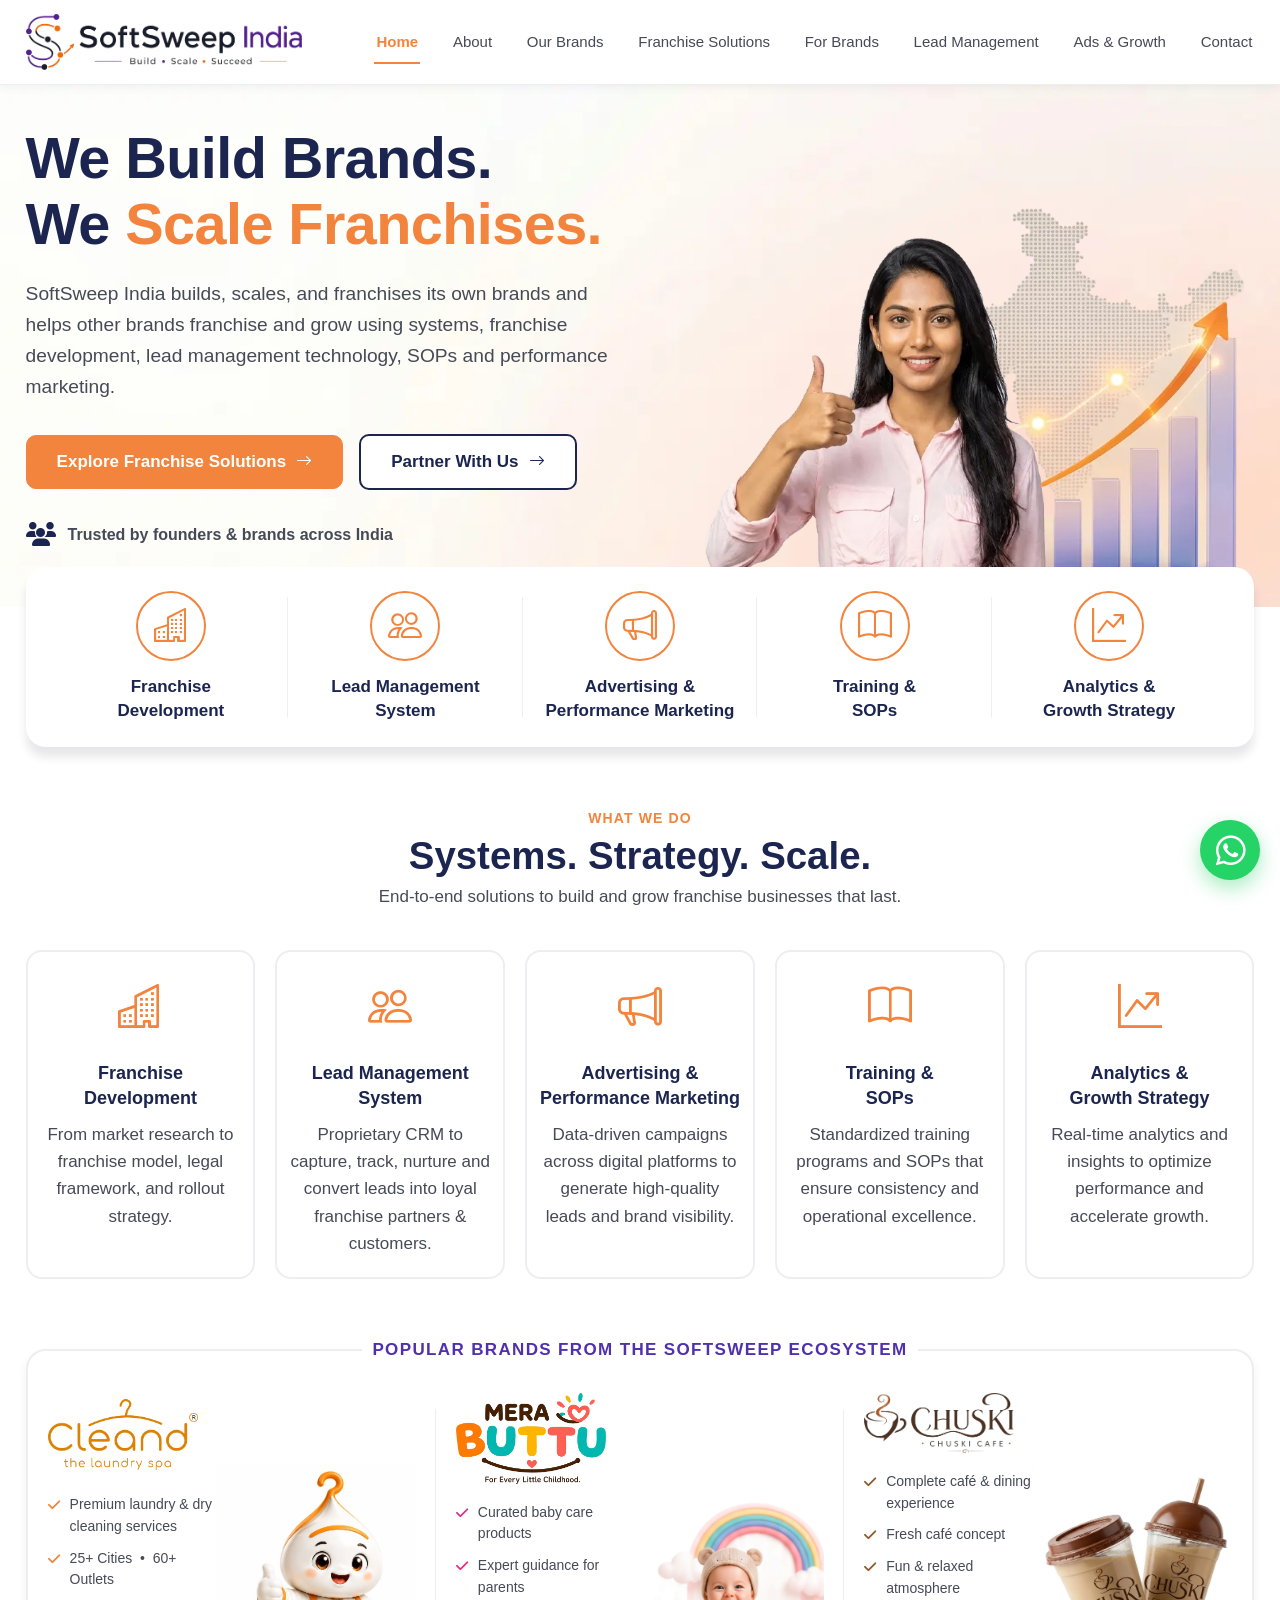
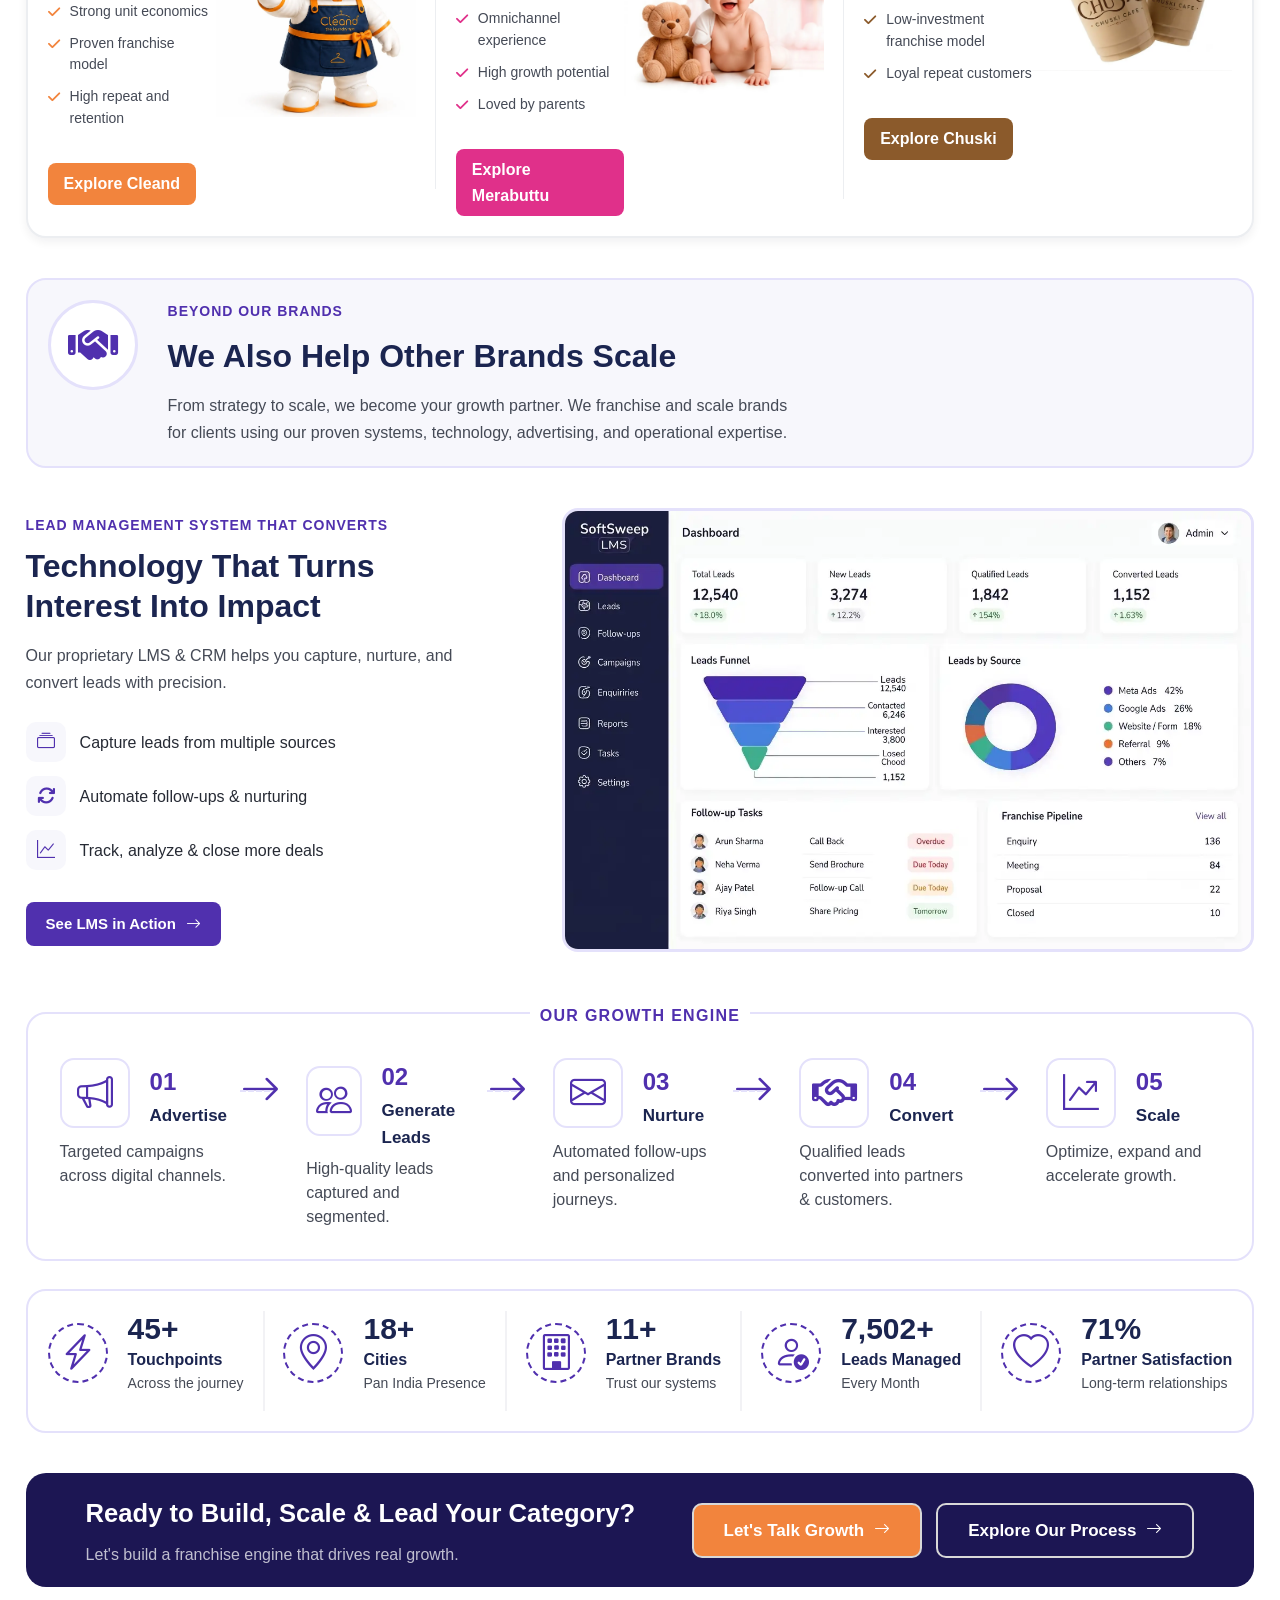
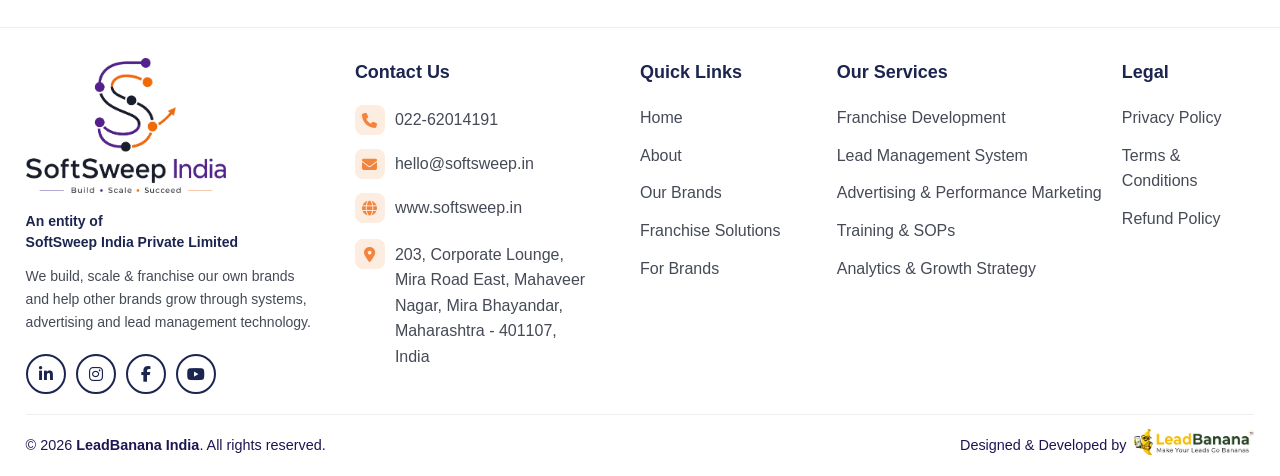
<file: index.html>
<!DOCTYPE html>
<html lang="en">

<head>
    <meta charset="UTF-8">
    <meta name="viewport" content="width=device-width, initial-scale=1.0">
    <title>SoftSweep India</title>
    <link rel="icon" type="image/png" href="images/favicon.webp">

    <link
        href="https://fonts.googleapis.com/css2?family=Lato:ital,wght@0,100;0,300;0,400;0,700;0,900;1,100;1,300;1,400;1,700;1,900&display=swap"
        rel="stylesheet">
    <link rel="stylesheet" href="https://cdn.jsdelivr.net/npm/bootstrap-icons@1.11.3/font/bootstrap-icons.min.css">
    <link rel="stylesheet" href="https://cdnjs.cloudflare.com/ajax/libs/font-awesome/6.7.2/css/all.min.css">
    <link rel="stylesheet" href="style.css">
</head>

<body>


    <header class="navbar">
        <div class="navbar__inner section-container">

            <a href="index.html" class="navbar__brand" aria-label="SoftSweep India — Home">
                <img src="images/logo.webp" alt="SoftSweep India logo" class="navbar__logo">
            </a>

            <nav class="navbar__nav" id="primaryNav">
                <ul class="navbar__links">
                    <li><a href="index.html" class="navbar__link is-active">Home</a></li>
                    <li><a href="about.html" class="navbar__link">About</a></li>
                    <li><a href="our-brands.html" class="navbar__link">Our Brands</a></li>
                    <li><a href="franchise-solution.html" class="navbar__link">Franchise Solutions</a></li>
                    <li><a href="for-brands.html" class="navbar__link">For Brands</a></li>
                    <li><a href="lead-management.html" class="navbar__link">Lead Management</a></li>
                    <li><a href="ads-growth.html" class="navbar__link">Ads &amp; Growth</a></li>
                    <li><a href="contact.html" class="navbar__link">Contact</a></li>
                </ul>
            </nav>

            <button class="navbar__toggle" id="navToggle" aria-label="Toggle navigation menu" aria-expanded="false"
                aria-controls="primaryNav">
                <span class="navbar__toggle-bar"></span>
                <span class="navbar__toggle-bar"></span>
                <span class="navbar__toggle-bar"></span>
            </button>

        </div>
    </header>


    <section class="hero">
        <div class="hero__inner section-container">

            <div class="hero__content">

                <h1 class="hero__heading">
                    We Build Brands.<br>
                    We <span class="hero__heading-accent">Scale Franchises.</span>
                </h1>

                <p class="hero__desc">
                    SoftSweep India builds, scales, and franchises its own brands
                    and helps other brands franchise and grow using systems, franchise
                    development, lead management technology, SOPs and performance marketing.
                </p>

                <div class="hero__actions">
                    <a href="franchise-solution.html" class="btn btn--primary">
                        Explore Franchise Solutions
                        <i class="bi bi-arrow-right" aria-hidden="true"></i>
                    </a>
                    <a href="contact.html#contact-form" class="btn btn--outline">
                        Partner With Us
                        <i class="bi bi-arrow-right" aria-hidden="true"></i>
                    </a>
                </div>

                <div class="hero__trust">
                    <i class="fa-solid fa-users" aria-hidden="true"></i>
                    <span>Trusted by founders &amp; brands across India</span>
                </div>
            </div>

            <div class="hero__media">
                <img src="images/hero-right.webp" alt="SoftSweep mascot holding a growth chart" class="hero__character">
            </div>

        </div>
    </section>


    <section class="features-strip">
        <div class="section-container">
            <div class="features-card">

                <div class="feature-item">
                    <span class="feature-icon"><i class="bi bi-buildings"></i></span>
                    <p class="feature-label">Franchise<br>Development</p>
                </div>

                <div class="feature-item">
                    <span class="feature-icon"><i class="bi bi-people"></i></span>
                    <p class="feature-label">Lead Management<br>System</p>
                </div>

                <div class="feature-item">
                    <span class="feature-icon"><i class="bi bi-megaphone"></i></span>
                    <p class="feature-label">Advertising &amp;<br>Performance Marketing</p>
                </div>

                <div class="feature-item">
                    <span class="feature-icon"><i class="bi bi-book"></i></span>
                    <p class="feature-label">Training &amp;<br>SOPs</p>
                </div>

                <div class="feature-item">
                    <span class="feature-icon"><i class="bi bi-graph-up-arrow"></i></span>
                    <p class="feature-label">Analytics &amp;<br>Growth Strategy</p>
                </div>

            </div>
        </div>
    </section>


    <section class="what-we-do slide-up">
        <div class="section-container">

            <div class="section-head">
                <p class="section-eyebrow">What We Do</p>
                <h2 class="section-title">Systems. Strategy. Scale.</h2>
                <p class="section-subtitle">End-to-end solutions to build and grow franchise businesses that last.</p>
            </div>

            <div class="wwd-grid">

                <div class="wwd-card slide-up">
                    <span class="wwd-icon"><i class="bi bi-buildings"></i></span>
                    <h3 class="wwd-title">Franchise<br>Development</h3>
                    <p class="wwd-desc">From market research to franchise model, legal framework, and rollout strategy.
                    </p>
                </div>

                <div class="wwd-card slide-up">
                    <span class="wwd-icon"><i class="bi bi-people"></i></span>
                    <h3 class="wwd-title">Lead Management<br>System</h3>
                    <p class="wwd-desc">Proprietary CRM to capture, track, nurture and convert leads into loyal
                        franchise partners &amp; customers.</p>
                </div>

                <div class="wwd-card slide-up">
                    <span class="wwd-icon"><i class="bi bi-megaphone"></i></span>
                    <h3 class="wwd-title">Advertising &amp;<br>Performance Marketing</h3>
                    <p class="wwd-desc">Data-driven campaigns across digital platforms to generate high-quality leads
                        and brand visibility.</p>
                </div>

                <div class="wwd-card slide-up">
                    <span class="wwd-icon"><i class="bi bi-book"></i></span>
                    <h3 class="wwd-title">Training &amp;<br>SOPs</h3>
                    <p class="wwd-desc">Standardized training programs and SOPs that ensure consistency and operational
                        excellence.</p>
                </div>

                <div class="wwd-card slide-up">
                    <span class="wwd-icon"><i class="bi bi-graph-up-arrow"></i></span>
                    <h3 class="wwd-title">Analytics &amp;<br>Growth Strategy</h3>
                    <p class="wwd-desc">Real-time analytics and insights to optimize performance and accelerate growth.
                    </p>
                </div>

            </div>
        </div>
    </section>


    <section class="brands-section slide-up">
        <div class="section-container">
            <div class="brands-card">

                <div class="brands-eyebrow-wrap">
                    <p class="brands-eyebrow">Popular Brands from the SoftSweep Ecosystem</p>
                </div>

                <div class="brands-grid">

                    <div class="brand-box brand-box--cleand slide-up">
                        <div>
                            <div class="brand-box__media">
                                <img src="images/cleand-logo.webp" alt="Cleand mascot character"
                                    class="brand-box__image">
                            </div>
                            <ul class="brand-box__checklist">
                                <li><i class="fa-solid fa-check"></i> Premium laundry &amp; dry cleaning services</li>
                                <li><i class="fa-solid fa-check"></i> 25+ Cities &nbsp;•&nbsp; 60+ Outlets</li>
                                <li><i class="fa-solid fa-check"></i> Strong unit economics</li>
                                <li><i class="fa-solid fa-check"></i> Proven franchise model</li>
                                <li><i class="fa-solid fa-check"></i> High repeat and retention</li>
                            </ul>
                            <a href="https://cleand.in/" target="_blank" class="brand-box__btn">Explore Cleand</a>
                        </div>
                        <div>
                            <img src="images/cleaned-detail-img.webp" alt="Cleand — The Laundry Spa"
                                class="brand-box__logo">
                        </div>
                    </div>

                    <div class="brand-box brand-box--merabuttu slide-up">
                        <div>
                            <div class="brand-box__media">
                                <img src="images/merabuttu-logo.webp" alt="Merabuttu baby care"
                                    class="brand-box__image">
                            </div>
                            <ul class="brand-box__checklist">
                                <li><i class="fa-solid fa-check"></i> Curated baby care products</li>
                                <li><i class="fa-solid fa-check"></i> Expert guidance for parents</li>
                                <li><i class="fa-solid fa-check"></i> Omnichannel experience</li>
                                <li><i class="fa-solid fa-check"></i> High growth potential</li>
                                <li><i class="fa-solid fa-check"></i> Loved by parents</li>
                            </ul>
                            <a href="https://merabuttu.com/" target="_blank" class="brand-box__btn">Explore
                                Merabuttu</a>
                        </div>
                        <div>
                            <img src="images/merabuttu-detail-img.webp" alt="MERABUTTU.in — The Baby Care Store"
                                class="brand-box__logo">
                        </div>
                    </div>

                    <div class="brand-box brand-box--ccafe slide-up">
                        <div>
                            <div class="brand-box__media">
                                <img src="images/chuski-cafe-logo.webp" alt="Ccafe.shop coffee and cafe experience"
                                    class="brand-box__image">
                            </div>
                            <ul class="brand-box__checklist">
                                <li><i class="fa-solid fa-check"></i> Complete café &amp; dining experience</li>
                                <li><i class="fa-solid fa-check"></i> Fresh café concept</li>
                                <li><i class="fa-solid fa-check"></i> Fun & relaxed atmosphere</li>
                                <li><i class="fa-solid fa-check"></i> Low-investment franchise model</li>
                                <li><i class="fa-solid fa-check"></i> Loyal repeat customers</li>
                            </ul>
                            <a href="https://www.chuskicafe.com/" target="_blank" class="brand-box__btn">Explore
                                Chuski</a>
                        </div>
                        <div>
                            <img src="images/chuski-detail-img.webp" alt="Ccafe.shop — Coffee & Conversations"
                                class="brand-box__logo">
                        </div>
                    </div>

                </div>
            </div>
        </div>
    </section>


    <section class="beyond-brands slide-up">
        <div class="section-container">

            <div class="beyond-banner slide-up">
                <div class="beyond-banner__icon">
                    <i class="fa-solid fa-handshake"></i>
                </div>
                <div class="beyond-banner__content">
                    <p class="beyond-banner__eyebrow">Beyond Our Brands</p>
                    <h3 class="beyond-banner__title">We Also Help Other Brands Scale</h3>
                    <p class="beyond-banner__desc">From strategy to scale, we become your growth partner. We franchise
                        and scale brands for clients using our proven systems, technology, advertising, and operational
                        expertise.</p>
                </div>
            </div>

            <div class="lms-showcase slide-up">
                <div class="lms-showcase__content">
                    <p class="lms-showcase__eyebrow">Lead Management System That Converts</p>
                    <h2 class="lms-showcase__title">Technology That Turns<br>Interest Into Impact</h2>
                    <p class="lms-showcase__desc">Our proprietary LMS &amp; CRM helps you capture, nurture, and convert
                        leads with precision.</p>

                    <ul class="lms-showcase__list">
                        <li>
                            <span class="lms-showcase__icon"><i class="bi bi-collection"></i></span>
                            <span>Capture leads from multiple sources</span>
                        </li>
                        <li>
                            <span class="lms-showcase__icon"><i class="fa-solid fa-arrows-rotate"></i></span>
                            <span>Automate follow-ups &amp; nurturing</span>
                        </li>
                        <li>
                            <span class="lms-showcase__icon"><i class="bi bi-graph-up"></i></span>
                            <span>Track, analyze &amp; close more deals</span>
                        </li>
                    </ul>

                    <a href="lead-management.html" class="lms-showcase__btn">See LMS in Action <i
                            class="bi bi-arrow-right"></i></a>
                </div>

                <div class="lms-showcase__media slide-up">
                    <img src="images/crm-dashboard.webp"
                        alt="SoftSweep LMS dashboard showing leads funnel, sources, and franchise pipeline"
                        class="lms-showcase__image">
                </div>
            </div>

        </div>
    </section>


    <section class="growth-engine slide-up">
        <div class="section-container">

            <div class="growth-steps-card slide-up">
                <div class="growth-steps-eyebrow-wrap">
                    <p class="growth-steps-eyebrow">Our Growth Engine</p>
                </div>

                <div class="growth-steps">

                    <div class="growth-step slide-up">
                        <div class="growth-step-top">
                            <span class="growth-step__icon"><i class="bi bi-megaphone"></i></span>
                            <p class="growth-step__meta"><span class="growth-step__num">01</span><span
                                    class="growth-step__title">Advertise</span></p>
                        </div>
                        <p class="growth-step__desc">Targeted campaigns across digital channels.</p>
                    </div>

                    <div class="growth-connector slide-up"><i class="bi bi-arrow-right"></i></div>

                    <div class="growth-step slide-up">
                        <div class="growth-step-top">
                            <span class="growth-step__icon"><i class="bi bi-people"></i></span>
                            <p class="growth-step__meta"><span class="growth-step__num">02</span><span
                                    class="growth-step__title">Generate Leads</span></p>
                        </div>
                        <p class="growth-step__desc">High-quality leads captured and segmented.</p>
                    </div>

                    <div class="growth-connector slide-up"><i class="bi bi-arrow-right"></i></div>

                    <div class="growth-step slide-up">
                        <div class="growth-step-top">
                            <span class="growth-step__icon"><i class="bi bi-envelope"></i></span>
                            <p class="growth-step__meta"><span class="growth-step__num">03</span><span
                                    class="growth-step__title">Nurture</span></p>
                        </div>
                        <p class="growth-step__desc">Automated follow-ups and personalized journeys.</p>
                    </div>

                    <div class="growth-connector slide-up"><i class="bi bi-arrow-right"></i></div>

                    <div class="growth-step slide-up">
                        <div class="growth-step-top">
                            <span class="growth-step__icon"><i class="fa-regular fa-handshake"></i></span>
                            <p class="growth-step__meta"><span class="growth-step__num">04</span><span
                                    class="growth-step__title">Convert</span></p>
                        </div>
                        <p class="growth-step__desc">Qualified leads converted into partners &amp; customers.</p>
                    </div>

                    <div class="growth-connector slide-up"><i class="bi bi-arrow-right"></i></div>

                    <div class="growth-step slide-up">
                        <div class="growth-step-top">
                            <span class="growth-step__icon"><i class="bi bi-graph-up-arrow"></i></span>
                            <p class="growth-step__meta"><span class="growth-step__num">05</span><span
                                    class="growth-step__title">Scale</span></p>
                        </div>
                        <p class="growth-step__desc">Optimize, expand and accelerate growth.</p>
                    </div>

                </div>
            </div>

            <div class="growth-stats-card slide-up">

                <div class="growth-stat slide-up">
                    <span class="growth-stat__icon"><i class="bi bi-lightning-charge"></i></span>
                    <div class="growth-stat-right">
                        <p class="growth-stat__number"><span class="stat-count" data-target="60">0</span>+</p>
                        <p class="growth-stat__label">Touchpoints</p>
                        <p class="growth-stat__sub">Across the journey</p>
                    </div>
                </div>

                <div class="growth-stats-devider slide-up"></div>

                <div class="growth-stat slide-up">
                    <span class="growth-stat__icon"><i class="bi bi-geo-alt"></i></span>
                    <div class="growth-stat-right">
                        <p class="growth-stat__number"><span class="stat-count" data-target="25">0</span>+</p>
                        <p class="growth-stat__label">Cities</p>
                        <p class="growth-stat__sub">Pan India Presence</p>
                    </div>
                </div>

                <div class="growth-stats-devider slide-up"></div>

                <div class="growth-stat slide-up">
                    <span class="growth-stat__icon"><i class="bi bi-building"></i></span>
                    <div class="growth-stat-right">
                        <p class="growth-stat__number"><span class="stat-count" data-target="15">0</span>+</p>
                        <p class="growth-stat__label">Partner Brands</p>
                        <p class="growth-stat__sub">Trust our systems</p>
                    </div>
                </div>

                <div class="growth-stats-devider slide-up"></div>

                <div class="growth-stat slide-up">
                    <span class="growth-stat__icon"><i class="bi bi-person-check"></i></span>
                    <div class="growth-stat-right">
                        <p class="growth-stat__number"><span class="stat-count" data-target="10000">0</span>+</p>
                        <p class="growth-stat__label">Leads Managed</p>
                        <p class="growth-stat__sub">Every Month</p>
                    </div>
                </div>

                <div class="growth-stats-devider slide-up"></div>

                <div class="growth-stat slide-up">
                    <span class="growth-stat__icon"><i class="bi bi-heart"></i></span>
                    <div class="growth-stat-right">
                        <p class="growth-stat__number"><span class="stat-count" data-target="95">0</span>%</p>
                        <p class="growth-stat__label">Partner Satisfaction</p>
                        <p class="growth-stat__sub">Long-term relationships</p>
                    </div>
                </div>

            </div>

        </div>
    </section>


    <section class="cta-banner slide-up">
        <div class="section-container">
            <div class="cta-banner__card">

                <div class="cta-banner__content">
                    <h2 class="cta-banner__title">Ready to Build, Scale &amp; Lead Your Category?</h2>
                    <p class="cta-banner__subtitle">Let's build a franchise engine that drives real growth.</p>
                </div>

                <div class="hero__actions cta-banner__actions">
                    <a href="ads-growth.html" class="btn btn--primary">
                        Let's Talk Growth
                        <i class="bi bi-arrow-right" aria-hidden="true"></i>
                    </a>
                    <a href="contact.html" class="btn btn--outline">
                        Explore Our Process
                        <i class="bi bi-arrow-right" aria-hidden="true"></i>
                    </a>
                </div>

            </div>
        </div>
    </section>



    <footer class="site-footer slide-up">
        <div class="section-container footer-inner">

            <div class="footer-col footer-col--brand slide-up">
                <a href="index.html" class="footer-brand">
                    <img src="images/logo-footer.webp" alt="">
                </a>
                <p class="footer-brand__entity">An entity of<br>SoftSweep India Private Limited</p>
                <p class="footer-brand__desc">We build, scale &amp; franchise our own brands and help other brands grow
                    through systems, advertising and lead management technology.</p>
                <div class="footer-social">
                    <a href="#" class="footer-social__link" aria-label="LinkedIn"><i
                            class="fa-brands fa-linkedin-in"></i></a>
                    <a href="#" class="footer-social__link" aria-label="Instagram"><i
                            class="fa-brands fa-instagram"></i></a>
                    <a href="#" class="footer-social__link" aria-label="Facebook"><i
                            class="fa-brands fa-facebook-f"></i></a>
                    <a href="#" class="footer-social__link" aria-label="YouTube"><i
                            class="fa-brands fa-youtube"></i></a>
                </div>
            </div>

            <div class="footer-col slide-up">
                <h4 class="footer-col__title">Contact Us</h4>
                <ul class="footer-contact-list">
                    <li>
                        <span class="footer-contact-icon"><i class="fa-solid fa-phone"></i></span>
                        <a href="tel:+912262014191">022-62014191</a>
                    </li>
                    <li>
                        <span class="footer-contact-icon"><i class="fa-solid fa-envelope"></i></span>
                        <a href="mailto:hello@softsweep.in">hello@softsweep.in</a>
                    </li>
                    <li>
                        <span class="footer-contact-icon"><i class="fa-solid fa-globe"></i></span>
                        <a href="https://softsweep.in/" target="_blank" rel="noopener">www.softsweep.in</a>
                    </li>
                    <li class="footer-contact-list__address">
                        <span class="footer-contact-icon"><i class="fa-solid fa-location-dot"></i></span>
                        <span>203, Corporate Lounge, Mira Road East, Mahaveer Nagar, Mira Bhayandar, Maharashtra -
                            401107, India</span>
                    </li>
                </ul>
            </div>

            <div class="footer-col slide-up">
                <h4 class="footer-col__title">Quick Links</h4>
                <ul class="footer-links">
                    <li><a href="index.html">Home</a></li>
                    <li><a href="about.html">About</a></li>
                    <li><a href="our-brands.html">Our Brands</a></li>
                    <li><a href="franchise-solution.html">Franchise Solutions</a></li>
                    <li><a href="for-brands.html">For Brands</a></li>
                </ul>
            </div>

            <div class="footer-col slide-up">
                <h4 class="footer-col__title">Our Services</h4>
                <ul class="footer-links">
                    <li><a href="franchise-solution.html">Franchise Development</a></li>
                    <li><a href="lead-management.html">Lead Management System</a></li>
                    <li><a href="ads-growth.html">Advertising &amp; Performance Marketing</a></li>
                    <li><a href="for-brands.html">Training &amp; SOPs</a></li>
                    <li><a href="ads-growth.html">Analytics &amp; Growth Strategy</a></li>
                </ul>
            </div>

            <div class="footer-col slide-up">
                <h4 class="footer-col__title">Legal</h4>
                <ul class="footer-links">
                    <li><a href="privacy-policy.html">Privacy Policy</a></li>
                    <li><a href="terms.html">Terms &amp; Conditions</a></li>
                    <li><a href="refund-policy.html">Refund Policy</a></li>
                </ul>
            </div>

        </div>

        <div class="section-container slide-up">
            <div class="footer-bottom">
                <p>&copy; <span>2026</span> <a href="https://leadbanana.in" target="_blank" rel="noopener">LeadBanana
                        India</a>. All rights reserved.</p>
                <p class="designed-by">Designed &amp; Developed by <a class="lead-logo" href="https://leadbanana.in"
                        target="_blank" rel="noopener">
                        <img src="images/leadbanana-logo.webp" alt="">
                    </a></p>
            </div>
        </div>
    </footer>




    <div class="whatsapp-bot" id="whatsappBot">
        <div class="bot-panel">

            <div class="bot-head">
                <div class="bot-avatar">
                    <i class="fa-brands fa-whatsapp"></i>
                </div>
                <div class="bot-head-text">
                    <strong>SoftSweep India</strong>
                    <strong>WhatsApp Assistant</strong>
                </div>
            </div>

            <p class="bot-subtitle">Choose a service or send a custom message.</p>

            <div class="bot-body">
                <button class="bot-option" data-message="I would like to know about Franchise Development.">
                    <span class="bot-option-icon icon-blue"><i class="bi bi-buildings"></i></span>
                    <span class="bot-option-label">Franchise Development</span>
                    <i class="bi bi-chevron-right bot-option-arrow"></i>
                </button>

                <button class="bot-option" data-message="I would like to Get a Lead Management.">
                    <span class="bot-option-icon icon-purple"><i class="bi bi-people"></i></span>
                    <span class="bot-option-label">Lead Management</span>
                    <i class="bi bi-chevron-right bot-option-arrow"></i>
                </button>

                <button class="bot-option" data-message="I would like to know about Performance Marketing.">
                    <span class="bot-option-icon icon-green"><i class="bi bi-megaphone"></i></span>
                    <span class="bot-option-label">Performance Marketing</span>
                    <i class="bi bi-chevron-right bot-option-arrow"></i>
                </button>

                <button class="bot-option" data-message="I would like to know About Training & SOPs.">
                    <span class="bot-option-icon icon-orange"><i class="bi bi-book"></i></span>
                    <span class="bot-option-label">Training & SOPs</span>
                    <i class="bi bi-chevron-right bot-option-arrow"></i>
                </button>

                <div class="bot-input">
                    <input id="botMessage" type="text" placeholder="Type your message">
                    <button class="btn-send" id="botSend" type="button">Send</button>
                </div>
            </div>

            <div class="bot-footer">
                <span>Powered by</span>
                <img src="images/leadbanana-logo.webp" alt="">
            </div>

        </div>

        <button class="bot-float" type="button">
            <span class="bot-float-icon">
                <i class="fa-brands fa-whatsapp"></i>
            </span>
            <span class="bot-text">Connect with SoftSweep India</span>
        </button>
    </div>



    <!-- for header -->
    <script>
        document.addEventListener('DOMContentLoaded', () => {
            const toggle = document.getElementById('navToggle');
            const nav = document.getElementById('primaryNav');
            const links = nav.querySelectorAll('.navbar__link');

            // Open / close mobile menu
            const closeMenu = () => {
                nav.classList.remove('is-open');
                toggle.setAttribute('aria-expanded', 'false');
                document.body.style.overflow = '';
            };

            const openMenu = () => {
                nav.classList.add('is-open');
                toggle.setAttribute('aria-expanded', 'true');
                document.body.style.overflow = 'hidden';
            };

            toggle.addEventListener('click', () => {
                const isOpen = nav.classList.contains('is-open');
                isOpen ? closeMenu() : openMenu();
            });

            // Close mobile menu after selecting a link
            links.forEach(link => {
                link.addEventListener('click', () => {
                    links.forEach(l => l.classList.remove('is-active'));
                    link.classList.add('is-active');
                    closeMenu();
                });
            });

            // Close mobile menu on resize back to desktop width
            window.addEventListener('resize', () => {
                if (window.innerWidth > 1200) closeMenu();
            });

            // Close mobile menu on outside click
            document.addEventListener('click', (e) => {
                const isClickInside = nav.contains(e.target) || toggle.contains(e.target);
                if (!isClickInside && nav.classList.contains('is-open')) {
                    closeMenu();
                }
            });
        });

    </script>


    <!-- for counter -->
    <script>
        document.addEventListener('DOMContentLoaded', () => {
            const counters = document.querySelectorAll('.stat-count');
            if (!counters.length) return;

            const duration = 1600; // ms

            const animateCount = (el) => {
                const target = parseFloat(el.getAttribute('data-target'));
                const start = performance.now();

                const step = (now) => {
                    const progress = Math.min((now - start) / duration, 1);
                    // ease-out for a natural deceleration near the end
                    const eased = 1 - Math.pow(1 - progress, 3);
                    const current = Math.floor(eased * target);

                    el.textContent = current.toLocaleString('en-IN');

                    if (progress < 1) {
                        requestAnimationFrame(step);
                    } else {
                        el.textContent = target.toLocaleString('en-IN');
                    }
                };

                requestAnimationFrame(step);
            };

            const observer = new IntersectionObserver((entries) => {
                entries.forEach(entry => {
                    if (entry.isIntersecting) {
                        animateCount(entry.target);
                        observer.unobserve(entry.target);
                    }
                });
            }, { threshold: 0.4 });

            counters.forEach(el => observer.observe(el));
        });

    </script>


    <!-- script for slide up animation -->
    <script>
        document.addEventListener('DOMContentLoaded', () => {

            // Create the "Eye" (Observer)
            const slideUpObserver = new IntersectionObserver((entries) => {
                entries.forEach(entry => {
                    // If the element enters the screen
                    if (entry.isIntersecting) {
                        entry.target.classList.add('active');

                        // Once it has slid up, stop watching it (until refresh)
                        slideUpObserver.unobserve(entry.target);
                    }
                });
            }, {
                threshold: 0, // Starts when 0% of the element is visible
                rootMargin: "0px 0px -50px 0px" // Slight offset so it triggers before it hits the very bottom
            });

            // Find everything with the "slide-up" class and start watching it
            const slideUpElements = document.querySelectorAll('.slide-up');
            slideUpElements.forEach(el => slideUpObserver.observe(el));

        });
    </script>


    <!-- whatsapp-bot -->
    <script>
        const qs = (sel, parent = document) => parent.querySelector(sel);
        const qsa = (sel, parent = document) => parent.querySelectorAll(sel);

        function initWhatsAppBot() {
            const container = qs("#whatsappBot");
            if (!container) return;

            const floatBtn = qs(".bot-float", container);
            const input = qs("#botMessage", container);
            const send = qs("#botSend", container);
            const options = qsa(".bot-option", container);

            floatBtn.addEventListener("click", (e) => {
                e.stopPropagation();
                container.classList.toggle("active");
            });

            options.forEach(button => {
                button.addEventListener("click", () => {
                    const msg = button.getAttribute("data-message");
                    window.open(`https://wa.me/+912262014191?text=${encodeURIComponent(msg)}`, "_blank");
                });
            });

            send.addEventListener("click", () => {
                const text = input.value.trim() || "Hello!";
                window.open(`https://wa.me/+912262014191?text=${encodeURIComponent(text)}`, "_blank");
            });

            // Close when clicking anywhere outside the widget
            document.addEventListener("click", (e) => {
                if (container.classList.contains("active") && !container.contains(e.target)) {
                    container.classList.remove("active");
                }
            });

            // Prevent clicks inside the panel from bubbling up and closing it
            qs(".bot-panel", container).addEventListener("click", (e) => e.stopPropagation());
        }

        document.addEventListener("DOMContentLoaded", initWhatsAppBot);
    </script>


</body>

</html>
</file>
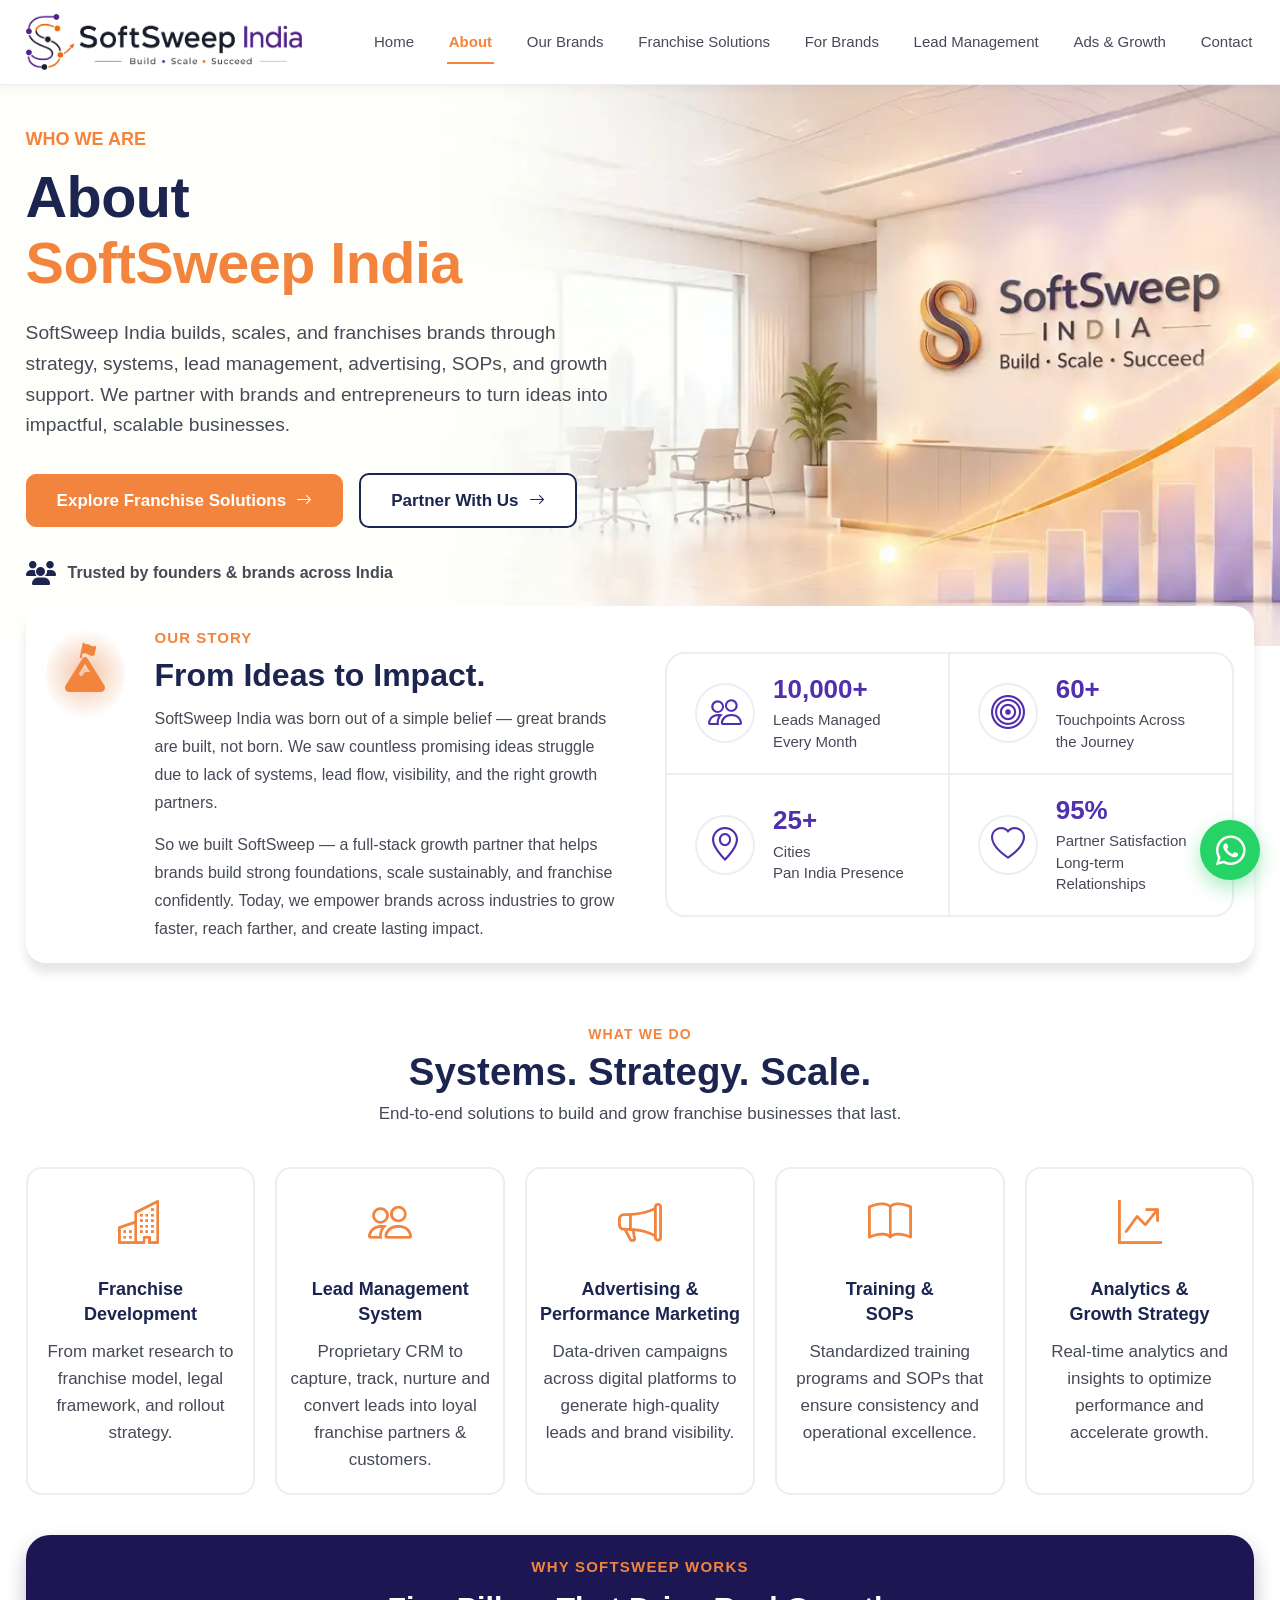
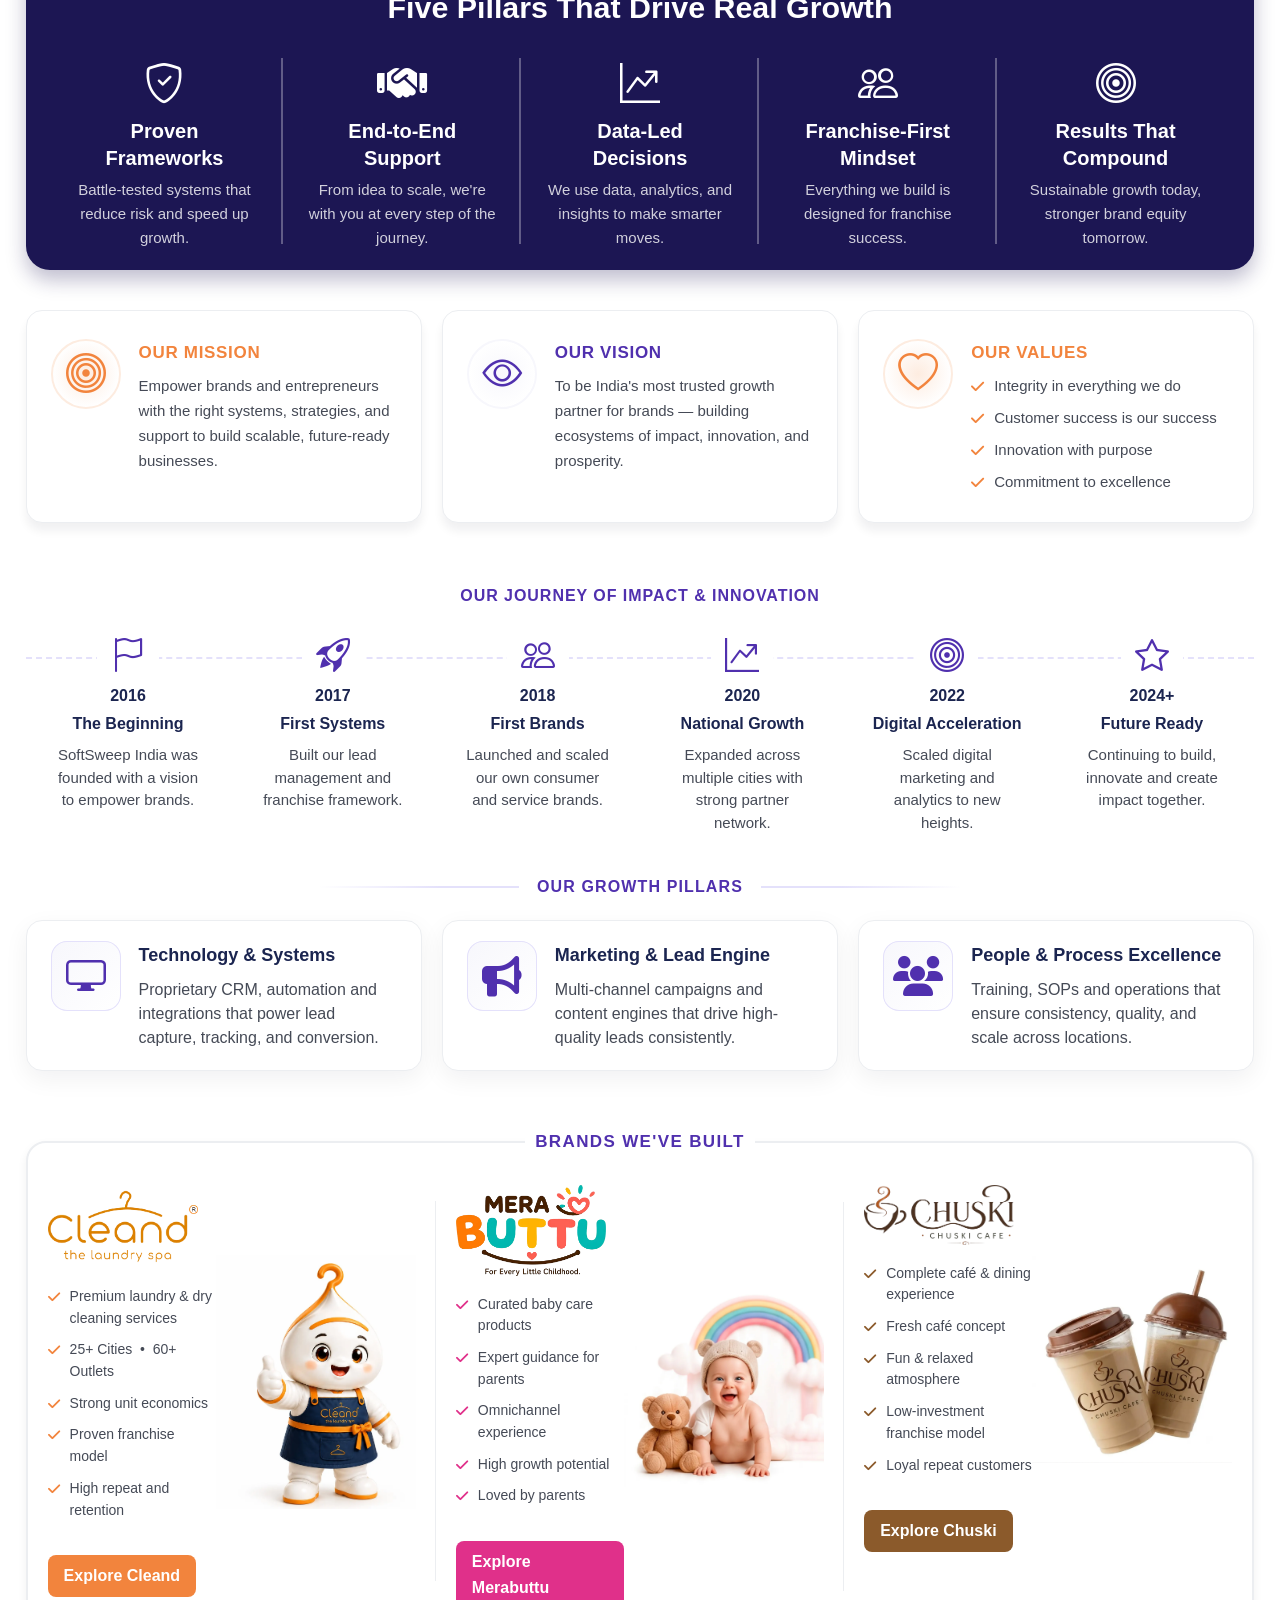
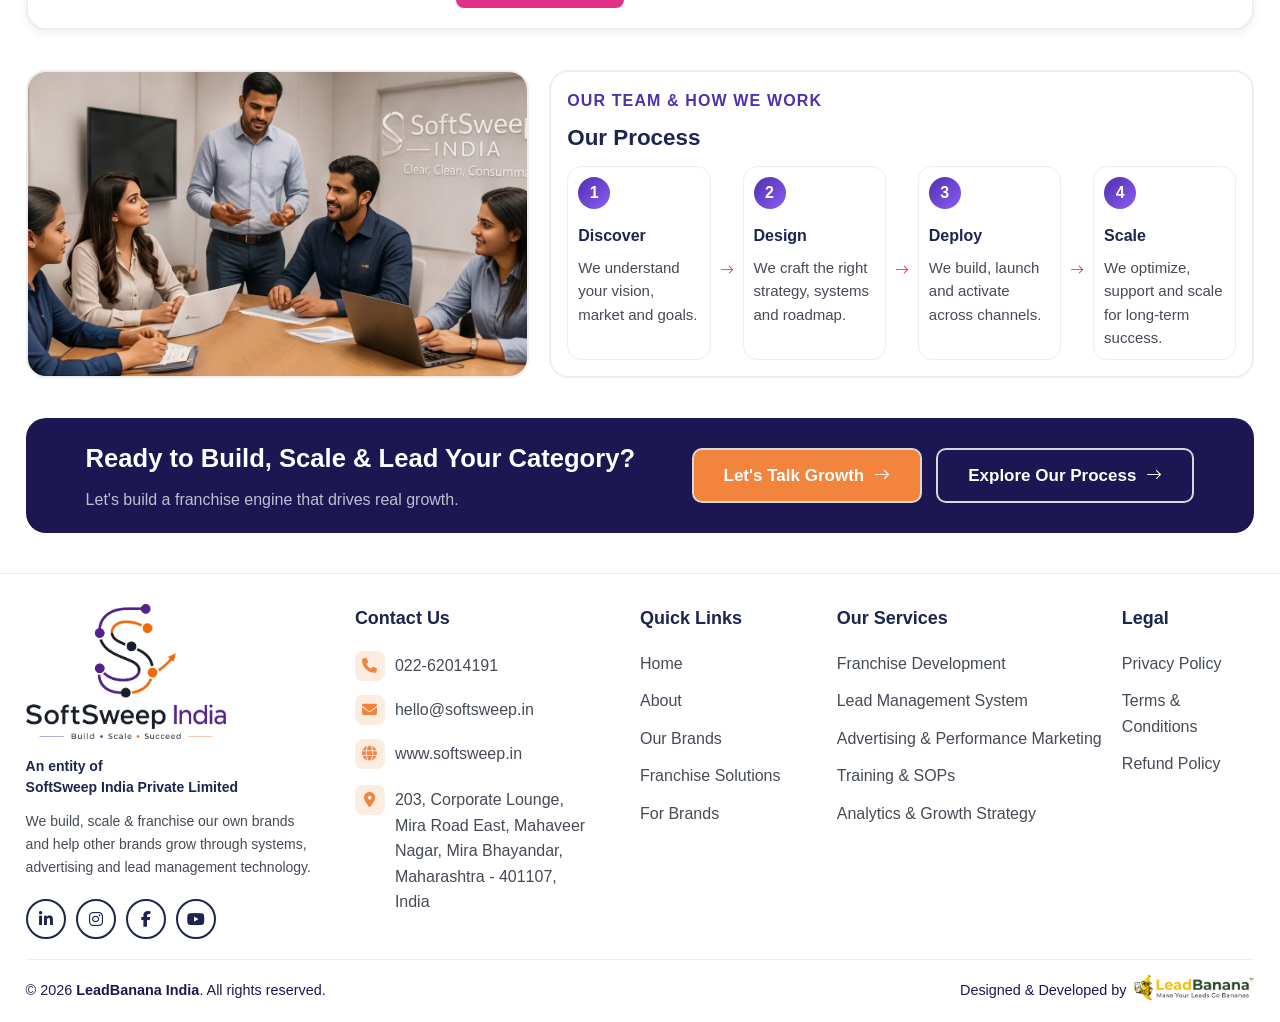
<file: about.html>
<!DOCTYPE html>
<html lang="en">

<head>
    <meta charset="UTF-8">
    <meta name="viewport" content="width=device-width, initial-scale=1.0">
    <title>About - SoftSweep India</title>
    <link rel="icon" type="image/png" href="images/favicon.webp">

    <link
        href="https://fonts.googleapis.com/css2?family=Lato:ital,wght@0,100;0,300;0,400;0,700;0,900;1,100;1,300;1,400;1,700;1,900&display=swap"
        rel="stylesheet">
    <link rel="stylesheet" href="https://cdn.jsdelivr.net/npm/bootstrap-icons@1.11.3/font/bootstrap-icons.min.css">
    <link rel="stylesheet" href="https://cdnjs.cloudflare.com/ajax/libs/font-awesome/6.7.2/css/all.min.css">
    <link rel="stylesheet" href="style.css">
</head>

<body>


    <header class="navbar">
        <div class="navbar__inner section-container">

            <a href="index.html" class="navbar__brand" aria-label="SoftSweep India — Home">
                <img src="images/logo.webp" alt="SoftSweep India logo" class="navbar__logo">
            </a>

            <nav class="navbar__nav" id="primaryNav">
                <ul class="navbar__links">
                    <li><a href="index.html" class="navbar__link">Home</a></li>
                    <li><a href="about.html" class="navbar__link is-active">About</a></li>
                    <li><a href="our-brands.html" class="navbar__link">Our Brands</a></li>
                    <li><a href="franchise-solution.html" class="navbar__link">Franchise Solutions</a></li>
                    <li><a href="for-brands.html" class="navbar__link">For Brands</a></li>
                    <li><a href="lead-management.html" class="navbar__link">Lead Management</a></li>
                    <li><a href="ads-growth.html" class="navbar__link">Ads &amp; Growth</a></li>
                    <li><a href="contact.html" class="navbar__link">Contact</a></li>
                </ul>
            </nav>

            <button class="navbar__toggle" id="navToggle" aria-label="Toggle navigation menu" aria-expanded="false"
                aria-controls="primaryNav">
                <span class="navbar__toggle-bar"></span>
                <span class="navbar__toggle-bar"></span>
                <span class="navbar__toggle-bar"></span>
            </button>

        </div>
    </header>


    <section class="hero about-hero">
        <div class="hero__inner section-container">

            <div class="hero__content">

                <span class="hero-eyebrow">WHO WE ARE</span>

                <h1 class="hero__heading">
                    About<br>
                    <span class="hero__heading-accent">SoftSweep India</span>
                </h1>

                <p class="hero__desc">
                    SoftSweep India builds, scales, and franchises brands through strategy, systems, lead management,
                    advertising, SOPs, and growth support. We partner with brands and entrepreneurs to turn ideas into
                    impactful, scalable businesses.
                </p>

                <div class="hero__actions">
                    <a href="franchise-solution.html" class="btn btn--primary">
                        Explore Franchise Solutions
                        <i class="bi bi-arrow-right" aria-hidden="true"></i>
                    </a>
                    <a href="contact.html#contact-form" class="btn btn--outline">
                        Partner With Us
                        <i class="bi bi-arrow-right" aria-hidden="true"></i>
                    </a>
                </div>

                <div class="hero__trust">
                    <i class="fa-solid fa-users" aria-hidden="true"></i>
                    <span>Trusted by founders &amp; brands across India</span>
                </div>
            </div>

        </div>
    </section>


    <section class="features-strip">
        <div class="section-container">

            <div class="story-grid features-card">

                <div class="story-content">
                    <div class="story-icon-wrap">
                        <i class="fa-solid fa-mountain story-icon-base"></i>
                        <i class="fa-solid fa-flag story-icon-flag"></i>
                    </div>
                    <div>
                        <p class="story-eyebrow">Our Story</p>
                        <h2 class="story-title">From Ideas to Impact.</h2>
                        <p class="story-desc">SoftSweep India was born out of a simple belief — great brands are built,
                            not
                            born. We saw countless promising ideas struggle due to lack of systems, lead flow,
                            visibility,
                            and the right growth partners.</p>
                        <p class="story-desc">So we built SoftSweep — a full-stack growth partner that helps brands
                            build
                            strong foundations, scale sustainably, and franchise confidently. Today, we empower brands
                            across industries to grow faster, reach farther, and create lasting impact.</p>
                    </div>
                </div>

                <div class="story-stats-card">

                    <div class="story-stat">
                        <span class="story-stat__icon"><i class="bi bi-people"></i></span>
                        <span class="story-stat__text">
                            <span class="story-stat__number">10,000+</span>
                            <span class="story-stat__label">Leads Managed<br>Every Month</span>
                        </span>
                    </div>

                    <div class="story-stat">
                        <span class="story-stat__icon"><i class="bi bi-bullseye"></i></span>
                        <span class="story-stat__text">
                            <span class="story-stat__number">60+</span>
                            <span class="story-stat__label">Touchpoints Across<br>the Journey</span>
                        </span>
                    </div>

                    <div class="story-stat">
                        <span class="story-stat__icon"><i class="bi bi-geo-alt"></i></span>
                        <span class="story-stat__text">
                            <span class="story-stat__number">25+</span>
                            <span class="story-stat__label">Cities<br>Pan India Presence</span>
                        </span>
                    </div>

                    <div class="story-stat">
                        <span class="story-stat__icon"><i class="bi bi-heart"></i></span>
                        <span class="story-stat__text">
                            <span class="story-stat__number">95%</span>
                            <span class="story-stat__label">Partner Satisfaction<br>Long-term Relationships</span>
                        </span>
                    </div>

                </div>
            </div>

        </div>
    </section>


    <section class="what-we-do slide-up">
        <div class="section-container">

            <div class="section-head">
                <p class="section-eyebrow">What We Do</p>
                <h2 class="section-title">Systems. Strategy. Scale.</h2>
                <p class="section-subtitle">End-to-end solutions to build and grow franchise businesses that last.</p>
            </div>

            <div class="wwd-grid">

                <div class="wwd-card slide-up">
                    <span class="wwd-icon"><i class="bi bi-buildings"></i></span>
                    <h3 class="wwd-title">Franchise<br>Development</h3>
                    <p class="wwd-desc">From market research to franchise model, legal framework, and rollout strategy.
                    </p>
                </div>

                <div class="wwd-card slide-up">
                    <span class="wwd-icon"><i class="bi bi-people"></i></span>
                    <h3 class="wwd-title">Lead Management<br>System</h3>
                    <p class="wwd-desc">Proprietary CRM to capture, track, nurture and convert leads into loyal
                        franchise partners &amp; customers.</p>
                </div>

                <div class="wwd-card slide-up">
                    <span class="wwd-icon"><i class="bi bi-megaphone"></i></span>
                    <h3 class="wwd-title">Advertising &amp;<br>Performance Marketing</h3>
                    <p class="wwd-desc">Data-driven campaigns across digital platforms to generate high-quality leads
                        and brand visibility.</p>
                </div>

                <div class="wwd-card slide-up">
                    <span class="wwd-icon"><i class="bi bi-book"></i></span>
                    <h3 class="wwd-title">Training &amp;<br>SOPs</h3>
                    <p class="wwd-desc">Standardized training programs and SOPs that ensure consistency and operational
                        excellence.</p>
                </div>

                <div class="wwd-card slide-up">
                    <span class="wwd-icon"><i class="bi bi-graph-up-arrow"></i></span>
                    <h3 class="wwd-title">Analytics &amp;<br>Growth Strategy</h3>
                    <p class="wwd-desc">Real-time analytics and insights to optimize performance and accelerate growth.
                    </p>
                </div>

            </div>
        </div>
    </section>


    <section class="pillars-section slide-up">
        <div class="section-container">
            <div class="pillars-card">

                <p class="pillars-eyebrow">Why SoftSweep Works</p>
                <h2 class="pillars-title">Five Pillars That Drive Real Growth</h2>

                <div class="pillars-grid">

                    <div class="pillar-item slide-up">
                        <span class="pillar-icon"><i class="bi bi-shield-check"></i></span>
                        <h3 class="pillar-title">Proven<br>Frameworks</h3>
                        <p class="pillar-desc">Battle-tested systems that reduce risk and speed up growth.</p>
                    </div>

                    <div class="pillar-item slide-up">
                        <span class="pillar-icon"><i class="fa-solid fa-handshake"></i></span>
                        <h3 class="pillar-title">End-to-End<br>Support</h3>
                        <p class="pillar-desc">From idea to scale, we're with you at every step of the journey.</p>
                    </div>

                    <div class="pillar-item slide-up">
                        <span class="pillar-icon"><i class="bi bi-graph-up-arrow"></i></span>
                        <h3 class="pillar-title">Data-Led<br>Decisions</h3>
                        <p class="pillar-desc">We use data, analytics, and insights to make smarter moves.</p>
                    </div>

                    <div class="pillar-item slide-up">
                        <span class="pillar-icon"><i class="bi bi-people"></i></span>
                        <h3 class="pillar-title">Franchise-First<br>Mindset</h3>
                        <p class="pillar-desc">Everything we build is designed for franchise success.</p>
                    </div>

                    <div class="pillar-item slide-up">
                        <span class="pillar-icon"><i class="bi bi-bullseye"></i></span>
                        <h3 class="pillar-title">Results That<br>Compound</h3>
                        <p class="pillar-desc">Sustainable growth today, stronger brand equity tomorrow.</p>
                    </div>

                </div>
            </div>
        </div>
    </section>


    <section class="mission-vision-values slide-up">
        <div class="section-container">
            <div class="mvv-grid">

                <div class="mvv-card slide-up">
                    <div class="mvv-icon mvv-icon--accent">
                        <i class="bi bi-bullseye"></i>
                    </div>
                    <div class="mvv-content">
                        <p class="mvv-title mvv-title--accent">Our Mission</p>
                        <p class="mvv-desc">Empower brands and entrepreneurs with the right systems, strategies, and
                            support to build scalable, future-ready businesses.</p>
                    </div>
                </div>

                <div class="mvv-card slide-up">
                    <div class="mvv-icon mvv-icon--indigo">
                        <i class="bi bi-eye"></i>
                    </div>
                    <div class="mvv-content">
                        <p class="mvv-title mvv-title--indigo">Our Vision</p>
                        <p class="mvv-desc">To be India's most trusted growth partner for brands — building ecosystems
                            of impact, innovation, and prosperity.</p>
                    </div>
                </div>

                <div class="mvv-card slide-up">
                    <div class="mvv-icon mvv-icon--accent">
                        <i class="bi bi-heart"></i>
                    </div>
                    <div class="mvv-content">
                        <p class="mvv-title mvv-title--accent">Our Values</p>
                        <ul class="mvv-values-list">
                            <li><i class="fa-solid fa-check"></i> Integrity in everything we do</li>
                            <li><i class="fa-solid fa-check"></i> Customer success is our success</li>
                            <li><i class="fa-solid fa-check"></i> Innovation with purpose</li>
                            <li><i class="fa-solid fa-check"></i> Commitment to excellence</li>
                        </ul>
                    </div>
                </div>

            </div>
        </div>
    </section>


    <section class="journey-timeline slide-up">
        <div class="section-container">
            <p class="journey-eyebrow">Our Journey of Impact &amp; Innovation</p>

            <div class="timeline">

                <div class="timeline-item slide-up">
                    <span class="timeline-icon"><i class="bi bi-flag"></i></span>
                    <p class="timeline-year">2016</p>
                    <p class="timeline-title">The Beginning</p>
                    <p class="timeline-desc">SoftSweep India was founded with a vision to empower brands.</p>
                </div>

                <div class="timeline-item slide-up">
                    <span class="timeline-icon"><i class="bi bi-rocket-takeoff"></i></span>
                    <p class="timeline-year">2017</p>
                    <p class="timeline-title">First Systems</p>
                    <p class="timeline-desc">Built our lead management and franchise framework.</p>
                </div>

                <div class="timeline-item slide-up">
                    <span class="timeline-icon"><i class="bi bi-people"></i></span>
                    <p class="timeline-year">2018</p>
                    <p class="timeline-title">First Brands</p>
                    <p class="timeline-desc">Launched and scaled our own consumer and service brands.</p>
                </div>

                <div class="timeline-item slide-up">
                    <span class="timeline-icon"><i class="bi bi-graph-up-arrow"></i></span>
                    <p class="timeline-year">2020</p>
                    <p class="timeline-title">National Growth</p>
                    <p class="timeline-desc">Expanded across multiple cities with strong partner network.</p>
                </div>

                <div class="timeline-item slide-up">
                    <span class="timeline-icon"><i class="bi bi-bullseye"></i></span>
                    <p class="timeline-year">2022</p>
                    <p class="timeline-title">Digital Acceleration</p>
                    <p class="timeline-desc">Scaled digital marketing and analytics to new heights.</p>
                </div>

                <div class="timeline-item slide-up">
                    <span class="timeline-icon"><i class="bi bi-star"></i></span>
                    <p class="timeline-year">2024+</p>
                    <p class="timeline-title">Future Ready</p>
                    <p class="timeline-desc">Continuing to build, innovate and create impact together.</p>
                </div>

            </div>
        </div>
    </section>


    <section class="growth-pillars-2 slide-up">
        <div class="section-container">

            <div class="gp-eyebrow-wrap">
                <span class="gp-eyebrow-line"></span>
                <p class="gp-eyebrow">Our Growth Pillars</p>
                <span class="gp-eyebrow-line"></span>
            </div>

            <div class="gp-grid">

                <div class="gp-card slide-up">
                    <div class="gp-icon"><i class="bi bi-display"></i></div>
                    <div class="gp-content">
                        <h3 class="gp-title">Technology &amp; Systems</h3>
                        <p class="gp-desc">Proprietary CRM, automation and integrations that power lead capture,
                            tracking, and conversion.</p>
                    </div>
                </div>

                <div class="gp-card slide-up">
                    <div class="gp-icon"><i class="fa-solid fa-bullhorn"></i></div>
                    <div class="gp-content">
                        <h3 class="gp-title">Marketing &amp; Lead Engine</h3>
                        <p class="gp-desc">Multi-channel campaigns and content engines that drive high-quality leads
                            consistently.</p>
                    </div>
                </div>

                <div class="gp-card slide-up">
                    <div class="gp-icon"><i class="fa-solid fa-users"></i></div>
                    <div class="gp-content">
                        <h3 class="gp-title">People &amp; Process Excellence</h3>
                        <p class="gp-desc">Training, SOPs and operations that ensure consistency, quality, and scale
                            across locations.</p>
                    </div>
                </div>

            </div>
        </div>
    </section>


    <section class="brands-section slide-up">
        <div class="section-container">
            <div class="brands-card">

                <div class="brands-eyebrow-wrap">
                    <p class="brands-eyebrow">BRANDS WE'VE BUILT</p>
                </div>

                <div class="brands-grid">

                    <div class="brand-box brand-box--cleand slide-up">
                        <div>
                            <div class="brand-box__media">
                                <img src="images/cleand-logo.webp" alt="Cleand mascot character"
                                    class="brand-box__image">
                            </div>
                            <ul class="brand-box__checklist">
                                <li><i class="fa-solid fa-check"></i> Premium laundry &amp; dry cleaning services</li>
                                <li><i class="fa-solid fa-check"></i> 25+ Cities &nbsp;•&nbsp; 60+ Outlets</li>
                                <li><i class="fa-solid fa-check"></i> Strong unit economics</li>
                                <li><i class="fa-solid fa-check"></i> Proven franchise model</li>
                                <li><i class="fa-solid fa-check"></i> High repeat and retention</li>
                            </ul>
                            <a href="https://cleand.in/" target="_blank" class="brand-box__btn">Explore Cleand</a>
                        </div>
                        <div>
                            <img src="images/cleaned-detail-img.webp" alt="Cleand — The Laundry Spa"
                                class="brand-box__logo">
                        </div>
                    </div>

                    <div class="brand-box brand-box--merabuttu slide-up">
                        <div>
                            <div class="brand-box__media">
                                <img src="images/merabuttu-logo.webp" alt="Merabuttu baby care"
                                    class="brand-box__image">
                            </div>
                            <ul class="brand-box__checklist">
                                <li><i class="fa-solid fa-check"></i> Curated baby care products</li>
                                <li><i class="fa-solid fa-check"></i> Expert guidance for parents</li>
                                <li><i class="fa-solid fa-check"></i> Omnichannel experience</li>
                                <li><i class="fa-solid fa-check"></i> High growth potential</li>
                                <li><i class="fa-solid fa-check"></i> Loved by parents</li>
                            </ul>
                            <a href="https://merabuttu.com/" target="_blank" class="brand-box__btn">Explore
                                Merabuttu</a>
                        </div>
                        <div>
                            <img src="images/merabuttu-detail-img.webp" alt="MERABUTTU.in — The Baby Care Store"
                                class="brand-box__logo">
                        </div>
                    </div>

                    <div class="brand-box brand-box--ccafe slide-up">
                        <div>
                            <div class="brand-box__media">
                                <img src="images/chuski-cafe-logo.webp" alt="Ccafe.shop coffee and cafe experience"
                                    class="brand-box__image">
                            </div>
                            <ul class="brand-box__checklist">
                                <li><i class="fa-solid fa-check"></i> Complete café &amp; dining experience</li>
                                <li><i class="fa-solid fa-check"></i> Fresh café concept</li>
                                <li><i class="fa-solid fa-check"></i> Fun & relaxed atmosphere</li>
                                <li><i class="fa-solid fa-check"></i> Low-investment franchise model</li>
                                <li><i class="fa-solid fa-check"></i> Loyal repeat customers</li>
                            </ul>
                            <a href="https://www.chuskicafe.com/" target="_blank" class="brand-box__btn">Explore
                                Chuski</a>
                        </div>
                        <div>
                            <img src="images/chuski-detail-img.webp" alt="Ccafe.shop — Coffee & Conversations"
                                class="brand-box__logo">
                        </div>
                    </div>

                </div>
            </div>
        </div>
    </section>


    <section class="team-process slide-up">
        <div class="section-container">
            <div class="team-process-grid">

                <div class="team-process__media slide-up">
                    <img src="images/about-team.webp" alt="SoftSweep India team collaborating"
                        class="team-process__image">
                </div>

                <div class="team-process__content slide-up">
                    <p class="team-process__eyebrow">Our Team &amp; How We Work</p>
                    <h2 class="team-process__title">Our Process</h2>

                    <div class="process-steps">

                        <div class="process-step slide-up">
                            <span class="process-step__num">1</span>
                            <h3 class="process-step__title">Discover</h3>
                            <p class="process-step__desc">We understand your vision, market and goals.</p>
                        </div>

                        <div class="process-connector slide-up"><i class="bi bi-arrow-right"></i></div>

                        <div class="process-step slide-up">
                            <span class="process-step__num">2</span>
                            <h3 class="process-step__title">Design</h3>
                            <p class="process-step__desc">We craft the right strategy, systems and roadmap.</p>
                        </div>

                        <div class="process-connector slide-up"><i class="bi bi-arrow-right"></i></div>

                        <div class="process-step slide-up">
                            <span class="process-step__num">3</span>
                            <h3 class="process-step__title">Deploy</h3>
                            <p class="process-step__desc">We build, launch and activate across channels.</p>
                        </div>

                        <div class="process-connector slide-up"><i class="bi bi-arrow-right"></i></div>

                        <div class="process-step slide-up">
                            <span class="process-step__num">4</span>
                            <h3 class="process-step__title">Scale</h3>
                            <p class="process-step__desc">We optimize, support and scale for long-term success.</p>
                        </div>

                    </div>
                </div>

            </div>
        </div>
    </section>


    <section class="cta-banner slide-up">
        <div class="section-container">
            <div class="cta-banner__card">

                <div class="cta-banner__content">
                    <h2 class="cta-banner__title">Ready to Build, Scale &amp; Lead Your Category?</h2>
                    <p class="cta-banner__subtitle">Let's build a franchise engine that drives real growth.</p>
                </div>

                <div class="hero__actions cta-banner__actions">
                    <a href="ads-growth.html" class="btn btn--primary">
                        Let's Talk Growth
                        <i class="bi bi-arrow-right" aria-hidden="true"></i>
                    </a>
                    <a href="contact.html" class="btn btn--outline">
                        Explore Our Process
                        <i class="bi bi-arrow-right" aria-hidden="true"></i>
                    </a>
                </div>

            </div>
        </div>
    </section>


    <footer class="site-footer slide-up">
        <div class="section-container footer-inner">

            <div class="footer-col footer-col--brand slide-up">
                <a href="index.html" class="footer-brand">
                    <img src="images/logo-footer.webp" alt="">
                </a>
                <p class="footer-brand__entity">An entity of<br>SoftSweep India Private Limited</p>
                <p class="footer-brand__desc">We build, scale &amp; franchise our own brands and help other brands grow
                    through systems, advertising and lead management technology.</p>
                <div class="footer-social">
                    <a href="#" class="footer-social__link" aria-label="LinkedIn"><i
                            class="fa-brands fa-linkedin-in"></i></a>
                    <a href="#" class="footer-social__link" aria-label="Instagram"><i
                            class="fa-brands fa-instagram"></i></a>
                    <a href="#" class="footer-social__link" aria-label="Facebook"><i
                            class="fa-brands fa-facebook-f"></i></a>
                    <a href="#" class="footer-social__link" aria-label="YouTube"><i
                            class="fa-brands fa-youtube"></i></a>
                </div>
            </div>

            <div class="footer-col slide-up">
                <h4 class="footer-col__title">Contact Us</h4>
                <ul class="footer-contact-list">
                    <li>
                        <span class="footer-contact-icon"><i class="fa-solid fa-phone"></i></span>
                        <a href="tel:+912262014191">022-62014191</a>
                    </li>
                    <li>
                        <span class="footer-contact-icon"><i class="fa-solid fa-envelope"></i></span>
                        <a href="mailto:hello@softsweep.in">hello@softsweep.in</a>
                    </li>
                    <li>
                        <span class="footer-contact-icon"><i class="fa-solid fa-globe"></i></span>
                        <a href="https://softsweep.in/" target="_blank" rel="noopener">www.softsweep.in</a>
                    </li>
                    <li class="footer-contact-list__address">
                        <span class="footer-contact-icon"><i class="fa-solid fa-location-dot"></i></span>
                        <span>203, Corporate Lounge, Mira Road East, Mahaveer Nagar, Mira Bhayandar, Maharashtra -
                            401107, India</span>
                    </li>
                </ul>
            </div>

            <div class="footer-col slide-up">
                <h4 class="footer-col__title">Quick Links</h4>
                <ul class="footer-links">
                    <li><a href="index.html">Home</a></li>
                    <li><a href="about.html">About</a></li>
                    <li><a href="our-brands.html">Our Brands</a></li>
                    <li><a href="franchise-solution.html">Franchise Solutions</a></li>
                    <li><a href="for-brands.html">For Brands</a></li>
                </ul>
            </div>

            <div class="footer-col slide-up">
                <h4 class="footer-col__title">Our Services</h4>
                <ul class="footer-links">
                    <li><a href="franchise-solution.html">Franchise Development</a></li>
                    <li><a href="lead-management.html">Lead Management System</a></li>
                    <li><a href="ads-growth.html">Advertising &amp; Performance Marketing</a></li>
                    <li><a href="for-brands.html">Training &amp; SOPs</a></li>
                    <li><a href="ads-growth.html">Analytics &amp; Growth Strategy</a></li>
                </ul>
            </div>

            <div class="footer-col slide-up">
                <h4 class="footer-col__title">Legal</h4>
                <ul class="footer-links">
                    <li><a href="privacy-policy.html">Privacy Policy</a></li>
                    <li><a href="terms.html">Terms &amp; Conditions</a></li>
                    <li><a href="refund-policy.html">Refund Policy</a></li>
                </ul>
            </div>

        </div>

        <div class="section-container slide-up">
            <div class="footer-bottom">
                <p>&copy; <span>2026</span> <a href="https://leadbanana.in" target="_blank" rel="noopener">LeadBanana
                        India</a>. All rights reserved.</p>
                <p class="designed-by">Designed &amp; Developed by <a class="lead-logo" href="https://leadbanana.in"
                        target="_blank" rel="noopener">
                        <img src="images/leadbanana-logo.webp" alt="">
                    </a></p>
            </div>
        </div>
    </footer>


    <div class="whatsapp-bot" id="whatsappBot">
        <div class="bot-panel">

            <div class="bot-head">
                <div class="bot-avatar">
                    <i class="fa-brands fa-whatsapp"></i>
                </div>
                <div class="bot-head-text">
                    <strong>SoftSweep India</strong>
                    <strong>WhatsApp Assistant</strong>
                </div>
            </div>

            <p class="bot-subtitle">Choose a service or send a custom message.</p>

            <div class="bot-body">
                <button class="bot-option" data-message="I would like to know about Franchise Development.">
                    <span class="bot-option-icon icon-blue"><i class="bi bi-buildings"></i></span>
                    <span class="bot-option-label">Franchise Development</span>
                    <i class="bi bi-chevron-right bot-option-arrow"></i>
                </button>

                <button class="bot-option" data-message="I would like to Get a Lead Management.">
                    <span class="bot-option-icon icon-purple"><i class="bi bi-people"></i></span>
                    <span class="bot-option-label">Lead Management</span>
                    <i class="bi bi-chevron-right bot-option-arrow"></i>
                </button>

                <button class="bot-option" data-message="I would like to know about Performance Marketing.">
                    <span class="bot-option-icon icon-green"><i class="bi bi-megaphone"></i></span>
                    <span class="bot-option-label">Performance Marketing</span>
                    <i class="bi bi-chevron-right bot-option-arrow"></i>
                </button>

                <button class="bot-option" data-message="I would like to know About Training & SOPs.">
                    <span class="bot-option-icon icon-orange"><i class="bi bi-book"></i></span>
                    <span class="bot-option-label">Training & SOPs</span>
                    <i class="bi bi-chevron-right bot-option-arrow"></i>
                </button>

                <div class="bot-input">
                    <input id="botMessage" type="text" placeholder="Type your message">
                    <button class="btn-send" id="botSend" type="button">Send</button>
                </div>
            </div>

            <div class="bot-footer">
                <span>Powered by</span>
                <img src="images/leadbanana-logo.webp" alt="">
            </div>

        </div>

        <button class="bot-float" type="button">
            <span class="bot-float-icon">
                <i class="fa-brands fa-whatsapp"></i>
            </span>
            <span class="bot-text">Connect with SoftSweep India</span>
        </button>
    </div>


    <!-- for header -->
    <script>
        document.addEventListener('DOMContentLoaded', () => {
            const toggle = document.getElementById('navToggle');
            const nav = document.getElementById('primaryNav');
            const links = nav.querySelectorAll('.navbar__link');

            // Open / close mobile menu
            const closeMenu = () => {
                nav.classList.remove('is-open');
                toggle.setAttribute('aria-expanded', 'false');
                document.body.style.overflow = '';
            };

            const openMenu = () => {
                nav.classList.add('is-open');
                toggle.setAttribute('aria-expanded', 'true');
                document.body.style.overflow = 'hidden';
            };

            toggle.addEventListener('click', () => {
                const isOpen = nav.classList.contains('is-open');
                isOpen ? closeMenu() : openMenu();
            });

            // Close mobile menu after selecting a link
            links.forEach(link => {
                link.addEventListener('click', () => {
                    links.forEach(l => l.classList.remove('is-active'));
                    link.classList.add('is-active');
                    closeMenu();
                });
            });

            // Close mobile menu on resize back to desktop width
            window.addEventListener('resize', () => {
                if (window.innerWidth > 1200) closeMenu();
            });

            // Close mobile menu on outside click
            document.addEventListener('click', (e) => {
                const isClickInside = nav.contains(e.target) || toggle.contains(e.target);
                if (!isClickInside && nav.classList.contains('is-open')) {
                    closeMenu();
                }
            });
        });

    </script>


    <!-- script for slide up animation -->
    <script>
        document.addEventListener('DOMContentLoaded', () => {

            // Create the "Eye" (Observer)
            const slideUpObserver = new IntersectionObserver((entries) => {
                entries.forEach(entry => {
                    // If the element enters the screen
                    if (entry.isIntersecting) {
                        entry.target.classList.add('active');

                        // Once it has slid up, stop watching it (until refresh)
                        slideUpObserver.unobserve(entry.target);
                    }
                });
            }, {
                threshold: 0, // Starts when 0% of the element is visible
                rootMargin: "0px 0px -50px 0px" // Slight offset so it triggers before it hits the very bottom
            });

            // Find everything with the "slide-up" class and start watching it
            const slideUpElements = document.querySelectorAll('.slide-up');
            slideUpElements.forEach(el => slideUpObserver.observe(el));

        });
    </script>


    <!-- whatsapp-bot -->
    <script>
        const qs = (sel, parent = document) => parent.querySelector(sel);
        const qsa = (sel, parent = document) => parent.querySelectorAll(sel);

        function initWhatsAppBot() {
            const container = qs("#whatsappBot");
            if (!container) return;

            const floatBtn = qs(".bot-float", container);
            const input = qs("#botMessage", container);
            const send = qs("#botSend", container);
            const options = qsa(".bot-option", container);

            floatBtn.addEventListener("click", (e) => {
                e.stopPropagation();
                container.classList.toggle("active");
            });

            options.forEach(button => {
                button.addEventListener("click", () => {
                    const msg = button.getAttribute("data-message");
                    window.open(`https://wa.me/+912262014191?text=${encodeURIComponent(msg)}`, "_blank");
                });
            });

            send.addEventListener("click", () => {
                const text = input.value.trim() || "Hello!";
                window.open(`https://wa.me/+912262014191?text=${encodeURIComponent(text)}`, "_blank");
            });

            // Close when clicking anywhere outside the widget
            document.addEventListener("click", (e) => {
                if (container.classList.contains("active") && !container.contains(e.target)) {
                    container.classList.remove("active");
                }
            });

            // Prevent clicks inside the panel from bubbling up and closing it
            qs(".bot-panel", container).addEventListener("click", (e) => e.stopPropagation());
        }

        document.addEventListener("DOMContentLoaded", initWhatsAppBot);
    </script>


</body>

</html>
</file>
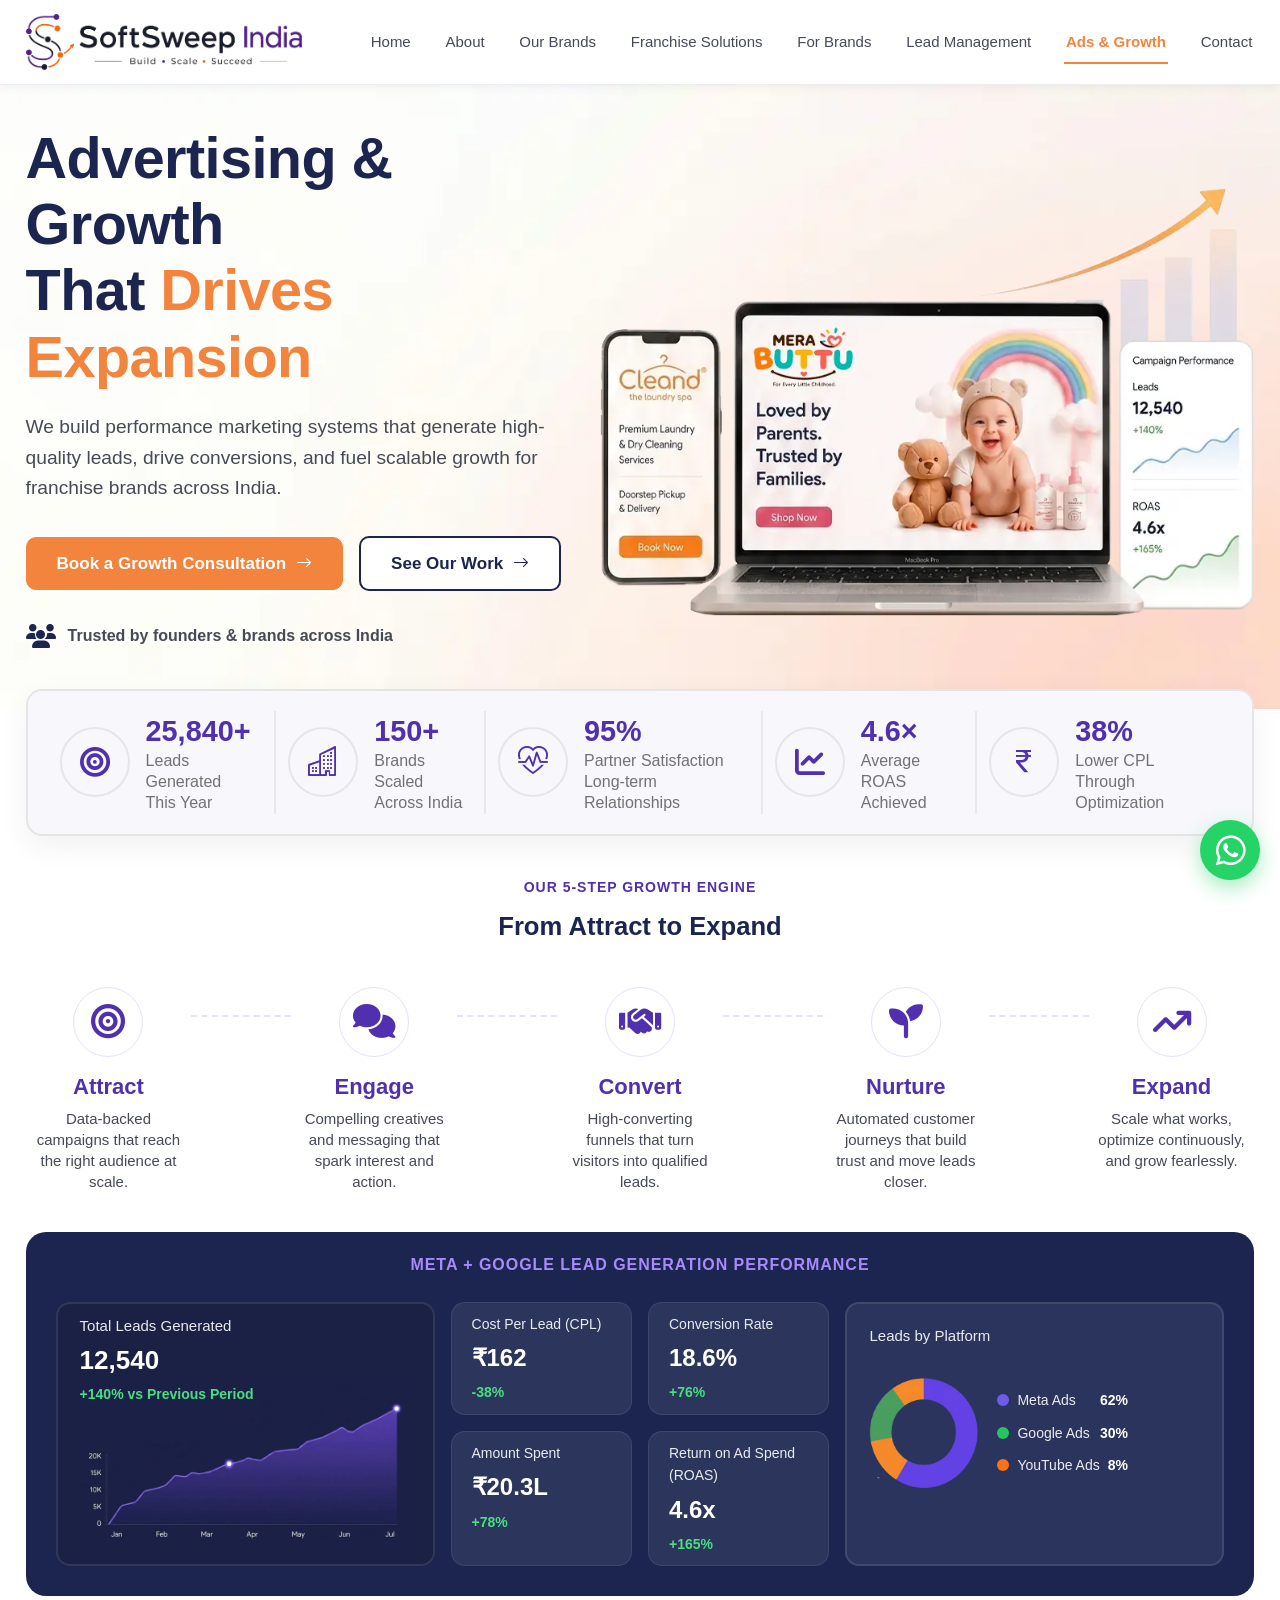
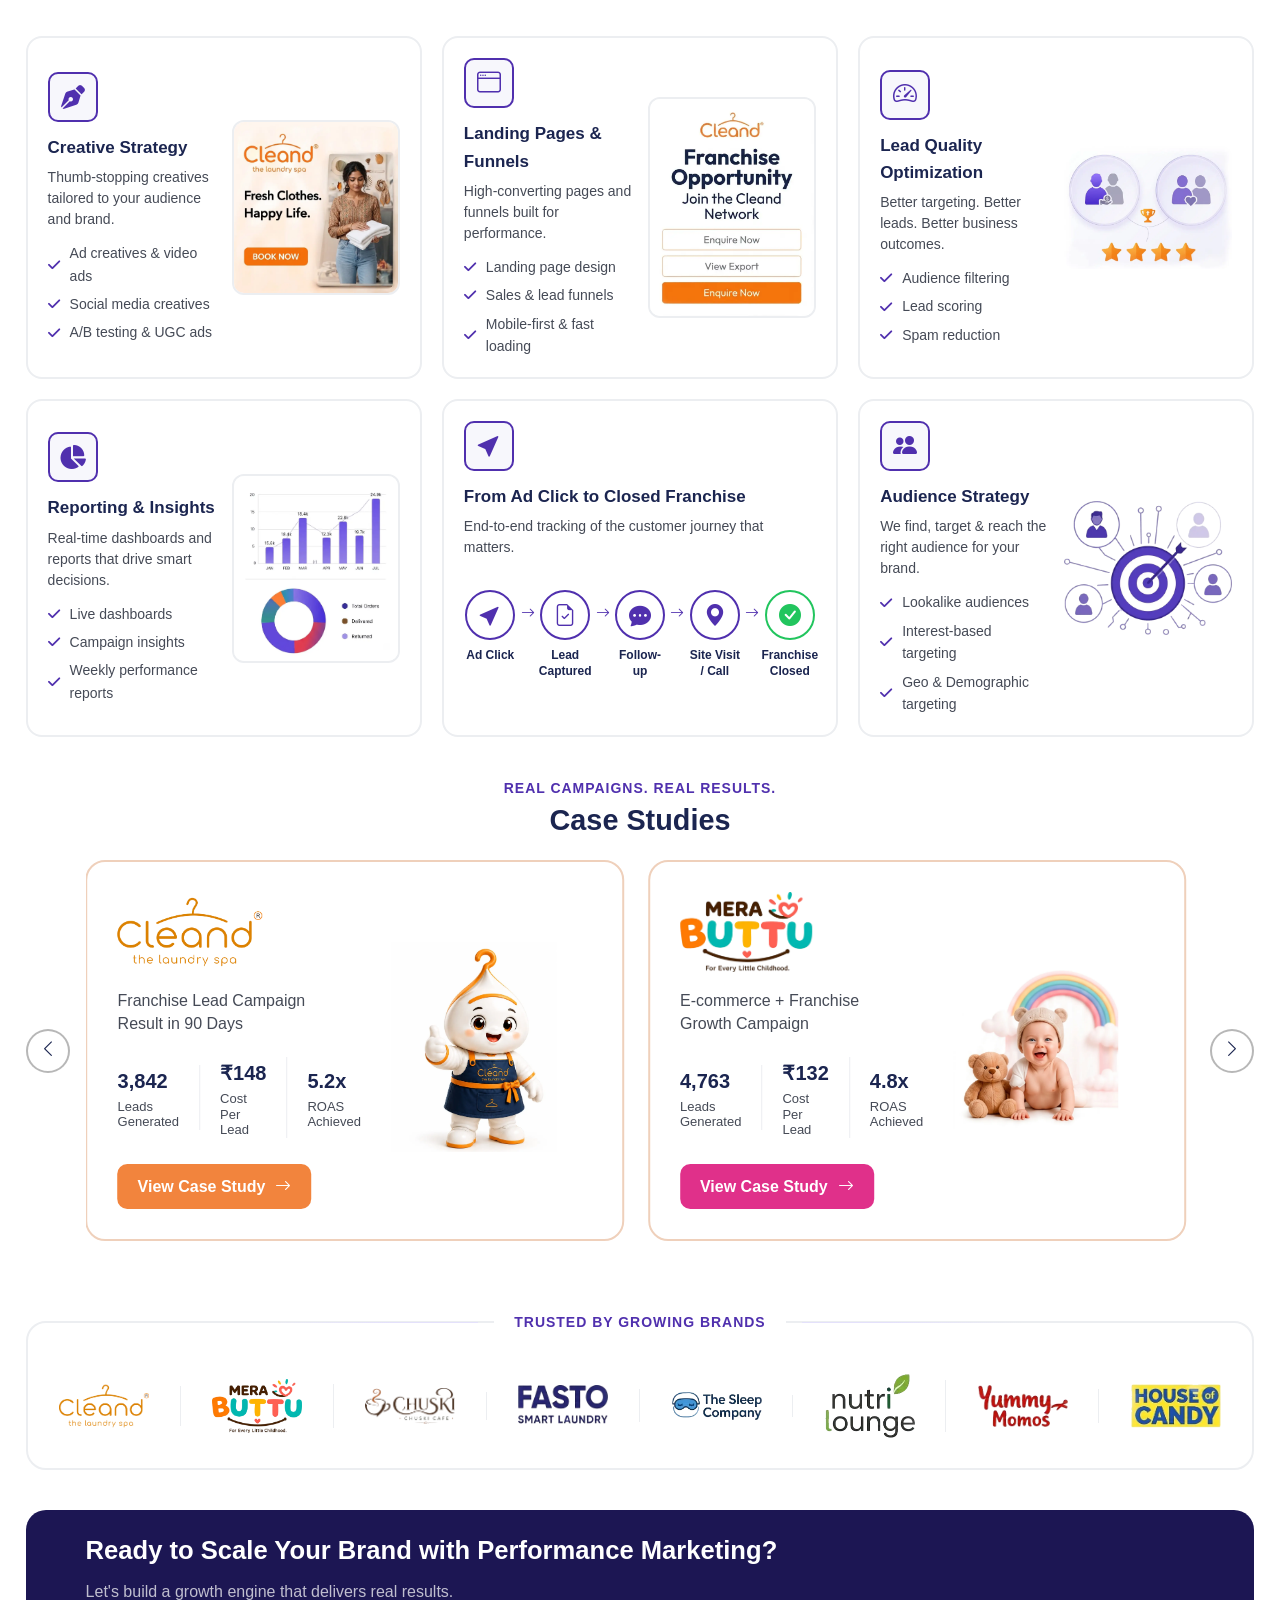
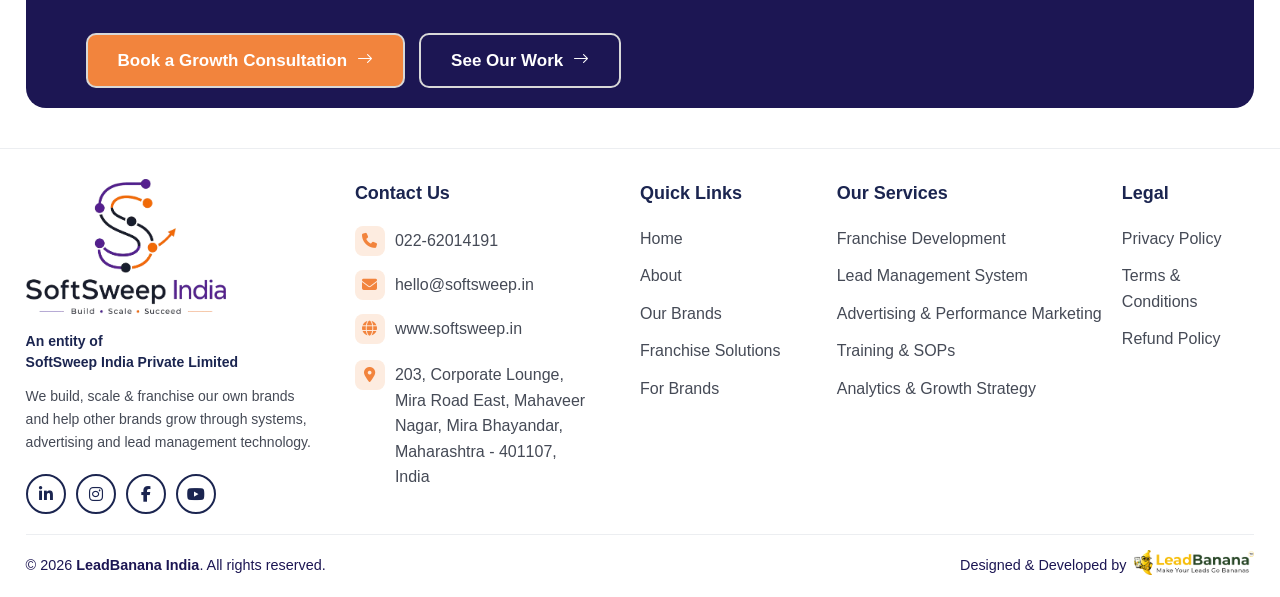
<file: ads-growth.html>
<!DOCTYPE html>
<html lang="en">

<head>
    <meta charset="UTF-8">
    <meta name="viewport" content="width=device-width, initial-scale=1.0">
    <title>Ads & Growth - SoftSweep India</title>
    <link rel="icon" type="image/png" href="images/favicon.webp">

    <link
        href="https://fonts.googleapis.com/css2?family=Lato:ital,wght@0,100;0,300;0,400;0,700;0,900;1,100;1,300;1,400;1,700;1,900&display=swap"
        rel="stylesheet">
    <link rel="stylesheet" href="https://cdn.jsdelivr.net/npm/bootstrap-icons@1.11.3/font/bootstrap-icons.min.css">
    <link rel="stylesheet" href="https://cdnjs.cloudflare.com/ajax/libs/font-awesome/6.7.2/css/all.min.css">
    <link rel="stylesheet" href="style.css">
</head>

<body>


    <header class="navbar">
        <div class="navbar__inner section-container">

            <a href="index.html" class="navbar__brand" aria-label="SoftSweep India — Home">
                <img src="images/logo.webp" alt="SoftSweep India logo" class="navbar__logo">
            </a>

            <nav class="navbar__nav" id="primaryNav">
                <ul class="navbar__links">
                    <li><a href="index.html" class="navbar__link">Home</a></li>
                    <li><a href="about.html" class="navbar__link">About</a></li>
                    <li><a href="our-brands.html" class="navbar__link">Our Brands</a></li>
                    <li><a href="franchise-solution.html" class="navbar__link">Franchise Solutions</a></li>
                    <li><a href="for-brands.html" class="navbar__link">For Brands</a></li>
                    <li><a href="lead-management.html" class="navbar__link">Lead Management</a></li>
                    <li><a href="ads-growth.html" class="navbar__link is-active">Ads &amp; Growth</a></li>
                    <li><a href="contact.html" class="navbar__link">Contact</a></li>
                </ul>
            </nav>

            <button class="navbar__toggle" id="navToggle" aria-label="Toggle navigation menu" aria-expanded="false"
                aria-controls="primaryNav">
                <span class="navbar__toggle-bar"></span>
                <span class="navbar__toggle-bar"></span>
                <span class="navbar__toggle-bar"></span>
            </button>

        </div>
    </header>


    <section class="hero lead-hero ads-hero">
        <div class="hero__inner section-container">

            <div class="hero__content">

                <h1 class="hero__heading">
                    Advertising & Growth<br>
                    That <span class="hero__heading-accent">Drives Expansion</span>
                </h1>

                <p class="hero__desc">
                    We build performance marketing systems that generate high-quality leads, drive conversions, and fuel
                    scalable growth for franchise brands across India.
                </p>

                <div class="hero__actions">
                    <a href="contact.html#contact-form" class="btn btn--primary">
                        Book a Growth Consultation
                        <i class="bi bi-arrow-right" aria-hidden="true"></i>
                    </a>
                    <a href="our-brands.html" class="btn btn--outline">
                        See Our Work
                        <i class="bi bi-arrow-right" aria-hidden="true"></i>
                    </a>
                </div>

                <div class="hero__trust">
                    <i class="fa-solid fa-users" aria-hidden="true"></i>
                    <span>Trusted by founders &amp; brands across India</span>
                </div>
            </div>

            <div class="hero__media">
                <img src="images/ads-hero.webp" alt="SoftSweep mascot holding a growth chart" class="hero__character">
            </div>

        </div>
    </section>


    <section class="features-strip features-strip-bottom ads-feature-strip">
        <div class="section-container">

            <div class="stats-bar">

                <div class="stat-item">
                    <div class="stat-icon">
                        <i class="fa-solid fa-bullseye"></i>
                    </div>
                    <div class="stat-text">
                        <span class="stat-number">25,840+</span>
                        <span class="stat-label">Leads Generated <br>This Year</span>
                    </div>
                </div>

                <div class="our-brands-stats-devider"></div>

                <div class="stat-item">
                    <div class="stat-icon">
                        <i class="bi bi-buildings"></i>
                    </div>
                    <div class="stat-text">
                        <span class="stat-number">150+</span>
                        <span class="stat-label">Brands Scaled <br>Across India</span>
                    </div>
                </div>

                <div class="our-brands-stats-devider"></div>

                <div class="stat-item">
                    <div class="stat-icon">
                        <i class="bi bi-heart-pulse"></i>
                    </div>
                    <div class="stat-text">
                        <span class="stat-number">95%</span>
                        <span class="stat-label">Partner Satisfaction <br>Long-term Relationships</span>
                    </div>
                </div>

                <div class="our-brands-stats-devider"></div>

                <div class="stat-item">
                    <div class="stat-icon">
                        <i class="fa-solid fa-chart-line"></i>
                    </div>
                    <div class="stat-text">
                        <span class="stat-number">4.6×</span>
                        <span class="stat-label">Average ROAS <br>Achieved</span>
                    </div>
                </div>

                <div class="our-brands-stats-devider"></div>

                <div class="stat-item">
                    <div class="stat-icon">
                        <i class="bi bi-currency-rupee"></i>
                    </div>
                    <div class="stat-text">
                        <span class="stat-number">38%</span>
                        <span class="stat-label">Lower CPL <br>Through Optimization</span>
                    </div>
                </div>

            </div>

        </div>
    </section>



    <section class="transformation-process ads-transformation-process slide-up">
        <div class="section-container">

            <div class="tp-head">
                <p class="tp-eyebrow">OUR 5-STEP GROWTH ENGINE</p>
                <h2 class="tp-title">From Attract to Expand</h2>
            </div>

            <div class="tp-steps">

                <div class="tp-step slide-up">
                    <span class="tp-icon"><i class="fa-solid fa-bullseye"></i></span>
                    <p class="tp-num">Attract</p>
                    <p class="tp-label">Data-backed campaigns that reach the right audience at scale.</p>
                </div>

                <div class="tp-connector slide-up"></div>

                <div class="tp-step slide-up">
                    <span class="tp-icon"><i class="fa-solid fa-comments"></i></span>
                    <p class="tp-num">Engage</p>
                    <p class="tp-label">Compelling creatives and messaging that spark interest and action.</p>
                </div>

                <div class="tp-connector slide-up"></div>

                <div class="tp-step slide-up">
                    <span class="tp-icon"><i class="fa-solid fa-handshake"></i></span>
                    <p class="tp-num">Convert</p>
                    <p class="tp-label">High-converting funnels that turn visitors into qualified leads.</p>
                </div>

                <div class="tp-connector slide-up"></div>

                <div class="tp-step slide-up">
                    <span class="tp-icon"><i class="fa-solid fa-seedling"></i></span>
                    <p class="tp-num">Nurture</p>
                    <p class="tp-label">Automated customer journeys that build trust and move leads closer.</p>
                </div>

                <div class="tp-connector slide-up"></div>

                <div class="tp-step slide-up">
                    <span class="tp-icon"><i class="fa-solid fa-arrow-trend-up"></i></span>
                    <p class="tp-num">Expand</p>
                    <p class="tp-label">Scale what works, optimize continuously, and grow fearlessly.</p>
                </div>

            </div>
        </div>
    </section>



    <section class="ads-performance slide-up">
        <div class="section-container">
            <div class="ap-card">

                <p class="ap-title">Meta + Google Lead Generation Performance</p>

                <div class="ap-grid">

                    <div class="ap-panel ap-panel--chart slide-up">
                        <div class="ap-panel--chart-content">
                            <p class="ap-panel__label">Total Leads Generated</p>
                            <p class="ap-panel__value">12,540</p>
                            <p class="ap-panel__change">+140% vs Previous Period</p>
                        </div>
                        <div class="ap-chart-media">
                            <img src="images/ads-meta-graph.webp" alt="Total leads generated trend, January to July"
                                class="ap-chart-image">
                        </div>
                    </div>

                    <div class="ap-stats slide-up">

                        <div class="ap-stat">
                            <p class="ap-stat__label">Cost Per Lead (CPL)</p>
                            <p class="ap-stat__value">₹162</p>
                            <p class="ap-stat__change">-38%</p>
                        </div>

                        <div class="ap-stat">
                            <p class="ap-stat__label">Conversion Rate</p>
                            <p class="ap-stat__value">18.6%</p>
                            <p class="ap-stat__change">+76%</p>
                        </div>

                        <div class="ap-stat">
                            <p class="ap-stat__label">Amount Spent</p>
                            <p class="ap-stat__value">₹20.3L</p>
                            <p class="ap-stat__change">+78%</p>
                        </div>

                        <div class="ap-stat">
                            <p class="ap-stat__label">Return on Ad Spend (ROAS)</p>
                            <p class="ap-stat__value">4.6x</p>
                            <p class="ap-stat__change">+165%</p>
                        </div>

                    </div>

                    <div class="ap-panel ap-panel--donut slide-up">
                        <p class="ap-panel__label">Leads by Platform</p>
                        <div class="ap-donut-row">
                            <div class="ap-donut-media">
                                <img src="images/ads-meta-circle.webp" alt="Leads by platform donut chart"
                                    class="ap-donut-image">
                            </div>
                            <ul class="ap-legend">
                                <li><span class="ap-legend-dot ap-legend-dot--meta"></span> Meta Ads
                                    <strong>62%</strong>
                                </li>
                                <li><span class="ap-legend-dot ap-legend-dot--google"></span> Google Ads
                                    <strong>30%</strong>
                                </li>
                                <li><span class="ap-legend-dot ap-legend-dot--youtube"></span> YouTube Ads
                                    <strong>8%</strong>
                                </li>
                            </ul>
                        </div>
                    </div>

                </div>
            </div>
        </div>
    </section>


    <section class="marketing-services slide-up">
        <div class="section-container">
            <div class="ms-grid">

                <div class="ms-card ms-card--media slide-up">
                    <div class="ms-card__content">
                        <span class="ms-icon"><i class="fa-solid fa-pen-nib"></i></span>
                        <h3 class="ms-title">Creative Strategy</h3>
                        <p class="ms-desc">Thumb-stopping creatives tailored to your audience and brand.</p>
                        <ul class="ms-list">
                            <li><i class="fa-solid fa-check"></i> Ad creatives &amp; video ads</li>
                            <li><i class="fa-solid fa-check"></i> Social media creatives</li>
                            <li><i class="fa-solid fa-check"></i> A/B testing &amp; UGC ads</li>
                        </ul>
                    </div>
                    <div class="ms-card__media">
                        <img src="images/ads-section-1.webp" alt="Creative Strategy example ad creative"
                            class="ms-media-img">
                    </div>
                </div>

                <div class="ms-card ms-card--media slide-up">
                    <div class="ms-card__content">
                        <span class="ms-icon"><i class="bi bi-window"></i></span>
                        <h3 class="ms-title">Landing Pages &amp; Funnels</h3>
                        <p class="ms-desc">High-converting pages and funnels built for performance.</p>
                        <ul class="ms-list">
                            <li><i class="fa-solid fa-check"></i> Landing page design</li>
                            <li><i class="fa-solid fa-check"></i> Sales &amp; lead funnels</li>
                            <li><i class="fa-solid fa-check"></i> Mobile-first &amp; fast loading</li>
                        </ul>
                    </div>
                    <div class="ms-card__media">
                        <img src="images/ads-section-2.webp" alt="Landing page and funnel example" class="ms-media-img">
                    </div>
                </div>

                <div class="ms-card ms-card--media slide-up">
                    <div class="ms-card__content">
                        <span class="ms-icon"><i class="bi bi-speedometer2"></i></span>
                        <h3 class="ms-title">Lead Quality Optimization</h3>
                        <p class="ms-desc">Better targeting. Better leads. Better business outcomes.</p>
                        <ul class="ms-list">
                            <li><i class="fa-solid fa-check"></i> Audience filtering</li>
                            <li><i class="fa-solid fa-check"></i> Lead scoring</li>
                            <li><i class="fa-solid fa-check"></i> Spam reduction</li>
                        </ul>
                    </div>
                    <div class="ms-card__media">
                        <img src="images/ads-section-3.webp" alt="Lead quality optimization illustration"
                            class="ms-media-img">
                    </div>
                </div>

                <div class="ms-card ms-card--media slide-up">
                    <div class="ms-card__content">
                        <span class="ms-icon"><i class="fa-solid fa-chart-pie"></i></span>
                        <h3 class="ms-title">Reporting &amp; Insights</h3>
                        <p class="ms-desc">Real-time dashboards and reports that drive smart decisions.</p>
                        <ul class="ms-list">
                            <li><i class="fa-solid fa-check"></i> Live dashboards</li>
                            <li><i class="fa-solid fa-check"></i> Campaign insights</li>
                            <li><i class="fa-solid fa-check"></i> Weekly performance reports</li>
                        </ul>
                    </div>
                    <div class="ms-card__media">
                        <img src="images/ads-section-4.webp" alt="Reporting and insights dashboard example"
                            class="ms-media-img">
                    </div>
                </div>

                <div class="ms-card ms-card--process slide-up">
                    <div class="ms-card__content ms-card__content--full">
                        <span class="ms-icon"><i class="bi bi-cursor-fill"></i></span>
                        <h3 class="ms-title">From Ad Click to Closed Franchise</h3>
                        <p class="ms-desc">End-to-end tracking of the customer journey that matters.</p>
                    </div>

                    <div class="ms-process">

                        <div class="ms-process__step">
                            <span class="ms-process__icon"><i class="bi bi-cursor-fill"></i></span>
                            <p class="ms-process__label">Ad Click</p>
                        </div>

                        <i class="bi bi-arrow-right ms-process__arrow"></i>

                        <div class="ms-process__step">
                            <span class="ms-process__icon"><i class="bi bi-file-earmark-check"></i></span>
                            <p class="ms-process__label">Lead Captured</p>
                        </div>

                        <i class="bi bi-arrow-right ms-process__arrow"></i>

                        <div class="ms-process__step">
                            <span class="ms-process__icon"><i class="bi bi-chat-dots-fill"></i></span>
                            <p class="ms-process__label">Follow-up</p>
                        </div>

                        <i class="bi bi-arrow-right ms-process__arrow"></i>

                        <div class="ms-process__step">
                            <span class="ms-process__icon"><i class="bi bi-geo-alt-fill"></i></span>
                            <p class="ms-process__label">Site Visit / Call</p>
                        </div>

                        <i class="bi bi-arrow-right ms-process__arrow"></i>

                        <div class="ms-process__step ms-process__step--done">
                            <span class="ms-process__icon"><i class="bi bi-check-circle-fill"></i></span>
                            <p class="ms-process__label">Franchise Closed</p>
                        </div>

                    </div>
                </div>

                <div class="ms-card ms-card--media slide-up">
                    <div class="ms-card__content">
                        <span class="ms-icon"><i class="bi bi-people-fill"></i></span>
                        <h3 class="ms-title">Audience Strategy</h3>
                        <p class="ms-desc">We find, target &amp; reach the right audience for your brand.</p>
                        <ul class="ms-list">
                            <li><i class="fa-solid fa-check"></i> Lookalike audiences</li>
                            <li><i class="fa-solid fa-check"></i> Interest-based targeting</li>
                            <li><i class="fa-solid fa-check"></i> Geo &amp; Demographic targeting</li>
                        </ul>
                    </div>
                    <div class="ms-card__media">
                        <img src="images/ads-section-6.webp" alt="Audience targeting illustration" class="ms-media-img">
                    </div>
                </div>

            </div>
        </div>
    </section>



    <section class="case-studies slide-up" id="case-studies">
        <div class="section-container">

            <div class="cs-head">
                <p class="cs-eyebrow">Real Campaigns. Real Results.</p>
                <h2 class="cs-title">Case Studies</h2>
            </div>

            <div class="cs-slider" id="caseStudySlider">

                <button class="cs-arrow cs-arrow--prev" id="csPrev" aria-label="Previous case study" type="button">
                    <i class="bi bi-chevron-left"></i>
                </button>

                <div class="cs-viewport">
                    <div class="cs-track" id="csTrack">

                        <div class="cs-slide">
                            <div class="cs-card">
                                <div class="cs-card__content">
                                    <img src="images/cleand-logo.webp" alt="Cleand logo" class="cs-card__logo">
                                    <p class="cs-card__campaign">Franchise Lead Campaign<br>Result in 90 Days</p>
                                    <div class="cs-card__stats">
                                        <div class="cs-stat"><strong>3,842</strong><span>Leads Generated</span></div>
                                        <div class="cs-stat"><strong>₹148</strong><span>Cost Per Lead</span></div>
                                        <div class="cs-stat"><strong>5.2x</strong><span>ROAS Achieved</span></div>
                                    </div>
                                    <a href="https://cleand.in/" target="_blank" class="cs-card__btn"
                                        style="--cs-brand: #f2843d;">View Case Study <i
                                            class="bi bi-arrow-right"></i></a>
                                </div>
                                <div class="cs-card__media">
                                    <img src="images/cleaned-detail-img.webp" alt="Cleand mascot case study visual"
                                        class="cs-card__image">
                                </div>
                            </div>
                        </div>

                        <div class="cs-slide">
                            <div class="cs-card">
                                <div class="cs-card__content">
                                    <img src="images/merabuttu-logo.webp" alt="MERABUTTU.in logo" class="cs-card__logo">
                                    <p class="cs-card__campaign">E-commerce + Franchise<br>Growth Campaign</p>
                                    <div class="cs-card__stats">
                                        <div class="cs-stat"><strong>4,763</strong><span>Leads Generated</span></div>
                                        <div class="cs-stat"><strong>₹132</strong><span>Cost Per Lead</span></div>
                                        <div class="cs-stat"><strong>4.8x</strong><span>ROAS Achieved</span></div>
                                    </div>
                                    <a href="https://merabuttu.com/" target="_blank" class="cs-card__btn"
                                        style="--cs-brand: #e0308a;">View Case Study <i
                                            class="bi bi-arrow-right"></i></a>
                                </div>
                                <div class="cs-card__media">
                                    <img src="images/merabuttu-detail-img.webp"
                                        alt="Merabuttu baby care case study visual" class="cs-card__image">
                                </div>
                            </div>
                        </div>

                        <div class="cs-slide">
                            <div class="cs-card">
                                <div class="cs-card__content">
                                    <img src="images/chuski-cafe-logo.webp" alt="Ccafe.shop logo" class="cs-card__logo">
                                    <p class="cs-card__campaign">Cafe Franchise Launch &amp;<br>Local Lead Generation
                                    </p>
                                    <div class="cs-card__stats">
                                        <div class="cs-stat"><strong>2,910</strong><span>Leads Generated</span></div>
                                        <div class="cs-stat"><strong>₹118</strong><span>Cost Per Lead</span></div>
                                        <div class="cs-stat"><strong>4.3x</strong><span>ROAS Achieved</span></div>
                                    </div>
                                    <a href="https://ccafe.shop/" target="_blank" class="cs-card__btn"
                                        style="--cs-brand: #8b5a2b;">View Case Study <i
                                            class="bi bi-arrow-right"></i></a>
                                </div>
                                <div class="cs-card__media">
                                    <img src="images/chuski-detail-img.webp" alt="chuski case study visual"
                                        class="cs-card__image">
                                </div>
                            </div>
                        </div>

                    </div>
                </div>

                <button class="cs-arrow cs-arrow--next" id="csNext" aria-label="Next case study" type="button">
                    <i class="bi bi-chevron-right"></i>
                </button>

            </div>

        </div>
    </section>


    <section class="trusted-brands slide-up">
        <div class="section-container">
            <div class="tb-card">

                <div class="tb-eyebrow-wrap">
                    <span class="tb-eyebrow-line"></span>
                    <p class="tb-eyebrow">Trusted by Growing Brands</p>
                    <span class="tb-eyebrow-line"></span>
                </div>

                <div class="tb-logos">
                    <div class="tb-logo-item"><img src="images/ads-logos/cleand-logo.webp" alt="Cleand" class="tb-logo">
                    </div>
                    <div class="tb-logo-item"><img src="images/ads-logos/merabuttu-logo.webp" alt="Merabuttu.in"
                            class="tb-logo"></div>
                    <div class="tb-logo-item"><img src="images/ads-logos/chuski-cafe-logo.webp" alt="Fasto" class="tb-logo">
                    </div>
                    <div class="tb-logo-item"><img src="images/ads-logos/logo-1.webp" alt="The Sleep Company"
                            class="tb-logo"></div>
                    <div class="tb-logo-item"><img src="images/ads-logos/logo-2.webp" alt="Nutrilounge" class="tb-logo">
                    </div>
                    <div class="tb-logo-item"><img src="images/ads-logos/logo-3.webp" alt="Yummy Momos" class="tb-logo">
                    </div>
                    <div class="tb-logo-item"><img src="images/ads-logos/logo-4.webp" alt="House of Candy"
                            class="tb-logo"></div>
                    <div class="tb-logo-item"><img src="images/ads-logos/logo-6.webp" alt="Zoff Food" class="tb-logo">
                    </div>
                </div>

            </div>
        </div>
    </section>


    <section class="cta-banner slide-up">
        <div class="section-container">
            <div class="cta-banner__card">

                <div class="cta-banner__content">
                    <h2 class="cta-banner__title">Ready to Scale Your Brand with Performance Marketing?</h2>
                    <p class="cta-banner__subtitle">Let's build a growth engine that delivers real results.</p>
                </div>

                <div class="hero__actions cta-banner__actions">
                    <a href="contact.html#contact-form" class="btn btn--primary">
                        Book a Growth Consultation
                        <i class="bi bi-arrow-right" aria-hidden="true"></i>
                    </a>
                    <a href="our-brands.html" class="btn btn--outline">
                        See Our Work
                        <i class="bi bi-arrow-right" aria-hidden="true"></i>
                    </a>
                </div>

            </div>
        </div>
    </section>



    <footer class="site-footer slide-up">
        <div class="section-container footer-inner">

            <div class="footer-col footer-col--brand slide-up">
                <a href="index.html" class="footer-brand">
                    <img src="images/logo-footer.webp" alt="">
                </a>
                <p class="footer-brand__entity">An entity of<br>SoftSweep India Private Limited</p>
                <p class="footer-brand__desc">We build, scale &amp; franchise our own brands and help other brands grow
                    through systems, advertising and lead management technology.</p>
                <div class="footer-social">
                    <a href="#" class="footer-social__link" aria-label="LinkedIn"><i
                            class="fa-brands fa-linkedin-in"></i></a>
                    <a href="#" class="footer-social__link" aria-label="Instagram"><i
                            class="fa-brands fa-instagram"></i></a>
                    <a href="#" class="footer-social__link" aria-label="Facebook"><i
                            class="fa-brands fa-facebook-f"></i></a>
                    <a href="#" class="footer-social__link" aria-label="YouTube"><i
                            class="fa-brands fa-youtube"></i></a>
                </div>
            </div>

            <div class="footer-col slide-up">
                <h4 class="footer-col__title">Contact Us</h4>
                <ul class="footer-contact-list">
                    <li>
                        <span class="footer-contact-icon"><i class="fa-solid fa-phone"></i></span>
                        <a href="tel:+912262014191">022-62014191</a>
                    </li>
                    <li>
                        <span class="footer-contact-icon"><i class="fa-solid fa-envelope"></i></span>
                        <a href="mailto:hello@softsweep.in">hello@softsweep.in</a>
                    </li>
                    <li>
                        <span class="footer-contact-icon"><i class="fa-solid fa-globe"></i></span>
                        <a href="https://softsweep.in/" target="_blank" rel="noopener">www.softsweep.in</a>
                    </li>
                    <li class="footer-contact-list__address">
                        <span class="footer-contact-icon"><i class="fa-solid fa-location-dot"></i></span>
                        <span>203, Corporate Lounge, Mira Road East, Mahaveer Nagar, Mira Bhayandar, Maharashtra -
                            401107, India</span>
                    </li>
                </ul>
            </div>

            <div class="footer-col slide-up">
                <h4 class="footer-col__title">Quick Links</h4>
                <ul class="footer-links">
                    <li><a href="index.html">Home</a></li>
                    <li><a href="about.html">About</a></li>
                    <li><a href="our-brands.html">Our Brands</a></li>
                    <li><a href="franchise-solution.html">Franchise Solutions</a></li>
                    <li><a href="for-brands.html">For Brands</a></li>
                </ul>
            </div>

            <div class="footer-col slide-up">
                <h4 class="footer-col__title">Our Services</h4>
                <ul class="footer-links">
                    <li><a href="franchise-solution.html">Franchise Development</a></li>
                    <li><a href="lead-management.html">Lead Management System</a></li>
                    <li><a href="ads-growth.html">Advertising &amp; Performance Marketing</a></li>
                    <li><a href="for-brands.html">Training &amp; SOPs</a></li>
                    <li><a href="ads-growth.html">Analytics &amp; Growth Strategy</a></li>
                </ul>
            </div>

            <div class="footer-col slide-up">
                <h4 class="footer-col__title">Legal</h4>
                <ul class="footer-links">
                    <li><a href="privacy-policy.html">Privacy Policy</a></li>
                    <li><a href="terms.html">Terms &amp; Conditions</a></li>
                    <li><a href="refund-policy.html">Refund Policy</a></li>
                </ul>
            </div>

        </div>

        <div class="section-container slide-up">
            <div class="footer-bottom">
                <p>&copy; <span>2026</span> <a href="https://leadbanana.in" target="_blank" rel="noopener">LeadBanana
                        India</a>. All rights reserved.</p>
                <p class="designed-by">Designed &amp; Developed by <a class="lead-logo" href="https://leadbanana.in"
                        target="_blank" rel="noopener">
                        <img src="images/leadbanana-logo.webp" alt="">
                    </a></p>
            </div>
        </div>
    </footer>



    <div class="whatsapp-bot" id="whatsappBot">
        <div class="bot-panel">

            <div class="bot-head">
                <div class="bot-avatar">
                    <i class="fa-brands fa-whatsapp"></i>
                </div>
                <div class="bot-head-text">
                    <strong>SoftSweep India</strong>
                    <strong>WhatsApp Assistant</strong>
                </div>
            </div>

            <p class="bot-subtitle">Choose a service or send a custom message.</p>

            <div class="bot-body">
                <button class="bot-option" data-message="I would like to know about Franchise Development.">
                    <span class="bot-option-icon icon-blue"><i class="bi bi-buildings"></i></span>
                    <span class="bot-option-label">Franchise Development</span>
                    <i class="bi bi-chevron-right bot-option-arrow"></i>
                </button>

                <button class="bot-option" data-message="I would like to Get a Lead Management.">
                    <span class="bot-option-icon icon-purple"><i class="bi bi-people"></i></span>
                    <span class="bot-option-label">Lead Management</span>
                    <i class="bi bi-chevron-right bot-option-arrow"></i>
                </button>

                <button class="bot-option" data-message="I would like to know about Performance Marketing.">
                    <span class="bot-option-icon icon-green"><i class="bi bi-megaphone"></i></span>
                    <span class="bot-option-label">Performance Marketing</span>
                    <i class="bi bi-chevron-right bot-option-arrow"></i>
                </button>

                <button class="bot-option" data-message="I would like to know About Training & SOPs.">
                    <span class="bot-option-icon icon-orange"><i class="bi bi-book"></i></span>
                    <span class="bot-option-label">Training & SOPs</span>
                    <i class="bi bi-chevron-right bot-option-arrow"></i>
                </button>

                <div class="bot-input">
                    <input id="botMessage" type="text" placeholder="Type your message">
                    <button class="btn-send" id="botSend" type="button">Send</button>
                </div>
            </div>

            <div class="bot-footer">
                <span>Powered by</span>
                <img src="images/leadbanana-logo.webp" alt="">
            </div>

        </div>

        <button class="bot-float" type="button">
            <span class="bot-float-icon">
                <i class="fa-brands fa-whatsapp"></i>
            </span>
            <span class="bot-text">Connect with SoftSweep India</span>
        </button>
    </div>


    <!-- for header -->
    <script>
        document.addEventListener('DOMContentLoaded', () => {
            const toggle = document.getElementById('navToggle');
            const nav = document.getElementById('primaryNav');
            const links = nav.querySelectorAll('.navbar__link');

            // Open / close mobile menu
            const closeMenu = () => {
                nav.classList.remove('is-open');
                toggle.setAttribute('aria-expanded', 'false');
                document.body.style.overflow = '';
            };

            const openMenu = () => {
                nav.classList.add('is-open');
                toggle.setAttribute('aria-expanded', 'true');
                document.body.style.overflow = 'hidden';
            };

            toggle.addEventListener('click', () => {
                const isOpen = nav.classList.contains('is-open');
                isOpen ? closeMenu() : openMenu();
            });

            // Close mobile menu after selecting a link
            links.forEach(link => {
                link.addEventListener('click', () => {
                    links.forEach(l => l.classList.remove('is-active'));
                    link.classList.add('is-active');
                    closeMenu();
                });
            });

            // Close mobile menu on resize back to desktop width
            window.addEventListener('resize', () => {
                if (window.innerWidth > 1200) closeMenu();
            });

            // Close mobile menu on outside click
            document.addEventListener('click', (e) => {
                const isClickInside = nav.contains(e.target) || toggle.contains(e.target);
                if (!isClickInside && nav.classList.contains('is-open')) {
                    closeMenu();
                }
            });
        });

    </script>


    <!-- script for slide up animation -->
    <script>
        document.addEventListener('DOMContentLoaded', () => {

            // Create the "Eye" (Observer)
            const slideUpObserver = new IntersectionObserver((entries) => {
                entries.forEach(entry => {
                    // If the element enters the screen
                    if (entry.isIntersecting) {
                        entry.target.classList.add('active');

                        // Once it has slid up, stop watching it (until refresh)
                        slideUpObserver.unobserve(entry.target);
                    }
                });
            }, {
                threshold: 0, // Starts when 0% of the element is visible
                rootMargin: "0px 0px -50px 0px" // Slight offset so it triggers before it hits the very bottom
            });

            // Find everything with the "slide-up" class and start watching it
            const slideUpElements = document.querySelectorAll('.slide-up');
            slideUpElements.forEach(el => slideUpObserver.observe(el));

        });
    </script>


    <!-- whatsapp-bot -->
    <script>
        const qs = (sel, parent = document) => parent.querySelector(sel);
        const qsa = (sel, parent = document) => parent.querySelectorAll(sel);

        function initWhatsAppBot() {
            const container = qs("#whatsappBot");
            if (!container) return;

            const floatBtn = qs(".bot-float", container);
            const input = qs("#botMessage", container);
            const send = qs("#botSend", container);
            const options = qsa(".bot-option", container);

            floatBtn.addEventListener("click", (e) => {
                e.stopPropagation();
                container.classList.toggle("active");
            });

            options.forEach(button => {
                button.addEventListener("click", () => {
                    const msg = button.getAttribute("data-message");
                    window.open(`https://wa.me/+912262014191?text=${encodeURIComponent(msg)}`, "_blank");
                });
            });

            send.addEventListener("click", () => {
                const text = input.value.trim() || "Hello!";
                window.open(`https://wa.me/+912262014191?text=${encodeURIComponent(text)}`, "_blank");
            });

            // Close when clicking anywhere outside the widget
            document.addEventListener("click", (e) => {
                if (container.classList.contains("active") && !container.contains(e.target)) {
                    container.classList.remove("active");
                }
            });

            // Prevent clicks inside the panel from bubbling up and closing it
            qs(".bot-panel", container).addEventListener("click", (e) => e.stopPropagation());
        }

        document.addEventListener("DOMContentLoaded", initWhatsAppBot);
    </script>


    <!-- Case Studies slider — buttons + autoplay -->
    <script>
        document.addEventListener('DOMContentLoaded', () => {
            const slider = document.getElementById('caseStudySlider');
            if (!slider) return;

            const viewport = slider.querySelector('.cs-viewport');
            const track = document.getElementById('csTrack');
            const prevBtn = document.getElementById('csPrev');
            const nextBtn = document.getElementById('csNext');
            const AUTOPLAY_DELAY = 4000;

            // Real slides only (before we add clones)
            const realSlides = Array.from(track.querySelectorAll('.cs-slide'));
            const total = realSlides.length;


            const CLONES = Math.min(2, total);

            // Prepend clones of the LAST `CLONES` slides, append clones of the FIRST.
            const lastClones = realSlides.slice(-CLONES).map(s => s.cloneNode(true));
            const firstClones = realSlides.slice(0, CLONES).map(s => s.cloneNode(true));

            lastClones.forEach(clone => {
                clone.setAttribute('aria-hidden', 'true');
                track.insertBefore(clone, track.firstChild);
            });
            firstClones.forEach(clone => {
                clone.setAttribute('aria-hidden', 'true');
                track.appendChild(clone);
            });

            let index = CLONES; // start on the first real slide
            let autoplayId = null;

            function gapPx() {
                return parseFloat(getComputedStyle(track).columnGap || getComputedStyle(track).gap || '0');
            }

            function stepPx() {
                const slideEl = track.children[0];
                return slideEl.getBoundingClientRect().width + gapPx();
            }

            function render(animate) {
                track.style.transition = animate ? 'transform 0.5s ease' : 'none';
                track.style.transform = `translateX(-${index * stepPx()}px)`;

                const realIndex = ((index - CLONES) % total + total) % total;
            }

            function goTo(i, animate = true) {
                index = i;
                render(animate);
            }

            function next() { goTo(index + 1); }
            function prev() { goTo(index - 1); }

            track.addEventListener('transitionend', () => {
                if (index >= total + CLONES) {
                    goTo(index - total, false);
                } else if (index < CLONES) {
                    goTo(index + total, false);
                }
            });

            function goToReal(realIndex) {
                goTo(CLONES + realIndex);
            }

            function startAutoplay() {
                stopAutoplay();
                autoplayId = setInterval(next, AUTOPLAY_DELAY);
            }

            function stopAutoplay() {
                if (autoplayId) clearInterval(autoplayId);
            }

            prevBtn.addEventListener('click', () => { prev(); startAutoplay(); });
            nextBtn.addEventListener('click', () => { next(); startAutoplay(); });

            slider.addEventListener('mouseenter', stopAutoplay);
            slider.addEventListener('mouseleave', startAutoplay);

            window.addEventListener('resize', () => render(false));

            render(false);
            startAutoplay();
        });

    </script>


</body>

</html>
</file>
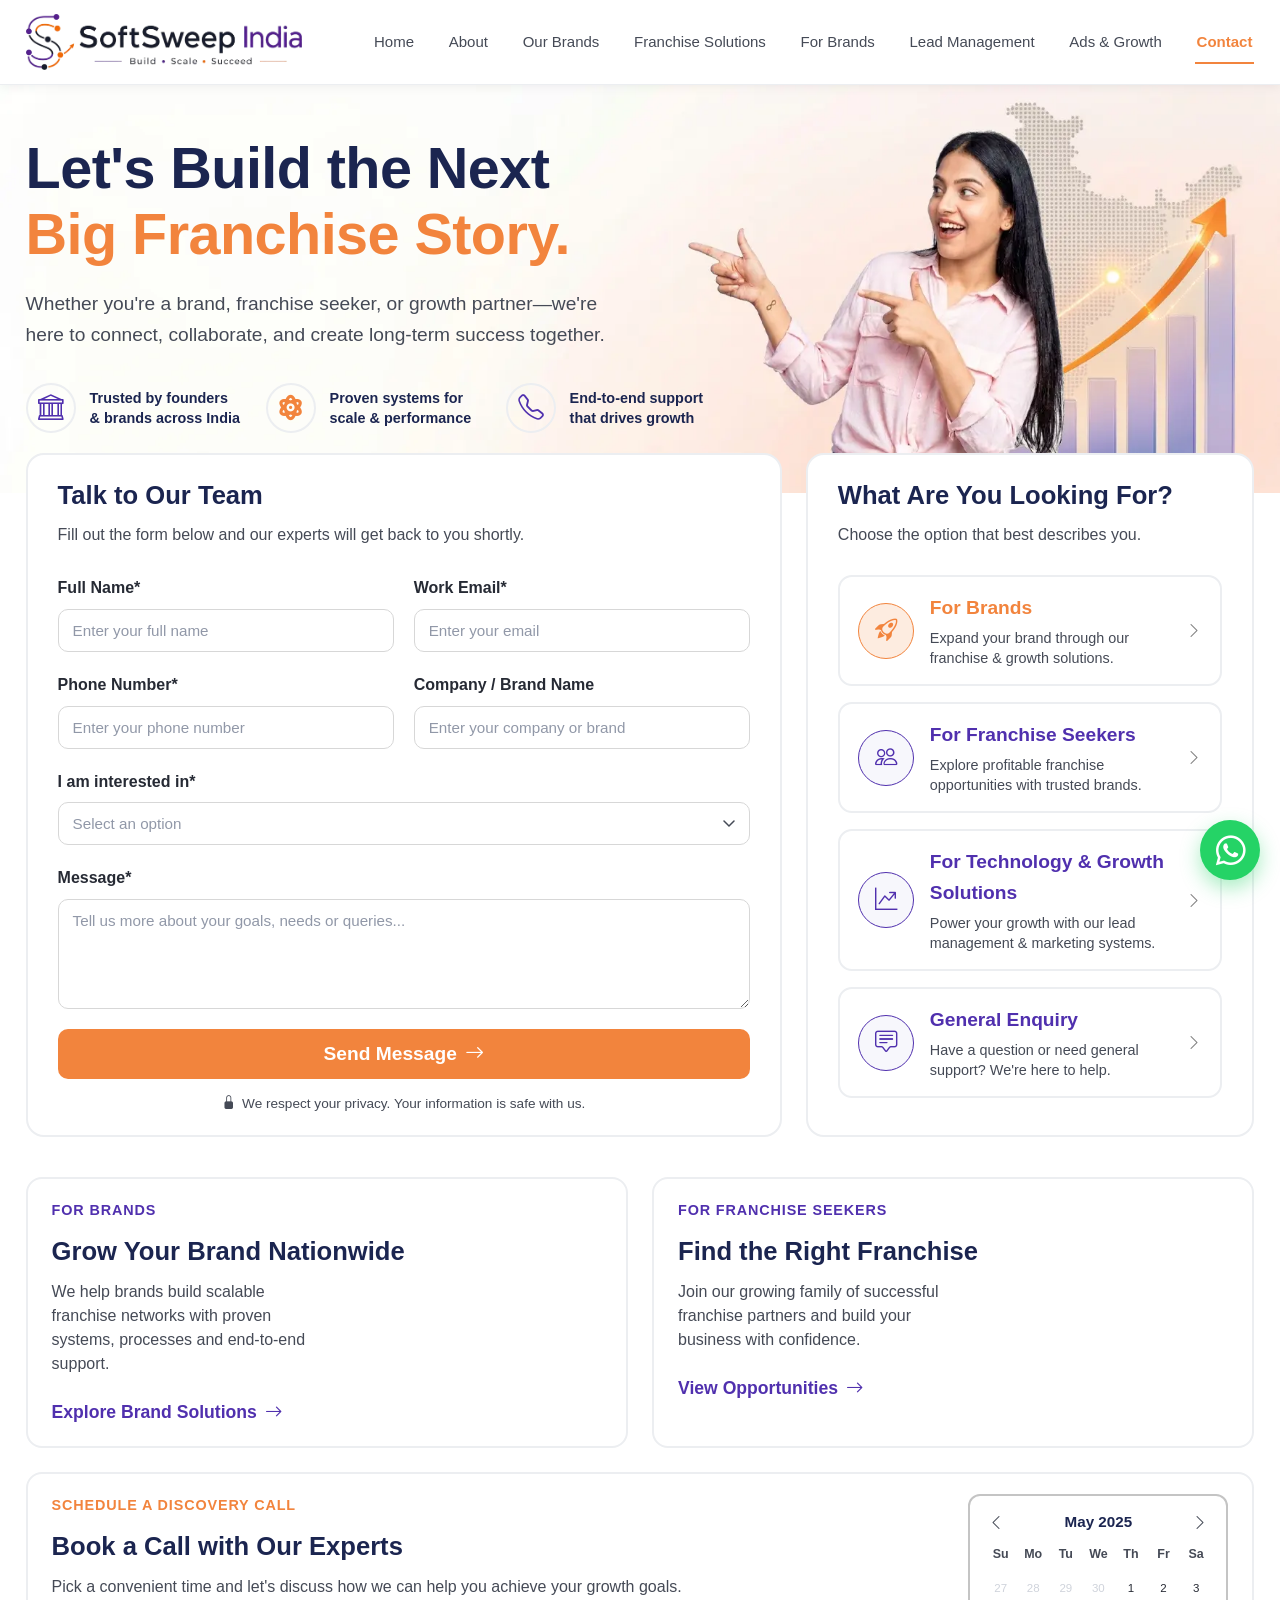
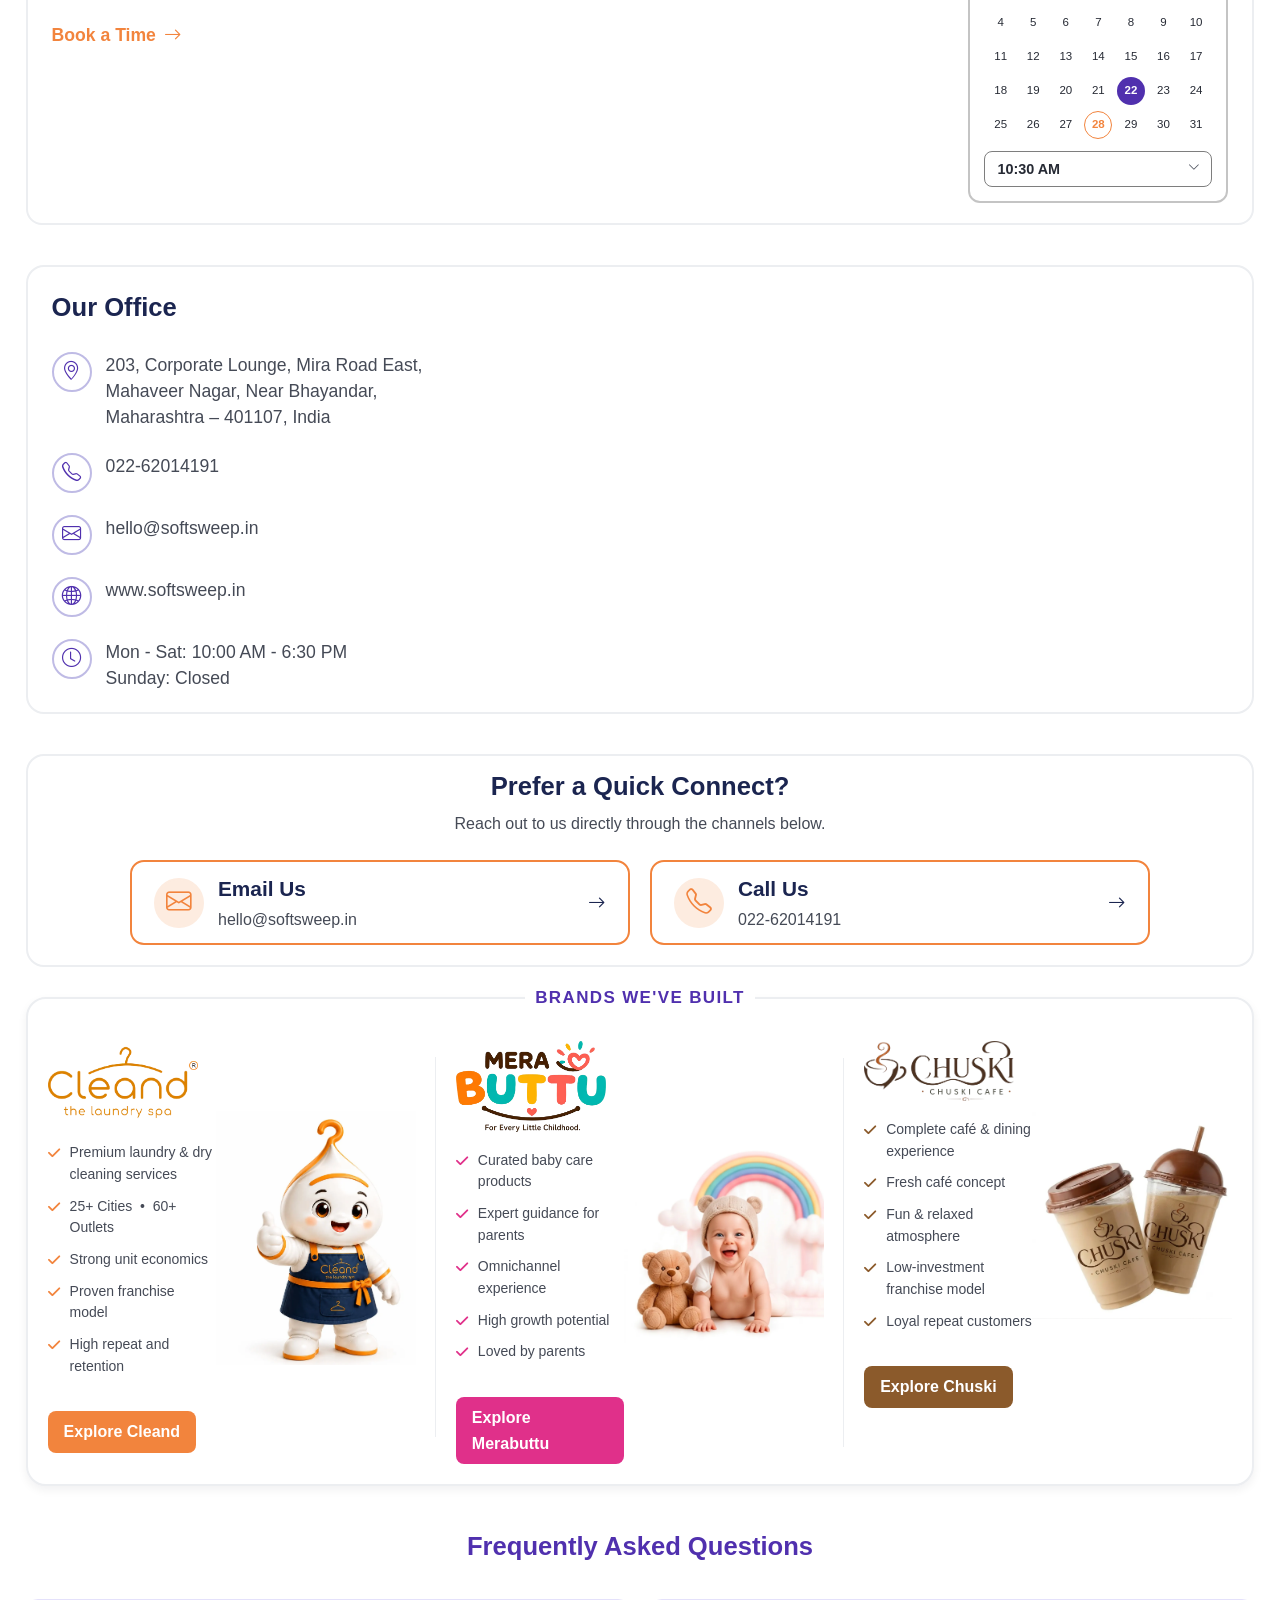
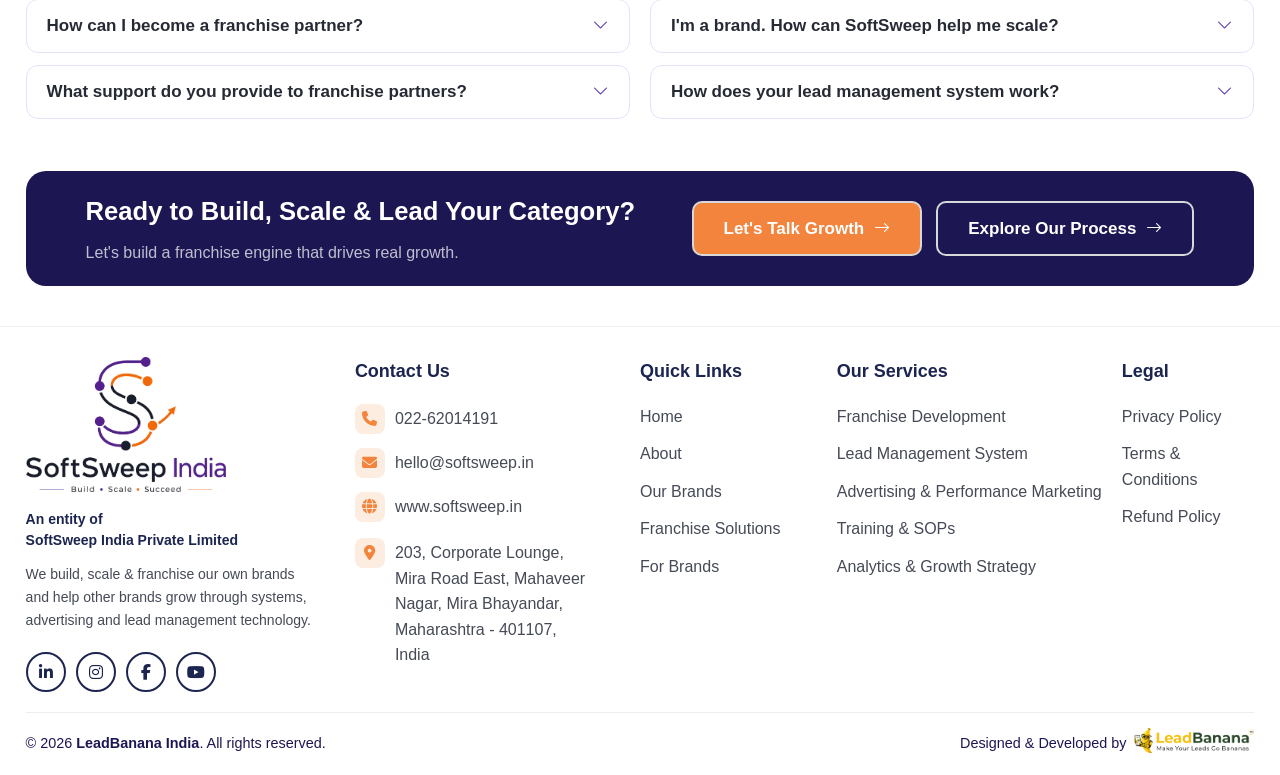
<file: contact.html>
<!DOCTYPE html>
<html lang="en">

<head>
    <meta charset="UTF-8">
    <meta name="viewport" content="width=device-width, initial-scale=1.0">
    <title>Contact Us - SoftSweep India</title>
    <link rel="icon" type="image/png" href="images/favicon.webp">

    <link
        href="https://fonts.googleapis.com/css2?family=Lato:ital,wght@0,100;0,300;0,400;0,700;0,900;1,100;1,300;1,400;1,700;1,900&display=swap"
        rel="stylesheet">
    <link rel="stylesheet" href="https://cdn.jsdelivr.net/npm/bootstrap-icons@1.11.3/font/bootstrap-icons.min.css">
    <link rel="stylesheet" href="https://cdnjs.cloudflare.com/ajax/libs/font-awesome/6.7.2/css/all.min.css">
    <link rel="stylesheet" href="style.css">
</head>

<body>


    <header class="navbar">
        <div class="navbar__inner section-container">

            <a href="index.html" class="navbar__brand" aria-label="SoftSweep India — Home">
                <img src="images/logo.webp" alt="SoftSweep India logo" class="navbar__logo">
            </a>

            <nav class="navbar__nav" id="primaryNav">
                <ul class="navbar__links">
                    <li><a href="index.html" class="navbar__link">Home</a></li>
                    <li><a href="about.html" class="navbar__link">About</a></li>
                    <li><a href="our-brands.html" class="navbar__link">Our Brands</a></li>
                    <li><a href="franchise-solution.html" class="navbar__link">Franchise Solutions</a></li>
                    <li><a href="for-brands.html" class="navbar__link">For Brands</a></li>
                    <li><a href="lead-management.html" class="navbar__link">Lead Management</a></li>
                    <li><a href="ads-growth.html" class="navbar__link">Ads &amp; Growth</a></li>
                    <li><a href="contact.html" class="navbar__link is-active">Contact</a></li>
                </ul>
            </nav>

            <button class="navbar__toggle" id="navToggle" aria-label="Toggle navigation menu" aria-expanded="false"
                aria-controls="primaryNav">
                <span class="navbar__toggle-bar"></span>
                <span class="navbar__toggle-bar"></span>
                <span class="navbar__toggle-bar"></span>
            </button>

        </div>
    </header>


    <section class="hero about-hero our-brands-hero">
        <div class="hero__inner section-container">

            <div class="hero__content">

                <h1 class="hero__heading">
                    Let's Build the Next<br>
                    <span class="hero__heading-accent">Big Franchise Story.</span>
                </h1>

                <p class="hero__desc">
                    Whether you're a brand, franchise seeker, or growth partner—we're here to connect, collaborate, and
                    create long-term success together.
                </p>

                <div class="hero-contact-cards-wrap">

                    <div class="trust-item">
                        <div class="trust-icon"><i class="bi bi-bank"></i></div>
                        <span class="trust-text">Trusted by founders<br>&amp; brands across India</span>
                    </div>

                    <div class="trust-item">
                        <div class="trust-icon"><i class="fa-solid fa-atom"></i></div>
                        <span class="trust-text">Proven systems for<br>scale &amp; performance</span>
                    </div>

                    <div class="trust-item">
                        <div class="trust-icon"><i class="bi bi-telephone"></i></div>
                        <span class="trust-text">End-to-end support<br>that drives growth</span>
                    </div>

                </div>

            </div>

        </div>
    </section>


    <section class="features-strip contact-section">
        <div class="section-container">

            <div class="contact-form-cards-wrap">

                <!-- Talk to Our Team -->
                <div class="panel form-panel" id="contact-form">
                    <h2 class="panel-title">Talk to Our Team</h2>
                    <p class="panel-subtitle">Fill out the form below and our experts will get back to you
                        shortly.</p>

                    <form>
                        <div class="form-row">
                            <div class="form-field">
                                <label for="fullName">Full Name*</label>
                                <input type="text" id="fullName" placeholder="Enter your full name">
                            </div>
                            <div class="form-field">
                                <label for="workEmail">Work Email*</label>
                                <input type="email" id="workEmail" placeholder="Enter your email">
                            </div>
                        </div>

                        <div class="form-row">
                            <div class="form-field">
                                <label for="phone">Phone Number*</label>
                                <input type="tel" id="phone" placeholder="Enter your phone number">
                            </div>
                            <div class="form-field">
                                <label for="company">Company / Brand Name</label>
                                <input type="text" id="company" placeholder="Enter your company or brand">
                            </div>
                        </div>

                        <div class="form-row">
                            <div class="form-field">
                                <label for="interest">I am interested in*</label>
                                <select id="interest">
                                    <option value="">Select an option</option>
                                    <option value="brand">For Brands</option>
                                    <option value="franchise">For Franchise Seekers</option>
                                    <option value="tech">For Technology &amp; Growth Solutions</option>
                                    <option value="general">General Enquiry</option>
                                </select>
                            </div>
                        </div>

                        <div class="form-row">
                            <div class="form-field">
                                <label for="message">Message*</label>
                                <textarea id="message"
                                    placeholder="Tell us more about your goals, needs or queries..."></textarea>
                            </div>
                        </div>

                        <button type="submit" class="submit-btn">Send Message <i class="bi bi-arrow-right"></i></button>
                        <p class="privacy-note"><i class="bi bi-lock-fill"></i> We respect your privacy. Your
                            information is safe with us.</p>
                    </form>
                </div>

                <!-- What Are You Looking For -->
                <div class="panel options-panel">
                    <h2 class="panel-title">What Are You Looking For?</h2>
                    <p class="panel-subtitle">Choose the option that best describes you.</p>

                    <div class="options-list">

                        <a class="option-card opt-brands">
                            <div class="option-icon"><i class="bi bi-rocket-takeoff"></i></div>
                            <div class="option-body">
                                <p class="option-title">For Brands</p>
                                <p class="option-desc">Expand your brand through our franchise &amp; growth
                                    solutions.</p>
                            </div>
                            <i class="bi bi-chevron-right option-chevron"></i>
                        </a>

                        <a class="option-card opt-franchise">
                            <div class="option-icon"><i class="bi bi-people"></i></div>
                            <div class="option-body">
                                <p class="option-title">For Franchise Seekers</p>
                                <p class="option-desc">Explore profitable franchise opportunities with trusted
                                    brands.</p>
                            </div>
                            <i class="bi bi-chevron-right option-chevron"></i>
                        </a>

                        <a class="option-card opt-tech">
                            <div class="option-icon"><i class="bi bi-graph-up-arrow"></i></div>
                            <div class="option-body">
                                <p class="option-title">For Technology &amp; Growth Solutions</p>
                                <p class="option-desc">Power your growth with our lead management &amp;
                                    marketing systems.</p>
                            </div>
                            <i class="bi bi-chevron-right option-chevron"></i>
                        </a>

                        <a class="option-card opt-general">
                            <div class="option-icon"><i class="bi bi-chat-square-text"></i></div>
                            <div class="option-body">
                                <p class="option-title">General Enquiry</p>
                                <p class="option-desc">Have a question or need general support? We're here to
                                    help.</p>
                            </div>
                            <i class="bi bi-chevron-right option-chevron"></i>
                        </a>

                    </div>
                </div>

            </div>

        </div>
    </section>


    <section class="promo-section slide-up">
        <div class="section-container">
            <div class="promo-cards-wrap">

                <!-- For Brands -->
                <div class="promo-card card-brands slide-up">
                    <p class="promo-eyebrow">For Brands</p>
                    <h3 class="promo-heading">Grow Your Brand Nationwide</h3>
                    <p class="promo-desc">We help brands build scalable franchise networks with proven systems,
                        processes and end-to-end support.</p>
                    <a href="#" class="promo-link">Explore Brand Solutions <i class="bi bi-arrow-right"></i></a>

                </div>

                <!-- For Franchise Seekers -->
                <div class="promo-card card-franchise slide-up">
                    <p class="promo-eyebrow">For Franchise Seekers</p>
                    <h3 class="promo-heading">Find the Right Franchise</h3>
                    <p class="promo-desc">Join our growing family of successful franchise partners and build your
                        business with confidence.</p>
                    <a href="#" class="promo-link">View Opportunities <i class="bi bi-arrow-right"></i></a>

                </div>

                <!-- Schedule a Discovery Call -->
                <div class="promo-card card-call">
                    <div class="call-text slide-up">
                        <p class="promo-eyebrow">Schedule a Discovery Call</p>
                        <h3 class="promo-heading">Book a Call with Our Experts</h3>
                        <p class="promo-desc">Pick a convenient time and let's discuss how we can help you achieve your
                            growth goals.</p>
                        <a href="#" class="promo-link">Book a Time <i class="bi bi-arrow-right"></i></a>
                    </div>

                    <div class="calendar-box slide-up">
                        <div class="calendar-header">
                            <button type="button" id="prevMonth" aria-label="Previous month"><i
                                    class="bi bi-chevron-left"></i></button>
                            <span class="calendar-month" id="calendarMonth">May 2025</span>
                            <button type="button" id="nextMonth" aria-label="Next month"><i
                                    class="bi bi-chevron-right"></i></button>
                        </div>
                        <div class="calendar-grid" id="calendarGrid">
                            <!-- filled by JS -->
                        </div>
                        <div class="time-select-wrap">
                            <select id="timeSelect">
                                <option>9:00 AM</option>
                                <option>9:30 AM</option>
                                <option>10:00 AM</option>
                                <option selected>10:30 AM</option>
                                <option>11:00 AM</option>
                                <option>11:30 AM</option>
                                <option>2:00 PM</option>
                                <option>2:30 PM</option>
                                <option>3:00 PM</option>
                            </select>
                            <i class="bi bi-chevron-down"></i>
                        </div>
                    </div>
                </div>

            </div>
        </div>
    </section>



    <section class="office-section slide-up">
        <div class="section-container">
            <div class="map-cards-wrap">

                <div class="office-info">
                    <h2 class="office-title">Our Office</h2>
                    <ul class="office-list">

                        <li>
                            <div class="office-icon"><i class="bi bi-geo-alt"></i></div>
                            <div class="office-text">203, Corporate Lounge, Mira Road East, Mahaveer Nagar, Near
                                Bhayandar, Maharashtra – 401107, India</div>
                        </li>

                        <li>
                            <div class="office-icon"><i class="bi bi-telephone"></i></div>
                            <div class="office-text"><a href="tel:+912262014191">022-62014191</a></div>
                        </li>

                        <li>
                            <div class="office-icon"><i class="bi bi-envelope"></i></div>
                            <div class="office-text"><a href="mailto:hello@softsweep.in">hello@softsweep.in</a></div>
                        </li>

                        <li>
                            <div class="office-icon"><i class="bi bi-globe2"></i></div>
                            <div class="office-text"><a href="https://www.softsweep.in" target="_blank"
                                    rel="noopener">www.softsweep.in</a></div>
                        </li>

                        <li>
                            <div class="office-icon"><i class="bi bi-clock"></i></div>
                            <div class="office-text">Mon - Sat: 10:00 AM - 6:30 PM<br>Sunday: Closed</div>
                        </li>

                    </ul>
                </div>

                <div class="office-map slide-up">
                    <iframe src="https://www.google.com/maps/embed?pb=!1m12!1m8!1m3!1d21303.053436994396!2d72.86635126227013!3d19.287436763841615!3m2!1i1024!2i768!4f13.1!2m1!1s%20203%2C%20Corporate%20Lounge%2C%20Mira%20Road%20East%2C%20Mahaveer%20Nagar%2C%20Near%20Bhayandar%2C%20Maharashtra%20%E2%80%93%20401107%2C%20India!5e0!3m2!1sen!2sin!4v1784192366555!5m2!1sen!2sin" width="600" height="450" style="border:0;" allowfullscreen="" loading="lazy" referrerpolicy="strict-origin-when-cross-origin"></iframe>
                </div>

            </div>
        </div>
    </section>


    <section class="quick-connect-section slide-up">
        <div class="section-container">
            <div class="quick-connect-panel">
                <h2 class="quick-connect-title">Prefer a Quick Connect?</h2>
                <p class="quick-connect-subtitle">Reach out to us directly through the channels below.</p>

                <div class="quick-connect-cards-wrap">

                    <a class="connect-card" href="mailto:hello@softsweep.in">
                        <div class="connect-left">
                            <div class="connect-icon"><i class="bi bi-envelope"></i></div>
                            <div>
                                <p class="connect-title">Email Us</p>
                                <p class="connect-value">hello@softsweep.in</p>
                            </div>
                        </div>
                        <i class="bi bi-arrow-right connect-arrow"></i>
                    </a>

                    <a class="connect-card" href="tel:+912262014191">
                        <div class="connect-left">
                            <div class="connect-icon"><i class="bi bi-telephone"></i></div>
                            <div>
                                <p class="connect-title">Call Us</p>
                                <p class="connect-value">022-62014191</p>
                            </div>
                        </div>
                        <i class="bi bi-arrow-right connect-arrow"></i>
                    </a>

                </div>
            </div>
        </div>
    </section>


    <section class="brands-section slide-up">
        <div class="section-container">
            <div class="brands-card">

                <div class="brands-eyebrow-wrap">
                    <p class="brands-eyebrow">BRANDS WE'VE BUILT</p>
                </div>

                <div class="brands-grid">

                    <div class="brand-box brand-box--cleand slide-up">
                        <div>
                            <div class="brand-box__media">
                                <img src="images/cleand-logo.webp" alt="Cleand mascot character"
                                    class="brand-box__image">
                            </div>
                            <ul class="brand-box__checklist">
                                <li><i class="fa-solid fa-check"></i> Premium laundry &amp; dry cleaning services</li>
                                <li><i class="fa-solid fa-check"></i> 25+ Cities &nbsp;•&nbsp; 60+ Outlets</li>
                                <li><i class="fa-solid fa-check"></i> Strong unit economics</li>
                                <li><i class="fa-solid fa-check"></i> Proven franchise model</li>
                                <li><i class="fa-solid fa-check"></i> High repeat and retention</li>
                            </ul>
                            <a href="https://cleand.in/" target="_blank" class="brand-box__btn">Explore Cleand</a>
                        </div>
                        <div>
                            <img src="images/cleaned-detail-img.webp" alt="Cleand — The Laundry Spa"
                                class="brand-box__logo">
                        </div>
                    </div>

                    <div class="brand-box brand-box--merabuttu slide-up">
                        <div>
                            <div class="brand-box__media">
                                <img src="images/merabuttu-logo.webp" alt="Merabuttu baby care"
                                    class="brand-box__image">
                            </div>
                            <ul class="brand-box__checklist">
                                <li><i class="fa-solid fa-check"></i> Curated baby care products</li>
                                <li><i class="fa-solid fa-check"></i> Expert guidance for parents</li>
                                <li><i class="fa-solid fa-check"></i> Omnichannel experience</li>
                                <li><i class="fa-solid fa-check"></i> High growth potential</li>
                                <li><i class="fa-solid fa-check"></i> Loved by parents</li>
                            </ul>
                            <a href="https://merabuttu.com/" target="_blank" class="brand-box__btn">Explore Merabuttu</a>
                        </div>
                        <div>
                            <img src="images/merabuttu-detail-img.webp" alt="MERABUTTU.in — The Baby Care Store"
                                class="brand-box__logo">
                        </div>
                    </div>

                    <div class="brand-box brand-box--ccafe slide-up">
                        <div>
                            <div class="brand-box__media">
                                <img src="images/chuski-cafe-logo.webp" alt="Ccafe.shop coffee and cafe experience"
                                    class="brand-box__image">
                            </div>
                            <ul class="brand-box__checklist">
                                <li><i class="fa-solid fa-check"></i> Complete café &amp; dining experience</li>
                                <li><i class="fa-solid fa-check"></i> Fresh café concept</li>
                                <li><i class="fa-solid fa-check"></i> Fun & relaxed atmosphere</li>
                                <li><i class="fa-solid fa-check"></i> Low-investment franchise model</li>
                                <li><i class="fa-solid fa-check"></i> Loyal repeat customers</li>
                            </ul>
                            <a href="https://www.chuskicafe.com/" target="_blank" class="brand-box__btn">Explore
                                Chuski</a>
                        </div>
                        <div>
                            <img src="images/chuski-detail-img.webp" alt="Ccafe.shop — Coffee & Conversations"
                                class="brand-box__logo">
                        </div>
                    </div>

                </div>
            </div>
        </div>
    </section>


    <section class="faq-section slide-up" id="faq">
        <div class="section-container">
            <h2 class="faq-title">Frequently Asked Questions</h2>

            <div class="faq-grid">

                <div class="faq-col">

                    <div class="faq-item">
                        <button class="faq-question" type="button" aria-expanded="false">
                            <span>How can I become a franchise partner?</span>
                            <i class="bi bi-chevron-down faq-chevron"></i>
                        </button>
                        <div class="faq-answer">
                            <div class="faq-answer__inner">
                                <p>Submit an enquiry, connect with our experts, choose a suitable opportunity, and we'll guide you through onboarding, training, launch, and ongoing support.</p>
                            </div>
                        </div>
                    </div>

                    <div class="faq-item">
                        <button class="faq-question" type="button" aria-expanded="false">
                            <span>What support do you provide to franchise partners?</span>
                            <i class="bi bi-chevron-down faq-chevron"></i>
                        </button>
                        <div class="faq-answer">
                            <div class="faq-answer__inner">
                                <p>We provide training, store setup, marketing, CRM support, operational guidance, and continuous business growth assistance.</p>
                            </div>
                        </div>
                    </div>

                </div>

                <div class="faq-col">

                    <div class="faq-item">
                        <button class="faq-question" type="button" aria-expanded="false">
                            <span>I'm a brand. How can SoftSweep help me scale?</span>
                            <i class="bi bi-chevron-down faq-chevron"></i>
                        </button>
                        <div class="faq-answer">
                            <div class="faq-answer__inner">
                                <p>We help brands expand through franchise development, SOPs, lead generation, marketing, technology, and ongoing growth support.</p>
                            </div>
                        </div>
                    </div>

                    <div class="faq-item">
                        <button class="faq-question" type="button" aria-expanded="false">
                            <span>How does your lead management system work?</span>
                            <i class="bi bi-chevron-down faq-chevron"></i>
                        </button>
                        <div class="faq-answer">
                            <div class="faq-answer__inner">
                                <p>Our LMS captures, assigns, tracks, and nurtures leads from multiple channels, helping you improve follow-ups and increase conversions.</p>
                            </div>
                        </div>
                    </div>

                </div>

            </div>
        </div>
    </section>


    <section class="cta-banner slide-up">
        <div class="section-container">
            <div class="cta-banner__card">

                <div class="cta-banner__content">
                    <h2 class="cta-banner__title">Ready to Build, Scale &amp; Lead Your Category?</h2>
                    <p class="cta-banner__subtitle">Let's build a franchise engine that drives real growth.</p>
                </div>

                <div class="hero__actions cta-banner__actions">
                    <a href="contact.html#contact-form" class="btn btn--primary">
                        Let's Talk Growth
                        <i class="bi bi-arrow-right" aria-hidden="true"></i>
                    </a>
                    <a href="contact.html" class="btn btn--outline">
                        Explore Our Process
                        <i class="bi bi-arrow-right" aria-hidden="true"></i>
                    </a>
                </div>

            </div>
        </div>
    </section>


    <footer class="site-footer slide-up">
        <div class="section-container footer-inner">

            <div class="footer-col footer-col--brand slide-up">
                <a href="index.html" class="footer-brand">
                    <img src="images/logo-footer.webp" alt="">
                </a>
                <p class="footer-brand__entity">An entity of<br>SoftSweep India Private Limited</p>
                <p class="footer-brand__desc">We build, scale &amp; franchise our own brands and help other brands grow
                    through systems, advertising and lead management technology.</p>
                <div class="footer-social">
                    <a href="#" class="footer-social__link" aria-label="LinkedIn"><i
                            class="fa-brands fa-linkedin-in"></i></a>
                    <a href="#" class="footer-social__link" aria-label="Instagram"><i
                            class="fa-brands fa-instagram"></i></a>
                    <a href="#" class="footer-social__link" aria-label="Facebook"><i
                            class="fa-brands fa-facebook-f"></i></a>
                    <a href="#" class="footer-social__link" aria-label="YouTube"><i
                            class="fa-brands fa-youtube"></i></a>
                </div>
            </div>

            <div class="footer-col slide-up">
                <h4 class="footer-col__title">Contact Us</h4>
                <ul class="footer-contact-list">
                    <li>
                        <span class="footer-contact-icon"><i class="fa-solid fa-phone"></i></span>
                        <a href="tel:+912262014191">022-62014191</a>
                    </li>
                    <li>
                        <span class="footer-contact-icon"><i class="fa-solid fa-envelope"></i></span>
                        <a href="mailto:hello@softsweep.in">hello@softsweep.in</a>
                    </li>
                    <li>
                        <span class="footer-contact-icon"><i class="fa-solid fa-globe"></i></span>
                        <a href="https://softsweep.in/" target="_blank" rel="noopener">www.softsweep.in</a>
                    </li>
                    <li class="footer-contact-list__address">
                        <span class="footer-contact-icon"><i class="fa-solid fa-location-dot"></i></span>
                        <span>203, Corporate Lounge, Mira Road East, Mahaveer Nagar, Mira Bhayandar, Maharashtra -
                            401107, India</span>
                    </li>
                </ul>
            </div>

            <div class="footer-col slide-up">
                <h4 class="footer-col__title">Quick Links</h4>
                <ul class="footer-links">
                    <li><a href="index.html">Home</a></li>
                    <li><a href="about.html">About</a></li>
                    <li><a href="our-brands.html">Our Brands</a></li>
                    <li><a href="franchise-solution.html">Franchise Solutions</a></li>
                    <li><a href="for-brands.html">For Brands</a></li>
                </ul>
            </div>

            <div class="footer-col slide-up">
                <h4 class="footer-col__title">Our Services</h4>
                <ul class="footer-links">
                    <li><a href="franchise-solution.html">Franchise Development</a></li>
                    <li><a href="lead-management.html">Lead Management System</a></li>
                    <li><a href="ads-growth.html">Advertising &amp; Performance Marketing</a></li>
                    <li><a href="for-brands.html">Training &amp; SOPs</a></li>
                    <li><a href="ads-growth.html">Analytics &amp; Growth Strategy</a></li>
                </ul>
            </div>

            <div class="footer-col slide-up">
                <h4 class="footer-col__title">Legal</h4>
                <ul class="footer-links">
                    <li><a href="privacy-policy.html">Privacy Policy</a></li>
                    <li><a href="terms.html">Terms &amp; Conditions</a></li>
                    <li><a href="refund-policy.html">Refund Policy</a></li>
                </ul>
            </div>

        </div>

        <div class="section-container slide-up">
            <div class="footer-bottom">
                <p>&copy; <span>2026</span> <a href="https://leadbanana.in" target="_blank" rel="noopener">LeadBanana
                        India</a>. All rights reserved.</p>
                <p class="designed-by">Designed &amp; Developed by <a class="lead-logo" href="https://leadbanana.in"
                        target="_blank" rel="noopener">
                        <img src="images/leadbanana-logo.webp" alt="">
                    </a></p>
            </div>
        </div>
    </footer>


    <div class="whatsapp-bot" id="whatsappBot">
        <div class="bot-panel">

            <div class="bot-head">
                <div class="bot-avatar">
                    <i class="fa-brands fa-whatsapp"></i>
                </div>
                <div class="bot-head-text">
                    <strong>SoftSweep India</strong>
                    <strong>WhatsApp Assistant</strong>
                </div>
            </div>

            <p class="bot-subtitle">Choose a service or send a custom message.</p>

            <div class="bot-body">
                <button class="bot-option" data-message="I would like to know about Franchise Development.">
                    <span class="bot-option-icon icon-blue"><i class="bi bi-buildings"></i></span>
                    <span class="bot-option-label">Franchise Development</span>
                    <i class="bi bi-chevron-right bot-option-arrow"></i>
                </button>

                <button class="bot-option" data-message="I would like to Get a Lead Management.">
                    <span class="bot-option-icon icon-purple"><i class="bi bi-people"></i></span>
                    <span class="bot-option-label">Lead Management</span>
                    <i class="bi bi-chevron-right bot-option-arrow"></i>
                </button>

                <button class="bot-option" data-message="I would like to know about Performance Marketing.">
                    <span class="bot-option-icon icon-green"><i class="bi bi-megaphone"></i></span>
                    <span class="bot-option-label">Performance Marketing</span>
                    <i class="bi bi-chevron-right bot-option-arrow"></i>
                </button>

                <button class="bot-option" data-message="I would like to know About Training & SOPs.">
                    <span class="bot-option-icon icon-orange"><i class="bi bi-book"></i></span>
                    <span class="bot-option-label">Training & SOPs</span>
                    <i class="bi bi-chevron-right bot-option-arrow"></i>
                </button>

                <div class="bot-input">
                    <input id="botMessage" type="text" placeholder="Type your message">
                    <button class="btn-send" id="botSend" type="button">Send</button>
                </div>
            </div>

            <div class="bot-footer">
                <span>Powered by</span>
                <img src="images/leadbanana-logo.webp" alt="">
            </div>

        </div>

        <button class="bot-float" type="button">
            <span class="bot-float-icon">
                <i class="fa-brands fa-whatsapp"></i>
            </span>
            <span class="bot-text">Connect with SoftSweep India</span>
        </button>
    </div>


    <!-- for header -->
    <script>
        document.addEventListener('DOMContentLoaded', () => {
            const toggle = document.getElementById('navToggle');
            const nav = document.getElementById('primaryNav');
            const links = nav.querySelectorAll('.navbar__link');

            // Open / close mobile menu
            const closeMenu = () => {
                nav.classList.remove('is-open');
                toggle.setAttribute('aria-expanded', 'false');
                document.body.style.overflow = '';
            };

            const openMenu = () => {
                nav.classList.add('is-open');
                toggle.setAttribute('aria-expanded', 'true');
                document.body.style.overflow = 'hidden';
            };

            toggle.addEventListener('click', () => {
                const isOpen = nav.classList.contains('is-open');
                isOpen ? closeMenu() : openMenu();
            });

            // Close mobile menu after selecting a link
            links.forEach(link => {
                link.addEventListener('click', () => {
                    links.forEach(l => l.classList.remove('is-active'));
                    link.classList.add('is-active');
                    closeMenu();
                });
            });

            // Close mobile menu on resize back to desktop width
            window.addEventListener('resize', () => {
                if (window.innerWidth > 1200) closeMenu();
            });

            // Close mobile menu on outside click
            document.addEventListener('click', (e) => {
                const isClickInside = nav.contains(e.target) || toggle.contains(e.target);
                if (!isClickInside && nav.classList.contains('is-open')) {
                    closeMenu();
                }
            });
        });

    </script>


    <!-- script for slide up animation -->
    <script>
        document.addEventListener('DOMContentLoaded', () => {

            // Create the "Eye" (Observer)
            const slideUpObserver = new IntersectionObserver((entries) => {
                entries.forEach(entry => {
                    // If the element enters the screen
                    if (entry.isIntersecting) {
                        entry.target.classList.add('active');

                        // Once it has slid up, stop watching it (until refresh)
                        slideUpObserver.unobserve(entry.target);
                    }
                });
            }, {
                threshold: 0, // Starts when 0% of the element is visible
                rootMargin: "0px 0px -50px 0px" // Slight offset so it triggers before it hits the very bottom
            });

            // Find everything with the "slide-up" class and start watching it
            const slideUpElements = document.querySelectorAll('.slide-up');
            slideUpElements.forEach(el => slideUpObserver.observe(el));

        });
    </script>


    <!-- whatsapp-bot -->
    <script>
        const qs = (sel, parent = document) => parent.querySelector(sel);
        const qsa = (sel, parent = document) => parent.querySelectorAll(sel);

        function initWhatsAppBot() {
            const container = qs("#whatsappBot");
            if (!container) return;

            const floatBtn = qs(".bot-float", container);
            const input = qs("#botMessage", container);
            const send = qs("#botSend", container);
            const options = qsa(".bot-option", container);

            floatBtn.addEventListener("click", (e) => {
                e.stopPropagation();
                container.classList.toggle("active");
            });

            options.forEach(button => {
                button.addEventListener("click", () => {
                    const msg = button.getAttribute("data-message");
                    window.open(`https://wa.me/+912262014191?text=${encodeURIComponent(msg)}`, "_blank");
                });
            });

            send.addEventListener("click", () => {
                const text = input.value.trim() || "Hello!";
                window.open(`https://wa.me/+912262014191?text=${encodeURIComponent(text)}`, "_blank");
            });

            // Close when clicking anywhere outside the widget
            document.addEventListener("click", (e) => {
                if (container.classList.contains("active") && !container.contains(e.target)) {
                    container.classList.remove("active");
                }
            });

            // Prevent clicks inside the panel from bubbling up and closing it
            qs(".bot-panel", container).addEventListener("click", (e) => e.stopPropagation());
        }

        document.addEventListener("DOMContentLoaded", initWhatsAppBot);
    </script>



    <!-- FAQ accordion — single-open behavior -->

    <script>

        document.addEventListener('DOMContentLoaded', () => {
            const faqItems = document.querySelectorAll('.faq-item');
            if (!faqItems.length) return;

            faqItems.forEach(item => {
                const btn = item.querySelector('.faq-question');

                btn.addEventListener('click', () => {
                    const isOpen = item.classList.contains('is-open');

                    faqItems.forEach(other => {
                        other.classList.remove('is-open');
                        other.querySelector('.faq-question').setAttribute('aria-expanded', 'false');
                    });

                    if (!isOpen) {
                        item.classList.add('is-open');
                        btn.setAttribute('aria-expanded', 'true');
                    }
                });
            });
        });

    </script>


    <!-- calender -->
    <script>
        (function () {
            const dowLabels = ['Su', 'Mo', 'Tu', 'We', 'Th', 'Fr', 'Sa'];
            let current = new Date(2025, 4, 1); // May 2025
            let selectedDate = 22;
            const todayDate = 28;

            const monthLabel = document.getElementById('calendarMonth');
            const grid = document.getElementById('calendarGrid');

            function render() {
                grid.innerHTML = '';
                dowLabels.forEach(function (d) {
                    const el = document.createElement('div');
                    el.className = 'dow';
                    el.textContent = d;
                    grid.appendChild(el);
                });

                const year = current.getFullYear();
                const month = current.getMonth();
                const firstDay = new Date(year, month, 1).getDay();
                const daysInMonth = new Date(year, month + 1, 0).getDate();
                const daysInPrevMonth = new Date(year, month, 0).getDate();

                const isMay2025 = (year === 2025 && month === 4);

                for (let i = 0; i < firstDay; i++) {
                    const el = document.createElement('div');
                    el.className = 'day muted';
                    el.textContent = daysInPrevMonth - firstDay + 1 + i;
                    grid.appendChild(el);
                }

                for (let d = 1; d <= daysInMonth; d++) {
                    const el = document.createElement('div');
                    el.className = 'day';
                    el.textContent = d;
                    if (isMay2025 && d === todayDate) el.classList.add('today');
                    if (isMay2025 && d === selectedDate) el.classList.add('selected');
                    el.addEventListener('click', function () {
                        selectedDate = d;
                        current = new Date(year, month, 1);
                        render();
                    });
                    grid.appendChild(el);
                }

                const totalCells = firstDay + daysInMonth;
                const trailing = (7 - (totalCells % 7)) % 7;
                for (let i = 1; i <= trailing; i++) {
                    const el = document.createElement('div');
                    el.className = 'day muted';
                    el.textContent = i;
                    grid.appendChild(el);
                }

                const options = { month: 'long', year: 'numeric' };
                monthLabel.textContent = current.toLocaleDateString('en-US', options);
            }

            document.getElementById('prevMonth').addEventListener('click', function () {
                current = new Date(current.getFullYear(), current.getMonth() - 1, 1);
                render();
            });
            document.getElementById('nextMonth').addEventListener('click', function () {
                current = new Date(current.getFullYear(), current.getMonth() + 1, 1);
                render();
            });

            render();
        })();
    </script>


</body>

</html>
</file>
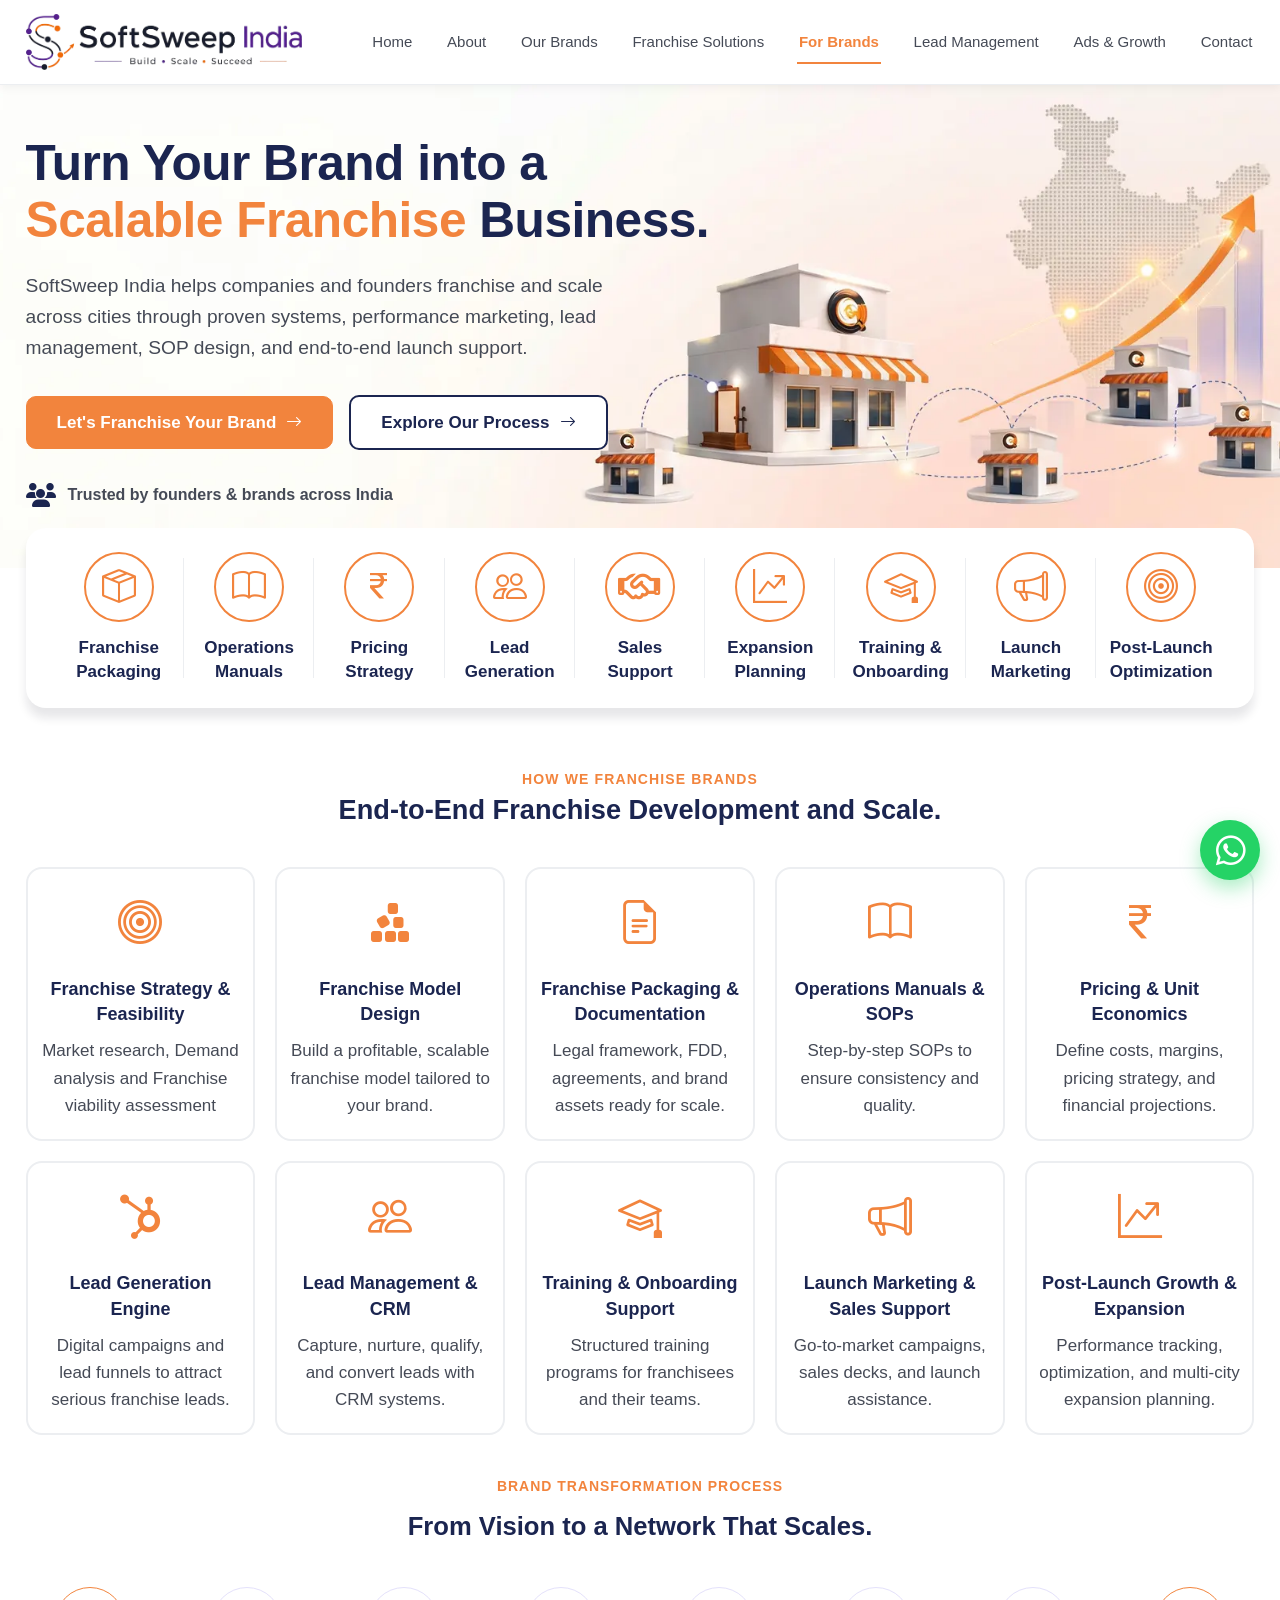
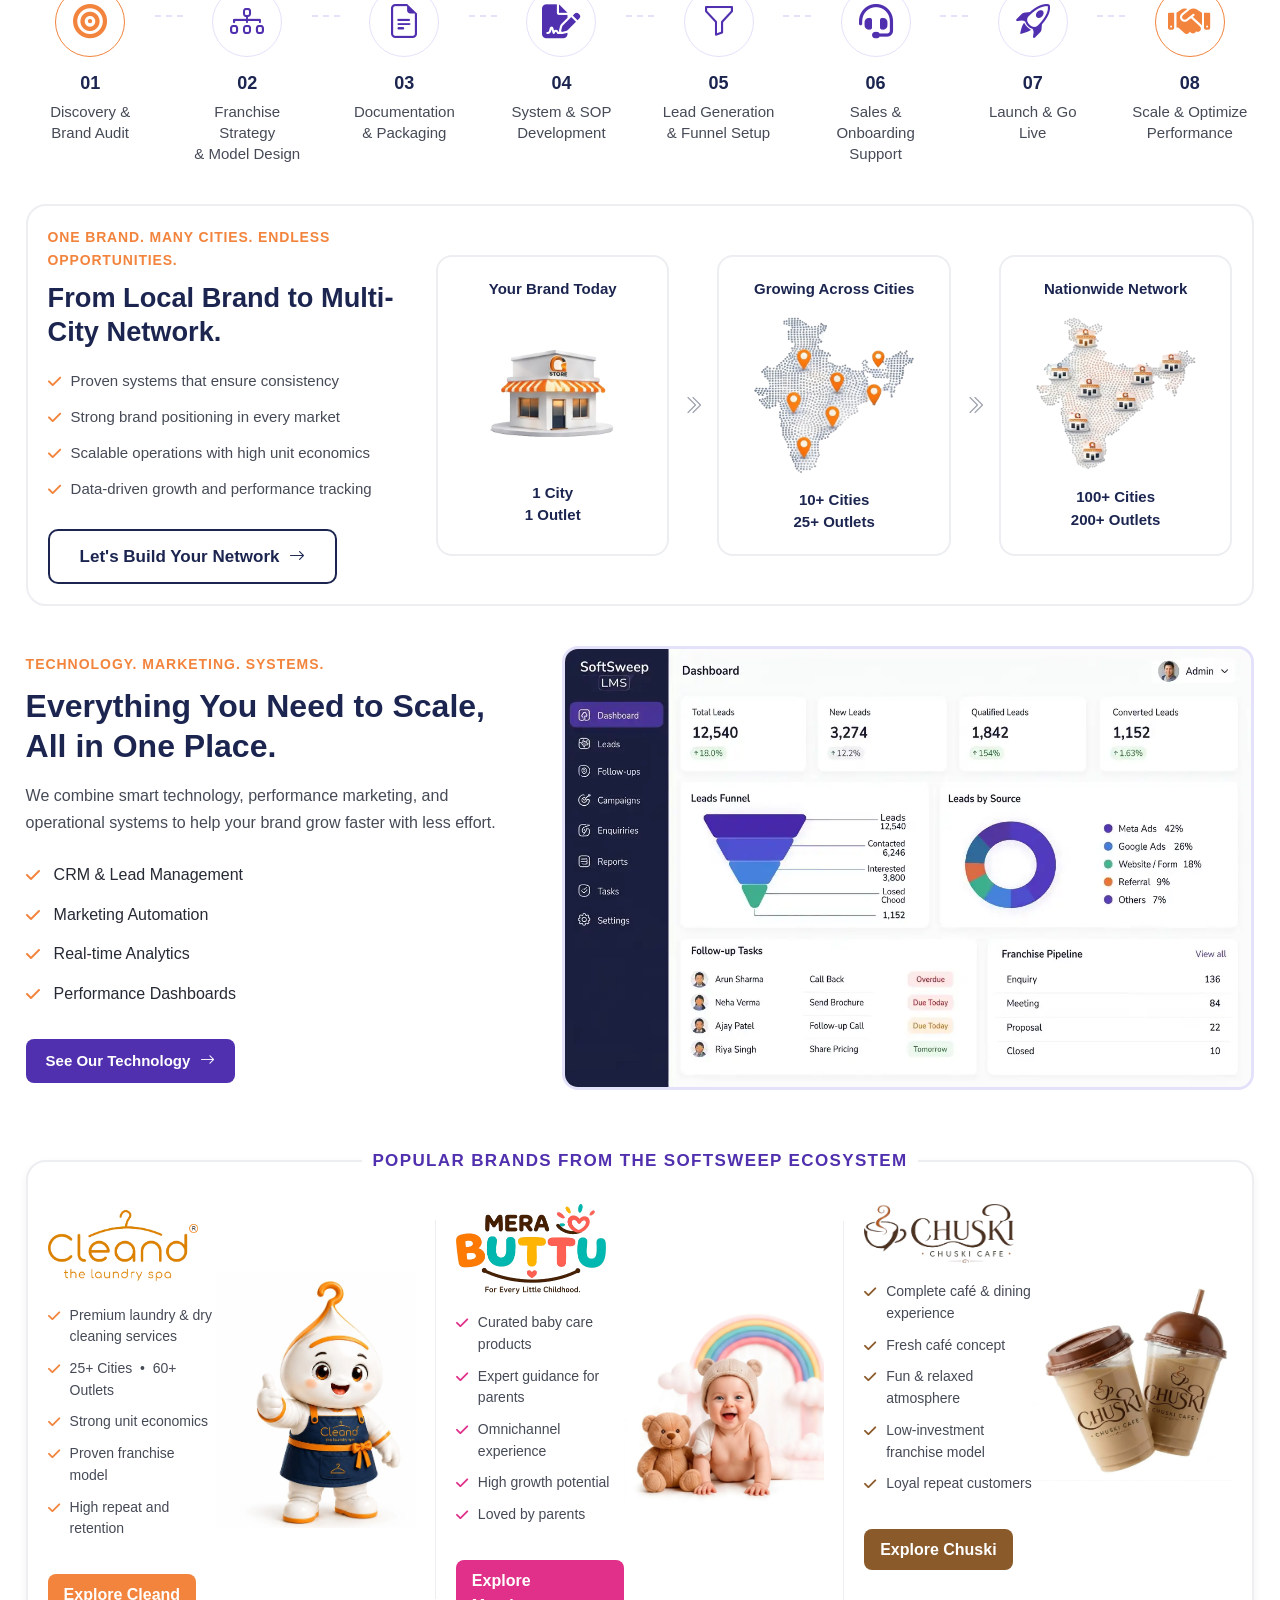
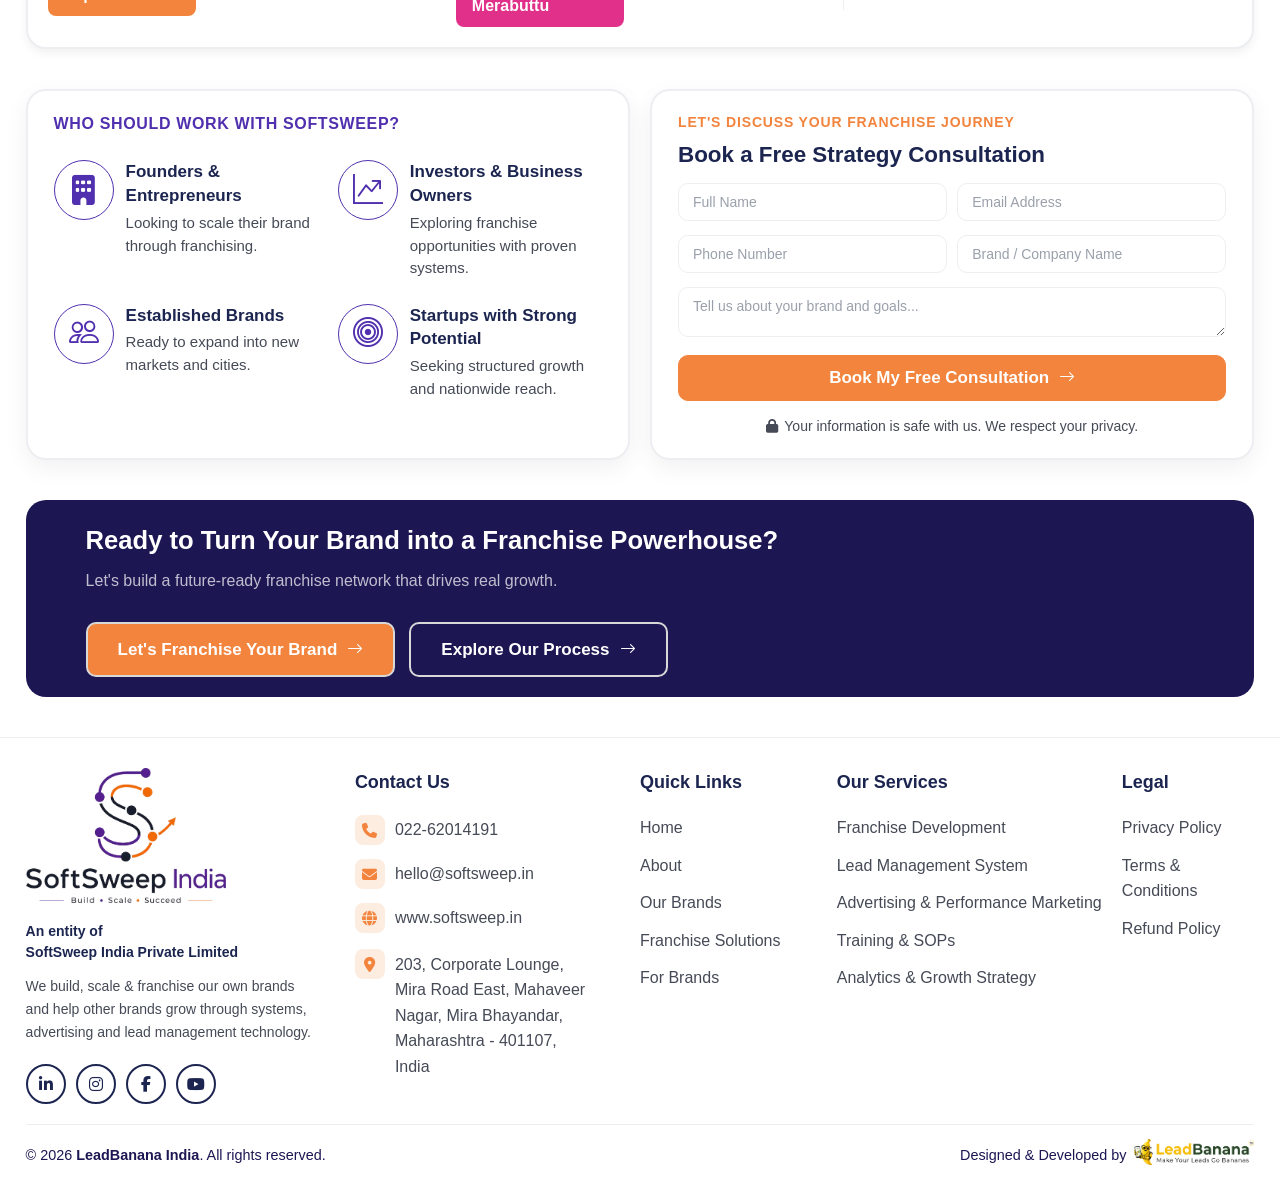
<file: for-brands.html>
<!DOCTYPE html>
<html lang="en">

<head>
    <meta charset="UTF-8">
    <meta name="viewport" content="width=device-width, initial-scale=1.0">
    <title>For Brands - SoftSweep India</title>
    <link rel="icon" type="image/png" href="images/favicon.webp">

    <link
        href="https://fonts.googleapis.com/css2?family=Lato:ital,wght@0,100;0,300;0,400;0,700;0,900;1,100;1,300;1,400;1,700;1,900&display=swap"
        rel="stylesheet">
    <link rel="stylesheet" href="https://cdn.jsdelivr.net/npm/bootstrap-icons@1.11.3/font/bootstrap-icons.min.css">
    <link rel="stylesheet" href="https://cdnjs.cloudflare.com/ajax/libs/font-awesome/6.7.2/css/all.min.css">
    <link rel="stylesheet" href="style.css">
</head>

<body>


    <header class="navbar">
        <div class="navbar__inner section-container">

            <a href="index.html" class="navbar__brand" aria-label="SoftSweep India — Home">
                <img src="images/logo.webp" alt="SoftSweep India logo" class="navbar__logo">
            </a>

            <nav class="navbar__nav" id="primaryNav">
                <ul class="navbar__links">
                    <li><a href="index.html" class="navbar__link">Home</a></li>
                    <li><a href="about.html" class="navbar__link">About</a></li>
                    <li><a href="our-brands.html" class="navbar__link">Our Brands</a></li>
                    <li><a href="franchise-solution.html" class="navbar__link">Franchise Solutions</a></li>
                    <li><a href="for-brands.html" class="navbar__link is-active">For Brands</a></li>
                    <li><a href="lead-management.html" class="navbar__link">Lead Management</a></li>
                    <li><a href="ads-growth.html" class="navbar__link">Ads &amp; Growth</a></li>
                    <li><a href="contact.html" class="navbar__link">Contact</a></li>
                </ul>
            </nav>

            <button class="navbar__toggle" id="navToggle" aria-label="Toggle navigation menu" aria-expanded="false"
                aria-controls="primaryNav">
                <span class="navbar__toggle-bar"></span>
                <span class="navbar__toggle-bar"></span>
                <span class="navbar__toggle-bar"></span>
            </button>

        </div>
    </header>


    <section class="hero about-hero for-brands-hero">
        <div class="hero__inner section-container">

            <div class="hero__content">

                <h1 class="hero__heading">
                    Turn Your Brand into a<br>
                    <span class="hero__heading-accent">Scalable Franchise</span> Business.
                </h1>

                <p class="hero__desc">
                    SoftSweep India helps companies and founders franchise and scale across cities through proven
                    systems, performance marketing, lead management, SOP design, and end-to-end launch support.
                </p>

                <div class="hero__actions">
                    <a href="contact.html#contact-form" class="btn btn--primary">
                        Let's Franchise Your Brand
                        <i class="bi bi-arrow-right" aria-hidden="true"></i>
                    </a>
                    <a href="contact.html" class="btn btn--outline">
                        Explore Our Process
                        <i class="bi bi-arrow-right" aria-hidden="true"></i>
                    </a>
                </div>

                <div class="hero__trust">
                    <i class="fa-solid fa-users" aria-hidden="true"></i>
                    <span>Trusted by founders &amp; brands across India</span>
                </div>
            </div>

        </div>
    </section>


    <section class="features-strip">
        <div class="section-container">
            <div class="for-brand-features-card">

                <div class="feature-item">
                    <span class="feature-icon"><i class="bi bi-box-seam"></i></span>
                    <p class="feature-label">Franchise<br>Packaging</p>
                </div>

                <div class="feature-item">
                    <span class="feature-icon"><i class="bi bi-book"></i></span>
                    <p class="feature-label">Operations<br>Manuals</p>
                </div>

                <div class="feature-item">
                    <span class="feature-icon"><i class="bi bi-currency-rupee"></i></span>
                    <p class="feature-label">Pricing<br>Strategy</p>
                </div>

                <div class="feature-item">
                    <span class="feature-icon"><i class="bi bi-people"></i></span>
                    <p class="feature-label">Lead<br>Generation</p>
                </div>

                <div class="feature-item">
                    <span class="feature-icon"><i class="fa-regular fa-handshake"></i></span>
                    <p class="feature-label">Sales<br>Support</p>
                </div>

                <div class="feature-item">
                    <span class="feature-icon"><i class="bi bi-graph-up-arrow"></i></span>
                    <p class="feature-label">Expansion<br>Planning</p>
                </div>

                <div class="feature-item">
                    <span class="feature-icon"><i class="bi bi-mortarboard"></i></span>
                    <p class="feature-label">Training &<br>Onboarding</p>
                </div>

                <div class="feature-item">
                    <span class="feature-icon"><i class="bi bi-megaphone"></i></span>
                    <p class="feature-label">Launch<br>Marketing</p>
                </div>

                <div class="feature-item">
                    <span class="feature-icon"><i class="bi bi-bullseye"></i></span>
                    <p class="feature-label">Post-Launch<br>Optimization</p>
                </div>

            </div>
        </div>
    </section>


    <section class="what-we-do slide-up">
        <div class="section-container">

            <div class="section-head for-brand-section-head">
                <p class="section-eyebrow">HOW WE FRANCHISE BRANDS</p>
                <h2 class="section-title">End-to-End Franchise Development and Scale.</h2>
            </div>

            <div class="wwd-grid">

                <div class="wwd-card slide-up">
                    <span class="wwd-icon"><i class="bi bi-bullseye"></i></span>
                    <h3 class="wwd-title">Franchise Strategy & Feasibility</h3>
                    <p class="wwd-desc">Market research, Demand analysis and Franchise viability assessment
                    </p>
                </div>

                <div class="wwd-card slide-up">
                    <span class="wwd-icon"><i class="fa-solid fa-cubes-stacked"></i></span>
                    <h3 class="wwd-title">Franchise Model Design</h3>
                    <p class="wwd-desc">Build a profitable, scalable franchise model tailored to your brand.</p>
                </div>

                <div class="wwd-card slide-up">
                    <span class="wwd-icon"><i class="bi bi-file-earmark-text"></i></span>
                    <h3 class="wwd-title">Franchise Packaging & Documentation</h3>
                    <p class="wwd-desc">Legal framework, FDD, agreements, and brand assets ready for scale.</p>
                </div>

                <div class="wwd-card slide-up">
                    <span class="wwd-icon"><i class="bi bi-book"></i></span>
                    <h3 class="wwd-title">Operations Manuals & SOPs</h3>
                    <p class="wwd-desc">Step-by-step SOPs to ensure consistency and quality.</p>
                </div>

                <div class="wwd-card slide-up">
                    <span class="wwd-icon"><i class="bi bi-currency-rupee"></i></span>
                    <h3 class="wwd-title">Pricing & Unit Economics</h3>
                    <p class="wwd-desc">Define costs, margins, pricing strategy, and financial projections.
                    </p>
                </div>

                <div class="wwd-card slide-up">
                    <span class="wwd-icon"><i class="fa-brands fa-hubspot"></i></span>
                    <h3 class="wwd-title">Lead Generation Engine</h3>
                    <p class="wwd-desc">Digital campaigns and lead funnels to attract serious franchise leads.</p>
                </div>

                <div class="wwd-card slide-up">
                    <span class="wwd-icon"><i class="bi bi-people"></i></span>
                    <h3 class="wwd-title">Lead Management & CRM</h3>
                    <p class="wwd-desc">Capture, nurture, qualify, and convert leads with CRM systems.</p>
                </div>

                <div class="wwd-card slide-up">
                    <span class="wwd-icon"><i class="bi bi-mortarboard"></i></span>
                    <h3 class="wwd-title">Training & Onboarding Support</h3>
                    <p class="wwd-desc">Structured training programs for franchisees and their teams.</p>
                </div>

                <div class="wwd-card slide-up">
                    <span class="wwd-icon"><i class="bi bi-megaphone"></i></span>
                    <h3 class="wwd-title">Launch Marketing & Sales Support</h3>
                    <p class="wwd-desc">Go-to-market campaigns, sales decks, and launch assistance.</p>
                </div>

                <div class="wwd-card slide-up">
                    <span class="wwd-icon"><i class="bi bi-graph-up-arrow"></i></span>
                    <h3 class="wwd-title">Post-Launch Growth & Expansion</h3>
                    <p class="wwd-desc">Performance tracking, optimization, and multi-city expansion planning.</p>
                </div>

            </div>
        </div>
    </section>



    <section class="transformation-process slide-up">
        <div class="section-container">

            <div class="tp-head">
                <p class="tp-eyebrow">Brand Transformation Process</p>
                <h2 class="tp-title">From Vision to a Network That Scales.</h2>
            </div>

            <div class="tp-steps">

                <div class="tp-step slide-up">
                    <span class="tp-icon tp-icon--accent">
                        <i class="fa-solid fa-bullseye"></i>
                    </span>
                    <p class="tp-num">01</p>
                    <p class="tp-label">Discovery &amp;<br>Brand Audit</p>
                </div>

                <div class="tp-connector slide-up"></div>

                <div class="tp-step slide-up">
                    <span class="tp-icon"><i class="bi bi-diagram-3"></i></span>
                    <p class="tp-num">02</p>
                    <p class="tp-label">Franchise Strategy<br>&amp; Model Design</p>
                </div>

                <div class="tp-connector slide-up"></div>

                <div class="tp-step slide-up">
                    <span class="tp-icon"><i class="bi bi-file-earmark-text"></i></span>
                    <p class="tp-num">03</p>
                    <p class="tp-label">Documentation<br>&amp; Packaging</p>
                </div>

                <div class="tp-connector slide-up"></div>

                <div class="tp-step slide-up">
                    <span class="tp-icon"><i class="fa-solid fa-file-signature"></i></span>
                    <p class="tp-num">04</p>
                    <p class="tp-label">System &amp; SOP<br>Development</p>
                </div>

                <div class="tp-connector slide-up"></div>

                <div class="tp-step slide-up">
                    <span class="tp-icon"><i class="bi bi-funnel"></i></span>
                    <p class="tp-num">05</p>
                    <p class="tp-label">Lead Generation<br>&amp; Funnel Setup</p>
                </div>

                <div class="tp-connector slide-up"></div>

                <div class="tp-step slide-up">
                    <span class="tp-icon"><i class="fa-solid fa-headset"></i></span>
                    <p class="tp-num">06</p>
                    <p class="tp-label">Sales &amp; Onboarding<br>Support</p>
                </div>

                <div class="tp-connector slide-up"></div>

                <div class="tp-step slide-up">
                    <span class="tp-icon"><i class="bi bi-rocket-takeoff"></i></span>
                    <p class="tp-num">07</p>
                    <p class="tp-label">Launch &amp; Go<br>Live</p>
                </div>

                <div class="tp-connector slide-up"></div>

                <div class="tp-step slide-up">
                    <span class="tp-icon tp-icon--accent"><i class="fa-solid fa-handshake"></i></span>
                    <p class="tp-num">08</p>
                    <p class="tp-label">Scale &amp; Optimize<br>Performance</p>
                </div>

            </div>
        </div>
    </section>


    <section class="network-growth slide-up">
        <div class="section-container">
            <div class="ng-grid">

                <div class="ng-content slide-up">
                    <p class="ng-eyebrow">One Brand. Many Cities. Endless Opportunities.</p>
                    <h2 class="ng-title">From Local Brand to Multi-City Network.</h2>
                    <ul class="ng-list">
                        <li><i class="fa-solid fa-check"></i> Proven systems that ensure consistency</li>
                        <li><i class="fa-solid fa-check"></i> Strong brand positioning in every market</li>
                        <li><i class="fa-solid fa-check"></i> Scalable operations with high unit economics</li>
                        <li><i class="fa-solid fa-check"></i> Data-driven growth and performance tracking</li>
                    </ul>
                    <a href="contact.html#contact-form" class="btn btn--outline ng-btn">Let's Build Your Network <i
                            class="bi bi-arrow-right"></i></a>
                </div>

                <div class="ng-stages">

                    <div class="ng-stage slide-up">
                        <p class="ng-stage__title">Your Brand Today</p>
                        <div class="ng-stage__media">
                            <img src="images/for-brand-1.webp" alt="Your brand's single outlet today"
                                class="ng-stage__image">
                        </div>
                        <p class="ng-stage__stats">1 City<br>1 Outlet</p>
                    </div>

                    <div class="ng-connector slide-up"><i class="bi bi-chevron-double-right"></i></div>

                    <div class="ng-stage ng-stage--highlight slide-up">
                        <p class="ng-stage__title">Growing Across Cities</p>
                        <div class="ng-stage__media">
                            <img src="images/for-brand-2.webp" alt="Brand growing across multiple cities in India"
                                class="ng-stage__image">
                        </div>
                        <p class="ng-stage__stats">10+ Cities<br>25+ Outlets</p>
                    </div>

                    <div class="ng-connector slide-up"><i class="bi bi-chevron-double-right"></i></div>

                    <div class="ng-stage slide-up">
                        <p class="ng-stage__title">Nationwide Network</p>
                        <div class="ng-stage__media">
                            <img src="images/for-brand-3.webp" alt="Nationwide franchise network across India"
                                class="ng-stage__image">
                        </div>
                        <p class="ng-stage__stats">100+ Cities<br>200+ Outlets</p>
                    </div>

                </div>

            </div>
        </div>
    </section>


    <section class="beyond-brands slide-up for-brand-beyond-brands">
        <div class="section-container">

            <div class="lms-showcase slide-up">
                <div class="lms-showcase__content">
                    <p class="lms-showcase__eyebrow">TECHNOLOGY. MARKETING. SYSTEMS.</p>
                    <h2 class="lms-showcase__title">Everything You Need to Scale, All in One Place.</h2>
                    <p class="lms-showcase__desc">We combine smart technology, performance marketing, and operational
                        systems to help your brand grow faster with less effort.</p>

                    <ul class="lms-showcase__list">
                        <li>
                            <i class="fa-solid fa-check"></i>
                            <span>CRM & Lead Management</span>
                        </li>
                        <li>
                            <i class="fa-solid fa-check"></i>
                            <span>Marketing Automation</span>
                        </li>
                        <li>
                            <i class="fa-solid fa-check"></i>
                            <span>Real-time Analytics</span>
                        </li>
                        <li>
                            <i class="fa-solid fa-check"></i>
                            <span>Performance Dashboards</span>
                        </li>
                    </ul>

                    <a href="lead-management.html" class="lms-showcase__btn">See Our Technology <i
                            class="bi bi-arrow-right"></i></a>
                </div>

                <div class="lms-showcase__media slide-up">
                    <img src="images/crm-dashboard.webp"
                        alt="SoftSweep LMS dashboard showing leads funnel, sources, and franchise pipeline"
                        class="lms-showcase__image">
                </div>
            </div>

        </div>
    </section>


    <section class="brands-section slide-up">
        <div class="section-container">
            <div class="brands-card">

                <div class="brands-eyebrow-wrap">
                    <p class="brands-eyebrow">Popular Brands from the SoftSweep Ecosystem</p>
                </div>

                <div class="brands-grid">

                    <div class="brand-box brand-box--cleand slide-up">
                        <div>
                            <div class="brand-box__media">
                                <img src="images/cleand-logo.webp" alt="Cleand mascot character"
                                    class="brand-box__image">
                            </div>
                            <ul class="brand-box__checklist">
                                <li><i class="fa-solid fa-check"></i> Premium laundry &amp; dry cleaning services</li>
                                <li><i class="fa-solid fa-check"></i> 25+ Cities &nbsp;•&nbsp; 60+ Outlets</li>
                                <li><i class="fa-solid fa-check"></i> Strong unit economics</li>
                                <li><i class="fa-solid fa-check"></i> Proven franchise model</li>
                                <li><i class="fa-solid fa-check"></i> High repeat and retention</li>
                            </ul>
                            <a href="https://cleand.in/" target="_blank" class="brand-box__btn">Explore Cleand</a>
                        </div>
                        <div>
                            <img src="images/cleaned-detail-img.webp" alt="Cleand — The Laundry Spa"
                                class="brand-box__logo">
                        </div>
                    </div>

                    <div class="brand-box brand-box--merabuttu slide-up">
                        <div>
                            <div class="brand-box__media">
                                <img src="images/merabuttu-logo.webp" alt="Merabuttu baby care"
                                    class="brand-box__image">
                            </div>
                            <ul class="brand-box__checklist">
                                <li><i class="fa-solid fa-check"></i> Curated baby care products</li>
                                <li><i class="fa-solid fa-check"></i> Expert guidance for parents</li>
                                <li><i class="fa-solid fa-check"></i> Omnichannel experience</li>
                                <li><i class="fa-solid fa-check"></i> High growth potential</li>
                                <li><i class="fa-solid fa-check"></i> Loved by parents</li>
                            </ul>
                            <a href="https://merabuttu.com/" target="_blank" class="brand-box__btn">Explore
                                Merabuttu</a>
                        </div>
                        <div>
                            <img src="images/merabuttu-detail-img.webp" alt="MERABUTTU.in — The Baby Care Store"
                                class="brand-box__logo">
                        </div>
                    </div>

                    <div class="brand-box brand-box--ccafe slide-up">
                        <div>
                            <div class="brand-box__media">
                                <img src="images/chuski-cafe-logo.webp" alt="Ccafe.shop coffee and cafe experience"
                                    class="brand-box__image">
                            </div>
                            <ul class="brand-box__checklist">
                                <li><i class="fa-solid fa-check"></i> Complete café &amp; dining experience</li>
                                <li><i class="fa-solid fa-check"></i> Fresh café concept</li>
                                <li><i class="fa-solid fa-check"></i> Fun & relaxed atmosphere</li>
                                <li><i class="fa-solid fa-check"></i> Low-investment franchise model</li>
                                <li><i class="fa-solid fa-check"></i> Loyal repeat customers</li>
                            </ul>
                            <a href="https://www.chuskicafe.com/" target="_blank" class="brand-box__btn">Explore
                                Chuski</a>
                        </div>
                        <div>
                            <img src="images/chuski-detail-img.webp" alt="Ccafe.shop — Coffee & Conversations"
                                class="brand-box__logo">
                        </div>
                    </div>

                </div>
            </div>
        </div>
    </section>



    <section class="who-work-consult slide-up" id="who-work-consult">
        <div class="section-container">
            <div class="wwc-grid">

                <div class="wwc-card">
                    <p class="wwc-eyebrow">Who Should Work With SoftSweep?</p>
                    <div class="wwc-list">

                        <div class="wwc-item slide-up">
                            <span class="wwc-icon"><i class="fa-solid fa-building"></i></span>
                            <span class="wwc-text">
                                <strong>Founders &amp; Entrepreneurs</strong>
                                <span>Looking to scale their brand through franchising.</span>
                            </span>
                        </div>

                        <div class="wwc-item slide-up">
                            <span class="wwc-icon"><i class="bi bi-graph-up-arrow"></i></span>
                            <span class="wwc-text">
                                <strong>Investors &amp; Business Owners</strong>
                                <span>Exploring franchise opportunities with proven systems.</span>
                            </span>
                        </div>

                        <div class="wwc-item slide-up">
                            <span class="wwc-icon"><i class="bi bi-people"></i></span>
                            <span class="wwc-text">
                                <strong>Established Brands</strong>
                                <span>Ready to expand into new markets and cities.</span>
                            </span>
                        </div>

                        <div class="wwc-item slide-up">
                            <span class="wwc-icon"><i class="bi bi-bullseye"></i></span>
                            <span class="wwc-text">
                                <strong>Startups with Strong Potential</strong>
                                <span>Seeking structured growth and nationwide reach.</span>
                            </span>
                        </div>

                    </div>
                </div>

                <div class="wwc-form-card slide-up">
                    <p class="wwc-form-eyebrow">Let's Discuss Your Franchise Journey</p>
                    <h2 class="wwc-form-title">Book a Free Strategy Consultation</h2>

                    <form class="wwc-form" id="consultForm" novalidate>
                        <div class="wwc-form-row">
                            <input type="text" name="fullName" placeholder="Full Name" required>
                            <input type="email" name="email" placeholder="Email Address" required>
                        </div>
                        <div class="wwc-form-row">
                            <input type="tel" name="phone" placeholder="Phone Number" required>
                            <input type="text" name="company" placeholder="Brand / Company Name">
                        </div>
                        <textarea name="message" placeholder="Tell us about your brand and goals..."
                            rows="3"></textarea>
                        <button type="submit" class="btn btn--primary wwc-form-submit">
                            Book My Free Consultation
                            <i class="bi bi-arrow-right"></i>
                        </button>
                        <p class="wwc-form-note"><i class="fa-solid fa-lock"></i> Your information is safe with us. We
                            respect your privacy.</p>
                    </form>

                    <p class="wwc-form-success" id="consultSuccess" hidden>Thanks! We'll be in touch within 24 hours.
                    </p>
                </div>

            </div>
        </div>
    </section>



    <section class="cta-banner slide-up">
        <div class="section-container">
            <div class="cta-banner__card">

                <div class="cta-banner__content">
                    <h2 class="cta-banner__title">Ready to Turn Your Brand into a Franchise Powerhouse?</h2>
                    <p class="cta-banner__subtitle">Let's build a future-ready franchise network that drives real
                        growth.</p>
                </div>

                <div class="hero__actions cta-banner__actions">
                    <a href="contact.html#contact-form" class="btn btn--primary">
                        Let's Franchise Your Brand
                        <i class="bi bi-arrow-right" aria-hidden="true"></i>
                    </a>
                    <a href="contact.html" class="btn btn--outline">
                        Explore Our Process
                        <i class="bi bi-arrow-right" aria-hidden="true"></i>
                    </a>
                </div>

            </div>
        </div>
    </section>



    <footer class="site-footer slide-up">
        <div class="section-container footer-inner">

            <div class="footer-col footer-col--brand slide-up">
                <a href="index.html" class="footer-brand">
                    <img src="images/logo-footer.webp" alt="">
                </a>
                <p class="footer-brand__entity">An entity of<br>SoftSweep India Private Limited</p>
                <p class="footer-brand__desc">We build, scale &amp; franchise our own brands and help other brands grow
                    through systems, advertising and lead management technology.</p>
                <div class="footer-social">
                    <a href="#" class="footer-social__link" aria-label="LinkedIn"><i
                            class="fa-brands fa-linkedin-in"></i></a>
                    <a href="#" class="footer-social__link" aria-label="Instagram"><i
                            class="fa-brands fa-instagram"></i></a>
                    <a href="#" class="footer-social__link" aria-label="Facebook"><i
                            class="fa-brands fa-facebook-f"></i></a>
                    <a href="#" class="footer-social__link" aria-label="YouTube"><i
                            class="fa-brands fa-youtube"></i></a>
                </div>
            </div>

            <div class="footer-col slide-up">
                <h4 class="footer-col__title">Contact Us</h4>
                <ul class="footer-contact-list">
                    <li>
                        <span class="footer-contact-icon"><i class="fa-solid fa-phone"></i></span>
                        <a href="tel:+912262014191">022-62014191</a>
                    </li>
                    <li>
                        <span class="footer-contact-icon"><i class="fa-solid fa-envelope"></i></span>
                        <a href="mailto:hello@softsweep.in">hello@softsweep.in</a>
                    </li>
                    <li>
                        <span class="footer-contact-icon"><i class="fa-solid fa-globe"></i></span>
                        <a href="https://softsweep.in/" target="_blank" rel="noopener">www.softsweep.in</a>
                    </li>
                    <li class="footer-contact-list__address">
                        <span class="footer-contact-icon"><i class="fa-solid fa-location-dot"></i></span>
                        <span>203, Corporate Lounge, Mira Road East, Mahaveer Nagar, Mira Bhayandar, Maharashtra -
                            401107, India</span>
                    </li>
                </ul>
            </div>

            <div class="footer-col slide-up">
                <h4 class="footer-col__title">Quick Links</h4>
                <ul class="footer-links">
                    <li><a href="index.html">Home</a></li>
                    <li><a href="about.html">About</a></li>
                    <li><a href="our-brands.html">Our Brands</a></li>
                    <li><a href="franchise-solution.html">Franchise Solutions</a></li>
                    <li><a href="for-brands.html">For Brands</a></li>
                </ul>
            </div>

            <div class="footer-col slide-up">
                <h4 class="footer-col__title">Our Services</h4>
                <ul class="footer-links">
                    <li><a href="franchise-solution.html">Franchise Development</a></li>
                    <li><a href="lead-management.html">Lead Management System</a></li>
                    <li><a href="ads-growth.html">Advertising &amp; Performance Marketing</a></li>
                    <li><a href="for-brands.html">Training &amp; SOPs</a></li>
                    <li><a href="ads-growth.html">Analytics &amp; Growth Strategy</a></li>
                </ul>
            </div>

            <div class="footer-col slide-up">
                <h4 class="footer-col__title">Legal</h4>
                <ul class="footer-links">
                    <li><a href="privacy-policy.html">Privacy Policy</a></li>
                    <li><a href="terms.html">Terms &amp; Conditions</a></li>
                    <li><a href="refund-policy.html">Refund Policy</a></li>
                </ul>
            </div>

        </div>

        <div class="section-container slide-up">
            <div class="footer-bottom">
                <p>&copy; <span>2026</span> <a href="https://leadbanana.in" target="_blank" rel="noopener">LeadBanana
                        India</a>. All rights reserved.</p>
                <p class="designed-by">Designed &amp; Developed by <a class="lead-logo" href="https://leadbanana.in"
                        target="_blank" rel="noopener">
                        <img src="images/leadbanana-logo.webp" alt="">
                    </a></p>
            </div>
        </div>
    </footer>




    <div class="whatsapp-bot" id="whatsappBot">
        <div class="bot-panel">

            <div class="bot-head">
                <div class="bot-avatar">
                    <i class="fa-brands fa-whatsapp"></i>
                </div>
                <div class="bot-head-text">
                    <strong>SoftSweep India</strong>
                    <strong>WhatsApp Assistant</strong>
                </div>
            </div>

            <p class="bot-subtitle">Choose a service or send a custom message.</p>

            <div class="bot-body">
                <button class="bot-option" data-message="I would like to know about Franchise Development.">
                    <span class="bot-option-icon icon-blue"><i class="bi bi-buildings"></i></span>
                    <span class="bot-option-label">Franchise Development</span>
                    <i class="bi bi-chevron-right bot-option-arrow"></i>
                </button>

                <button class="bot-option" data-message="I would like to Get a Lead Management.">
                    <span class="bot-option-icon icon-purple"><i class="bi bi-people"></i></span>
                    <span class="bot-option-label">Lead Management</span>
                    <i class="bi bi-chevron-right bot-option-arrow"></i>
                </button>

                <button class="bot-option" data-message="I would like to know about Performance Marketing.">
                    <span class="bot-option-icon icon-green"><i class="bi bi-megaphone"></i></span>
                    <span class="bot-option-label">Performance Marketing</span>
                    <i class="bi bi-chevron-right bot-option-arrow"></i>
                </button>

                <button class="bot-option" data-message="I would like to know About Training & SOPs.">
                    <span class="bot-option-icon icon-orange"><i class="bi bi-book"></i></span>
                    <span class="bot-option-label">Training & SOPs</span>
                    <i class="bi bi-chevron-right bot-option-arrow"></i>
                </button>

                <div class="bot-input">
                    <input id="botMessage" type="text" placeholder="Type your message">
                    <button class="btn-send" id="botSend" type="button">Send</button>
                </div>
            </div>

            <div class="bot-footer">
                <span>Powered by</span>
                <img src="images/leadbanana-logo.webp" alt="">
            </div>

        </div>

        <button class="bot-float" type="button">
            <span class="bot-float-icon">
                <i class="fa-brands fa-whatsapp"></i>
            </span>
            <span class="bot-text">Connect with SoftSweep India</span>
        </button>
    </div>



    <!-- for header -->
    <script>
        document.addEventListener('DOMContentLoaded', () => {
            const toggle = document.getElementById('navToggle');
            const nav = document.getElementById('primaryNav');
            const links = nav.querySelectorAll('.navbar__link');

            // Open / close mobile menu
            const closeMenu = () => {
                nav.classList.remove('is-open');
                toggle.setAttribute('aria-expanded', 'false');
                document.body.style.overflow = '';
            };

            const openMenu = () => {
                nav.classList.add('is-open');
                toggle.setAttribute('aria-expanded', 'true');
                document.body.style.overflow = 'hidden';
            };

            toggle.addEventListener('click', () => {
                const isOpen = nav.classList.contains('is-open');
                isOpen ? closeMenu() : openMenu();
            });

            // Close mobile menu after selecting a link
            links.forEach(link => {
                link.addEventListener('click', () => {
                    links.forEach(l => l.classList.remove('is-active'));
                    link.classList.add('is-active');
                    closeMenu();
                });
            });

            // Close mobile menu on resize back to desktop width
            window.addEventListener('resize', () => {
                if (window.innerWidth > 1200) closeMenu();
            });

            // Close mobile menu on outside click
            document.addEventListener('click', (e) => {
                const isClickInside = nav.contains(e.target) || toggle.contains(e.target);
                if (!isClickInside && nav.classList.contains('is-open')) {
                    closeMenu();
                }
            });
        });

    </script>


    <!-- script for slide up animation -->
    <script>
        document.addEventListener('DOMContentLoaded', () => {

            // Create the "Eye" (Observer)
            const slideUpObserver = new IntersectionObserver((entries) => {
                entries.forEach(entry => {
                    // If the element enters the screen
                    if (entry.isIntersecting) {
                        entry.target.classList.add('active');

                        // Once it has slid up, stop watching it (until refresh)
                        slideUpObserver.unobserve(entry.target);
                    }
                });
            }, {
                threshold: 0, // Starts when 0% of the element is visible
                rootMargin: "0px 0px -50px 0px" // Slight offset so it triggers before it hits the very bottom
            });

            // Find everything with the "slide-up" class and start watching it
            const slideUpElements = document.querySelectorAll('.slide-up');
            slideUpElements.forEach(el => slideUpObserver.observe(el));

        });
    </script>


    <!-- whatsapp-bot -->
    <script>
        const qs = (sel, parent = document) => parent.querySelector(sel);
        const qsa = (sel, parent = document) => parent.querySelectorAll(sel);

        function initWhatsAppBot() {
            const container = qs("#whatsappBot");
            if (!container) return;

            const floatBtn = qs(".bot-float", container);
            const input = qs("#botMessage", container);
            const send = qs("#botSend", container);
            const options = qsa(".bot-option", container);

            floatBtn.addEventListener("click", (e) => {
                e.stopPropagation();
                container.classList.toggle("active");
            });

            options.forEach(button => {
                button.addEventListener("click", () => {
                    const msg = button.getAttribute("data-message");
                    window.open(`https://wa.me/+912262014191?text=${encodeURIComponent(msg)}`, "_blank");
                });
            });

            send.addEventListener("click", () => {
                const text = input.value.trim() || "Hello!";
                window.open(`https://wa.me/+912262014191?text=${encodeURIComponent(text)}`, "_blank");
            });

            // Close when clicking anywhere outside the widget
            document.addEventListener("click", (e) => {
                if (container.classList.contains("active") && !container.contains(e.target)) {
                    container.classList.remove("active");
                }
            });

            // Prevent clicks inside the panel from bubbling up and closing it
            qs(".bot-panel", container).addEventListener("click", (e) => e.stopPropagation());
        }

        document.addEventListener("DOMContentLoaded", initWhatsAppBot);
    </script>


    <!-- Consultation form — client-side submit handling -->
    <script>
        document.addEventListener('DOMContentLoaded', () => {
            const form = document.getElementById('consultForm');
            const success = document.getElementById('consultSuccess');
            if (!form || !success) return;

            form.addEventListener('submit', (e) => {
                e.preventDefault();

                if (!form.checkValidity()) {
                    form.reportValidity();
                    return;
                }

                form.hidden = true;
                success.hidden = false;
            });
        });

    </script>


</body>

</html>
</file>
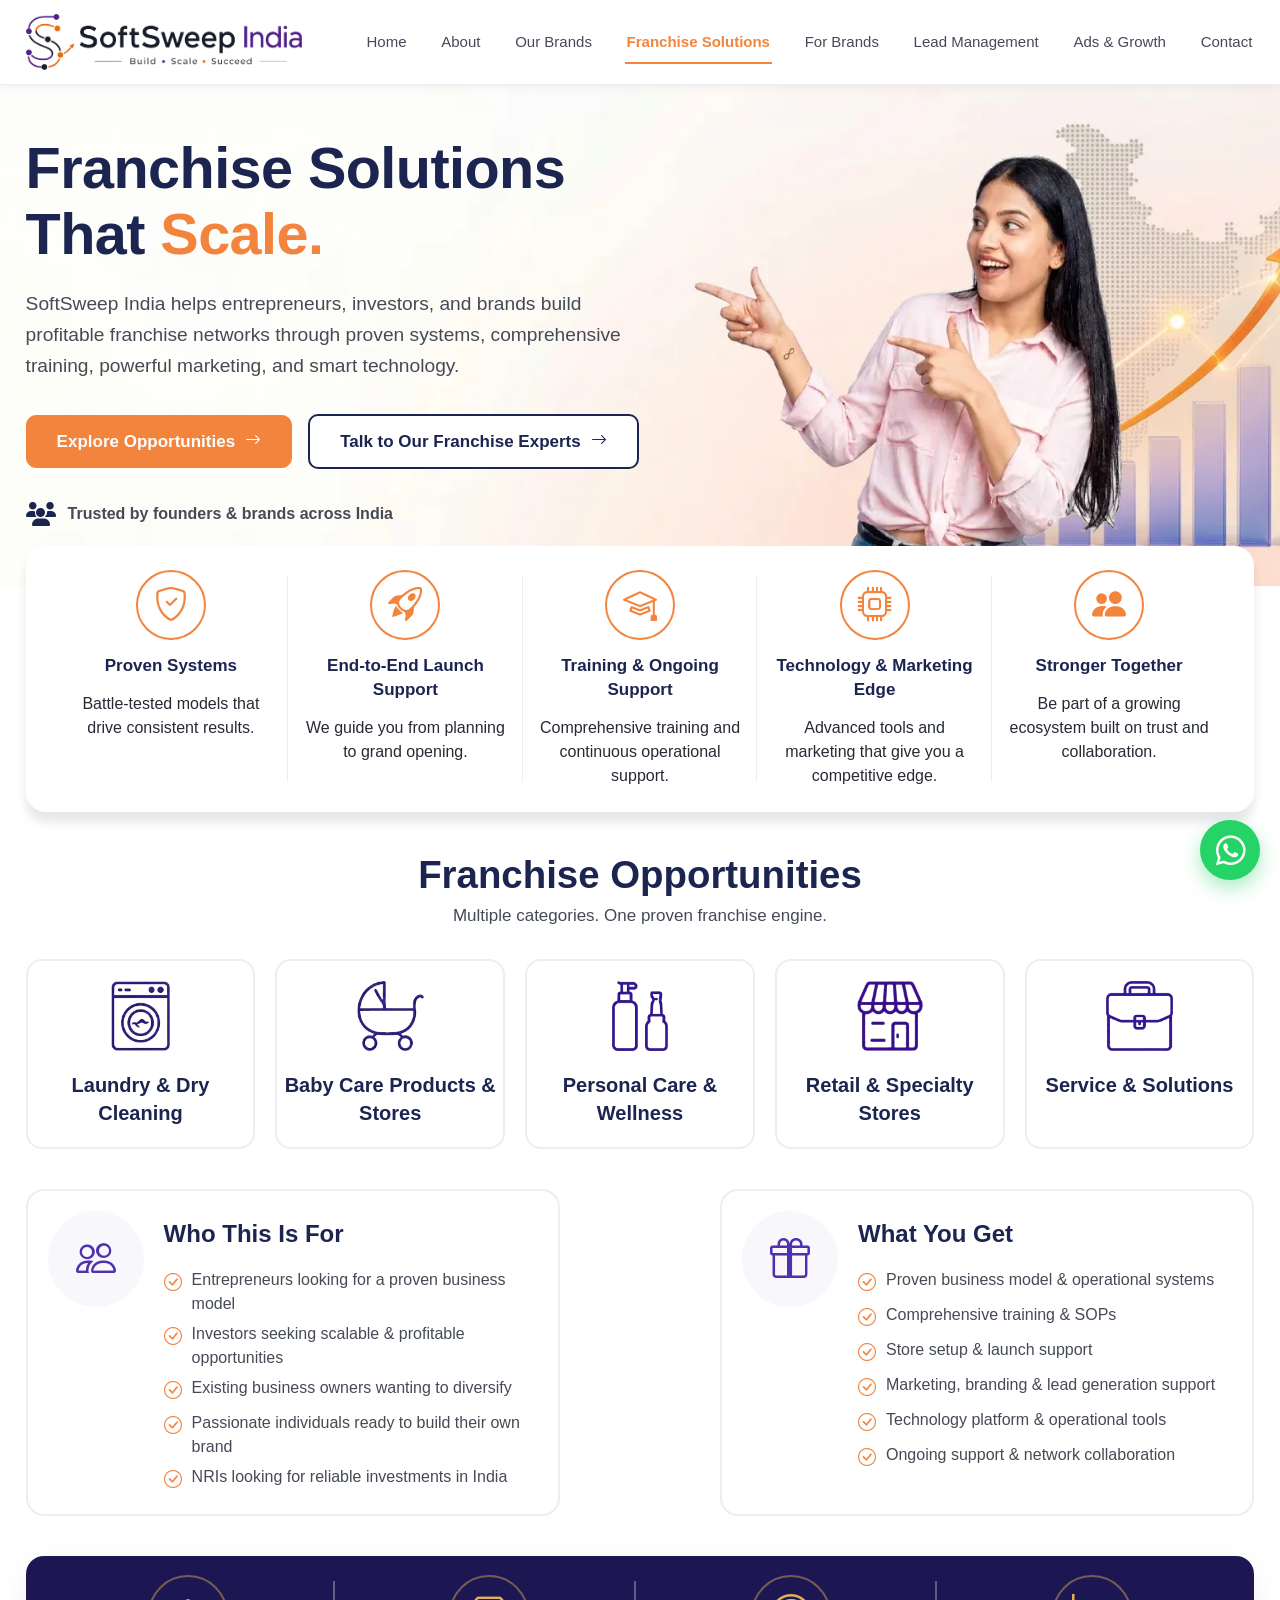
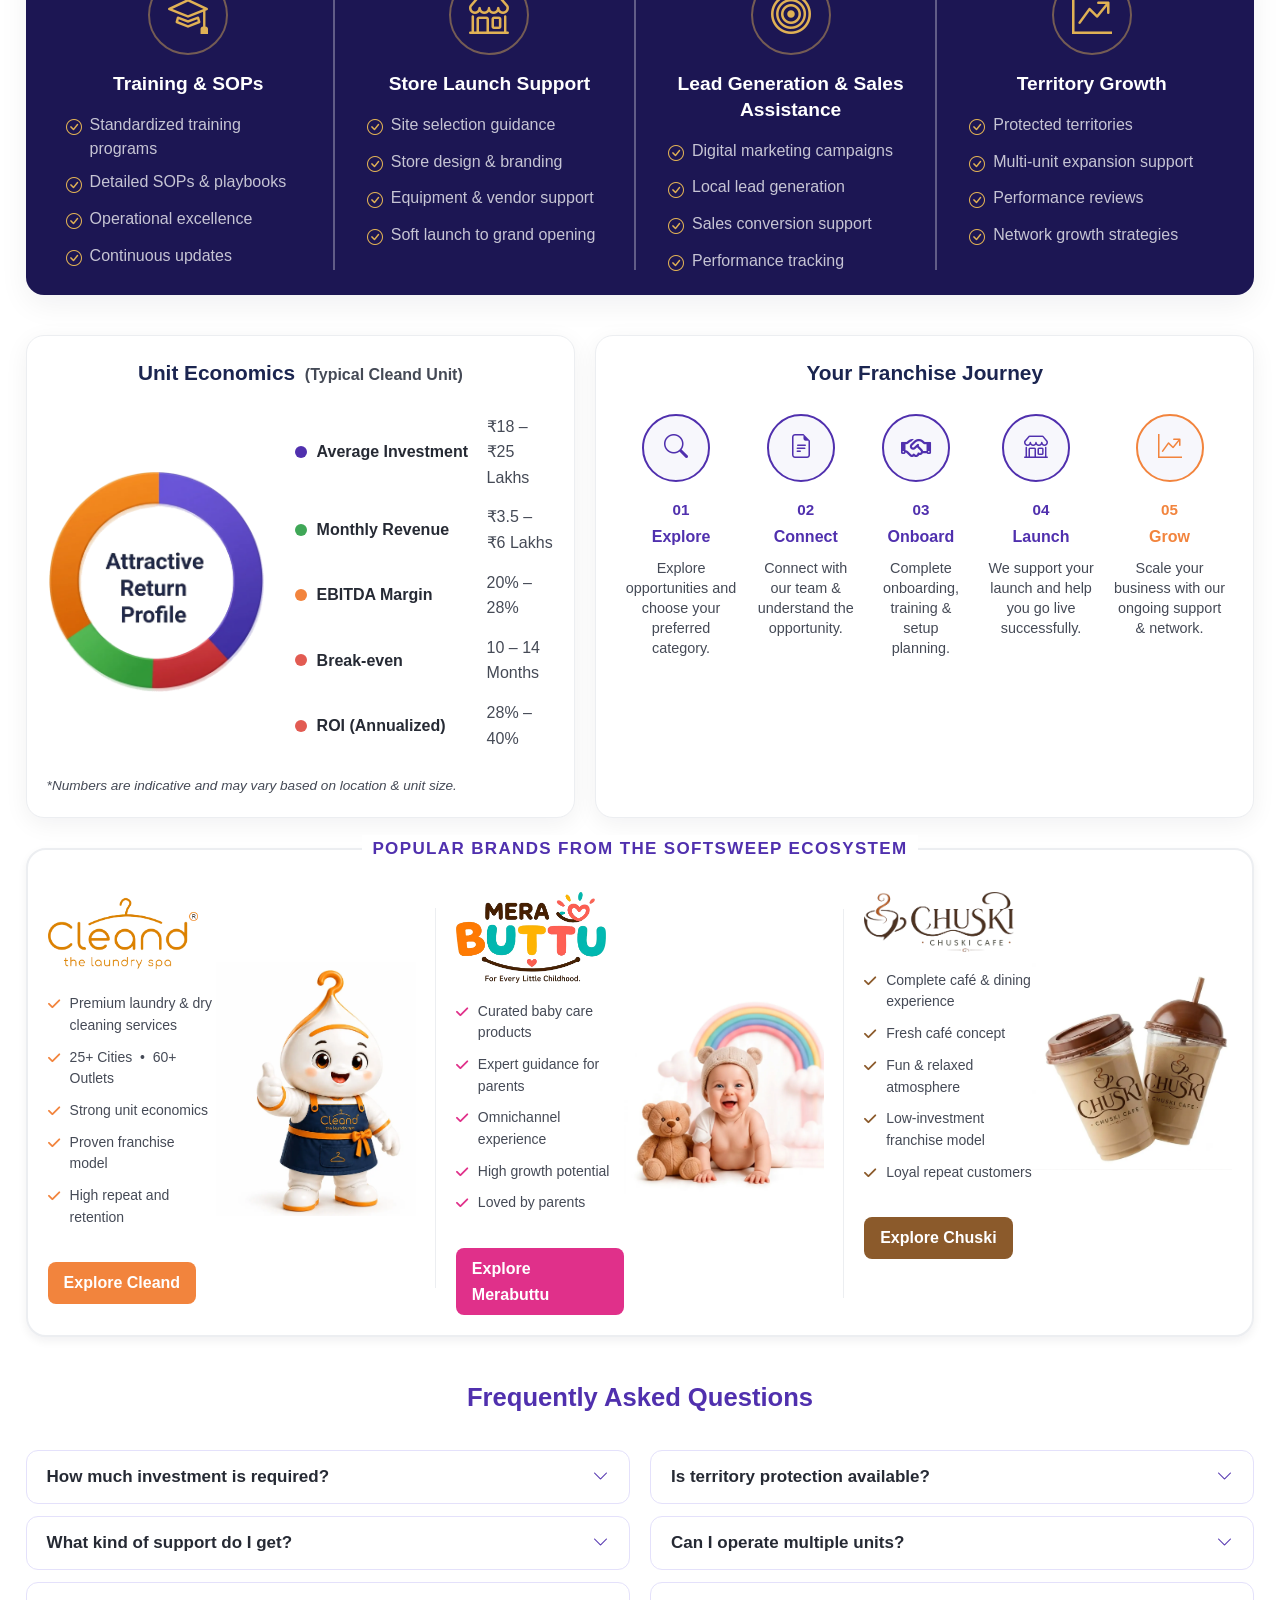
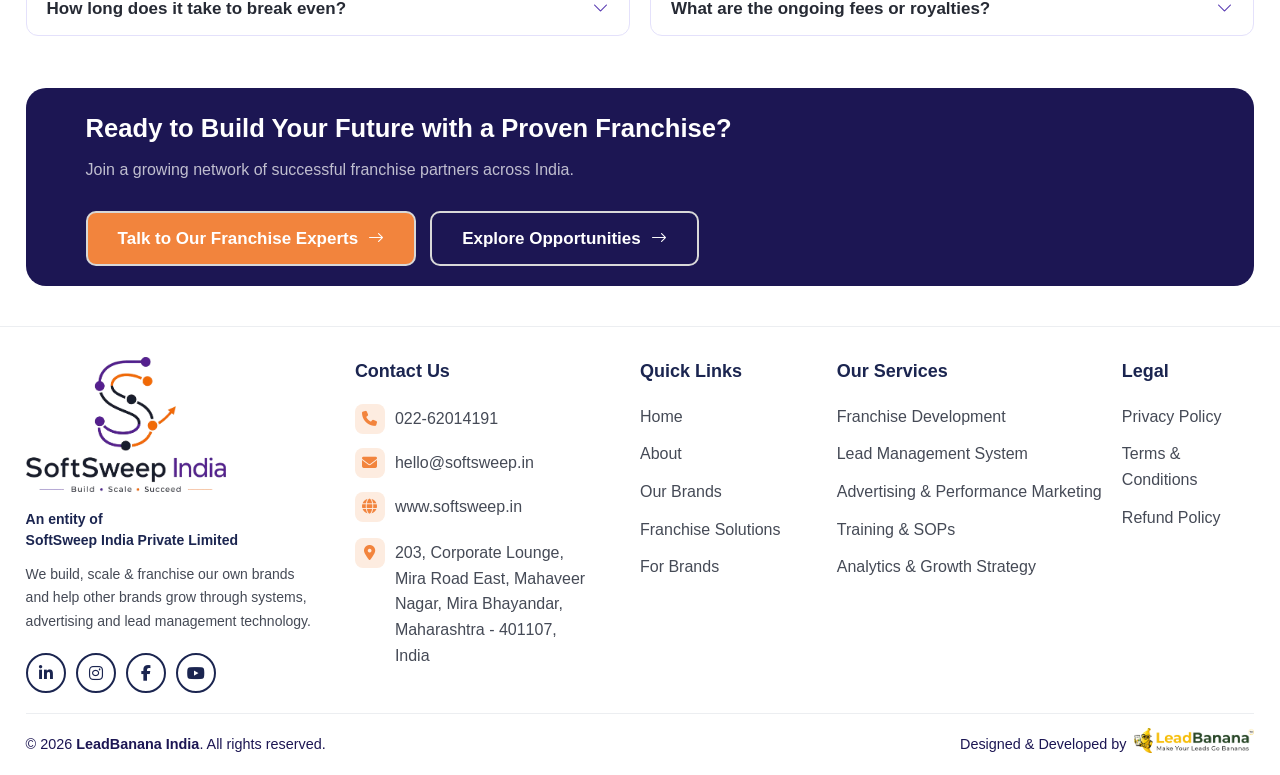
<file: franchise-solution.html>
<!DOCTYPE html>
<html lang="en">

<head>
    <meta charset="UTF-8">
    <meta name="viewport" content="width=device-width, initial-scale=1.0">
    <title>Franchise Solution - SoftSweep India</title>
    <link rel="icon" type="image/png" href="images/favicon.webp">

    <link
        href="https://fonts.googleapis.com/css2?family=Lato:ital,wght@0,100;0,300;0,400;0,700;0,900;1,100;1,300;1,400;1,700;1,900&display=swap"
        rel="stylesheet">
    <link rel="stylesheet" href="https://cdn.jsdelivr.net/npm/bootstrap-icons@1.11.3/font/bootstrap-icons.min.css">
    <link rel="stylesheet" href="https://cdnjs.cloudflare.com/ajax/libs/font-awesome/6.7.2/css/all.min.css">
    <link rel="stylesheet" href="style.css">
</head>

<body>


    <header class="navbar">
        <div class="navbar__inner section-container">

            <a href="index.html" class="navbar__brand" aria-label="SoftSweep India — Home">
                <img src="images/logo.webp" alt="SoftSweep India logo" class="navbar__logo">
            </a>

            <nav class="navbar__nav" id="primaryNav">
                <ul class="navbar__links">
                    <li><a href="index.html" class="navbar__link">Home</a></li>
                    <li><a href="about.html" class="navbar__link">About</a></li>
                    <li><a href="our-brands.html" class="navbar__link">Our Brands</a></li>
                    <li><a href="franchise-solution.html" class="navbar__link is-active">Franchise Solutions</a></li>
                    <li><a href="for-brands.html" class="navbar__link">For Brands</a></li>
                    <li><a href="lead-management.html" class="navbar__link">Lead Management</a></li>
                    <li><a href="ads-growth.html" class="navbar__link">Ads &amp; Growth</a></li>
                    <li><a href="contact.html" class="navbar__link">Contact</a></li>
                </ul>
            </nav>

            <button class="navbar__toggle" id="navToggle" aria-label="Toggle navigation menu" aria-expanded="false"
                aria-controls="primaryNav">
                <span class="navbar__toggle-bar"></span>
                <span class="navbar__toggle-bar"></span>
                <span class="navbar__toggle-bar"></span>
            </button>

        </div>
    </header>


    <section class="hero about-hero our-brands-hero">
        <div class="hero__inner section-container">

            <div class="hero__content">

                <h1 class="hero__heading">
                    Franchise Solutions<br>
                    That <span class="hero__heading-accent">Scale.</span>
                </h1>

                <p class="hero__desc">
                    SoftSweep India helps entrepreneurs, investors, and brands build profitable franchise networks
                    through proven systems, comprehensive training, powerful marketing, and smart technology.
                </p>

                <div class="hero__actions">
                    <a href="franchise-solution.html" class="btn btn--primary">
                        Explore Opportunities
                        <i class="bi bi-arrow-right" aria-hidden="true"></i>
                    </a>
                    <a href="contact.html" class="btn btn--outline">
                        Talk to Our Franchise Experts
                        <i class="bi bi-arrow-right" aria-hidden="true"></i>
                    </a>
                </div>

                <div class="hero__trust">
                    <i class="fa-solid fa-users" aria-hidden="true"></i>
                    <span>Trusted by founders &amp; brands across India</span>
                </div>
            </div>

        </div>
    </section>


    <section class="features-strip">
        <div class="section-container">
            <div class="features-card">

                <div class="feature-item">
                    <span class="feature-icon"><i class="bi bi-shield-check"></i></span>
                    <p class="feature-label">Proven Systems</p>
                    <p class="feature-description">Battle-tested models that drive consistent results.</p>
                </div>

                <div class="feature-item">
                    <span class="feature-icon"><i class="bi bi-rocket-takeoff"></i></span>
                    <p class="feature-label">End-to-End Launch Support</p>
                    <p class="feature-description">We guide you from planning to grand opening.</p>
                </div>

                <div class="feature-item">
                    <span class="feature-icon"><i class="bi bi-mortarboard"></i></span>
                    <p class="feature-label">Training & Ongoing Support</p>
                    <p class="feature-description">Comprehensive training and continuous operational support.</p>
                </div>

                <div class="feature-item">
                    <span class="feature-icon"><i class="bi bi-cpu"></i></span>
                    <p class="feature-label">Technology & Marketing Edge</p>
                    <p class="feature-description">Advanced tools and marketing that give you a competitive edge.</p>
                </div>

                <div class="feature-item">
                    <span class="feature-icon"><i class="bi bi-people-fill"></i></span>
                    <p class="feature-label">Stronger Together</p>
                    <p class="feature-description">Be part of a growing ecosystem built on trust and collaboration.</p>
                </div>

            </div>
        </div>
    </section>


    <section class="what-we-do franchise-what-we-do slide-up">
        <div class="section-container">

            <div class="section-head">
                <h2 class="section-title">Franchise Opportunities</h2>
                <p class="section-subtitle">Multiple categories. One proven franchise engine.</p>
            </div>

            <div class="wwd-grid">

                <div class="wwd-card slide-up">
                    <span class="wwd-icon">
                        <img src="images/icons/brand-cat-1.webp" alt="">
                    </span>
                    <h3 class="wwd-title">Laundry & Dry Cleaning</h3>
                </div>

                <div class="wwd-card slide-up">
                    <span class="wwd-icon">
                        <img src="images/icons/brand-cat-5.webp" alt="">
                    </span>
                    <h3 class="wwd-title">Baby Care Products & Stores</h3>
                </div>

                <div class="wwd-card slide-up">
                    <span class="wwd-icon">
                        <img src="images/icons/fra-icon-3.webp" alt="">
                    </span>
                    <h3 class="wwd-title">Personal Care & Wellness</h3>
                </div>

                <div class="wwd-card slide-up">
                    <span class="wwd-icon">
                        <img src="images/icons/fra-icon-4.webp" alt="">
                    </span>
                    <h3 class="wwd-title">Retail & Specialty Stores</h3>
                </div>

                <div class="wwd-card slide-up">
                    <span class="wwd-icon">
                        <img src="images/icons/fra-icon-5.webp" alt="">
                    </span>
                    <h3 class="wwd-title">Service & Solutions</h3>
                </div>

            </div>
        </div>
    </section>

    <section class=" slide-up">
        <div class="section-container">

            <div class="cards-wrap">

                <div class="info-card slide-up">
                    <div class="info-icon"><i class="bi bi-people"></i></div>
                    <div class="info-body">
                        <h3 class="info-title">Who This Is For</h3>
                        <ul class="info-list">
                            <li><i class="bi bi-check-circle"></i><span>Entrepreneurs looking for a proven business
                                    model</span></li>
                            <li><i class="bi bi-check-circle"></i><span>Investors seeking scalable &amp; profitable
                                    opportunities</span></li>
                            <li><i class="bi bi-check-circle"></i><span>Existing business owners wanting to
                                    diversify</span></li>
                            <li><i class="bi bi-check-circle"></i><span>Passionate individuals ready to build their own
                                    brand</span></li>
                            <li><i class="bi bi-check-circle"></i><span>NRIs looking for reliable investments in
                                    India</span></li>
                        </ul>
                    </div>
                </div>

                <div class="info-card slide-up">
                    <div class="info-icon"><i class="bi bi-gift"></i></div>
                    <div class="info-body">
                        <h3 class="info-title">What You Get</h3>
                        <ul class="info-list">
                            <li><i class="bi bi-check-circle"></i><span>Proven business model &amp; operational
                                    systems</span></li>
                            <li><i class="bi bi-check-circle"></i><span>Comprehensive training &amp; SOPs</span></li>
                            <li><i class="bi bi-check-circle"></i><span>Store setup &amp; launch support</span></li>
                            <li><i class="bi bi-check-circle"></i><span>Marketing, branding &amp; lead generation
                                    support</span></li>
                            <li><i class="bi bi-check-circle"></i><span>Technology platform &amp; operational
                                    tools</span></li>
                            <li><i class="bi bi-check-circle"></i><span>Ongoing support &amp; network
                                    collaboration</span></li>
                        </ul>
                    </div>
                </div>

            </div>

        </div>
    </section>


    <section class="pillars-section fran-piller slide-up">
        <div class="section-container">
            <div class="pillars-card">
                <div class="cards-wrap">

                    <div class="pillar-item slide-up">
                        <div class="pillar-icon"><i class="bi bi-mortarboard"></i></div>
                        <h3 class="pillar-title">Training &amp; SOPs</h3>
                        <ul class="pillar-list">
                            <li><i class="bi bi-check-circle"></i><span>Standardized training programs</span></li>
                            <li><i class="bi bi-check-circle"></i><span>Detailed SOPs &amp; playbooks</span></li>
                            <li><i class="bi bi-check-circle"></i><span>Operational excellence</span></li>
                            <li><i class="bi bi-check-circle"></i><span>Continuous updates</span></li>
                        </ul>
                    </div>

                    <div class="pillar-item slide-up">
                        <div class="pillar-icon"><i class="bi bi-shop"></i></div>
                        <h3 class="pillar-title">Store Launch Support</h3>
                        <ul class="pillar-list">
                            <li><i class="bi bi-check-circle"></i><span>Site selection guidance</span></li>
                            <li><i class="bi bi-check-circle"></i><span>Store design &amp; branding</span></li>
                            <li><i class="bi bi-check-circle"></i><span>Equipment &amp; vendor support</span></li>
                            <li><i class="bi bi-check-circle"></i><span>Soft launch to grand opening</span></li>
                        </ul>
                    </div>

                    <div class="pillar-item slide-up">
                        <div class="pillar-icon"><i class="bi bi-bullseye"></i></div>
                        <h3 class="pillar-title">Lead Generation &amp; Sales Assistance</h3>
                        <ul class="pillar-list">
                            <li><i class="bi bi-check-circle"></i><span>Digital marketing campaigns</span></li>
                            <li><i class="bi bi-check-circle"></i><span>Local lead generation</span></li>
                            <li><i class="bi bi-check-circle"></i><span>Sales conversion support</span></li>
                            <li><i class="bi bi-check-circle"></i><span>Performance tracking</span></li>
                        </ul>
                    </div>

                    <div class="pillar-item slide-up">
                        <div class="pillar-icon"><i class="bi bi-graph-up-arrow"></i></div>
                        <h3 class="pillar-title">Territory Growth</h3>
                        <ul class="pillar-list">
                            <li><i class="bi bi-check-circle"></i><span>Protected territories</span></li>
                            <li><i class="bi bi-check-circle"></i><span>Multi-unit expansion support</span></li>
                            <li><i class="bi bi-check-circle"></i><span>Performance reviews</span></li>
                            <li><i class="bi bi-check-circle"></i><span>Network growth strategies</span></li>
                        </ul>
                    </div>

                </div>
            </div>
        </div>
    </section>


    <section class="economics-journey-section slide-up">
        <div class="section-container">
            <div class="cards-wrap">

                <!-- Unit Economics -->
                <div class="info-panel slide-up">
                    <h2 class="panel-heading">Unit Economics <small>(Typical Cleand Unit)</small></h2>

                    <div class="economics-body">
                        <div class="chart-slot slide-up">
                            <img src="images/fran-chart.webp" alt="">
                        </div>

                        <ul class="economics-legend slide-up">
                            <li>
                                <span class="legend-dot" style="background: var(--color-indigo);"></span>
                                <span class="legend-label">Average Investment</span>
                                <span class="legend-value">₹18 – ₹25 Lakhs</span>
                            </li>
                            <li>
                                <span class="legend-dot" style="background: var(--color-green);"></span>
                                <span class="legend-label">Monthly Revenue</span>
                                <span class="legend-value">₹3.5 – ₹6 Lakhs</span>
                            </li>
                            <li>
                                <span class="legend-dot" style="background: var(--color-accent);"></span>
                                <span class="legend-label">EBITDA Margin</span>
                                <span class="legend-value">20% – 28%</span>
                            </li>
                            <li>
                                <span class="legend-dot" style="background: var(--color-red);"></span>
                                <span class="legend-label">Break-even</span>
                                <span class="legend-value">10 – 14 Months</span>
                            </li>
                            <li>
                                <span class="legend-dot" style="background: var(--color-red);"></span>
                                <span class="legend-label">ROI (Annualized)</span>
                                <span class="legend-value">28% – 40%</span>
                            </li>
                        </ul>
                    </div>

                    <p class="economics-footnote slide-up">*Numbers are indicative and may vary based on location &amp; unit
                        size.</p>
                </div>

                <!-- Franchise Journey -->
                <div class="info-panel slide-up">
                    <h2 class="panel-heading journey-heading">Your Franchise Journey</h2>

                    <div class="journey-steps">

                        <div class="journey-step step-1 slide-up">
                            <div class="journey-icon-row">
                                <div class="journey-icon"><i class="bi bi-search"></i></div>
                                <div class="journey-connector"></div>
                            </div>
                            <p class="journey-number">01</p>
                            <h3 class="journey-title">Explore</h3>
                            <p class="journey-desc">Explore opportunities and choose your preferred category.</p>
                        </div>

                        <div class="journey-step step-2 slide-up">
                            <div class="journey-icon-row">
                                <div class="journey-icon"><i class="bi bi-file-earmark-text"></i></div>
                                <div class="journey-connector"></div>
                            </div>
                            <p class="journey-number">02</p>
                            <h3 class="journey-title">Connect</h3>
                            <p class="journey-desc">Connect with our team &amp; understand the opportunity.</p>
                        </div>

                        <div class="journey-step step-3 slide-up">
                            <div class="journey-icon-row">
                                <div class="journey-icon"><i class="fa-regular fa-handshake"></i></div>
                                <div class="journey-connector"></div>
                            </div>
                            <p class="journey-number">03</p>
                            <h3 class="journey-title">Onboard</h3>
                            <p class="journey-desc">Complete onboarding, training &amp; setup planning.</p>
                        </div>

                        <div class="journey-step step-4 slide-up">
                            <div class="journey-icon-row">
                                <div class="journey-icon"><i class="bi bi-shop"></i></div>
                                <div class="journey-connector"></div>
                            </div>
                            <p class="journey-number">04</p>
                            <h3 class="journey-title">Launch</h3>
                            <p class="journey-desc">We support your launch and help you go live successfully.</p>
                        </div>

                        <div class="journey-step step-5 slide-up">
                            <div class="journey-icon-row">
                                <div class="journey-icon"><i class="bi bi-graph-up-arrow"></i></div>
                            </div>
                            <p class="journey-number">05</p>
                            <h3 class="journey-title">Grow</h3>
                            <p class="journey-desc">Scale your business with our ongoing support &amp; network.</p>
                        </div>

                    </div>
                </div>

            </div>
        </div>
    </section>


    <section class="brands-section slide-up">
        <div class="section-container">
            <div class="brands-card">

                <div class="brands-eyebrow-wrap">
                    <p class="brands-eyebrow">Popular Brands from the SoftSweep Ecosystem</p>
                </div>

                <div class="brands-grid">

                    <div class="brand-box brand-box--cleand slide-up">
                        <div>
                            <div class="brand-box__media">
                                <img src="images/cleand-logo.webp" alt="Cleand mascot character"
                                    class="brand-box__image">
                            </div>
                            <ul class="brand-box__checklist">
                                <li><i class="fa-solid fa-check"></i> Premium laundry &amp; dry cleaning services</li>
                                <li><i class="fa-solid fa-check"></i> 25+ Cities &nbsp;•&nbsp; 60+ Outlets</li>
                                <li><i class="fa-solid fa-check"></i> Strong unit economics</li>
                                <li><i class="fa-solid fa-check"></i> Proven franchise model</li>
                                <li><i class="fa-solid fa-check"></i> High repeat and retention</li>
                            </ul>
                            <a href="https://cleand.in/" target="_blank" class="brand-box__btn">Explore Cleand</a>
                        </div>
                        <div>
                            <img src="images/cleaned-detail-img.webp" alt="Cleand — The Laundry Spa"
                                class="brand-box__logo">
                        </div>
                    </div>

                    <div class="brand-box brand-box--merabuttu slide-up">
                        <div>
                            <div class="brand-box__media">
                                <img src="images/merabuttu-logo.webp" alt="Merabuttu baby care"
                                    class="brand-box__image">
                            </div>
                            <ul class="brand-box__checklist">
                                <li><i class="fa-solid fa-check"></i> Curated baby care products</li>
                                <li><i class="fa-solid fa-check"></i> Expert guidance for parents</li>
                                <li><i class="fa-solid fa-check"></i> Omnichannel experience</li>
                                <li><i class="fa-solid fa-check"></i> High growth potential</li>
                                <li><i class="fa-solid fa-check"></i> Loved by parents</li>
                            </ul>
                            <a href="https://merabuttu.com/" target="_blank" class="brand-box__btn">Explore Merabuttu</a>
                        </div>
                        <div>
                            <img src="images/merabuttu-detail-img.webp" alt="MERABUTTU.in — The Baby Care Store"
                                class="brand-box__logo">
                        </div>
                    </div>

                    <div class="brand-box brand-box--ccafe slide-up">
                        <div>
                            <div class="brand-box__media">
                                <img src="images/chuski-cafe-logo.webp" alt="Ccafe.shop coffee and cafe experience"
                                    class="brand-box__image">
                            </div>
                            <ul class="brand-box__checklist">
                                <li><i class="fa-solid fa-check"></i> Complete café &amp; dining experience</li>
                                <li><i class="fa-solid fa-check"></i> Fresh café concept</li>
                                <li><i class="fa-solid fa-check"></i> Fun & relaxed atmosphere</li>
                                <li><i class="fa-solid fa-check"></i> Low-investment franchise model</li>
                                <li><i class="fa-solid fa-check"></i> Loyal repeat customers</li>
                            </ul>
                            <a href="https://www.chuskicafe.com/" target="_blank" class="brand-box__btn">Explore
                                Chuski</a>
                        </div>
                        <div>
                            <img src="images/chuski-detail-img.webp" alt="Ccafe.shop — Coffee & Conversations"
                                class="brand-box__logo">
                        </div>
                    </div>

                </div>
            </div>
        </div>
    </section>


    <section class="faq-section slide-up" id="faq">
        <div class="section-container">
            <h2 class="faq-title">Frequently Asked Questions</h2>

            <div class="faq-grid">

                <div class="faq-col">

                    <div class="faq-item">
                        <button class="faq-question" type="button" aria-expanded="false">
                            <span>How much investment is required?</span>
                            <i class="bi bi-chevron-down faq-chevron"></i>
                        </button>
                        <div class="faq-answer">
                            <div class="faq-answer__inner">
                                <p>Investment varies by brand and format, typically ranging from ₹5–25 lakhs depending
                                    on store size, location, and category. Our team shares a detailed cost breakdown
                                    during your consultation.</p>
                            </div>
                        </div>
                    </div>

                    <div class="faq-item">
                        <button class="faq-question" type="button" aria-expanded="false">
                            <span>What kind of support do I get?</span>
                            <i class="bi bi-chevron-down faq-chevron"></i>
                        </button>
                        <div class="faq-answer">
                            <div class="faq-answer__inner">
                                <p>You'll receive end-to-end support — site selection, training, marketing, technology,
                                    and ongoing operational guidance from our dedicated franchise success team.</p>
                            </div>
                        </div>
                    </div>

                    <div class="faq-item">
                        <button class="faq-question" type="button" aria-expanded="false">
                            <span>How long does it take to break even?</span>
                            <i class="bi bi-chevron-down faq-chevron"></i>
                        </button>
                        <div class="faq-answer">
                            <div class="faq-answer__inner">
                                <p>Most partners reach break-even within 12–18 months, depending on location, footfall,
                                    and how closely the proven operating model is followed.</p>
                            </div>
                        </div>
                    </div>

                </div>

                <div class="faq-col">

                    <div class="faq-item">
                        <button class="faq-question" type="button" aria-expanded="false">
                            <span>Is territory protection available?</span>
                            <i class="bi bi-chevron-down faq-chevron"></i>
                        </button>
                        <div class="faq-answer">
                            <div class="faq-answer__inner">
                                <p>Yes, we offer defined territorial exclusivity for most brands to protect your market
                                    and investment from internal competition.</p>
                            </div>
                        </div>
                    </div>

                    <div class="faq-item">
                        <button class="faq-question" type="button" aria-expanded="false">
                            <span>Can I operate multiple units?</span>
                            <i class="bi bi-chevron-down faq-chevron"></i>
                        </button>
                        <div class="faq-answer">
                            <div class="faq-answer__inner">
                                <p>Absolutely. Many of our partners run multiple outlets. Multi-unit franchisees also
                                    get priority support and preferred expansion terms.</p>
                            </div>
                        </div>
                    </div>

                    <div class="faq-item">
                        <button class="faq-question" type="button" aria-expanded="false">
                            <span>What are the ongoing fees or royalties?</span>
                            <i class="bi bi-chevron-down faq-chevron"></i>
                        </button>
                        <div class="faq-answer">
                            <div class="faq-answer__inner">
                                <p>Franchisees typically pay a royalty of 4–8% of monthly revenue plus a marketing
                                    contribution, covering brand support, training updates, and technology access.</p>
                            </div>
                        </div>
                    </div>

                </div>

            </div>
        </div>
    </section>


    <section class="cta-banner slide-up">
        <div class="section-container">
            <div class="cta-banner__card">

                <div class="cta-banner__content">
                    <h2 class="cta-banner__title">Ready to Build Your Future with a Proven Franchise?</h2>
                    <p class="cta-banner__subtitle">Join a growing network of successful franchise partners across
                        India.</p>
                </div>

                <div class="hero__actions cta-banner__actions">
                    <a href="tel:+912262014191" class="btn btn--primary">
                        Talk to Our Franchise Experts
                        <i class="bi bi-arrow-right" aria-hidden="true"></i>
                    </a>
                    <a href="contact.html" class="btn btn--outline">
                        Explore Opportunities
                        <i class="bi bi-arrow-right" aria-hidden="true"></i>
                    </a>
                </div>

            </div>
        </div>
    </section>



    <footer class="site-footer slide-up">
        <div class="section-container footer-inner">

            <div class="footer-col footer-col--brand slide-up">
                <a href="index.html" class="footer-brand">
                    <img src="images/logo-footer.webp" alt="">
                </a>
                <p class="footer-brand__entity">An entity of<br>SoftSweep India Private Limited</p>
                <p class="footer-brand__desc">We build, scale &amp; franchise our own brands and help other brands grow
                    through systems, advertising and lead management technology.</p>
                <div class="footer-social">
                    <a href="#" class="footer-social__link" aria-label="LinkedIn"><i
                            class="fa-brands fa-linkedin-in"></i></a>
                    <a href="#" class="footer-social__link" aria-label="Instagram"><i
                            class="fa-brands fa-instagram"></i></a>
                    <a href="#" class="footer-social__link" aria-label="Facebook"><i
                            class="fa-brands fa-facebook-f"></i></a>
                    <a href="#" class="footer-social__link" aria-label="YouTube"><i
                            class="fa-brands fa-youtube"></i></a>
                </div>
            </div>

            <div class="footer-col slide-up">
                <h4 class="footer-col__title">Contact Us</h4>
                <ul class="footer-contact-list">
                    <li>
                        <span class="footer-contact-icon"><i class="fa-solid fa-phone"></i></span>
                        <a href="tel:+912262014191">022-62014191</a>
                    </li>
                    <li>
                        <span class="footer-contact-icon"><i class="fa-solid fa-envelope"></i></span>
                        <a href="mailto:hello@softsweep.in">hello@softsweep.in</a>
                    </li>
                    <li>
                        <span class="footer-contact-icon"><i class="fa-solid fa-globe"></i></span>
                        <a href="https://softsweep.in/" target="_blank" rel="noopener">www.softsweep.in</a>
                    </li>
                    <li class="footer-contact-list__address">
                        <span class="footer-contact-icon"><i class="fa-solid fa-location-dot"></i></span>
                        <span>203, Corporate Lounge, Mira Road East, Mahaveer Nagar, Mira Bhayandar, Maharashtra -
                            401107, India</span>
                    </li>
                </ul>
            </div>

            <div class="footer-col slide-up">
                <h4 class="footer-col__title">Quick Links</h4>
                <ul class="footer-links">
                    <li><a href="index.html">Home</a></li>
                    <li><a href="about.html">About</a></li>
                    <li><a href="our-brands.html">Our Brands</a></li>
                    <li><a href="franchise-solution.html">Franchise Solutions</a></li>
                    <li><a href="for-brands.html">For Brands</a></li>
                </ul>
            </div>

            <div class="footer-col slide-up">
                <h4 class="footer-col__title">Our Services</h4>
                <ul class="footer-links">
                    <li><a href="franchise-solution.html">Franchise Development</a></li>
                    <li><a href="lead-management.html">Lead Management System</a></li>
                    <li><a href="ads-growth.html">Advertising &amp; Performance Marketing</a></li>
                    <li><a href="for-brands.html">Training &amp; SOPs</a></li>
                    <li><a href="ads-growth.html">Analytics &amp; Growth Strategy</a></li>
                </ul>
            </div>

            <div class="footer-col slide-up">
                <h4 class="footer-col__title">Legal</h4>
                <ul class="footer-links">
                    <li><a href="privacy-policy.html">Privacy Policy</a></li>
                    <li><a href="terms.html">Terms &amp; Conditions</a></li>
                    <li><a href="refund-policy.html">Refund Policy</a></li>
                </ul>
            </div>

        </div>

        <div class="section-container slide-up">
            <div class="footer-bottom">
                <p>&copy; <span>2026</span> <a href="https://leadbanana.in" target="_blank" rel="noopener">LeadBanana
                        India</a>. All rights reserved.</p>
                <p class="designed-by">Designed &amp; Developed by <a class="lead-logo" href="https://leadbanana.in"
                        target="_blank" rel="noopener">
                        <img src="images/leadbanana-logo.webp" alt="">
                    </a></p>
            </div>
        </div>
    </footer>


    <div class="whatsapp-bot" id="whatsappBot">
        <div class="bot-panel">

            <div class="bot-head">
                <div class="bot-avatar">
                    <i class="fa-brands fa-whatsapp"></i>
                </div>
                <div class="bot-head-text">
                    <strong>SoftSweep India</strong>
                    <strong>WhatsApp Assistant</strong>
                </div>
            </div>

            <p class="bot-subtitle">Choose a service or send a custom message.</p>

            <div class="bot-body">
                <button class="bot-option" data-message="I would like to know about Franchise Development.">
                    <span class="bot-option-icon icon-blue"><i class="bi bi-buildings"></i></span>
                    <span class="bot-option-label">Franchise Development</span>
                    <i class="bi bi-chevron-right bot-option-arrow"></i>
                </button>

                <button class="bot-option" data-message="I would like to Get a Lead Management.">
                    <span class="bot-option-icon icon-purple"><i class="bi bi-people"></i></span>
                    <span class="bot-option-label">Lead Management</span>
                    <i class="bi bi-chevron-right bot-option-arrow"></i>
                </button>

                <button class="bot-option" data-message="I would like to know about Performance Marketing.">
                    <span class="bot-option-icon icon-green"><i class="bi bi-megaphone"></i></span>
                    <span class="bot-option-label">Performance Marketing</span>
                    <i class="bi bi-chevron-right bot-option-arrow"></i>
                </button>

                <button class="bot-option" data-message="I would like to know About Training & SOPs.">
                    <span class="bot-option-icon icon-orange"><i class="bi bi-book"></i></span>
                    <span class="bot-option-label">Training & SOPs</span>
                    <i class="bi bi-chevron-right bot-option-arrow"></i>
                </button>

                <div class="bot-input">
                    <input id="botMessage" type="text" placeholder="Type your message">
                    <button class="btn-send" id="botSend" type="button">Send</button>
                </div>
            </div>

            <div class="bot-footer">
                <span>Powered by</span>
                <img src="images/leadbanana-logo.webp" alt="">
            </div>

        </div>

        <button class="bot-float" type="button">
            <span class="bot-float-icon">
                <i class="fa-brands fa-whatsapp"></i>
            </span>
            <span class="bot-text">Connect with SoftSweep India</span>
        </button>
    </div>



    <!-- for header -->
    <script>
        document.addEventListener('DOMContentLoaded', () => {
            const toggle = document.getElementById('navToggle');
            const nav = document.getElementById('primaryNav');
            const links = nav.querySelectorAll('.navbar__link');

            // Open / close mobile menu
            const closeMenu = () => {
                nav.classList.remove('is-open');
                toggle.setAttribute('aria-expanded', 'false');
                document.body.style.overflow = '';
            };

            const openMenu = () => {
                nav.classList.add('is-open');
                toggle.setAttribute('aria-expanded', 'true');
                document.body.style.overflow = 'hidden';
            };

            toggle.addEventListener('click', () => {
                const isOpen = nav.classList.contains('is-open');
                isOpen ? closeMenu() : openMenu();
            });

            // Close mobile menu after selecting a link
            links.forEach(link => {
                link.addEventListener('click', () => {
                    links.forEach(l => l.classList.remove('is-active'));
                    link.classList.add('is-active');
                    closeMenu();
                });
            });

            // Close mobile menu on resize back to desktop width
            window.addEventListener('resize', () => {
                if (window.innerWidth > 1200) closeMenu();
            });

            // Close mobile menu on outside click
            document.addEventListener('click', (e) => {
                const isClickInside = nav.contains(e.target) || toggle.contains(e.target);
                if (!isClickInside && nav.classList.contains('is-open')) {
                    closeMenu();
                }
            });
        });

    </script>


    <!-- for counter -->
    <script>
        document.addEventListener('DOMContentLoaded', () => {
            const counters = document.querySelectorAll('.stat-count');
            if (!counters.length) return;

            const duration = 1600; // ms

            const animateCount = (el) => {
                const target = parseFloat(el.getAttribute('data-target'));
                const start = performance.now();

                const step = (now) => {
                    const progress = Math.min((now - start) / duration, 1);
                    // ease-out for a natural deceleration near the end
                    const eased = 1 - Math.pow(1 - progress, 3);
                    const current = Math.floor(eased * target);

                    el.textContent = current.toLocaleString('en-IN');

                    if (progress < 1) {
                        requestAnimationFrame(step);
                    } else {
                        el.textContent = target.toLocaleString('en-IN');
                    }
                };

                requestAnimationFrame(step);
            };

            const observer = new IntersectionObserver((entries) => {
                entries.forEach(entry => {
                    if (entry.isIntersecting) {
                        animateCount(entry.target);
                        observer.unobserve(entry.target);
                    }
                });
            }, { threshold: 0.4 });

            counters.forEach(el => observer.observe(el));
        });

    </script>


    <!-- script for slide up animation -->
    <script>
        document.addEventListener('DOMContentLoaded', () => {

            // Create the "Eye" (Observer)
            const slideUpObserver = new IntersectionObserver((entries) => {
                entries.forEach(entry => {
                    // If the element enters the screen
                    if (entry.isIntersecting) {
                        entry.target.classList.add('active');

                        // Once it has slid up, stop watching it (until refresh)
                        slideUpObserver.unobserve(entry.target);
                    }
                });
            }, {
                threshold: 0, // Starts when 0% of the element is visible
                rootMargin: "0px 0px -50px 0px" // Slight offset so it triggers before it hits the very bottom
            });

            // Find everything with the "slide-up" class and start watching it
            const slideUpElements = document.querySelectorAll('.slide-up');
            slideUpElements.forEach(el => slideUpObserver.observe(el));

        });
    </script>


    <!-- whatsapp-bot -->
    <script>
        const qs = (sel, parent = document) => parent.querySelector(sel);
        const qsa = (sel, parent = document) => parent.querySelectorAll(sel);

        function initWhatsAppBot() {
            const container = qs("#whatsappBot");
            if (!container) return;

            const floatBtn = qs(".bot-float", container);
            const input = qs("#botMessage", container);
            const send = qs("#botSend", container);
            const options = qsa(".bot-option", container);

            floatBtn.addEventListener("click", (e) => {
                e.stopPropagation();
                container.classList.toggle("active");
            });

            options.forEach(button => {
                button.addEventListener("click", () => {
                    const msg = button.getAttribute("data-message");
                    window.open(`https://wa.me/+912262014191?text=${encodeURIComponent(msg)}`, "_blank");
                });
            });

            send.addEventListener("click", () => {
                const text = input.value.trim() || "Hello!";
                window.open(`https://wa.me/+912262014191?text=${encodeURIComponent(text)}`, "_blank");
            });

            // Close when clicking anywhere outside the widget
            document.addEventListener("click", (e) => {
                if (container.classList.contains("active") && !container.contains(e.target)) {
                    container.classList.remove("active");
                }
            });

            // Prevent clicks inside the panel from bubbling up and closing it
            qs(".bot-panel", container).addEventListener("click", (e) => e.stopPropagation());
        }

        document.addEventListener("DOMContentLoaded", initWhatsAppBot);
    </script>



    <!-- FAQ accordion — single-open behavior -->

    <script>

        document.addEventListener('DOMContentLoaded', () => {
            const faqItems = document.querySelectorAll('.faq-item');
            if (!faqItems.length) return;

            faqItems.forEach(item => {
                const btn = item.querySelector('.faq-question');

                btn.addEventListener('click', () => {
                    const isOpen = item.classList.contains('is-open');

                    faqItems.forEach(other => {
                        other.classList.remove('is-open');
                        other.querySelector('.faq-question').setAttribute('aria-expanded', 'false');
                    });

                    if (!isOpen) {
                        item.classList.add('is-open');
                        btn.setAttribute('aria-expanded', 'true');
                    }
                });
            });
        });

    </script>


</body>

</html>
</file>
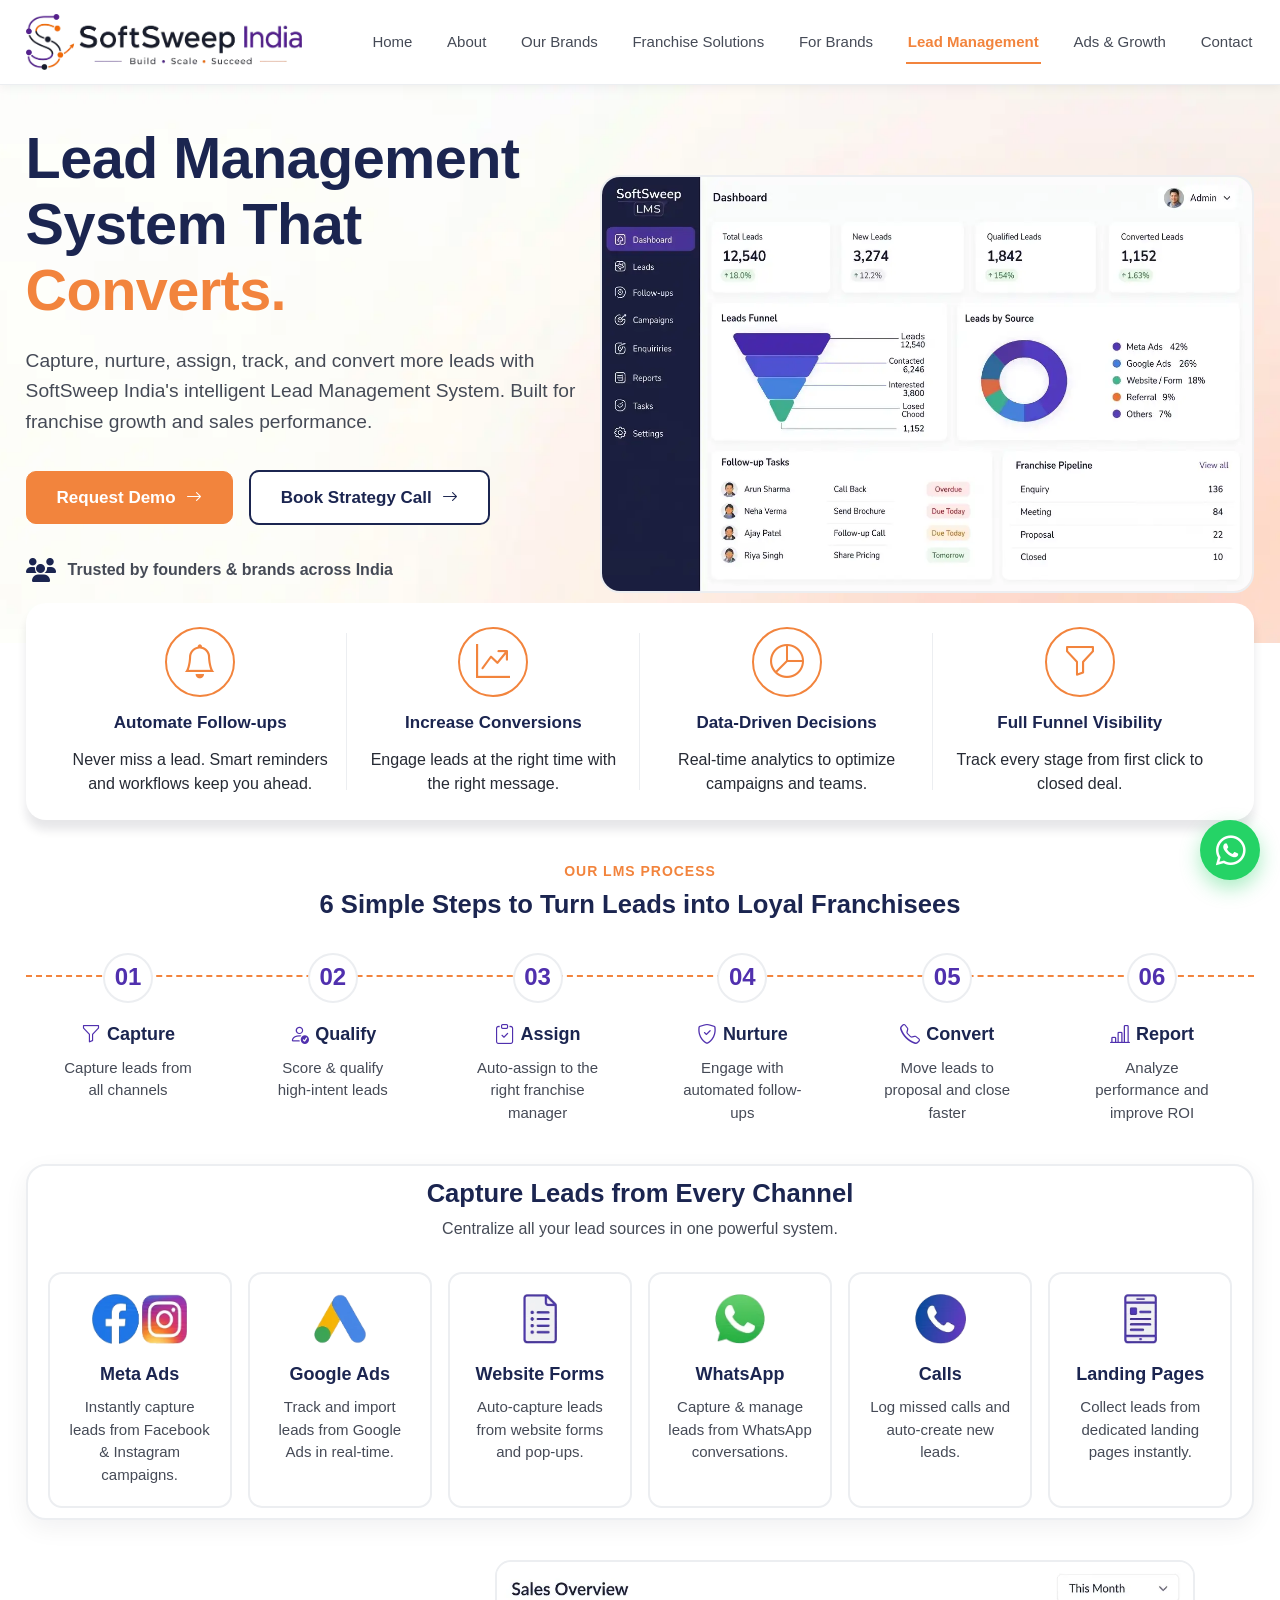
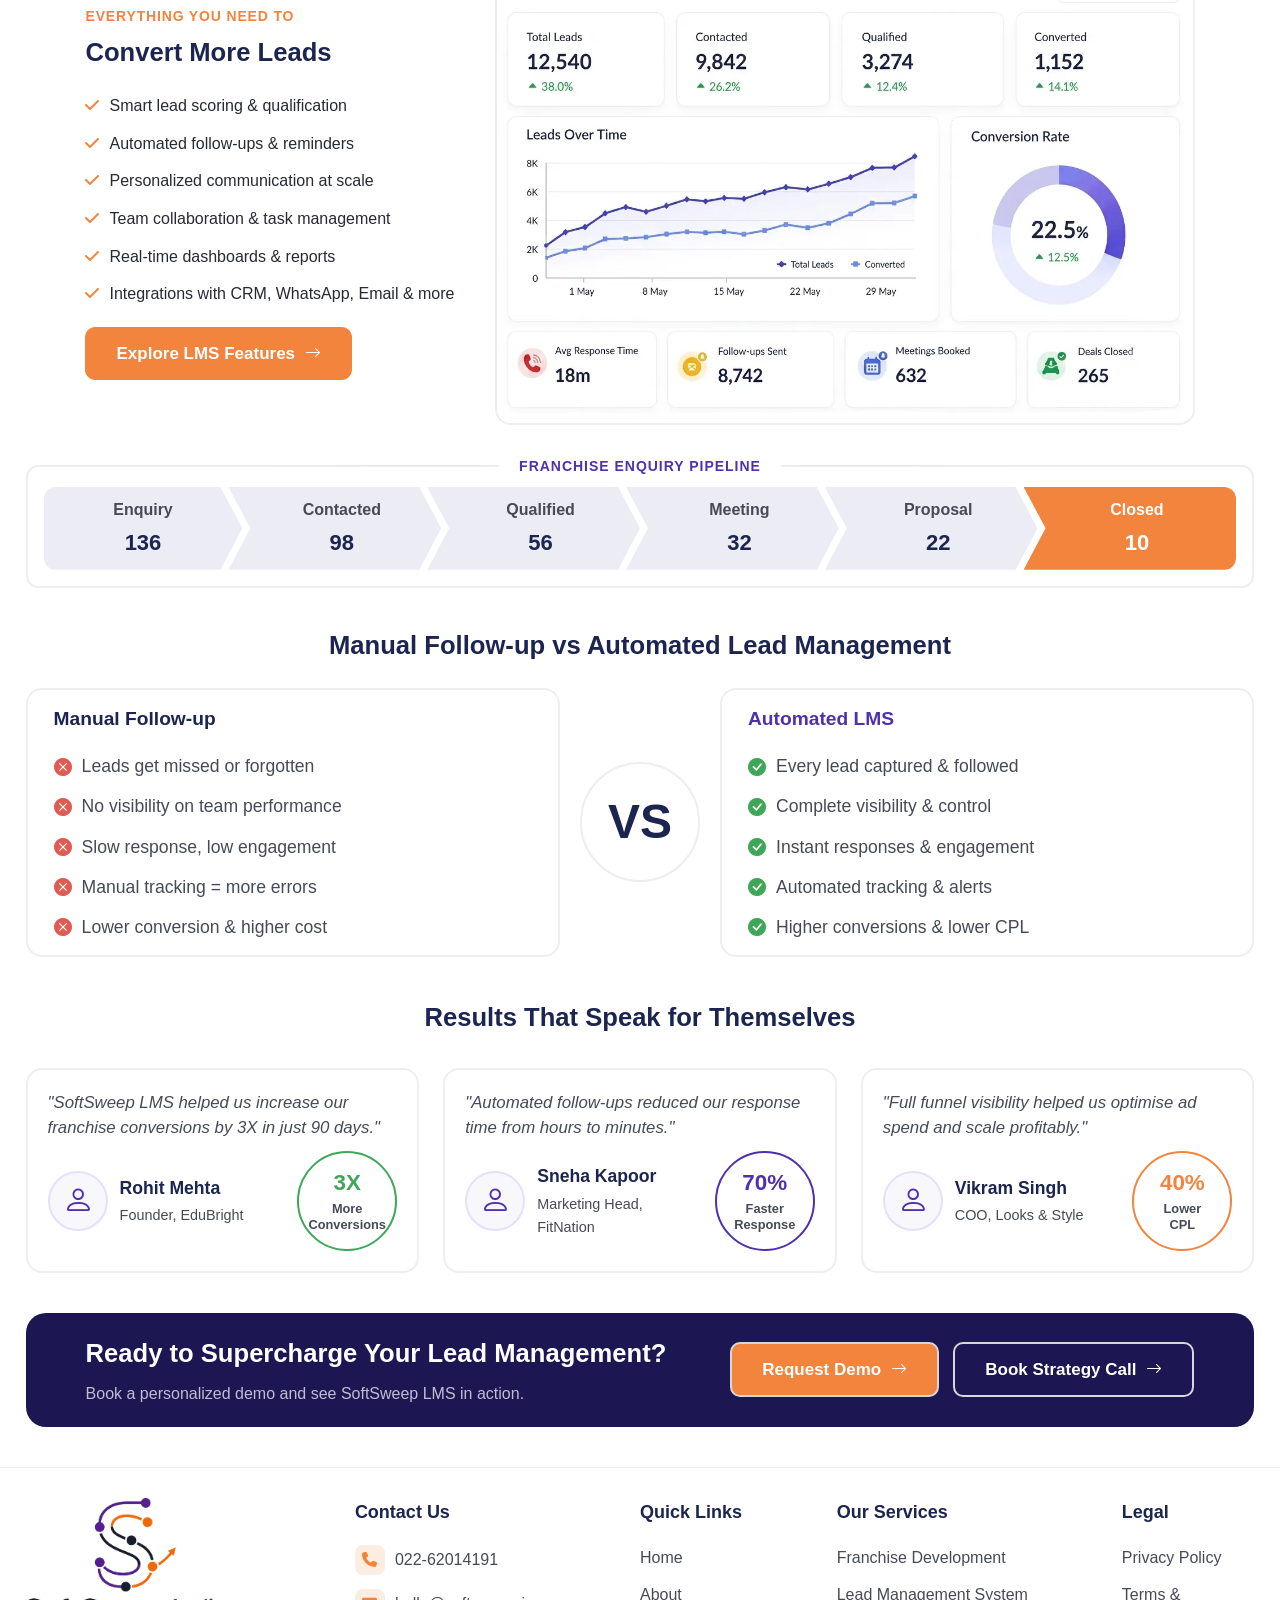
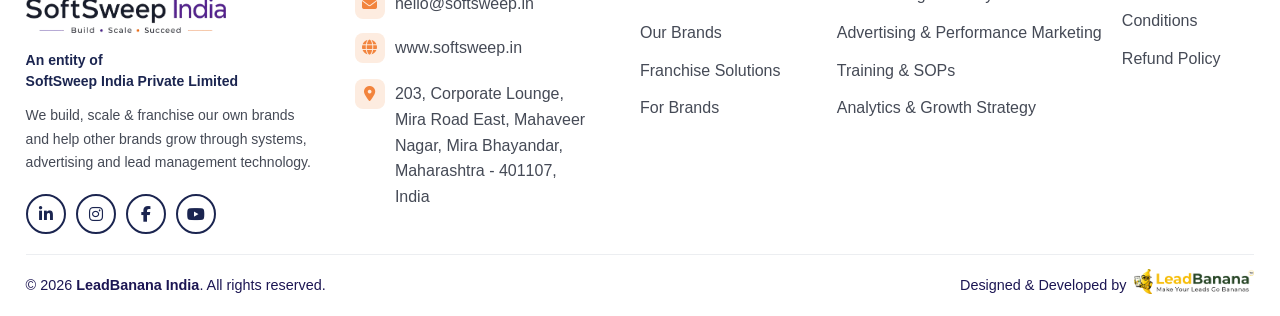
<file: lead-management.html>
<!DOCTYPE html>
<html lang="en">

<head>
    <meta charset="UTF-8">
    <meta name="viewport" content="width=device-width, initial-scale=1.0">
    <title>Lead Management - SoftSweep India</title>
    <link rel="icon" type="image/png" href="images/favicon.webp">

    <link
        href="https://fonts.googleapis.com/css2?family=Lato:ital,wght@0,100;0,300;0,400;0,700;0,900;1,100;1,300;1,400;1,700;1,900&display=swap"
        rel="stylesheet">
    <link rel="stylesheet" href="https://cdn.jsdelivr.net/npm/bootstrap-icons@1.11.3/font/bootstrap-icons.min.css">
    <link rel="stylesheet" href="https://cdnjs.cloudflare.com/ajax/libs/font-awesome/6.7.2/css/all.min.css">
    <link rel="stylesheet" href="style.css">
</head>

<body>


    <header class="navbar">
        <div class="navbar__inner section-container">

            <a href="index.html" class="navbar__brand" aria-label="SoftSweep India — Home">
                <img src="images/logo.webp" alt="SoftSweep India logo" class="navbar__logo">
            </a>

            <nav class="navbar__nav" id="primaryNav">
                <ul class="navbar__links">
                    <li><a href="index.html" class="navbar__link">Home</a></li>
                    <li><a href="about.html" class="navbar__link">About</a></li>
                    <li><a href="our-brands.html" class="navbar__link">Our Brands</a></li>
                    <li><a href="franchise-solution.html" class="navbar__link">Franchise Solutions</a></li>
                    <li><a href="for-brands.html" class="navbar__link">For Brands</a></li>
                    <li><a href="lead-management.html" class="navbar__link is-active">Lead Management</a></li>
                    <li><a href="ads-growth.html" class="navbar__link">Ads &amp; Growth</a></li>
                    <li><a href="contact.html" class="navbar__link">Contact</a></li>
                </ul>
            </nav>

            <button class="navbar__toggle" id="navToggle" aria-label="Toggle navigation menu" aria-expanded="false"
                aria-controls="primaryNav">
                <span class="navbar__toggle-bar"></span>
                <span class="navbar__toggle-bar"></span>
                <span class="navbar__toggle-bar"></span>
            </button>

        </div>
    </header>


    <section class="hero lead-hero">
        <div class="hero__inner section-container">

            <div class="hero__content">

                <h1 class="hero__heading">
                    Lead Management<br>
                    System That <span class="hero__heading-accent">Converts.</span>
                </h1>

                <p class="hero__desc">
                    Capture, nurture, assign, track, and convert more leads with SoftSweep India's intelligent Lead
                    Management System. Built for franchise growth and sales performance.
                </p>

                <div class="hero__actions">
                    <a href="contact.html#contact-form" class="btn btn--primary">
                        Request Demo
                        <i class="bi bi-arrow-right" aria-hidden="true"></i>
                    </a>
                    <a href="for-brands.html#consultForm" class="btn btn--outline">
                        Book Strategy Call
                        <i class="bi bi-arrow-right" aria-hidden="true"></i>
                    </a>
                </div>

                <div class="hero__trust">
                    <i class="fa-solid fa-users" aria-hidden="true"></i>
                    <span>Trusted by founders &amp; brands across India</span>
                </div>
            </div>

            <div class="hero__media">
                <img src="images/crm-dashboard.webp" alt="SoftSweep mascot holding a growth chart"
                    class="hero__character">
            </div>

        </div>
    </section>


    <section class="features-strip lead-features-strip">
        <div class="section-container">
            <div class="features-card">

                <div class="feature-item">
                    <span class="feature-icon"><i class="bi bi-bell"></i></span>
                    <p class="feature-label">Automate Follow-ups</p>
                    <p class="feature-description">Never miss a lead. Smart reminders and workflows keep you ahead.</p>
                </div>

                <div class="feature-item">
                    <span class="feature-icon"><i class="bi bi-graph-up-arrow"></i></span>
                    <p class="feature-label">Increase Conversions</p>
                    <p class="feature-description">Engage leads at the right time with the right message.</p>
                </div>

                <div class="feature-item">
                    <span class="feature-icon"><i class="bi bi-pie-chart"></i></span>
                    <p class="feature-label">Data-Driven Decisions</p>
                    <p class="feature-description">Real-time analytics to optimize campaigns and teams.</p>
                </div>

                <div class="feature-item">
                    <span class="feature-icon"><i class="bi bi-funnel"></i></span>
                    <p class="feature-label">Full Funnel Visibility</p>
                    <p class="feature-description">Track every stage from first click to closed deal.</p>
                </div>

            </div>
        </div>
    </section>


    <section class="lms-process slide-up">
        <div class="section-container">

            <div class="lp-head">
                <p class="lp-eyebrow">Our LMS Process</p>
                <h2 class="lp-title">6 Simple Steps to Turn Leads into Loyal Franchisees</h2>
            </div>

            <div class="lp-steps">

                <div class="lp-step slide-up">
                    <span class="lp-num">01</span>
                    <p class="lp-label"><i class="bi bi-funnel"></i> Capture</p>
                    <p class="lp-desc">Capture leads from all channels</p>
                </div>

                <div class="lp-step slide-up">
                    <span class="lp-num">02</span>
                    <p class="lp-label"><i class="bi bi-person-check"></i> Qualify</p>
                    <p class="lp-desc">Score &amp; qualify high-intent leads</p>
                </div>

                <div class="lp-step slide-up">
                    <span class="lp-num">03</span>
                    <p class="lp-label"><i class="bi bi-clipboard-check"></i> Assign</p>
                    <p class="lp-desc">Auto-assign to the right franchise manager</p>
                </div>

                <div class="lp-step slide-up">
                    <span class="lp-num">04</span>
                    <p class="lp-label"><i class="bi bi-shield-check"></i> Nurture</p>
                    <p class="lp-desc">Engage with automated follow-ups</p>
                </div>

                <div class="lp-step slide-up">
                    <span class="lp-num">05</span>
                    <p class="lp-label"><i class="bi bi-telephone"></i> Convert</p>
                    <p class="lp-desc">Move leads to proposal and close faster</p>
                </div>

                <div class="lp-step slide-up">
                    <span class="lp-num">06</span>
                    <p class="lp-label"><i class="bi bi-bar-chart-line"></i> Report</p>
                    <p class="lp-desc">Analyze performance and improve ROI</p>
                </div>

            </div>
        </div>
    </section>



    <section class="capture-channels slide-up">
        <div class="section-container">
            <div class="cc-card">

                <div class="cc-head">
                    <h2 class="cc-title">Capture Leads from Every Channel</h2>
                    <p class="cc-subtitle">Centralize all your lead sources in one powerful system.</p>
                </div>

                <div class="cc-grid">

                    <div class="cc-item slide-up">
                        <img src="images/icons/lead-icon-1.webp" alt="Meta Ads (Facebook & Instagram)"
                            class="cc-icon cc-icon-first">
                        <h3 class="cc-item__title">Meta Ads</h3>
                        <p class="cc-item__desc">Instantly capture leads from Facebook &amp; Instagram campaigns.</p>
                    </div>

                    <div class="cc-item slide-up">
                        <img src="images/icons/lead-icon-2.webp" alt="Google Ads" class="cc-icon">
                        <h3 class="cc-item__title">Google Ads</h3>
                        <p class="cc-item__desc">Track and import leads from Google Ads in real-time.</p>
                    </div>

                    <div class="cc-item slide-up">
                        <img src="images/icons/lead-icon-3.webp" alt="Website Forms" class="cc-icon">
                        <h3 class="cc-item__title">Website Forms</h3>
                        <p class="cc-item__desc">Auto-capture leads from website forms and pop-ups.</p>
                    </div>

                    <div class="cc-item slide-up">
                        <img src="images/icons/lead-icon-4.webp" alt="WhatsApp" class="cc-icon">
                        <h3 class="cc-item__title">WhatsApp</h3>
                        <p class="cc-item__desc">Capture &amp; manage leads from WhatsApp conversations.</p>
                    </div>

                    <div class="cc-item slide-up">
                        <img src="images/icons/lead-icon-5.webp" alt="Calls" class="cc-icon">
                        <h3 class="cc-item__title">Calls</h3>
                        <p class="cc-item__desc">Log missed calls and auto-create new leads.</p>
                    </div>

                    <div class="cc-item slide-up">
                        <img src="images/icons/lead-icon-6.webp" alt="Landing Pages" class="cc-icon">
                        <h3 class="cc-item__title">Landing Pages</h3>
                        <p class="cc-item__desc">Collect leads from dedicated landing pages instantly.</p>
                    </div>

                </div>
            </div>
        </div>
    </section>



    <section class="convert-leads slide-up">
        <div class="section-container">
            <div class="cl-grid">

                <div class="cl-content">
                    <p class="cl-eyebrow">Everything You Need To</p>
                    <h2 class="cl-title">Convert More Leads</h2>
                    <ul class="cl-list">
                        <li><i class="fa-solid fa-check"></i> Smart lead scoring &amp; qualification</li>
                        <li><i class="fa-solid fa-check"></i> Automated follow-ups &amp; reminders</li>
                        <li><i class="fa-solid fa-check"></i> Personalized communication at scale</li>
                        <li><i class="fa-solid fa-check"></i> Team collaboration &amp; task management</li>
                        <li><i class="fa-solid fa-check"></i> Real-time dashboards &amp; reports</li>
                        <li><i class="fa-solid fa-check"></i> Integrations with CRM, WhatsApp, Email &amp; more</li>
                    </ul>
                    <a href="#" class="btn btn--primary">
                        Explore LMS Features
                        <i class="bi bi-arrow-right"></i>
                    </a>
                </div>

                <div class="cl-media slide-up">
                    <img src="images/lead-crm.webp"
                        alt="Sales overview CRM dashboard showing leads, conversion rate, and activity"
                        class="cl-image">
                </div>

            </div>
        </div>
    </section>


    <section class="enquiry-pipeline slide-up" id="enquiry-pipeline">
        <div class="section-container">
            <div class="pipeline-card">

                <div class="pipeline-eyebrow-wrap">
                    <span class="pipeline-eyebrow-line"></span>
                    <p class="pipeline-eyebrow">Franchise Enquiry Pipeline</p>
                    <span class="pipeline-eyebrow-line"></span>
                </div>

                <div class="pipeline-steps">

                    <div class="pipeline-step slide-up">
                        <p class="pipeline-step__label">Enquiry</p>
                        <p class="pipeline-step__value">136</p>
                    </div>

                    <div class="pipeline-step slide-up">
                        <p class="pipeline-step__label">Contacted</p>
                        <p class="pipeline-step__value">98</p>
                    </div>

                    <div class="pipeline-step slide-up">
                        <p class="pipeline-step__label">Qualified</p>
                        <p class="pipeline-step__value">56</p>
                    </div>

                    <div class="pipeline-step slide-up">
                        <p class="pipeline-step__label">Meeting</p>
                        <p class="pipeline-step__value">32</p>
                    </div>

                    <div class="pipeline-step slide-up">
                        <p class="pipeline-step__label">Proposal</p>
                        <p class="pipeline-step__value">22</p>
                    </div>

                    <div class="pipeline-step pipeline-step--closed slide-up">
                        <p class="pipeline-step__label">Closed</p>
                        <p class="pipeline-step__value">10</p>
                    </div>

                </div>
            </div>
        </div>
    </section>



    <section class="compare-section slide-up">
        <div class="section-container">
            <h2 class="compare-title">Manual Follow-up vs Automated Lead Management</h2>

            <div class="cards-wrap">

                <div class="compare-card card-manual slide-up">
                    <h3 class="compare-card-heading">Manual Follow-up</h3>
                    <ul class="compare-list">
                        <li><i class="bi bi-x-circle-fill"></i><span>Leads get missed or forgotten</span></li>
                        <li><i class="bi bi-x-circle-fill"></i><span>No visibility on team performance</span></li>
                        <li><i class="bi bi-x-circle-fill"></i><span>Slow response, low engagement</span></li>
                        <li><i class="bi bi-x-circle-fill"></i><span>Manual tracking = more errors</span></li>
                        <li><i class="bi bi-x-circle-fill"></i><span>Lower conversion &amp; higher cost</span></li>
                    </ul>
                </div>

                <div class="vs-badge slide-up">VS</div>

                <div class="compare-card card-auto slide-up">
                    <h3 class="compare-card-heading">Automated LMS</h3>
                    <ul class="compare-list">
                        <li><i class="bi bi-check-circle-fill"></i><span>Every lead captured &amp; followed</span></li>
                        <li><i class="bi bi-check-circle-fill"></i><span>Complete visibility &amp; control</span></li>
                        <li><i class="bi bi-check-circle-fill"></i><span>Instant responses &amp; engagement</span></li>
                        <li><i class="bi bi-check-circle-fill"></i><span>Automated tracking &amp; alerts</span></li>
                        <li><i class="bi bi-check-circle-fill"></i><span>Higher conversions &amp; lower CPL</span></li>
                    </ul>
                </div>

            </div>
        </div>
    </section>



    <section class="testimonials-section slide-up">
        <div class="section-container">

            <h2 class="col-title-slot is-spacer">Results That Speak for Themselves</h2>

            <div class="cards-wrap">

                <div class="testimonial-col slide-up">
                    <div class="testimonial-card">
                        <p class="testimonial-quote">"SoftSweep LMS helped us increase our franchise conversions by 3X
                            in just 90 days."</p>
                        <div class="testimonial-bottom">
                            <div class="testimonial-person">
                                <div class="avatar-placeholder"><i class="bi bi-person"></i></div>
                                <div>
                                    <p class="person-name">Rohit Mehta</p>
                                    <p class="person-role">Founder, EduBright</p>
                                </div>
                            </div>
                            <div class="stat-circle" style="--stat-color: var(--color-green);">
                                <span class="stat-number">3X</span>
                                <span class="stat-label">More<br>Conversions</span>
                            </div>
                        </div>
                    </div>
                </div>

                <div class="testimonial-col slide-up">
                    <div class="testimonial-card">
                        <p class="testimonial-quote">"Automated follow-ups reduced our response time from hours to
                            minutes."</p>
                        <div class="testimonial-bottom">
                            <div class="testimonial-person">
                                <div class="avatar-placeholder"><i class="bi bi-person"></i></div>
                                <div>
                                    <p class="person-name">Sneha Kapoor</p>
                                    <p class="person-role">Marketing Head, FitNation</p>
                                </div>
                            </div>
                            <div class="stat-circle" style="--stat-color: var(--color-indigo);">
                                <span class="stat-number">70%</span>
                                <span class="stat-label">Faster<br>Response</span>
                            </div>
                        </div>
                    </div>
                </div>

                <div class="testimonial-col slide-up">
                    <div class="testimonial-card">
                        <p class="testimonial-quote">"Full funnel visibility helped us optimise ad spend and scale
                            profitably."</p>
                        <div class="testimonial-bottom">
                            <div class="testimonial-person">
                                <div class="avatar-placeholder"><i class="bi bi-person"></i></div>
                                <div>
                                    <p class="person-name">Vikram Singh</p>
                                    <p class="person-role">COO, Looks &amp; Style</p>
                                </div>
                            </div>
                            <div class="stat-circle" style="--stat-color: var(--color-accent);">
                                <span class="stat-number">40%</span>
                                <span class="stat-label">Lower<br>CPL</span>
                            </div>
                        </div>
                    </div>
                </div>

            </div>
        </div>
    </section>



    <section class="cta-banner slide-up">
        <div class="section-container">
            <div class="cta-banner__card">

                <div class="cta-banner__content">
                    <h2 class="cta-banner__title">Ready to Supercharge Your Lead Management?</h2>
                    <p class="cta-banner__subtitle">Book a personalized demo and see SoftSweep LMS in action.</p>
                </div>

                <div class="hero__actions cta-banner__actions">
                    <a href="contact.html#contact-form" class="btn btn--primary">
                        Request Demo
                        <i class="bi bi-arrow-right" aria-hidden="true"></i>
                    </a>
                    <a href="for-brands.html#consultForm" class="btn btn--outline">
                        Book Strategy Call
                        <i class="bi bi-arrow-right" aria-hidden="true"></i>
                    </a>
                </div>

            </div>
        </div>
    </section>



    <footer class="site-footer slide-up">
        <div class="section-container footer-inner">

            <div class="footer-col footer-col--brand slide-up">
                <a href="index.html" class="footer-brand">
                    <img src="images/logo-footer.webp" alt="">
                </a>
                <p class="footer-brand__entity">An entity of<br>SoftSweep India Private Limited</p>
                <p class="footer-brand__desc">We build, scale &amp; franchise our own brands and help other brands grow
                    through systems, advertising and lead management technology.</p>
                <div class="footer-social">
                    <a href="#" class="footer-social__link" aria-label="LinkedIn"><i
                            class="fa-brands fa-linkedin-in"></i></a>
                    <a href="#" class="footer-social__link" aria-label="Instagram"><i
                            class="fa-brands fa-instagram"></i></a>
                    <a href="#" class="footer-social__link" aria-label="Facebook"><i
                            class="fa-brands fa-facebook-f"></i></a>
                    <a href="#" class="footer-social__link" aria-label="YouTube"><i
                            class="fa-brands fa-youtube"></i></a>
                </div>
            </div>

            <div class="footer-col slide-up">
                <h4 class="footer-col__title">Contact Us</h4>
                <ul class="footer-contact-list">
                    <li>
                        <span class="footer-contact-icon"><i class="fa-solid fa-phone"></i></span>
                        <a href="tel:+912262014191">022-62014191</a>
                    </li>
                    <li>
                        <span class="footer-contact-icon"><i class="fa-solid fa-envelope"></i></span>
                        <a href="mailto:hello@softsweep.in">hello@softsweep.in</a>
                    </li>
                    <li>
                        <span class="footer-contact-icon"><i class="fa-solid fa-globe"></i></span>
                        <a href="https://softsweep.in/" target="_blank" rel="noopener">www.softsweep.in</a>
                    </li>
                    <li class="footer-contact-list__address">
                        <span class="footer-contact-icon"><i class="fa-solid fa-location-dot"></i></span>
                        <span>203, Corporate Lounge, Mira Road East, Mahaveer Nagar, Mira Bhayandar, Maharashtra -
                            401107, India</span>
                    </li>
                </ul>
            </div>

            <div class="footer-col slide-up">
                <h4 class="footer-col__title">Quick Links</h4>
                <ul class="footer-links">
                    <li><a href="index.html">Home</a></li>
                    <li><a href="about.html">About</a></li>
                    <li><a href="our-brands.html">Our Brands</a></li>
                    <li><a href="franchise-solution.html">Franchise Solutions</a></li>
                    <li><a href="for-brands.html">For Brands</a></li>
                </ul>
            </div>

            <div class="footer-col slide-up">
                <h4 class="footer-col__title">Our Services</h4>
                <ul class="footer-links">
                    <li><a href="franchise-solution.html">Franchise Development</a></li>
                    <li><a href="lead-management.html">Lead Management System</a></li>
                    <li><a href="ads-growth.html">Advertising &amp; Performance Marketing</a></li>
                    <li><a href="for-brands.html">Training &amp; SOPs</a></li>
                    <li><a href="ads-growth.html">Analytics &amp; Growth Strategy</a></li>
                </ul>
            </div>

            <div class="footer-col slide-up">
                <h4 class="footer-col__title">Legal</h4>
                <ul class="footer-links">
                    <li><a href="privacy-policy.html">Privacy Policy</a></li>
                    <li><a href="terms.html">Terms &amp; Conditions</a></li>
                    <li><a href="refund-policy.html">Refund Policy</a></li>
                </ul>
            </div>

        </div>

        <div class="section-container slide-up">
            <div class="footer-bottom">
                <p>&copy; <span>2026</span> <a href="https://leadbanana.in" target="_blank" rel="noopener">LeadBanana
                        India</a>. All rights reserved.</p>
                <p class="designed-by">Designed &amp; Developed by <a class="lead-logo" href="https://leadbanana.in"
                        target="_blank" rel="noopener">
                        <img src="images/leadbanana-logo.webp" alt="">
                    </a></p>
            </div>
        </div>
    </footer>



    <div class="whatsapp-bot" id="whatsappBot">
        <div class="bot-panel">

            <div class="bot-head">
                <div class="bot-avatar">
                    <i class="fa-brands fa-whatsapp"></i>
                </div>
                <div class="bot-head-text">
                    <strong>SoftSweep India</strong>
                    <strong>WhatsApp Assistant</strong>
                </div>
            </div>

            <p class="bot-subtitle">Choose a service or send a custom message.</p>

            <div class="bot-body">
                <button class="bot-option" data-message="I would like to know about Franchise Development.">
                    <span class="bot-option-icon icon-blue"><i class="bi bi-buildings"></i></span>
                    <span class="bot-option-label">Franchise Development</span>
                    <i class="bi bi-chevron-right bot-option-arrow"></i>
                </button>

                <button class="bot-option" data-message="I would like to Get a Lead Management.">
                    <span class="bot-option-icon icon-purple"><i class="bi bi-people"></i></span>
                    <span class="bot-option-label">Lead Management</span>
                    <i class="bi bi-chevron-right bot-option-arrow"></i>
                </button>

                <button class="bot-option" data-message="I would like to know about Performance Marketing.">
                    <span class="bot-option-icon icon-green"><i class="bi bi-megaphone"></i></span>
                    <span class="bot-option-label">Performance Marketing</span>
                    <i class="bi bi-chevron-right bot-option-arrow"></i>
                </button>

                <button class="bot-option" data-message="I would like to know About Training & SOPs.">
                    <span class="bot-option-icon icon-orange"><i class="bi bi-book"></i></span>
                    <span class="bot-option-label">Training & SOPs</span>
                    <i class="bi bi-chevron-right bot-option-arrow"></i>
                </button>

                <div class="bot-input">
                    <input id="botMessage" type="text" placeholder="Type your message">
                    <button class="btn-send" id="botSend" type="button">Send</button>
                </div>
            </div>

            <div class="bot-footer">
                <span>Powered by</span>
                <img src="images/leadbanana-logo.webp" alt="">
            </div>

        </div>

        <button class="bot-float" type="button">
            <span class="bot-float-icon">
                <i class="fa-brands fa-whatsapp"></i>
            </span>
            <span class="bot-text">Connect with SoftSweep India</span>
        </button>
    </div>



    <!-- for header -->
    <script>
        document.addEventListener('DOMContentLoaded', () => {
            const toggle = document.getElementById('navToggle');
            const nav = document.getElementById('primaryNav');
            const links = nav.querySelectorAll('.navbar__link');

            // Open / close mobile menu
            const closeMenu = () => {
                nav.classList.remove('is-open');
                toggle.setAttribute('aria-expanded', 'false');
                document.body.style.overflow = '';
            };

            const openMenu = () => {
                nav.classList.add('is-open');
                toggle.setAttribute('aria-expanded', 'true');
                document.body.style.overflow = 'hidden';
            };

            toggle.addEventListener('click', () => {
                const isOpen = nav.classList.contains('is-open');
                isOpen ? closeMenu() : openMenu();
            });

            // Close mobile menu after selecting a link
            links.forEach(link => {
                link.addEventListener('click', () => {
                    links.forEach(l => l.classList.remove('is-active'));
                    link.classList.add('is-active');
                    closeMenu();
                });
            });

            // Close mobile menu on resize back to desktop width
            window.addEventListener('resize', () => {
                if (window.innerWidth > 1200) closeMenu();
            });

            // Close mobile menu on outside click
            document.addEventListener('click', (e) => {
                const isClickInside = nav.contains(e.target) || toggle.contains(e.target);
                if (!isClickInside && nav.classList.contains('is-open')) {
                    closeMenu();
                }
            });
        });

    </script>


    <!-- script for slide up animation -->
    <script>
        document.addEventListener('DOMContentLoaded', () => {

            // Create the "Eye" (Observer)
            const slideUpObserver = new IntersectionObserver((entries) => {
                entries.forEach(entry => {
                    // If the element enters the screen
                    if (entry.isIntersecting) {
                        entry.target.classList.add('active');

                        // Once it has slid up, stop watching it (until refresh)
                        slideUpObserver.unobserve(entry.target);
                    }
                });
            }, {
                threshold: 0, // Starts when 0% of the element is visible
                rootMargin: "0px 0px -50px 0px" // Slight offset so it triggers before it hits the very bottom
            });

            // Find everything with the "slide-up" class and start watching it
            const slideUpElements = document.querySelectorAll('.slide-up');
            slideUpElements.forEach(el => slideUpObserver.observe(el));

        });
    </script>


    <!-- whatsapp-bot -->
    <script>
        const qs = (sel, parent = document) => parent.querySelector(sel);
        const qsa = (sel, parent = document) => parent.querySelectorAll(sel);

        function initWhatsAppBot() {
            const container = qs("#whatsappBot");
            if (!container) return;

            const floatBtn = qs(".bot-float", container);
            const input = qs("#botMessage", container);
            const send = qs("#botSend", container);
            const options = qsa(".bot-option", container);

            floatBtn.addEventListener("click", (e) => {
                e.stopPropagation();
                container.classList.toggle("active");
            });

            options.forEach(button => {
                button.addEventListener("click", () => {
                    const msg = button.getAttribute("data-message");
                    window.open(`https://wa.me/+912262014191?text=${encodeURIComponent(msg)}`, "_blank");
                });
            });

            send.addEventListener("click", () => {
                const text = input.value.trim() || "Hello!";
                window.open(`https://wa.me/+912262014191?text=${encodeURIComponent(text)}`, "_blank");
            });

            // Close when clicking anywhere outside the widget
            document.addEventListener("click", (e) => {
                if (container.classList.contains("active") && !container.contains(e.target)) {
                    container.classList.remove("active");
                }
            });

            // Prevent clicks inside the panel from bubbling up and closing it
            qs(".bot-panel", container).addEventListener("click", (e) => e.stopPropagation());
        }

        document.addEventListener("DOMContentLoaded", initWhatsAppBot);
    </script>


</body>

</html>
</file>
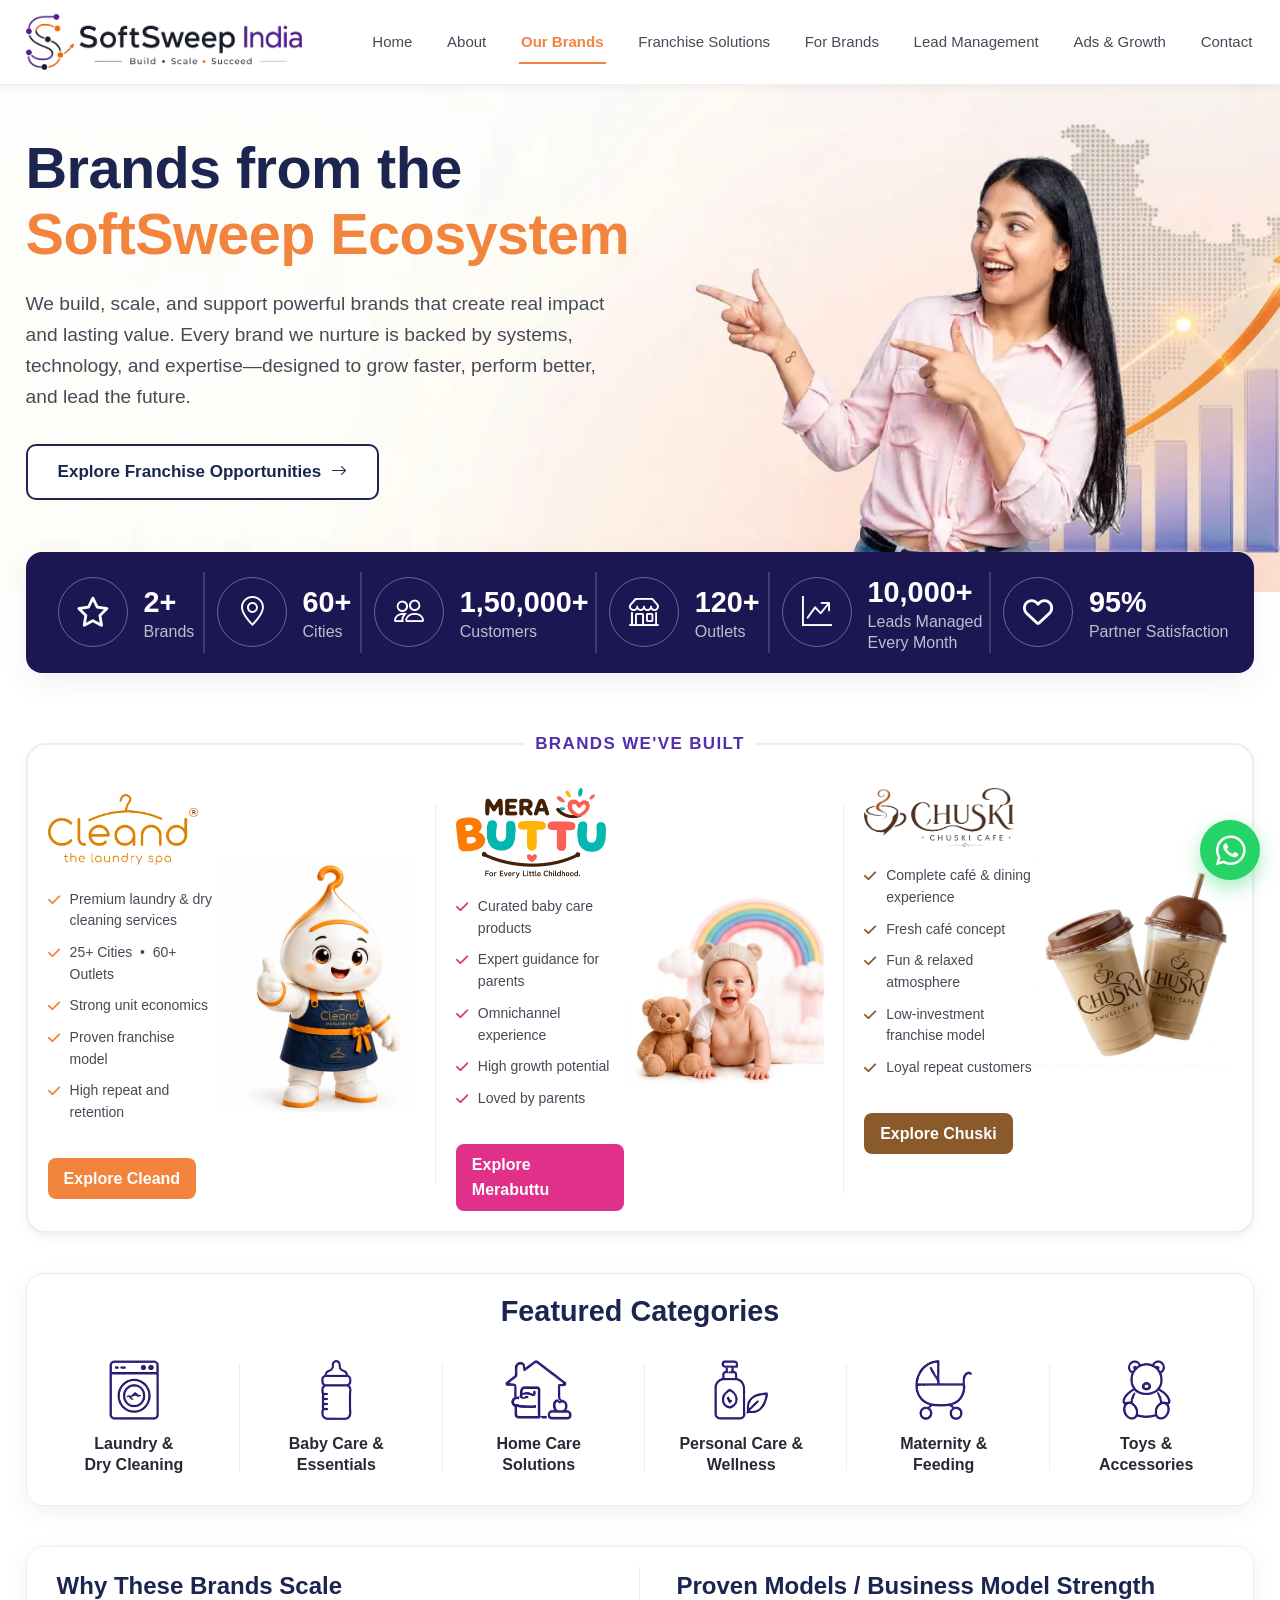
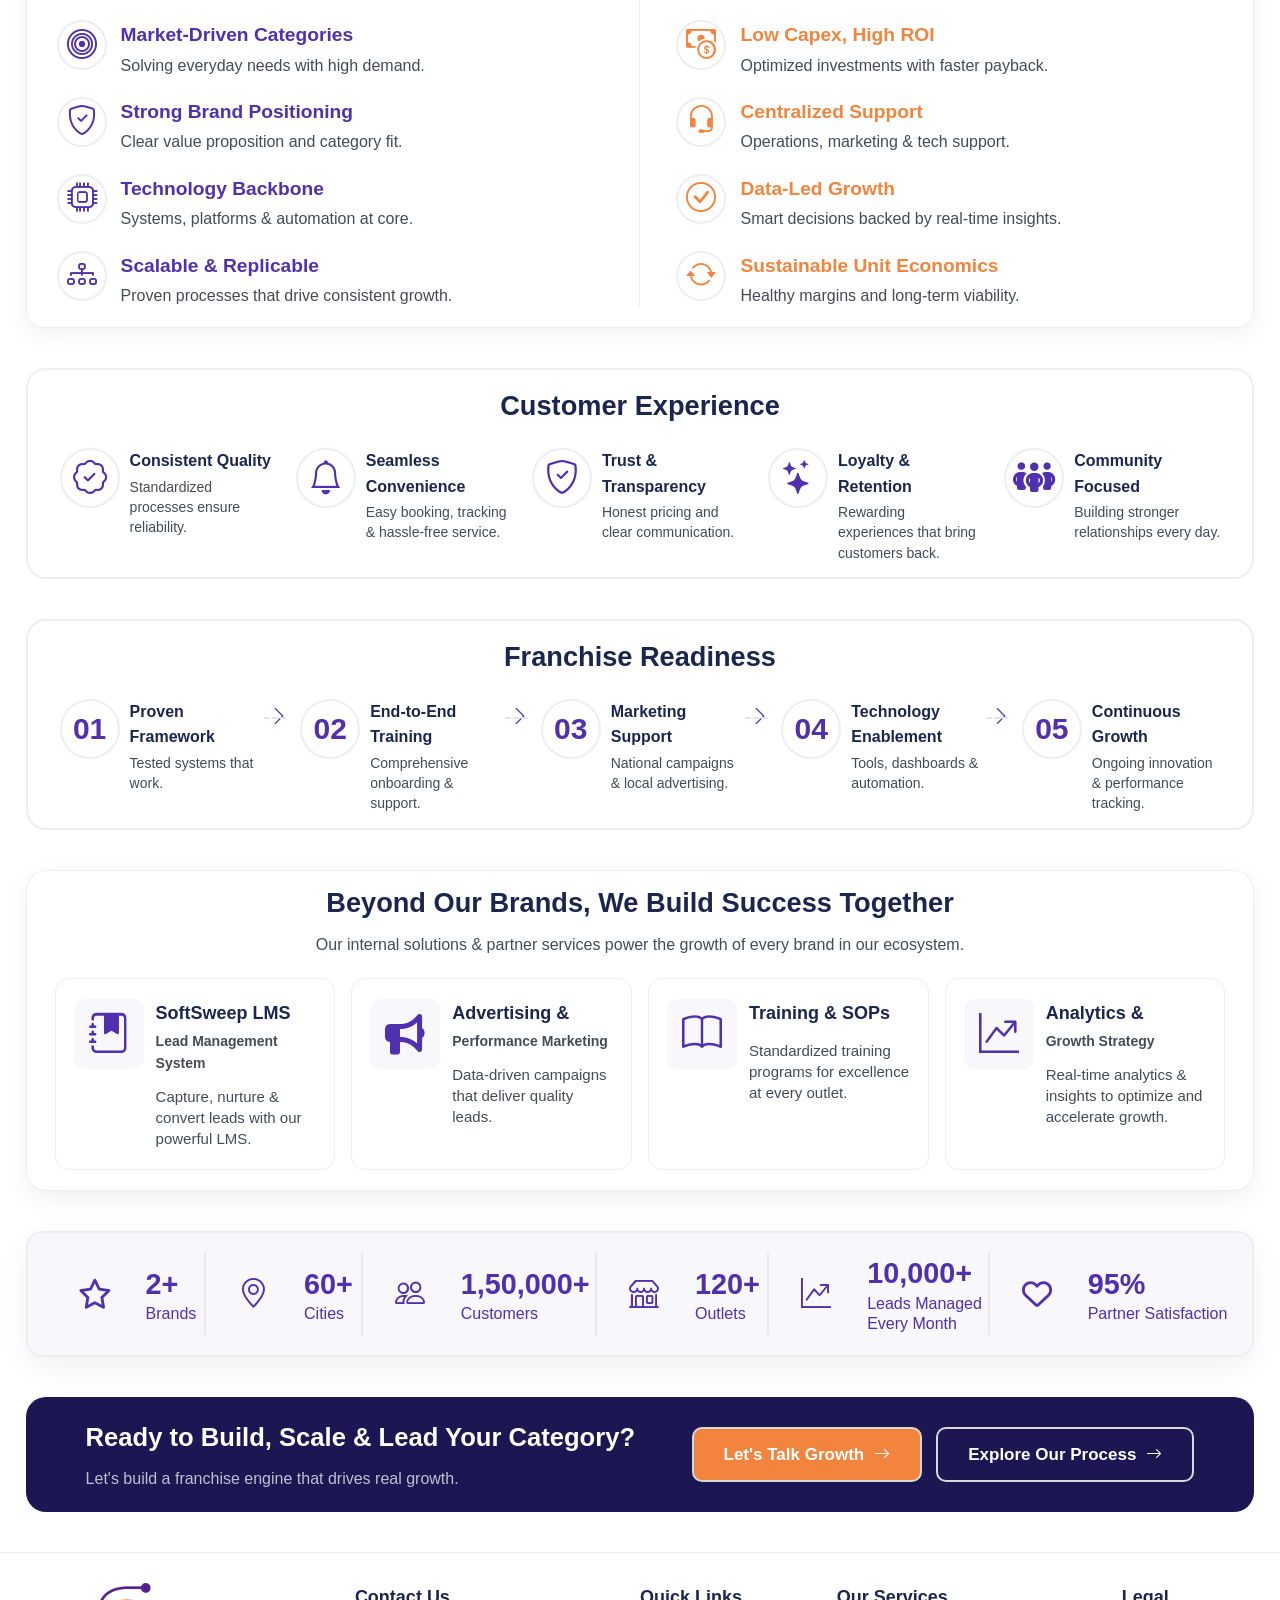
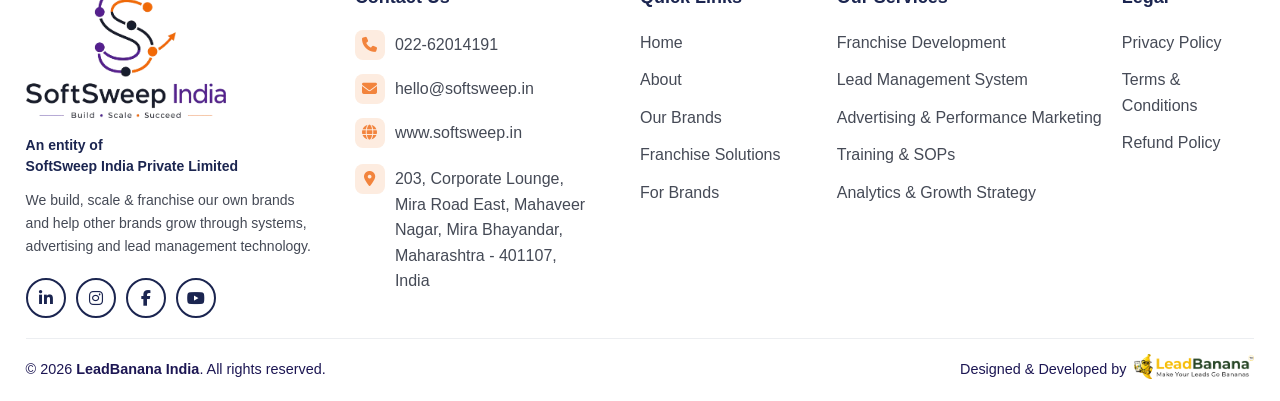
<file: our-brands.html>
<!DOCTYPE html>
<html lang="en">

<head>
    <meta charset="UTF-8">
    <meta name="viewport" content="width=device-width, initial-scale=1.0">
    <title>Our Brands - SoftSweep India</title>
    <link rel="icon" type="image/png" href="images/favicon.webp">

    <link
        href="https://fonts.googleapis.com/css2?family=Lato:ital,wght@0,100;0,300;0,400;0,700;0,900;1,100;1,300;1,400;1,700;1,900&display=swap"
        rel="stylesheet">
    <link rel="stylesheet" href="https://cdn.jsdelivr.net/npm/bootstrap-icons@1.11.3/font/bootstrap-icons.min.css">
    <link rel="stylesheet" href="https://cdnjs.cloudflare.com/ajax/libs/font-awesome/6.7.2/css/all.min.css">
    <link rel="stylesheet" href="style.css">
</head>

<body>


    <header class="navbar">
        <div class="navbar__inner section-container">

            <a href="index.html" class="navbar__brand" aria-label="SoftSweep India — Home">
                <img src="images/logo.webp" alt="SoftSweep India logo" class="navbar__logo">
            </a>

            <nav class="navbar__nav" id="primaryNav">
                <ul class="navbar__links">
                    <li><a href="index.html" class="navbar__link">Home</a></li>
                    <li><a href="about.html" class="navbar__link">About</a></li>
                    <li><a href="our-brands.html" class="navbar__link is-active">Our Brands</a></li>
                    <li><a href="franchise-solution.html" class="navbar__link">Franchise Solutions</a></li>
                    <li><a href="for-brands.html" class="navbar__link">For Brands</a></li>
                    <li><a href="lead-management.html" class="navbar__link">Lead Management</a></li>
                    <li><a href="ads-growth.html" class="navbar__link">Ads &amp; Growth</a></li>
                    <li><a href="contact.html" class="navbar__link">Contact</a></li>
                </ul>
            </nav>

            <button class="navbar__toggle" id="navToggle" aria-label="Toggle navigation menu" aria-expanded="false"
                aria-controls="primaryNav">
                <span class="navbar__toggle-bar"></span>
                <span class="navbar__toggle-bar"></span>
                <span class="navbar__toggle-bar"></span>
            </button>

        </div>
    </header>


    <section class="hero about-hero our-brands-hero">
        <div class="hero__inner section-container">

            <div class="hero__content">

                <h1 class="hero__heading">
                    Brands from the<br>
                    <span class="hero__heading-accent">SoftSweep Ecosystem</span>
                </h1>

                <p class="hero__desc">
                    We build, scale, and support powerful brands that create real impact and lasting value. Every brand
                    we nurture is backed by systems, technology, and expertise—designed to grow faster, perform better,
                    and lead the future.
                </p>

                <div class="hero__actions">
                    <a href="franchise-solution.html" class="btn btn--outline">
                        Explore Franchise Opportunities
                        <i class="bi bi-arrow-right" aria-hidden="true"></i>
                    </a>
                </div>

            </div>

        </div>
    </section>


    <section class="features-strip">
        <div class="section-container">

            <div class="stats-bar">

                <div class="stat-item">
                    <div class="stat-icon">
                        <i class="fa-regular fa-star"></i>
                    </div>
                    <div class="stat-text">
                        <span class="stat-number">2+</span>
                        <span class="stat-label">Brands</span>
                    </div>
                </div>

                <div class="our-brands-stats-devider"></div>

                <div class="stat-item">
                    <div class="stat-icon">
                        <i class="bi bi-geo-alt"></i>
                    </div>
                    <div class="stat-text">
                        <span class="stat-number">60+</span>
                        <span class="stat-label">Cities</span>
                    </div>
                </div>

                <div class="our-brands-stats-devider"></div>

                <div class="stat-item">
                    <div class="stat-icon">
                        <i class="bi bi-people"></i>
                    </div>
                    <div class="stat-text">
                        <span class="stat-number">1,50,000+</span>
                        <span class="stat-label">Customers</span>
                    </div>
                </div>

                <div class="our-brands-stats-devider"></div>

                <div class="stat-item">
                    <div class="stat-icon">
                        <i class="bi bi-shop"></i>
                    </div>
                    <div class="stat-text">
                        <span class="stat-number">120+</span>
                        <span class="stat-label">Outlets</span>
                    </div>
                </div>

                <div class="our-brands-stats-devider"></div>

                <div class="stat-item">
                    <div class="stat-icon">
                        <i class="bi bi-graph-up-arrow"></i>
                    </div>
                    <div class="stat-text">
                        <span class="stat-number">10,000+</span>
                        <span class="stat-label">Leads Managed<br>Every Month</span>
                    </div>
                </div>

                <div class="our-brands-stats-devider"></div>

                <div class="stat-item">
                    <div class="stat-icon">
                        <i class="fa-regular fa-heart"></i>
                    </div>
                    <div class="stat-text">
                        <span class="stat-number">95%</span>
                        <span class="stat-label">Partner Satisfaction</span>
                    </div>
                </div>

            </div>

        </div>
    </section>


    <section class="brands-section slide-up">
        <div class="section-container">
            <div class="brands-card">

                <div class="brands-eyebrow-wrap">
                    <p class="brands-eyebrow">BRANDS WE'VE BUILT</p>
                </div>

                <div class="brands-grid">

                    <div class="brand-box brand-box--cleand slide-up">
                        <div>
                            <div class="brand-box__media">
                                <img src="images/cleand-logo.webp" alt="Cleand mascot character"
                                    class="brand-box__image">
                            </div>
                            <ul class="brand-box__checklist">
                                <li><i class="fa-solid fa-check"></i> Premium laundry &amp; dry cleaning services</li>
                                <li><i class="fa-solid fa-check"></i> 25+ Cities &nbsp;•&nbsp; 60+ Outlets</li>
                                <li><i class="fa-solid fa-check"></i> Strong unit economics</li>
                                <li><i class="fa-solid fa-check"></i> Proven franchise model</li>
                                <li><i class="fa-solid fa-check"></i> High repeat and retention</li>
                            </ul>
                            <a href="https://cleand.in/" target="_blank" class="brand-box__btn">Explore Cleand</a>
                        </div>
                        <div>
                            <img src="images/cleaned-detail-img.webp" alt="Cleand — The Laundry Spa"
                                class="brand-box__logo">
                        </div>
                    </div>

                    <div class="brand-box brand-box--merabuttu slide-up">
                        <div>
                            <div class="brand-box__media">
                                <img src="images/merabuttu-logo.webp" alt="Merabuttu baby care"
                                    class="brand-box__image">
                            </div>
                            <ul class="brand-box__checklist">
                                <li><i class="fa-solid fa-check"></i> Curated baby care products</li>
                                <li><i class="fa-solid fa-check"></i> Expert guidance for parents</li>
                                <li><i class="fa-solid fa-check"></i> Omnichannel experience</li>
                                <li><i class="fa-solid fa-check"></i> High growth potential</li>
                                <li><i class="fa-solid fa-check"></i> Loved by parents</li>
                            </ul>
                            <a href="https://merabuttu.com/" target="_blank" class="brand-box__btn">Explore
                                Merabuttu</a>
                        </div>
                        <div>
                            <img src="images/merabuttu-detail-img.webp" alt="MERABUTTU.in — The Baby Care Store"
                                class="brand-box__logo">
                        </div>
                    </div>

                    <div class="brand-box brand-box--ccafe slide-up">
                        <div>
                            <div class="brand-box__media">
                                <img src="images/chuski-cafe-logo.webp" alt="Ccafe.shop coffee and cafe experience"
                                    class="brand-box__image">
                            </div>
                            <ul class="brand-box__checklist">
                                <li><i class="fa-solid fa-check"></i> Complete café &amp; dining experience</li>
                                <li><i class="fa-solid fa-check"></i> Fresh café concept</li>
                                <li><i class="fa-solid fa-check"></i> Fun & relaxed atmosphere</li>
                                <li><i class="fa-solid fa-check"></i> Low-investment franchise model</li>
                                <li><i class="fa-solid fa-check"></i> Loyal repeat customers</li>
                            </ul>
                            <a href="https://www.chuskicafe.com/" target="_blank" class="brand-box__btn">Explore
                                Chuski</a>
                        </div>
                        <div>
                            <img src="images/chuski-detail-img.webp" alt="Ccafe.shop — Coffee & Conversations"
                                class="brand-box__logo">
                        </div>
                    </div>

                </div>
            </div>
        </div>
    </section>



    <div class="brand-category-section slide-up">
        <div class="section-container">
            <div class="categories-card">
                <h2 class="categories-title">Featured Categories</h2>

                <div class="categories-row">

                    <div class="category-item slide-up">
                        <img src="images/icons/brand-cat-1.webp" class="brand-category-icon" alt="">
                        <span class="category-label">Laundry &amp;<br>Dry Cleaning</span>
                    </div>

                    <div class="category-item slide-up">
                        <img src="images/icons/brand-cat-2.webp" class="brand-category-icon" alt="">
                        <span class="category-label">Baby Care &amp;<br>Essentials</span>
                    </div>

                    <div class="category-item slide-up">
                        <img src="images/icons/brand-cat-3.webp" class="brand-category-icon" alt="">
                        <span class="category-label">Home Care<br>Solutions</span>
                    </div>

                    <div class="category-item slide-up">
                        <img src="images/icons/brand-cat-4.webp" class="brand-category-icon" alt="">
                        <span class="category-label">Personal Care &amp;<br>Wellness</span>
                    </div>

                    <div class="category-item slide-up">
                        <img src="images/icons/brand-cat-5.webp" class="brand-category-icon" alt="">
                        <span class="category-label">Maternity &amp;<br>Feeding</span>
                    </div>

                    <div class="category-item slide-up">
                        <img src="images/icons/brand-cat-6.webp" class="brand-category-icon" alt="">
                        <span class="category-label">Toys &amp;<br>Accessories</span>
                    </div>

                </div>
            </div>
        </div>
    </div>


    <section class="brand-scale-section slide-up">
        <div class="section-container">
            <div class="scale-full-container">

                <div class="scale-card">

                    <div class="scale-col col-left slide-up">
                        <h2 class="scale-col-heading">Why These Brands Scale</h2>
                        <div class="scale-list">

                            <div class="scale-list-item">
                                <div class="scale-icon"><i class="bi bi-bullseye"></i></div>
                                <div>
                                    <p class="scale-item-title">Market-Driven Categories</p>
                                    <p class="scale-item-desc">Solving everyday needs with high demand.</p>
                                </div>
                            </div>

                            <div class="scale-list-item">
                                <div class="scale-icon"><i class="bi bi-shield-check"></i></div>
                                <div>
                                    <p class="scale-item-title">Strong Brand Positioning</p>
                                    <p class="scale-item-desc">Clear value proposition and category fit.</p>
                                </div>
                            </div>

                            <div class="scale-list-item">
                                <div class="scale-icon"><i class="bi bi-cpu"></i></div>
                                <div>
                                    <p class="scale-item-title">Technology Backbone</p>
                                    <p class="scale-item-desc">Systems, platforms &amp; automation at core.</p>
                                </div>
                            </div>

                            <div class="scale-list-item">
                                <div class="scale-icon"><i class="bi bi-diagram-3"></i></div>
                                <div>
                                    <p class="scale-item-title">Scalable &amp; Replicable</p>
                                    <p class="scale-item-desc">Proven processes that drive consistent growth.</p>
                                </div>
                            </div>

                        </div>
                    </div>

                    <div class="scale-graphic slide-up">
                        <img src="images/our-brand-scale.webp" alt="">
                    </div>

                </div>

                <div class="scale-divider slide-up"></div>

                <div class="scale-col col-right slide-up">
                    <h2 class="scale-col-heading">Proven Models / Business Model Strength</h2>
                    <div class="scale-list">

                        <div class="scale-list-item">
                            <div class="scale-icon"><i class="bi bi-cash-coin"></i></div>
                            <div>
                                <p class="scale-item-title">Low Capex, High ROI</p>
                                <p class="scale-item-desc">Optimized investments with faster payback.</p>
                            </div>
                        </div>

                        <div class="scale-list-item">
                            <div class="scale-icon"><i class="bi bi-headset"></i></div>
                            <div>
                                <p class="scale-item-title">Centralized Support</p>
                                <p class="scale-item-desc">Operations, marketing &amp; tech support.</p>
                            </div>
                        </div>

                        <div class="scale-list-item">
                            <div class="scale-icon"><i class="bi bi-check-circle"></i></div>
                            <div>
                                <p class="scale-item-title">Data-Led Growth</p>
                                <p class="scale-item-desc">Smart decisions backed by real-time insights.</p>
                            </div>
                        </div>

                        <div class="scale-list-item">
                            <div class="scale-icon"><i class="bi bi-arrow-repeat"></i></div>
                            <div>
                                <p class="scale-item-title">Sustainable Unit Economics</p>
                                <p class="scale-item-desc">Healthy margins and long-term viability.</p>
                            </div>
                        </div>

                    </div>
                </div>

            </div>
        </div>
    </section>


    <section class="brand-experience slide-up">
        <div class="section-container">
            <div class="be-card">

                <div class="be-block">
                    <h3 class="be-block__title">Customer Experience</h3>
                    <div class="be-row">

                        <div class="be-item slide-up">
                            <span class="be-icon"><i class="bi bi-patch-check"></i></span>
                            <span class="be-text">
                                <strong>Consistent Quality</strong>
                                <span>Standardized processes ensure reliability.</span>
                            </span>
                        </div>

                        <div class="be-item slide-up">
                            <span class="be-icon"><i class="bi bi-bell"></i></span>
                            <span class="be-text">
                                <strong>Seamless Convenience</strong>
                                <span>Easy booking, tracking &amp; hassle-free service.</span>
                            </span>
                        </div>

                        <div class="be-item slide-up">
                            <span class="be-icon"><i class="bi bi-shield-check"></i></span>
                            <span class="be-text">
                                <strong>Trust &amp; Transparency</strong>
                                <span>Honest pricing and clear communication.</span>
                            </span>
                        </div>

                        <div class="be-item slide-up">
                            <span class="be-icon"><i class="bi bi-stars"></i></span>
                            <span class="be-text">
                                <strong>Loyalty &amp; Retention</strong>
                                <span>Rewarding experiences that bring customers back.</span>
                            </span>
                        </div>

                        <div class="be-item slide-up">
                            <span class="be-icon"><i class="fa-solid fa-people-group"></i></span>
                            <span class="be-text">
                                <strong>Community Focused</strong>
                                <span>Building stronger relationships every day.</span>
                            </span>
                        </div>

                    </div>
                </div>

            </div>
        </div>
    </section>

    <section class="brand-experience slide-up">
        <div class="section-container">
            <div class="be-card">

                <div class="be-block">
                    <h3 class="be-block__title">Franchise Readiness</h3>
                    <div class="fr-row">

                        <div class="fr-item slide-up">
                            <span class="fr-num">01</span>
                            <span class="fr-text">
                                <strong>Proven Framework</strong>
                                <span>Tested systems that work.</span>
                            </span>
                        </div>

                        <div class="fr-connector slide-up"><i class="bi bi-chevron-right"></i></div>

                        <div class="fr-item slide-up">
                            <span class="fr-num">02</span>
                            <span class="fr-text">
                                <strong>End-to-End Training</strong>
                                <span>Comprehensive onboarding &amp; support.</span>
                            </span>
                        </div>

                        <div class="fr-connector slide-up"><i class="bi bi-chevron-right"></i></div>

                        <div class="fr-item slide-up">
                            <span class="fr-num">03</span>
                            <span class="fr-text">
                                <strong>Marketing Support</strong>
                                <span>National campaigns &amp; local advertising.</span>
                            </span>
                        </div>

                        <div class="fr-connector slide-up"><i class="bi bi-chevron-right"></i></div>

                        <div class="fr-item slide-up">
                            <span class="fr-num">04</span>
                            <span class="fr-text">
                                <strong>Technology Enablement</strong>
                                <span>Tools, dashboards &amp; automation.</span>
                            </span>
                        </div>

                        <div class="fr-connector slide-up"><i class="bi bi-chevron-right"></i></div>

                        <div class="fr-item slide-up">
                            <span class="fr-num">05</span>
                            <span class="fr-text">
                                <strong>Continuous Growth</strong>
                                <span>Ongoing innovation &amp; performance tracking.</span>
                            </span>
                        </div>

                    </div>
                </div>

            </div>
        </div>
    </section>


    <section class="beyond-brands-2 slide-up">
        <div class="section-container">
            <div class="bb2-card">

                <div class="bb2-head">
                    <h2 class="bb2-title">Beyond Our Brands, We Build Success Together</h2>
                    <p class="bb2-subtitle">Our internal solutions &amp; partner services power the growth of every
                        brand in our ecosystem.</p>
                </div>

                <div class="bb2-grid">

                    <div class="bb2-item slide-up">
                        <div class="bb2-item__top">
                            <span class="bb2-icon"><i class="bi bi-journal-bookmark-fill"></i></span>
                            <span class="bb2-item__heading">
                                <strong>SoftSweep LMS</strong>
                                <span>Lead Management System</span>
                                <p class="bb2-desc">Capture, nurture &amp; convert leads with our powerful LMS.</p>
                            </span>
                        </div>
                    </div>

                    <div class="bb2-item slide-up">
                        <div class="bb2-item__top">
                            <span class="bb2-icon"><i class="fa-solid fa-bullhorn"></i></span>
                            <span class="bb2-item__heading">
                                <strong>Advertising &amp;</strong>
                                <span>Performance Marketing</span>
                                <p class="bb2-desc">Data-driven campaigns that deliver quality leads.</p>
                            </span>
                        </div>
                    </div>

                    <div class="bb2-item slide-up">
                        <div class="bb2-item__top">
                            <span class="bb2-icon"><i class="bi bi-book"></i></span>
                            <span class="bb2-item__heading">
                                <strong>Training &amp; SOPs</strong>
                                <p class="bb2-desc">Standardized training programs for excellence at every outlet.</p>
                            </span>
                        </div>
                    </div>

                    <div class="bb2-item slide-up">
                        <div class="bb2-item__top">
                            <span class="bb2-icon"><i class="bi bi-graph-up-arrow"></i></span>
                            <span class="bb2-item__heading">
                                <strong>Analytics &amp;</strong>
                                <span>Growth Strategy</span>
                                <p class="bb2-desc">Real-time analytics &amp; insights to optimize and accelerate
                                    growth.</p>
                            </span>
                        </div>
                    </div>

                </div>
            </div>
        </div>
    </section>


    <section class="features-strip features-strip-bottom slide-up">
        <div class="section-container">

            <div class="stats-bar">

                <div class="stat-item slide-up">
                    <div class="stat-icon">
                        <i class="fa-regular fa-star"></i>
                    </div>
                    <div class="stat-text">
                        <span class="stat-number">2+</span>
                        <span class="stat-label">Brands</span>
                    </div>
                </div>

                <div class="our-brands-stats-devider slide-up"></div>

                <div class="stat-item slide-up">
                    <div class="stat-icon">
                        <i class="bi bi-geo-alt"></i>
                    </div>
                    <div class="stat-text">
                        <span class="stat-number">60+</span>
                        <span class="stat-label">Cities</span>
                    </div>
                </div>

                <div class="our-brands-stats-devider slide-up"></div>

                <div class="stat-item slide-up">
                    <div class="stat-icon">
                        <i class="bi bi-people"></i>
                    </div>
                    <div class="stat-text">
                        <span class="stat-number">1,50,000+</span>
                        <span class="stat-label">Customers</span>
                    </div>
                </div>

                <div class="our-brands-stats-devider slide-up"></div>

                <div class="stat-item slide-up">
                    <div class="stat-icon">
                        <i class="bi bi-shop"></i>
                    </div>
                    <div class="stat-text">
                        <span class="stat-number">120+</span>
                        <span class="stat-label">Outlets</span>
                    </div>
                </div>

                <div class="our-brands-stats-devider slide-up"></div>

                <div class="stat-item slide-up">
                    <div class="stat-icon">
                        <i class="bi bi-graph-up-arrow"></i>
                    </div>
                    <div class="stat-text">
                        <span class="stat-number">10,000+</span>
                        <span class="stat-label">Leads Managed<br>Every Month</span>
                    </div>
                </div>

                <div class="our-brands-stats-devider slide-up"></div>

                <div class="stat-item slide-up">
                    <div class="stat-icon">
                        <i class="fa-regular fa-heart"></i>
                    </div>
                    <div class="stat-text">
                        <span class="stat-number">95%</span>
                        <span class="stat-label">Partner Satisfaction</span>
                    </div>
                </div>

            </div>

        </div>
    </section>


    <section class="cta-banner slide-up">
        <div class="section-container">
            <div class="cta-banner__card">

                <div class="cta-banner__content">
                    <h2 class="cta-banner__title">Ready to Build, Scale &amp; Lead Your Category?</h2>
                    <p class="cta-banner__subtitle">Let's build a franchise engine that drives real growth.</p>
                </div>

                <div class="hero__actions cta-banner__actions">
                    <a href="ads-growth.html" class="btn btn--primary">
                        Let's Talk Growth
                        <i class="bi bi-arrow-right" aria-hidden="true"></i>
                    </a>
                    <a href="contact.html" class="btn btn--outline">
                        Explore Our Process
                        <i class="bi bi-arrow-right" aria-hidden="true"></i>
                    </a>
                </div>

            </div>
        </div>
    </section>


    <footer class="site-footer slide-up">
        <div class="section-container footer-inner">

            <div class="footer-col footer-col--brand slide-up">
                <a href="index.html" class="footer-brand">
                    <img src="images/logo-footer.webp" alt="">
                </a>
                <p class="footer-brand__entity">An entity of<br>SoftSweep India Private Limited</p>
                <p class="footer-brand__desc">We build, scale &amp; franchise our own brands and help other brands grow
                    through systems, advertising and lead management technology.</p>
                <div class="footer-social">
                    <a href="#" class="footer-social__link" aria-label="LinkedIn"><i
                            class="fa-brands fa-linkedin-in"></i></a>
                    <a href="#" class="footer-social__link" aria-label="Instagram"><i
                            class="fa-brands fa-instagram"></i></a>
                    <a href="#" class="footer-social__link" aria-label="Facebook"><i
                            class="fa-brands fa-facebook-f"></i></a>
                    <a href="#" class="footer-social__link" aria-label="YouTube"><i
                            class="fa-brands fa-youtube"></i></a>
                </div>
            </div>

            <div class="footer-col slide-up">
                <h4 class="footer-col__title">Contact Us</h4>
                <ul class="footer-contact-list">
                    <li>
                        <span class="footer-contact-icon"><i class="fa-solid fa-phone"></i></span>
                        <a href="tel:+912262014191">022-62014191</a>
                    </li>
                    <li>
                        <span class="footer-contact-icon"><i class="fa-solid fa-envelope"></i></span>
                        <a href="mailto:hello@softsweep.in">hello@softsweep.in</a>
                    </li>
                    <li>
                        <span class="footer-contact-icon"><i class="fa-solid fa-globe"></i></span>
                        <a href="https://softsweep.in/" target="_blank" rel="noopener">www.softsweep.in</a>
                    </li>
                    <li class="footer-contact-list__address">
                        <span class="footer-contact-icon"><i class="fa-solid fa-location-dot"></i></span>
                        <span>203, Corporate Lounge, Mira Road East, Mahaveer Nagar, Mira Bhayandar, Maharashtra -
                            401107, India</span>
                    </li>
                </ul>
            </div>

            <div class="footer-col slide-up">
                <h4 class="footer-col__title">Quick Links</h4>
                <ul class="footer-links">
                    <li><a href="index.html">Home</a></li>
                    <li><a href="about.html">About</a></li>
                    <li><a href="our-brands.html">Our Brands</a></li>
                    <li><a href="franchise-solution.html">Franchise Solutions</a></li>
                    <li><a href="for-brands.html">For Brands</a></li>
                </ul>
            </div>

            <div class="footer-col slide-up">
                <h4 class="footer-col__title">Our Services</h4>
                <ul class="footer-links">
                    <li><a href="franchise-solution.html">Franchise Development</a></li>
                    <li><a href="lead-management.html">Lead Management System</a></li>
                    <li><a href="ads-growth.html">Advertising &amp; Performance Marketing</a></li>
                    <li><a href="for-brands.html">Training &amp; SOPs</a></li>
                    <li><a href="ads-growth.html">Analytics &amp; Growth Strategy</a></li>
                </ul>
            </div>

            <div class="footer-col slide-up">
                <h4 class="footer-col__title">Legal</h4>
                <ul class="footer-links">
                    <li><a href="privacy-policy.html">Privacy Policy</a></li>
                    <li><a href="terms.html">Terms &amp; Conditions</a></li>
                    <li><a href="refund-policy.html">Refund Policy</a></li>
                </ul>
            </div>

        </div>

        <div class="section-container slide-up">
            <div class="footer-bottom">
                <p>&copy; <span>2026</span> <a href="https://leadbanana.in" target="_blank" rel="noopener">LeadBanana
                        India</a>. All rights reserved.</p>
                <p class="designed-by">Designed &amp; Developed by <a class="lead-logo" href="https://leadbanana.in"
                        target="_blank" rel="noopener">
                        <img src="images/leadbanana-logo.webp" alt="">
                    </a></p>
            </div>
        </div>
    </footer>


    <div class="whatsapp-bot" id="whatsappBot">
        <div class="bot-panel">

            <div class="bot-head">
                <div class="bot-avatar">
                    <i class="fa-brands fa-whatsapp"></i>
                </div>
                <div class="bot-head-text">
                    <strong>SoftSweep India</strong>
                    <strong>WhatsApp Assistant</strong>
                </div>
            </div>

            <p class="bot-subtitle">Choose a service or send a custom message.</p>

            <div class="bot-body">
                <button class="bot-option" data-message="I would like to know about Franchise Development.">
                    <span class="bot-option-icon icon-blue"><i class="bi bi-buildings"></i></span>
                    <span class="bot-option-label">Franchise Development</span>
                    <i class="bi bi-chevron-right bot-option-arrow"></i>
                </button>

                <button class="bot-option" data-message="I would like to Get a Lead Management.">
                    <span class="bot-option-icon icon-purple"><i class="bi bi-people"></i></span>
                    <span class="bot-option-label">Lead Management</span>
                    <i class="bi bi-chevron-right bot-option-arrow"></i>
                </button>

                <button class="bot-option" data-message="I would like to know about Performance Marketing.">
                    <span class="bot-option-icon icon-green"><i class="bi bi-megaphone"></i></span>
                    <span class="bot-option-label">Performance Marketing</span>
                    <i class="bi bi-chevron-right bot-option-arrow"></i>
                </button>

                <button class="bot-option" data-message="I would like to know About Training & SOPs.">
                    <span class="bot-option-icon icon-orange"><i class="bi bi-book"></i></span>
                    <span class="bot-option-label">Training & SOPs</span>
                    <i class="bi bi-chevron-right bot-option-arrow"></i>
                </button>

                <div class="bot-input">
                    <input id="botMessage" type="text" placeholder="Type your message">
                    <button class="btn-send" id="botSend" type="button">Send</button>
                </div>
            </div>

            <div class="bot-footer">
                <span>Powered by</span>
                <img src="images/leadbanana-logo.webp" alt="">
            </div>

        </div>

        <button class="bot-float" type="button">
            <span class="bot-float-icon">
                <i class="fa-brands fa-whatsapp"></i>
            </span>
            <span class="bot-text">Connect with SoftSweep India</span>
        </button>
    </div>


    <!-- for header -->
    <script>
        document.addEventListener('DOMContentLoaded', () => {
            const toggle = document.getElementById('navToggle');
            const nav = document.getElementById('primaryNav');
            const links = nav.querySelectorAll('.navbar__link');

            // Open / close mobile menu
            const closeMenu = () => {
                nav.classList.remove('is-open');
                toggle.setAttribute('aria-expanded', 'false');
                document.body.style.overflow = '';
            };

            const openMenu = () => {
                nav.classList.add('is-open');
                toggle.setAttribute('aria-expanded', 'true');
                document.body.style.overflow = 'hidden';
            };

            toggle.addEventListener('click', () => {
                const isOpen = nav.classList.contains('is-open');
                isOpen ? closeMenu() : openMenu();
            });

            // Close mobile menu after selecting a link
            links.forEach(link => {
                link.addEventListener('click', () => {
                    links.forEach(l => l.classList.remove('is-active'));
                    link.classList.add('is-active');
                    closeMenu();
                });
            });

            // Close mobile menu on resize back to desktop width
            window.addEventListener('resize', () => {
                if (window.innerWidth > 1200) closeMenu();
            });

            // Close mobile menu on outside click
            document.addEventListener('click', (e) => {
                const isClickInside = nav.contains(e.target) || toggle.contains(e.target);
                if (!isClickInside && nav.classList.contains('is-open')) {
                    closeMenu();
                }
            });
        });

    </script>


    <!-- script for slide up animation -->
    <script>
        document.addEventListener('DOMContentLoaded', () => {

            // Create the "Eye" (Observer)
            const slideUpObserver = new IntersectionObserver((entries) => {
                entries.forEach(entry => {
                    // If the element enters the screen
                    if (entry.isIntersecting) {
                        entry.target.classList.add('active');

                        // Once it has slid up, stop watching it (until refresh)
                        slideUpObserver.unobserve(entry.target);
                    }
                });
            }, {
                threshold: 0, // Starts when 0% of the element is visible
                rootMargin: "0px 0px -50px 0px" // Slight offset so it triggers before it hits the very bottom
            });

            // Find everything with the "slide-up" class and start watching it
            const slideUpElements = document.querySelectorAll('.slide-up');
            slideUpElements.forEach(el => slideUpObserver.observe(el));

        });
    </script>


    <!-- whatsapp-bot -->
    <script>
        const qs = (sel, parent = document) => parent.querySelector(sel);
        const qsa = (sel, parent = document) => parent.querySelectorAll(sel);

        function initWhatsAppBot() {
            const container = qs("#whatsappBot");
            if (!container) return;

            const floatBtn = qs(".bot-float", container);
            const input = qs("#botMessage", container);
            const send = qs("#botSend", container);
            const options = qsa(".bot-option", container);

            floatBtn.addEventListener("click", (e) => {
                e.stopPropagation();
                container.classList.toggle("active");
            });

            options.forEach(button => {
                button.addEventListener("click", () => {
                    const msg = button.getAttribute("data-message");
                    window.open(`https://wa.me/+912262014191?text=${encodeURIComponent(msg)}`, "_blank");
                });
            });

            send.addEventListener("click", () => {
                const text = input.value.trim() || "Hello!";
                window.open(`https://wa.me/+912262014191?text=${encodeURIComponent(text)}`, "_blank");
            });

            // Close when clicking anywhere outside the widget
            document.addEventListener("click", (e) => {
                if (container.classList.contains("active") && !container.contains(e.target)) {
                    container.classList.remove("active");
                }
            });

            // Prevent clicks inside the panel from bubbling up and closing it
            qs(".bot-panel", container).addEventListener("click", (e) => e.stopPropagation());
        }

        document.addEventListener("DOMContentLoaded", initWhatsAppBot);
    </script>


</body>

</html>
</file>
<file: style.css>
:root {
  --color-bg: #ffffff;
  --color-border: #eceef1;
  --color-text: #262a34;
  --color-text-muted: #454a56;
  --color-heading: #1b2550;
  --color-accent: #f2843d;
  --color-accent-soft: #fdece0;
  --color-indigo: #5030AE;
  --color-indigo-soft: #F7F7FC;
  --color-indigo-border: #e4e1fb;
  --color-cta-bg: #1c1653;
  --color-shadow: rgba(20, 20, 40, 0.06);
  --color-gold: #e0b155;
    --color-gold-border: rgba(224, 177, 85, 0.45);
    --color-green: #3fa757;
    --color-red: #e25b52;
}

* {
  box-sizing: border-box;
}

body {
  margin: 0;
  font-family: 'Segoe UI', Roboto, Helvetica, Arial, sans-serif;
  color: var(--color-text);
  line-height: 1.6;
}

html {
  scroll-behavior: smooth;
}

/* ============================================
   Shared layout container — use on every section
   ============================================ */
.section-container {
  width: 96%;
  max-width: 1400px;
  margin: auto;
}


#contact-form {
  scroll-margin-top: 100px;
}
#consultForm {
  scroll-margin-top: 300px;
}




.slide-up {
    opacity: 0;
    transform: translateY(50px);
    transition: all 0.8s ease-out;
    visibility: hidden;
}

.slide-up.active {
    opacity: 1;
    transform: translateY(0);
    visibility: visible;
}








/* ============================================
   Navbar shell
   ============================================ */
.navbar {
  width: 100%;
  background: var(--color-bg);
  border-bottom: 1px solid var(--color-border);
  box-shadow: 0 2px 10px var(--color-shadow);
  position: sticky;
  top: 0;
  z-index: 1000;
}

.navbar__inner {
  height: 84px;
  display: flex;
  align-items: center;
  justify-content: space-between;
}

/* ============================================
   Brand / logo
   ============================================ */
.navbar__brand {
  display: flex;
  align-items: center;
  flex-shrink: 0;
  text-decoration: none;
}

.navbar__logo {
  height: 56px;
  width: auto;
  display: block;
}


/* ============================================
   Nav links
   ============================================ */
.navbar__nav {
  display: flex;
  align-items: center;
}

.navbar__links {
  list-style: none;
  display: flex;
  align-items: center;
  gap: clamp(16px, 2.4vw, 34px);
  margin: 0;
  padding: 0;
}

.navbar__link {
  position: relative;
  display: inline-block;
  padding: 8px 2px;
  color: var(--color-text-muted);
  text-decoration: none;
  font-size: 15px;
  font-weight: 500;
  white-space: nowrap;
  transition: color 0.18s ease;
}

.navbar__link::after {
  content: "";
  position: absolute;
  left: 0;
  bottom: -2px;
  width: 100%;
  height: 2px;
  background: var(--color-accent);
  transform: scaleX(0);
  transform-origin: left;
  transition: transform 0.32s cubic-bezier(0.4, 0, 0.2, 1);
}

.navbar__link:hover {
  color: var(--color-text);
}

.navbar__link:hover::after {
  transform: scaleX(1);
}

.navbar__link.is-active {
  color: var(--color-accent);
  font-weight: 600;
}

.navbar__link.is-active::after {
  transform: scaleX(1);
}

/* ============================================
   Mobile toggle button
   ============================================ */
.navbar__toggle {
  display: none;
  flex-direction: column;
  justify-content: center;
  align-items: center;
  gap: 5px;
  width: 40px;
  height: 40px;
  padding: 0;
  border: none;
  background: transparent;
  cursor: pointer;
  z-index: 1001;
}

.navbar__toggle-bar {
  width: 24px;
  height: 2px;
  background: var(--color-text);
  border-radius: 2px;
  transition: transform 0.32s cubic-bezier(0.4, 0, 0.2, 1), opacity 0.18s ease, background 0.18s ease;
}

.navbar__toggle[aria-expanded="true"] .navbar__toggle-bar:nth-child(1) {
  transform: translateY(7px) rotate(45deg);
}

.navbar__toggle[aria-expanded="true"] .navbar__toggle-bar:nth-child(2) {
  opacity: 0;
}

.navbar__toggle[aria-expanded="true"] .navbar__toggle-bar:nth-child(3) {
  transform: translateY(-7px) rotate(-45deg);
}

/* ============================================
   Responsive — tablet
   ============================================ */
@media (max-width: 1024px) {
  .navbar__links {
    gap: 16px;
  }

  .navbar__link {
    font-size: 14px;
  }
}

/* ============================================
   Responsive — mobile (collapsible menu)
   ============================================ */
@media (max-width: 1200px) {
  .navbar__toggle {
    display: flex;
  }

  .navbar__nav {
    position: fixed;
    top: 84px;
    left: 0;
    width: 100%;
    height: calc(100vh - 84px);
    background: var(--color-bg);
    display: block;
    overflow-y: auto;

    transform: translateX(-100%);
    opacity: 0;
    visibility: hidden;
    transition: transform 0.32s cubic-bezier(0.4, 0, 0.2, 1), opacity 0.32s cubic-bezier(0.4, 0, 0.2, 1), visibility 0s linear 0.32s;
  }

  .navbar__nav.is-open {
    transform: translateX(0);
    opacity: 1;
    visibility: visible;
    transition: transform 0.32s cubic-bezier(0.4, 0, 0.2, 1), opacity 0.32s cubic-bezier(0.4, 0, 0.2, 1), visibility 0s linear 0s;
  }

  .navbar__links {
    flex-direction: column;
    align-items: flex-start;
    gap: 0;
    padding: 12px 24px 32px;
  }

  .navbar__links li {
    width: 100%;
  }

  .navbar__link {
    display: block;
    width: 100%;
    padding: 14px 4px;
    font-size: 16px;
    border-bottom: 1px solid var(--color-border);
  }

  .navbar__link::after {
    display: none;
  }

  .navbar__link.is-active {
    background: var(--color-accent-soft);
    border-radius: 6px;
    padding-left: 10px;
  }

  .navbar__logo {
    height: 44px;
  }
}

@media (max-width: 420px) {
  .navbar__inner {
    height: 68px;
  }

  .navbar__nav {
    top: 68px;
    height: calc(100vh - 68px);
  }

  .navbar__logo {
    height: 38px;
  }
}
















/* ============================================
   Hero section
   ============================================ */
.hero {
  width: 100%;
  background-image: url('images/hero-back.webp');
  background-size: cover;
  background-position: center;
  background-repeat: no-repeat;
  overflow: hidden;
}

.hero__inner {
  display: flex;
  align-items: end;
  justify-content: space-between;
  gap: 30px;
  padding-top: 40px;
}

/* -------- Content column -------- */
.hero__content {
  flex: 1 1 520px;
  max-width: 700px;
  padding-bottom: 60px;
}


.hero__heading {
  margin: 0 0 22px;
  font-size: 3.6rem;
  font-weight: 700;
  line-height: 1.15;
  color: var(--color-heading);
  letter-spacing: -0.01em;
  font-family: "Roboto", sans-serif;
}

.hero__heading-accent {
  color: var(--color-accent);
}

.hero__desc {
  margin: 0 0 32px;
  max-width: 600px;
  font-size: 1.2rem;
  line-height: 1.6;
  color: var(--color-text-muted);
}

/* -------- Buttons -------- */

.hero__actions {
  display: flex;
  flex-wrap: wrap;
  align-items: center;
  gap: 16px;
  margin-bottom: 32px;
}

.btn {
  display: inline-flex;
  align-items: center;
  justify-content: center;
  gap: 10px;
  padding: 12px 30px;
  border-radius: 10px;
  font-size: 17px;
  font-weight: 600;
  text-decoration: none;
  white-space: nowrap;
  position: relative;
  overflow: hidden;
  z-index: 1;
  transition: color .35s ease,
    transform .18s ease,
    box-shadow .18s ease,
    border-color .35s ease;
}

/* Keep text and icon above the sliding background */
.btn span,
.btn i {
  position: relative;
  z-index: 2;
}

.btn i {
  font-size: 16px;
  transition: transform .25s ease;
}

.btn:hover i {
  transform: translateX(4px);
}

/* ---------- Primary Button ---------- */

.btn--primary {
  background: var(--color-accent);
  color: #fff;
  border: 1px solid var(--color-accent);
  /* box-shadow: 0 10px 14px rgba(242, 132, 61, 0.32); */
}

.btn--primary:hover {
  transform: translateY(-2px);
  box-shadow: 0 14px 28px rgba(242, 132, 61, 0.4);
}

/* ---------- Outline Button ---------- */

.btn--outline {
  background: #fff;
  color: var(--color-heading);
  border: 2px solid var(--color-heading);
}

/* Sliding Background */
.btn--outline::after {
  content: "";
  position: absolute;
  top: 0;
  left: 0;
  width: 0;
  height: 100%;
  background: var(--color-heading);
  transition: width .35s ease;
  z-index: -1;
}

/* Hover Effect */
.btn--outline:hover {
  color: #fff;
}

.btn--outline:hover::after {
  width: 100%;
}


/* -------- Trust line -------- */
.hero__trust {
  display: flex;
  align-items: center;
  gap: 12px;
  font-size: 16px;
  font-weight: 600;
  color: var(--color-text-muted);
}

.hero__trust i {
  font-size: 24px;
  color: var(--color-heading);
}

/* -------- Media column -------- */
.hero__media {
  flex: 1 1 420px;
  display: flex;
  justify-content: center;
  align-items: center;
}

.hero__character {
  width: 100%;
  max-width: 620px;
  height: auto;
  display: block;
}

/* ============================================
   Hero — responsive
   ============================================ */
@media (max-width: 1030px) {
  .hero__inner {
    flex-direction: column;
    text-align: center;
    align-items: center;
    justify-content: baseline;
  }

  .hero__content {
    flex: 1 1 auto;
    max-width: 100%;
  }

  .hero__desc {
    max-width: 100%;
  }

  .hero__actions {
    justify-content: center;
  }

  .hero__trust {
    justify-content: center;
  }

  .hero__media {
    flex: 1 1 auto;
    display: flex;
    justify-content: center;
    align-items: end;
  }


}




@media (max-width: 600px) {
  .hero__heading {
    font-size: 3rem;
  }

}


@media (max-width: 400px) {

  .hero__heading {
    font-size: 2.2rem;
  }

  .hero__actions {
    flex-direction: column;
    align-items: stretch;
    width: 100%;
  }

  .btn {
    justify-content: center;
    width: 100%;
  }

  .hero__trust {
    text-align: left;
  }

  .hero__trust i {
    margin-top: -10px;
  }

}

















/* ============================================
   Features strip (icon cards)
   ============================================ */
.features-strip {
  position: relative;
  z-index: 2;
  margin-top: -40px;
  padding-bottom: 40px;
}

.features-card {
  display: flex;
  align-items: stretch;
  justify-content: space-between;
  background: var(--color-bg);
  border-radius: 20px;
  box-shadow: 0 10px 10px rgba(20, 20, 40, 0.1);
  padding: 24px 28px;
}

.feature-item {
  position: relative;
  flex: 1;
  display: flex;
  flex-direction: column;
  align-items: center;
  text-align: center;
  gap: 14px;
  padding: 0 12px;
}

.feature-item:not(:last-child)::after {
  content: "";
  position: absolute;
  top: 6px;
  right: 0;
  bottom: 6px;
  width: 1px;
  background: var(--color-border);
}

.feature-icon {
  display: flex;
  align-items: center;
  justify-content: center;
  width: 70px;
  height: 70px;
  border-radius: 50%;
  border: 2px solid var(--color-accent);
  color: var(--color-accent);
  /* background: var(--color-accent-soft); */
  font-size: 34px;
  transition: transform 0.3s ease-in-out, box-shadow 0.3s ease-in-out;
}

.feature-item:hover .feature-icon {
  transform: translateY(-3px);
  box-shadow: 0 10px 22px rgba(242, 132, 61, 0.28);
}

.feature-label {
  margin: 0;
  font-size: 17px;
  font-weight: 600;
  line-height: 1.4;
  color: var(--color-heading);
}

/* ============================================
   Features strip — responsive
   ============================================ */
@media (max-width: 800px) {
  .features-card {
    display: grid;
    grid-template-columns: 1fr 1fr 1fr;
    row-gap: 28px;
    padding: 20px;
  }

  .feature-item:not(:last-child)::after {
    display: none;
  }
}


@media (max-width: 600px) {

  .features-card {
    border-radius: 16px;
  }

  .feature-icon {
    width: 60px;
    height: 60px;
    font-size: 30px;
  }

  .feature-label {
    font-size: 15px;
  }
}


@media (max-width: 480px) {
  .features-strip {
    margin-top: -20px;
  }

  .features-card {
    grid-template-columns: 1fr 1fr;
  }
}

@media (max-width: 360px) {
  .features-card {
    grid-template-columns: 1fr;
  }
}



















/* What We Do section */
.what-we-do {
  padding: 20px 0 40px;
}

.section-head {
  text-align: center;
  max-width: 620px;
  margin: 0 auto 40px;
}

.section-eyebrow {
  margin: 0 0 4px;
  font-size: 14px;
  font-weight: 700;
  letter-spacing: 0.08em;
  text-transform: uppercase;
  color: var(--color-accent);
}

.section-title {
  margin: 0 0 4px;
  font-size: 2.4rem;
  font-weight: 700;
  line-height: 1.2;
  color: var(--color-heading);
}

.section-subtitle {
  margin: 0;
  font-size: 17px;
  line-height: 1.6;
  color: var(--color-text-muted);
}

.wwd-grid {
  display: grid;
  grid-template-columns: repeat(5, 1fr);
  gap: 20px;
}

.wwd-card {
  background: var(--color-bg);
  border: 2px solid var(--color-border);
  border-radius: 16px;
  padding: 20px 12px;
  text-align: center;
  transition: transform 0.3s ease, box-shadow 0.3s ease, border-color 0.3s ease;
}

.wwd-card:hover {
  transform: translateY(-4px);
  box-shadow: 0 16px 10px rgba(20, 20, 40, 0.08);
  border-color: transparent;
}

.wwd-icon {
  display: block;
  font-size: 44px;
  color: var(--color-accent);
  margin-bottom: 18px;
}

.wwd-title {
  margin: 0 0 10px;
  font-size: 18px;
  font-weight: 600;
  line-height: 1.4;
  color: var(--color-heading);
}

.wwd-desc {
  margin: 0;
  font-size: 17px;
  line-height: 1.6;
  color: var(--color-text-muted);
}

@media (max-width: 1024px) {
  .wwd-grid {
    grid-template-columns: repeat(3, 1fr);
  }
}

@media (max-width: 600px) {
  .wwd-grid {
    grid-template-columns: repeat(2, 1fr);
  }

}

@media (max-width: 440px) {
  .wwd-grid {
    grid-template-columns: 1fr;
  }
}
















/* ============================================
   Popular Brands section
   ============================================ */
.brands-section {
  padding: 30px 0 40px;
}

.brands-card {
  background: var(--color-bg);
  border: 2px solid var(--color-border);
  border-radius: 20px;
  box-shadow: 0 4px 10px var(--color-shadow);
}

.brands-eyebrow-wrap {
  display: flex;
  align-items: center;
  justify-content: center;
  gap: 18px;
  margin-bottom: 10px;
}

.brands-eyebrow {
  margin: 0;
  font-size: 17px;
  font-weight: 700;
  letter-spacing: 0.08em;
  text-transform: uppercase;
  color: var(--color-indigo);
  white-space: nowrap;
  margin-top: -15px;
  background: #fff;
  padding: 0 10px;
}

.brands-grid {
  display: grid;
  grid-template-columns: repeat(3, 1fr);
  align-items: flex-start;
}

.brand-box {
  --brand-color: var(--color-accent);
  display: flex;
  align-items: center;
  text-align: center;
  padding: 20px;
  position: relative;
}

.brand-box:not(:last-child)::after {
  content: "";
  position: absolute;
  top: 8%;
  bottom: 8%;
  right: 0;
  width: 1px;
  background: var(--color-border);
}

.brand-box--cleand    { --brand-color: #f2843d; }
.brand-box--merabuttu { --brand-color: #e0308a; }
.brand-box--ccafe     { --brand-color: #8b5a2b; }

.brand-box div {
  text-align: left;
}

.brand-box__media {
  width: 100%;
  display: flex;
  margin-bottom: 18px;
}

.brand-box__image {
  width: 100%;
  max-width: 150px;
  height: auto;
  display: block;
}

.brand-box__logo {
  max-width: 200px;
  height: auto;
  display: block;
  margin: 0 auto 18px;
}

.brand-box__checklist {
  list-style: none;
  margin: 0 0 24px;
  padding: 0;
  text-align: left;
  display: inline-block;
}

.brand-box__checklist li {
  display: flex;
  align-items: flex-start;
  gap: 10px;
  font-size: 14px;
  line-height: 1.55;
  color: var(--color-text-muted);
  margin-bottom: 10px;
}

.brand-box__checklist i {
  color: var(--brand-color);
  font-size: 14px;
  margin-top: 4px;
}

.brand-box__btn {
  display: inline-flex;
  align-items: center;
  gap: 10px;
  padding: 8px 16px;
  border-radius: 8px;
  background: var(--brand-color);
  color: #ffffff;
  font-weight: 600;
  font-size: 16px;
  text-decoration: none;
  transition: transform 0.3s ease, box-shadow 0.3s ease;
}

.brand-box__btn:hover {
  transform: translateY(-2px);
  box-shadow: 0 12px 24px rgba(0, 0, 0, 0.18);
}

@media (max-width: 1200px) {
  .brands-grid {
    grid-template-columns: 1fr 1fr;
  }

  .brand-box:not(:last-child) {
    border-bottom: 1px solid var(--color-border);
    padding-bottom: 32px;
    margin-bottom: 8px;
  }
}


@media (max-width: 800px) {
  .brands-grid {
    grid-template-columns: 1fr;
  }

  .brand-box:not(:last-child)::after {
    display: none;
  }

  .brand-box__image {
    max-width: 300px;
  }

  .brand-box__logo {
    max-width: 300px;
  }

}


@media (max-width: 560px) {

  .brands-eyebrow {
    font-size: 18px;
    margin-top: 20px;
    white-space: unset;
    text-align: center;
  }

  .brands-grid {
    grid-template-columns: 1fr;
  }

  .brands-grid div {
    display: flex;
    flex-direction: column;
  }

  .brand-box__btn {
    justify-content: center;
  }

  .brand-box__image {
    width: 100%;
    max-width: 300px;
  }
  
  .brand-box__logo {
    width: 100%;
    max-width: 300px;
  }

}














/* ============================================
   Beyond Our Brands + LMS showcase
   ============================================ */

.beyond-brands {
  padding: 0 0 40px;
}

/* -------- Beyond banner -------- */
.beyond-banner {
  display: flex;
  align-items: flex-start;
  gap: 30px;
  background: var(--color-indigo-soft);
  border: 2px solid var(--color-indigo-border);
  border-radius: 20px;
  padding: 20px ;
  margin-bottom: 40px;
}

.beyond-banner__icon {
  flex-shrink: 0;
  width: 90px;
  height: 90px;
  border-radius: 50%;
  background: var(--color-bg);
  display: flex;
  align-items: center;
  justify-content: center;
  font-size: 40px;
  color: var(--color-indigo);
  border: 3px solid #e4e1fb;
  /* box-shadow: 0 8px 18px rgba(108, 92, 231, 0.16); */
}

.beyond-banner__eyebrow {
  margin: 0 0 8px;
  font-size: 14px;
  font-weight: 700;
  letter-spacing: 0.07em;
  text-transform: uppercase;
  color: var(--color-indigo);
}

.beyond-banner__title {
  margin: 0 0 10px;
  font-size: 2rem;
  font-weight: 600;
  color: var(--color-heading);
}

.beyond-banner__desc {
  margin: 0;
  max-width: 640px;
  font-size: 16px;
  line-height: 1.7;
  color: var(--color-text-muted);
}

/* -------- LMS showcase -------- */
.lms-showcase {
  display: flex;
  align-items: center;
  justify-content: space-between;
  gap: 56px;
}

.lms-showcase__content {
  flex: 1 1 420px;
  max-width: 480px;
}

.lms-showcase__eyebrow {
  margin: 0 0 10px;
  font-size: 14px;
  font-weight: 700;
  letter-spacing: 0.07em;
  text-transform: uppercase;
  color: var(--color-indigo);
}

.lms-showcase__title {
  margin: 0 0 16px;
  font-size: 2rem;
  font-weight: 700;
  line-height: 1.25;
  color: var(--color-heading);
}

.lms-showcase__desc {
  margin: 0 0 26px;
  font-size: 16px;
  line-height: 1.7;
  color: var(--color-text-muted);
}

.lms-showcase__list {
  list-style: none;
  margin: 0 0 32px;
  padding: 0;
  display: flex;
  flex-direction: column;
  gap: 14px;
}

.lms-showcase__list li {
  display: flex;
  align-items: center;
  gap: 14px;
  font-size: 16px;
  font-weight: 500;
  color: var(--color-text);
}

.lms-showcase__icon {
  flex-shrink: 0;
  width: 40px;
  height: 40px;
  border-radius: 10px;
  background: var(--color-indigo-soft);
  color: var(--color-indigo);
  display: flex;
  align-items: center;
  justify-content: center;
  font-size: 18px;
}

.lms-showcase__btn {
  display: inline-flex;
  align-items: center;
  gap: 10px;
  padding: 10px 20px;
  border-radius: 8px;
  background: var(--color-indigo);
  color: #ffffff;
  font-weight: 700;
  font-size: 15px;
  text-decoration: none;
  /* box-shadow: 0 10px 24px rgba(108, 92, 231, 0.32); */
  transition: transform 0.3s ease, box-shadow 0.3s ease;
}

.lms-showcase__btn:hover {
  transform: translateY(-2px);
  box-shadow: 0 14px 28px rgba(108, 92, 231, 0.4);
}

.lms-showcase__media {
  flex: 1 1 520px;
  display: flex;
  justify-content: center;
}

.lms-showcase__image {
  width: 100%;
  max-width: 800px;
  height: auto;
  display: block;
  border-radius: 16px;
  border: 3px solid #e4e1fb;
  /* box-shadow: 0 24px 50px rgba(20, 20, 40, 0.14); */
}

/* -------- Responsive -------- */
@media (max-width: 960px) {
  .lms-showcase {
    flex-direction: column;
    align-items: first baseline;
    gap: 20px;
  }

  .lms-showcase__content {
    max-width: 100%;
  }
}

@media (max-width: 640px) {
  .beyond-banner {
    flex-direction: column;
    align-items: flex-start;
    padding: 24px 22px;
    gap: 14px;
  }
  
  .lms-showcase__media {
    flex: 1 1 100%;
  }
  .lms-showcase__image {
    max-width: 100%;
  }
}


@media (max-width: 500px) {
  .beyond-banner__title {
    font-size: 1.8rem;
    line-height: 1.4;
  }
  .lms-showcase__title {
    font-size: 1.8rem;
    line-height: 1.4;  
  }
}















.growth-engine {
  padding: 20px 0 40px;
}

/* -------- Steps card -------- */
.growth-steps-card {
  border: 2px solid var(--color-indigo-border);
  border-radius: 20px;
  padding: 0 32px 30px;
  margin-bottom: 28px;
}

.growth-steps-eyebrow-wrap {
  margin: auto;
  margin-top: -11px;
  margin-bottom: 30px;
  width: fit-content;
}

.growth-steps-eyebrow {
  margin: 0;
  font-size: 16px;
  font-weight: 700;
  letter-spacing: 0.08em;
  text-transform: uppercase;
  color: var(--color-indigo);
  background: #fff;
  padding: 0 10px;
  white-space: nowrap;
  text-align: center;
}

.growth-steps {
  display: flex;
  align-items: flex-start;
  justify-content: space-between;
  gap: 6px;
}

.growth-step {
  flex: 1 1 0;
  min-width: 0;
}

.growth-step__icon {
  display: flex;
  align-items: center;
  justify-content: center;
  width: 70px;
  height: 70px;
  border-radius: 14px;
  border: 2px solid var(--color-indigo-border);
  background: var(--color-bg);
  color: var(--color-indigo);
  font-size: 36px;
  margin-bottom: 12px;
}

.growth-step-top {
  display: flex;
  align-items: center;
  gap: 20px;
}

.growth-step__meta {
  display: flex;
  flex-direction: column;
  gap: 0px;
  margin: 0 0 6px;
}

.growth-step__num {
  font-size: 24px;
  font-weight: 700;
  color: var(--color-indigo);
}

.growth-step__title {
  font-size: 17px;
  font-weight: 600;
  color: var(--color-heading);
}

.growth-step__desc {
  margin: 0;
  font-size: 16px;
  line-height: 1.5;
  color: var(--color-text-muted);
  /* max-width: 200px; */
}

.growth-connector {
  /* flex: 0 0 auto; */
  display: flex;
  align-items: center;
  justify-content: center;
  color: var(--color-indigo);
  opacity: 0.5;
  font-size: 40px;
  margin-right: 20px;
  position: relative;
}

.growth-connector::before {
  content: "";
  position: absolute;
  left: 0;
  right: 10px;
  top: 50%;
  border-top: 2px dashed var(--color-indigo-border);
}

/* -------- Stats card -------- */
.growth-stats-card {
  display: flex;
  align-items: flex-start;
  justify-content: space-between;
  gap: 10px;
  border: 2px solid var(--color-indigo-border);
  border-radius: 20px;
  padding: 20px;
}

.growth-stat {
  display: flex;
  align-items: center;
  gap: 20px;
}

.growth-stat__icon {
  flex-shrink: 0;
  display: flex;
  align-items: center;
  justify-content: center;
  width: 60px;
  height: 60px;
  border-radius: 50%;
  border: 2px dashed var(--color-indigo);
  color: var(--color-indigo);
  font-size: 36px;
}

.growth-stat__number {
  margin: 0;
  font-size: 30px;
  font-weight: 700;
  color: var(--color-heading);
  line-height: 1.2;
}

.growth-stat__label {
  margin: 0;
  font-size: 16px;
  font-weight: 600;
  color: var(--color-heading);
}

.growth-stat__sub {
  margin: 0;
  font-size: 14px;
  color: var(--color-text-muted);
}

.growth-stats-devider {
  width: 2px;
  height: 100px;
  background: #f2f2f5;
}

/* -------- Responsive -------- */
@media (max-width: 1024px) {
  .growth-steps {
    flex-wrap: wrap;
    row-gap: 40px;
  }

  .growth-step {
    flex: 1 1 40%;
  }

  .growth-connector {
    display: none;
  }

  .growth-stats-card {
    flex-wrap: wrap;
    row-gap: 24px;
  }

  .growth-stat {
    flex: 1 1 40%;
  }

  .growth-stats-devider {
    display: none;
  }
}

@media (max-width: 500px) {
  .growth-step {
    flex: 1 1 100%;
  }

  .growth-step__desc {
    max-width: 100%;
  }

  .growth-stat {
    flex: 1 1 100%;
  }

  .growth-steps-card,
  .growth-stats-card {
    padding: 24px 20px;
  }
}















.cta-banner {
  padding: 0 0 40px;
}

.cta-banner__card {
  display: flex;
  align-items: center;
  justify-content: space-between;
  flex-wrap: wrap;
  gap: 28px;
  background: var(--color-cta-bg);
  border-radius: 20px;
  padding: 20px 60px;
}

.cta-banner__title {
  margin: 0 0 8px;
  font-size: 1.6rem;
  font-weight: 600;
  color: #ffffff;
}

.cta-banner__subtitle {
  margin: 0;
  font-size: 16px;
  color: rgba(255, 255, 255, 0.72);
}

.cta-banner__actions {
  display: flex;
  align-items: center;
  gap: 14px;
  flex-wrap: wrap;
  margin-bottom: 0;
}
.cta-banner__actions .btn {
  border-color: #d8d8d8;
  border-width: 2px;
}


.cta-banner__actions .btn--outline {
  background: none;
  color: #fff;
}

.cta-banner__actions .btn--outline::after {
  background: #fff;
}

.cta-banner__actions .btn--outline:hover {
  color: var(--color-heading);
}


@media (max-width: 720px) {
  .cta-banner__card {
    flex-direction: column;
    align-items: flex-start;
    padding: 32px 26px;
  }

  .cta-banner__actions {
    width: 100%;
  }

  .cta-banner__actions .btn {
    flex: 1 1 auto;
    justify-content: center;
  }
}














/* ============================================
   Footer
   ============================================ */
.site-footer {
  border-top: 1px solid var(--color-border);
  /* margin-top: 20px; */
  padding-top: 30px;
}

.footer-inner {
  display: grid;
  grid-template-columns: 1.4fr 1.2fr 0.8fr 1.2fr 0.6fr;
  gap: 20px;
  padding-bottom: 20px;
}

/* -------- Brand column -------- */
.footer-brand {
  display: inline-block;
  text-decoration: none;
}

.footer-brand img {
  width: 200px;
  margin-bottom: 10px;
  display: block;
}

.footer-brand__entity {
  margin: 0 0 12px;
  font-size: 14px;
  font-weight: 600;
  line-height: 1.5;
  color: var(--color-heading);
}

.footer-brand__desc {
  margin: 0 0 20px;
  max-width: 290px;
  font-size: 14px;
  line-height: 1.65;
  color: var(--color-text-muted);
}

.footer-social {
  display: flex;
  gap: 10px;
}

.footer-social__link {
  width: 40px;
  height: 40px;
  border-radius: 50%;
  border: 2px solid var(--color-heading);
  display: flex;
  align-items: center;
  justify-content: center;
  color: var(--color-heading);
  font-size: 16px;
  text-decoration: none;
  transition: background 0.3s ease, border-color 0.3s ease, color 0.3s ease, transform 0.3s ease;
}

.footer-social__link:hover {
  background: var(--color-accent);
  border-color: var(--color-accent);
  color: #ffffff;
  transform: translateY(-2px);
}

/* -------- Link columns -------- */
.footer-col__title {
  margin: 0 0 18px;
  font-size: 18px;
  font-weight: 700;
  color: var(--color-heading);
}

.footer-links {
  list-style: none;
  margin: 0;
  padding: 0;
  display: flex;
  flex-direction: column;
  gap: 12px;
}

.footer-links a {
  font-size: 16px;
  color: var(--color-text-muted);
  text-decoration: none;
  transition: color 0.3s ease;
}

.footer-links a:hover {
  color: var(--color-accent);
}

/* -------- Contact column -------- */
.footer-contact-list {
  list-style: none;
  margin: 0;
  padding: 0;
  display: flex;
  flex-direction: column;
  gap: 14px;
}

.footer-contact-list li {
  display: flex;
  align-items: center;
  gap: 10px;
  font-size: 16px;
  color: var(--color-text-muted);
}
.footer-contact-list li:last-child {
  align-items: first baseline;
}

.footer-contact-list a {
  color: var(--color-text-muted);
  text-decoration: none;
  transition: color 0.3s ease;
}

.footer-contact-list a:hover {
  color: var(--color-accent);
}

.footer-contact-list__address {
  align-items: flex-start;
  width: 90%;
}

.footer-contact-icon {
  flex-shrink: 0;
  width: 30px;
  height: 30px;
  border-radius: 8px;
  background: var(--color-accent-soft);
  color: var(--color-accent);
  display: flex;
  align-items: center;
  justify-content: center;
  font-size: 15px;
}

.footer-contact-list__address .footer-contact-icon {
  margin-top: 2px;
}

/* -------- Bottom bar -------- */
.footer-bottom {
  border-top: 1px solid var(--color-border);
  display: flex;
  align-items: center;
  justify-content: space-between;
  flex-wrap: wrap;
  gap: 0.8rem;
}

.footer-bottom p {
    font-size: 0.9rem;
    color: var(--color-cta-bg);
}

.footer-bottom a {
    color: var(--color-cta-bg);
    text-decoration: none;
    font-weight: 600;
    transition: 0.3s;
}

.footer-bottom a:hover {
    color: var(--color-accent);
    text-decoration: underline;
}

.designed-by {
    display: flex;
    align-items: center;
    gap: 8px;
}

.lead-logo img {
    width: 100%;
    width: 120px;
}


/* -------- Responsive -------- */
@media (max-width: 1024px) {
  .footer-inner {
    grid-template-columns: repeat(2, 1fr);
  }

  .footer-col--brand {
    grid-column: 1 / -1;
  }

  .footer-brand__desc {
    max-width: 420px;
  }
}

@media (max-width: 630px) {
  .footer-bottom {
    justify-content: center;
    gap: 0.4rem;
    padding: 10px 0;
    text-align: center;
  }

  .footer-bottom p {
      margin: 0;
  }
}


@media (max-width: 560px) {
  .footer-inner {
    grid-template-columns: 1fr;
    gap: 30px;
  }
  .footer-col__title {
    margin-bottom: 10px;
  }
  .footer-links {
    gap: 6px;
  }
}




@media (max-width: 310px) {

  .designed-by {
      flex-direction: column;
  }

}


















/* whatsapp-bot */

.whatsapp-bot {
    position: fixed;
    right: 20px;
    bottom: 20px;
    z-index: 9999;
    display: flex;
    flex-direction: column;
    align-items: flex-end;

    --bot-green: #22c55e;
    --bot-panel-start: #ecb995;
    --bot-panel-end: #eed3c0;
    --bot-line: rgba(255, 255, 255, 0.256);
    --bot-row-bg: #eea778;
    --bot-row-bg-hover: rgba(255, 255, 255, 0.632);
    --transition: 0.3s;
}

/* -------- Floating button -------- */
.bot-float {
    height: 60px;
    width: 60px;
    border-radius: 30px;
    border: 0;
    background: #25d366;
    cursor: pointer;
    display: flex;
    align-items: center;
    overflow: hidden;
    transition: width var(--transition), background var(--transition);
    padding: 0 16px;
    box-shadow: 0 8px 20px rgba(37, 211, 102, 0.4);
    color: #fff;
}

.bot-float:hover {
    background: #21bd5b;
}

.bot-float-icon {
    display: flex;
    align-items: center;
    justify-content: center;
    min-width: 28px;
    height: 28px;
    flex-shrink: 0;
}

.bot-float-icon i {
    font-size: 34px;
}

.bot-text {
    white-space: nowrap;
    opacity: 0;
    max-width: 0;
    overflow: hidden;
    transition: opacity var(--transition), max-width var(--transition);
    font-weight: 600;
    margin-left: 0;
    font-size: 16px;
}

/* Expanded state — triggered on click */
.whatsapp-bot.active .bot-float {
    width: 100%;
}

.whatsapp-bot.active .bot-text {
    opacity: 1;
    max-width: 240px;
    margin-left: 12px;
}

/* -------- Panel -------- */
.bot-panel {
    position: absolute;
    bottom: 75px;
    right: 0;
    width: 400px;
    background: linear-gradient(180deg, var(--bot-panel-start) 0%, var(--bot-panel-end) 100%);
    border: 1px solid var(--bot-line);
    border-radius: 20px;
    opacity: 0;
    visibility: hidden;
    transform: translateY(12px) scale(0.96);
    transition: opacity var(--transition), transform var(--transition), visibility var(--transition);
    transform-origin: bottom right;
    overflow: hidden;
    box-shadow: 0 20px 50px rgba(0, 0, 0, 0.35);
}

.whatsapp-bot.active .bot-panel {
    opacity: 1;
    visibility: visible;
    transform: translateY(0) scale(1);
}

/* -------- Header -------- */
.bot-head {
    display: flex;
    align-items: center;
    gap: 14px;
    padding: 22px 20px 14px;
}

.bot-avatar {
    flex-shrink: 0;
    width: 52px;
    height: 52px;
    border-radius: 50%;
    background: radial-gradient(circle at 30% 30%, #2fe07a, #128c4a);
    display: flex;
    align-items: center;
    justify-content: center;
    box-shadow: 0 0 0 3px rgba(37, 211, 102, 0.15);
}

.bot-avatar i {
    font-size: 40px;
    color: #fff;
}

.bot-head-text {
    flex: 1;
    display: flex;
    flex-direction: column;
    gap: 2px;
    margin-top: 2px;
}

.bot-head-text strong {
    font-size: 20px;
    font-weight: 700;
    line-height: 1.4;
}

.bot-subtitle {
    margin: 0;
    padding: 0 20px 18px;
    color: #1f1f1f;
    font-size: 16px;
    line-height: 1.5;
    opacity: 0.8;
}

/* -------- Body / options -------- */
.bot-body {
    padding: 0 20px 18px;
}

.bot-option {
    width: 100%;
    display: flex;
    align-items: center;
    gap: 14px;
    height: 60px;
    border: 1px solid var(--bot-line);
    padding: 0 14px;
    margin: 8px 0;
    background: var(--bot-row-bg);
    border-radius: 12px;
    cursor: pointer;
    text-align: left;
    transition: background var(--transition), border-color var(--transition), transform var(--transition);
}

.bot-option:hover {
    background: var(--bot-row-bg-hover);
    border-color: rgba(255, 255, 255, 0.4);
    transform: translateY(-1px);
}

.bot-option-icon {
    flex-shrink: 0;
    width: 44px;
    height: 44px;
    border-radius: 50%;
    display: flex;
    align-items: center;
    justify-content: center;
    color: var(--color-white);
    font-size: 20px;
}

.bot-option-label {
    flex: 1;
    font-size: 16px;
    font-weight: 600;
}

.bot-option-arrow {
    color: #000000;
    font-size: 15px;
}

/* -------- Input row -------- */
.bot-input {
    display: flex;
    gap: 8px;
    margin-top: 12px;
}

.bot-input input {
    flex: 1;
    height: 48px;
    border: 2px solid #00000027;
    padding-left: 14px;
    font-size: 15px;
    background: rgba(255, 255, 255, 0.05);
    color: #000000;
    border-radius: 10px;
    outline: none;
    transition: border-color var(--transition);
}

.bot-input input::placeholder {
    color: rgba(0, 0, 0, 0.6);
}


.bot-input .btn-send {
    width: 96px;
    height: 48px;
    border: none;
    font-size: 14px;
    border-radius: 10px;
    cursor: pointer;
    background: var(--color-accent);
    font-weight: 700;
    letter-spacing: 0.5px;
    text-transform: uppercase;
    transition: background var(--transition);
}

.bot-input .btn-send:hover {
    background: #eca474;
}

/* -------- Footer -------- */
.bot-footer {
    border-top: 1px solid var(--bot-line);
    padding: 14px 20px;
    text-align: center;
    font-size: 14px;
    color: #000000ba;
    background: #dc7530;
    display: flex;
    align-items: center;
    justify-content: center;
    gap: 10px;
}

.bot-footer img {
    width: 100px;
}


/* -------- Responsive -------- */
@media (max-width: 460px) {
    .whatsapp-bot {
        left: 12px;
        right: 12px;
        align-items: stretch;
    }

    .bot-panel {
        width: 100%;
        right: 0;
    }

    .bot-float {
        align-self: flex-end;
    }

    .bot-input {
        flex-direction: column;
    }

    .bot-input input {
        height: 48px !important;
    }

    .bot-input .btn-send {
        width: 100%;
    }
}






























/* about page */


.hero-eyebrow {
  color: var(--color-accent);
  font-weight: 700;
  font-size: 18px;
}

.about-hero {
  width: 100%;
  background-image: url('images/about-hero.webp');
}

.about-hero .hero__heading {
  margin-top: 10px;
}



@media (max-width: 1030px) {
  .about-hero {
    background-size: auto;
    background-position: left;
  }

}










/* ============================================
   Our Story (About page)
   ============================================ */
  
  .story-grid {
    display: grid;
    grid-template-columns: 1fr 1fr;
    gap: 50px;
    align-items: center;
    padding: 20px;
}


/* -------- Left: content -------- */
.story-content {
  display: flex;
  gap: 30px;
}

.story-icon-wrap {
  position: relative;
  width: 96px;
  height: 96px;
  border-radius: 50%;
  background: radial-gradient(circle, #eca474a1 0%, rgba(253, 236, 224, 0) 72%);
  display: flex;
  align-items: center;
  justify-content: center;
}

.story-icon-base {
  font-size: 40px;
  color: var(--color-accent);
}

.story-icon-flag {
  position: absolute;
  top: 18px;
  right: 30px;
  font-size: 16px;
  color: var(--color-accent);
  transform: rotate(12deg);
}


.story-eyebrow {
  margin: 0 0 0px;
  font-size: 15px;
  font-weight: 700;
  letter-spacing: 0.07em;
  text-transform: uppercase;
  color: var(--color-accent);
}

.story-title {
  margin: 0 0 4px;
  font-size: 2rem;
  font-weight: 600;
  color: var(--color-heading);
}

.story-desc {
  margin: 0 0 14px;
  font-size: 16px;
  line-height: 1.75;
  color: var(--color-text-muted);
  max-width: 560px;
}

.story-desc:last-child {
  margin-bottom: 0;
}

/* -------- Right: stats card -------- */
.story-stats-card {
  display: grid;
  grid-template-columns: 1fr 1fr;
  border: 2px solid var(--color-border);
  border-radius: 20px;
  overflow: hidden;
}

.story-stat {
  display: flex;
  align-items: center;
  gap: 18px;
  padding: 20px 28px;
  border-bottom: 2px solid var(--color-border);
  border-right: 2px solid var(--color-border);
}

.story-stat:nth-child(2n) {
  border-right: none;
}

.story-stat:nth-last-child(-n+2) {
  border-bottom: none;
}

.story-stat__icon {
  flex-shrink: 0;
  width: 60px;
  height: 60px;
  border-radius: 50%;
  border: 2px solid var(--color-border);
  color: var(--color-indigo);
  display: flex;
  align-items: center;
  justify-content: center;
  font-size: 34px;
}

.story-stat__text {
  display: flex;
  flex-direction: column;
  gap: 4px;
}

.story-stat__number {
  font-size: 26px;
  font-weight: 700;
  color: var(--color-indigo);
  line-height: 1.2;
}

.story-stat__label {
  font-size: 15px;
  line-height: 1.45;
  font-weight: 500;
  color: var(--color-text-muted);
}

/* -------- Responsive -------- */
@media (max-width: 960px) {
  .story-grid {
    grid-template-columns: 1fr;
    gap: 40px;
  }
  .story-content {
    gap: 20px;
    flex-direction: column;
  }
  .story-desc {
    max-width: 100%;
  }
}

@media (max-width: 520px) {
  .story-stats-card {
    grid-template-columns: 1fr;
  }

  .story-stat {
    border-right: none !important;
  }

  .story-stat:last-child {
    border-bottom: none;
  }

  .story-stat__label br {
    display: none;
  }
}
















/* ============================================
   Why SoftSweep Works — Five Pillars
   ============================================ */
.pillars-section {
  padding: 0 0 40px;
}

.pillars-card {
  background: var(--color-cta-bg);
  border-radius: 24px;
  padding: 20px;
  text-align: center;
  box-shadow: 0 10px 20px rgba(28, 22, 83, 0.28);
}

.pillars-eyebrow {
  margin: 0 0 4px;
  font-size: 15px;
  font-weight: 700;
  letter-spacing: 0.08em;
  text-transform: uppercase;
  color: var(--color-accent);
}

.pillars-title {
  margin: 0 0 20px;
  font-size: clamp(1.4rem, 2.8vw, 1.9rem);
  font-weight: 600;
  color: #ffffff;
}

.pillars-grid {
  display: flex;
  align-items: flex-start;
  justify-content: space-between;
}

.pillar-item {
  flex: 1;
  padding: 0 20px;
  position: relative;
}

.pillar-item:not(:last-child)::after {
  content: "";
  position: absolute;
  top: 6px;
  bottom: 6px;
  right: 0;
  width: 2px;
  background: rgba(255, 255, 255, 0.3);
}

.pillar-icon {
  font-size: 40px;
  color: #ffffff;
}

.pillar-title {
  margin: 2px 0 6px;
  font-size: 20px;
  font-weight: 600;
  line-height: 1.35;
  color: #ffffff;
}

.pillar-desc {
  margin: 0;
  font-size: 15px;
  line-height: 1.6;
  color: rgba(255, 255, 255, 0.8);
}

/* -------- Responsive -------- */
@media (max-width: 900px) {
  .pillars-grid {
    flex-wrap: wrap;
    row-gap: 32px;
  }

  .pillar-item {
    flex: 1 1 33.333%;
    min-width: 160px;
  }

  .pillar-item:not(:last-child)::after {
    display: none;
  }
}

@media (max-width: 600px) {
  .pillar-item {
    flex: 1 1 50%;
  }

  .pillars-card {
    padding: 32px 22px 36px;
  }
}

@media (max-width: 440px) {
  .pillar-item {
    flex: 1 1 100%;
  }
}














/* ============================================
   Mission / Vision / Values
   ============================================ */
.mission-vision-values {
  padding: 0 0 40px;
}

.mvv-grid {
  display: grid;
  grid-template-columns: repeat(3, 1fr);
  gap: 20px;
}

.mvv-card {
  display: flex;
  align-items: flex-start;
  gap: 18px;
  background: var(--color-bg);
  border: 1px solid var(--color-border);
  border-radius: 16px;
  padding: 28px 24px;
  box-shadow: 0 8px 10px var(--color-shadow);
}

.mvv-icon {
  position: relative;
  flex-shrink: 0;
  width: 70px;
  height: 70px;
  border-radius: 50%;
  display: flex;
  align-items: center;
  justify-content: center;
}

.mvv-icon--accent {
  background: radial-gradient(circle, var(--color-accent-soft) 0%, rgba(253, 236, 224, 0) 72%);
  border: 2px solid var(--color-accent-soft);
  color: var(--color-accent);
}

.mvv-icon--indigo {
  background: radial-gradient(circle, var(--color-indigo-soft) 0%, rgba(241, 239, 255, 0) 72%);
  border: 2px solid var(--color-indigo-soft);
  color: var(--color-indigo);
}

.mvv-icon i:not(.mvv-icon-arrow) {
  font-size: 40px;
}

.mvv-title {
  margin: 0 0 8px;
  font-size: 17px;
  font-weight: 700;
  letter-spacing: 0.04em;
  text-transform: uppercase;
}

.mvv-title--accent {
  color: var(--color-accent);
}

.mvv-title--indigo {
  color: var(--color-indigo);
}

.mvv-desc {
  margin: 0;
  font-size: 15px;
  line-height: 1.65;
  color: var(--color-text-muted);
}

.mvv-values-list {
  list-style: none;
  margin: 0;
  padding: 0;
  display: flex;
  flex-direction: column;
  gap: 8px;
}

.mvv-values-list li {
  display: flex;
  align-items: center;
  gap: 10px;
  font-size: 15px;
  color: var(--color-text-muted);
}

.mvv-values-list i {
  color: var(--color-accent);
  font-size: 15px;
}

/* -------- Responsive -------- */
@media (max-width: 900px) {
  .mvv-grid {
    grid-template-columns: 1fr;
  }
}

@media (max-width: 480px) {
  .mvv-card {
    flex-direction: column;
    align-items: flex-start;
  }
}
















/* ============================================
   Journey Timeline
   ============================================ */
.journey-timeline {
  padding: 0 0 40px;
}

.journey-eyebrow {
  text-align: center;
  margin: 20px 0 20px;
  font-size: 16px;
  font-weight: 700;
  letter-spacing: 0.06em;
  text-transform: uppercase;
  color: var(--color-indigo);
}

.timeline {
  display: flex;
  position: relative;
  justify-content: space-between;
}

.timeline::before {
  content: "";
  position: absolute;
  top: 28px;
  left: 0;
  right: 0;
  border-top: 2px dashed var(--color-indigo-border);
  z-index: 0;
}

.timeline-item {
  position: relative;
  z-index: 1;
  flex: 1;
  text-align: center;
  padding: 0 10px;
}

.timeline-icon {
  position: relative;
  z-index: 2;
  background: var(--color-bg);
  color: var(--color-indigo);
  padding: 0 14px;
  font-size: 34px;
  margin-bottom: 14px;
}

.timeline-year {
  margin: 0 0 2px;
  font-size: 16px;
  font-weight: 700;
  color: var(--color-heading);
}

.timeline-title {
  margin: 0 0 8px;
  font-size: 16px;
  font-weight: 600;
  color: var(--color-heading);
}

.timeline-desc {
  margin: 0 auto;
  max-width: 150px;
  font-size: 15px;
  line-height: 1.5;
  color: var(--color-text-muted);
}

/* -------- Responsive -------- */
@media (max-width: 900px) {
  .timeline {
    flex-wrap: wrap;
    row-gap: 40px;
  }

  .timeline::before {
    display: none;
  }

  .timeline-item {
    flex: 1 1 33.333%;
    min-width: 160px;
  }
}

@media (max-width: 560px) {
  .timeline-item {
    flex: 1 1 50%;
  }

  .timeline-desc {
    max-width: 100%;
  }
}

@media (max-width: 440px) {
  .timeline-item {
    flex: 1 1 100%;
  }
}














/* ============================================
   Growth Pillars (Technology / Marketing / People)
   ============================================ */
.growth-pillars-2 {
  padding: 0 0 40px;
}

.gp-eyebrow-wrap {
  display: flex;
  align-items: center;
  justify-content: center;
  gap: 18px;
  margin-bottom: 20px;
}

.gp-eyebrow-line {
  flex: 1;
  max-width: 200px;
  height: 2px;
  background: linear-gradient(90deg, transparent, var(--color-indigo-border) 60%, var(--color-indigo-border));
}

.gp-eyebrow-wrap .gp-eyebrow-line:last-child {
  background: linear-gradient(90deg, var(--color-indigo-border) 40%, transparent);
}

.gp-eyebrow {
  margin: 0;
  font-size: 16px;
  font-weight: 700;
  letter-spacing: 0.07em;
  text-transform: uppercase;
  color: var(--color-indigo);
  white-space: nowrap;
}

.gp-grid {
  display: grid;
  grid-template-columns: repeat(3, 1fr);
  gap: 20px;
}

.gp-card {
  display: flex;
  align-items: flex-start;
  gap: 18px;
  background: var(--color-bg);
  border: 1px solid var(--color-border);
  border-radius: 16px;
  padding: 20px 24px;
  box-shadow: 0 8px 24px var(--color-shadow);
}

.gp-icon {
  flex-shrink: 0;
  width: 70px;
  height: 70px;
  border-radius: 16px;
  background: linear-gradient(135deg, var(--color-indigo-soft), #ffffff);
  box-shadow: inset 0 0 0 1px var(--color-indigo-border);
  display: flex;
  align-items: center;
  justify-content: center;
  font-size: 40px;
  color: var(--color-indigo);
}

.gp-title {
  margin: 0 0 8px;
  font-size: 18px;
  font-weight: 600;
  color: var(--color-heading);
}

.gp-desc {
  margin: 0;
  font-size: 16px;
  line-height: 1.5;
  color: var(--color-text-muted);
}

/* -------- Responsive -------- */
@media (max-width: 900px) {
  .gp-grid {
    grid-template-columns: 1fr;
  }
}

@media (max-width: 440px) {
  .gp-card {
    flex-direction: column;
    gap: 12px;
  }
}

















/* ============================================
   Our Team & How We Work
   ============================================ */
.team-process {
  padding: 0 0 40px;
}

.team-process-grid {
  display: grid;
  grid-template-columns: 1fr 1.4fr;
  gap: 20px;
  overflow: hidden;
}

.team-process__media {
  height: 100%;
  border: 2px solid var(--color-border);
  border-radius: 20px;
  overflow: hidden;
}

.team-process__image {
  width: 100%;
  height: 100%;
  /* min-height: 280px; */
  object-fit: cover;
  display: block;
}

.team-process__content {
  padding: 16px;
  border: 2px solid var(--color-border);
  border-radius: 20px;
}

.team-process__eyebrow {
  margin: 0 0 6px;
  font-size: 16px;
  font-weight: 700;
  letter-spacing: 0.07em;
  text-transform: uppercase;
  color: var(--color-indigo);
}

.team-process__title {
  margin: 0 0 10px;
  font-size: 1.4rem;
  font-weight: 700;
  color: var(--color-heading);
}

.process-steps {
  display: flex;
  align-items: stretch;
  gap: 6px;
}

.process-step {
  flex: 1;
  min-width: 0;
  background: var(--color-bg);
  border: 1px solid var(--color-border);
  border-radius: 14px;
  padding: 10px 10px;
}

.process-step__num {
  display: inline-flex;
  align-items: center;
  justify-content: center;
  width: 32px;
  height: 32px;
  border-radius: 50%;
  background: linear-gradient(135deg, var(--color-indigo), #8b5cf6);
  color: #ffffff;
  font-size: 16px;
  font-weight: 700;
  margin-bottom: 14px;
}

.process-step__title {
  margin: 0 0 8px;
  font-size: 16px;
  font-weight: 700;
  color: var(--color-heading);
}

.process-step__desc {
  margin: 0;
  font-size: 15px;
  line-height: 1.55;
  color: var(--color-text-muted);
}

.process-connector {
  flex-shrink: 0;
  width: 20px;
  margin-top: 16px;
  display: flex;
  align-items: center;
  justify-content: center;
  color: #e0308a;
  font-size: 14px;
}

/* -------- Responsive -------- */
@media (max-width: 1024px) {
  .team-process-grid {
    grid-template-columns: 1fr;
  }

  .team-process__media {
    order: 2;
  }

  .team-process__image {
    max-height: 400px;
  }
}

@media (max-width: 860px) {
  .process-steps {
    flex-wrap: wrap;
    row-gap: 16px;
  }

  .process-connector {
    display: none;
  }

  .process-step {
    flex: 1 1 40%;
  }
}

@media (max-width: 560px) {
  .process-step {
    flex: 1 1 100%;
  }
}


























/* our brands page */

.our-brands-hero {
  background-image: url('images/our-brands-hero.webp');
}




.stats-bar {
    margin: 0 auto;
    background: var(--color-cta-bg);
    border-radius: 16px;
    box-shadow: 0 10px 30px var(--color-shadow);
    display: flex;
    align-items: stretch;
    justify-content: space-between;
    padding: 20px 32px;
    gap: 12px;
  }

  .stat-item {
    display: flex;
    align-items: center;
    gap: 16px;
    /* flex: 1 1 0; */
    min-width: 0;
    position: relative;
  }

  
  .stat-icon {
    flex-shrink: 0;
    width: 70px;
    height: 70px;
    border-radius: 50%;
    border: 1.5px solid rgba(255, 255, 255, 0.35);
    display: flex;
    align-items: center;
    justify-content: center;
  }
  
  .stat-icon i {
    font-size: 30px;
    color: #ffffff;
  }
  
  .stat-text {
    display: flex;
    flex-direction: column;
    min-width: 0;
  }

  .stat-number {
    color: #ffffff;
    font-size: 1.8rem;
    font-weight: 600;
    line-height: 1.4;
    white-space: nowrap;
  }
  
  .stat-label {
    color: #ffffffb6;
    font-size: 16px;
    font-weight: 500;
    line-height: 1.3;
    white-space: nowrap;
  }
  
  .our-brands-stats-devider {
    width: 2px;
    background: rgba(255, 255, 255, 0.16);
    height: auto;
  }

  /* Tablet */
  @media (max-width: 1250px) {
    .our-brands-stats-devider {
      display: none;
    }
    .stats-bar {
      flex-wrap: wrap;
      row-gap: 24px;
      justify-content: flex-start;
    }
    .stat-item {
      flex: 1 1 30%;
      min-width: 150px;
    }
    .stat-item:nth-child(3n+1)::before {
      display: none;
    }
  }

  /* Mobile */
  @media (max-width: 700px) {
    .stats-bar {
      padding: 24px 20px;
      border-radius: 14px;
    }
    .stat-item {
      flex: 1 1 45%;
      min-width: 130px;
      padding: 4px 10px;
    }
    .stat-item:nth-child(3n+1)::before {
      display: block;
    }
    .stat-item:nth-child(2n+1)::before {
      display: none;
    }
    .stat-number {
      white-space: normal;
    }
    .stat-label {
      white-space: normal;
    }
    .stat-icon {
      width: 60px;
      height: 60px;
    }
    .stat-icon i {
      font-size: 24px;
    }
  }

  @media (max-width: 440px) {
    .stat-item {
      flex: 1 1 100%;
    }
    .stat-item::before {
      display: none !important;
    }
  }















/* categry section */

  .brand-category-section{
    padding: 0 0 40px;
  }

  .categories-card {
    margin: 0 auto;
    background: var(--color-bg);
    border: 1px solid var(--color-border);
    border-radius: 18px;
    box-shadow: 0 6px 24px var(--color-shadow);
    padding: 14px 10px 30px;
  }

  .categories-title {
    text-align: center;
    color: var(--color-heading);
    font-size: 1.8rem;
    font-weight: 600;
    margin: 0 0 26px;
  }

  .categories-row {
    display: flex;
    align-items: stretch;
    justify-content: space-between;
    gap: 8px;
  }

  .category-item {
    display: flex;
    flex-direction: column;
    align-items: center;
    text-align: center;
    flex: 1 1 0;
    min-width: 0;
    position: relative;
    padding: 0 14px;
  }

  .category-item:not(:first-child)::before {
    content: "";
    position: absolute;
    left: 0;
    top: 4px;
    bottom: 4px;
    width: 1px;
    background: var(--color-border);
  }

  .brand-category-icon {
    height: 60px;
    margin-bottom: 14px;
  }

  .category-label {
    font-weight: 600;
    font-size: 1rem;
    line-height: 1.3;
  }

  /* Tablet */
  @media (max-width: 900px) {
    .categories-row {
      flex-wrap: wrap;
      row-gap: 26px;
    }
    .category-item {
      flex: 1 1 30%;
      min-width: 150px;
    }
    .category-item:nth-child(3n+1)::before {
      display: none;
    }
  }

  /* Mobile */
  @media (max-width: 560px) {
    .categories-card {
      padding: 22px 18px 24px;
      border-radius: 14px;
    }
    .category-item {
      flex: 1 1 45%;
      min-width: 120px;
      padding: 0 8px;
    }
    .category-item:nth-child(3n+1)::before {
      display: block;
    }
    .category-item:nth-child(2n+1)::before {
      display: none;
    }
    .category-icon {
      font-size: 32px;
      margin-bottom: 10px;
    }
  }

  @media (max-width: 440px) {
    .category-item {
      flex: 1 1 100%;
    }
    .category-item::before {
      display: none !important;
    }
  }
















/* scale section */

.brand-scale-section {
  padding: 0 0 40px;
}

.scale-full-container {
  border: 1px solid var(--color-border);
  border-radius: 18px;
  box-shadow: 0 6px 24px var(--color-shadow);
  padding: 20px 30px;
  display: grid;
  grid-template-columns: 1fr 0fr 0.6fr;
}

  .scale-card {
    display: flex;
    align-items: center;
    justify-content: space-between;
  }

  .scale-col-heading {
    color: var(--color-heading);
    font-size: 1.5rem;
    font-weight: 700;
    margin: 0 0 14px;
  }

  .scale-list {
    display: flex;
    flex-direction: column;
    gap: 20px;
  }

  .scale-list-item {
    display: flex;
    align-items: flex-start;
    gap: 14px;
  }

  .scale-icon {
    flex-shrink: 0;
    width: 50px;
    height: 50px;
    border-radius: 50%;
    border: 2px solid var(--color-border);
    display: flex;
    align-items: center;
    justify-content: center;
  }

  .scale-icon i {
    font-size: 30px;
    color: var(--icon-color);
  }

  .scale-item-title {
    margin: 0 0 3px;
    font-size: 1.2rem;
    font-weight: 600;
    color: var(--icon-color);
  }

  .scale-item-desc {
    margin: 0;
    font-size: 16px;
    color: var(--color-text-muted);
    line-height: 1.45;
  }

  .col-left .scale-icon,
  .col-left .scale-item-title {
    --icon-color: var(--color-indigo);
  }

  .col-right .scale-icon,
  .col-right .scale-item-title {
    --icon-color: var(--color-accent);
  }

  .scale-divider {
    width: 1px;
    background: var(--color-border);
    margin: 0 36px;
    flex-shrink: 0;
  }

  .scale-graphic {
    max-width: 400px;
    display: flex;
    align-items: center;
    justify-content: center;
    padding: 0 8px;
  }

  .scale-graphic img {
    width: 100%;
    height: auto;
    display: block;
  }

  /* Tablet */
  @media (max-width: 1400px) {
    .scale-graphic {
      display: none;
    }

    .scale-full-container {
      grid-template-columns: 1fr 0fr 1fr;
    }

  }

  @media (max-width: 600px) {
   
    .scale-full-container {
      grid-template-columns: 1fr;
      gap: 40px;
    }

    .scale-divider {
      display: none;
    }

  }

  @media (max-width: 360px) {
   
    .scale-list-item {
      flex-direction: column;
      gap: 10px;
    }

  }

















  
/* ============================================
   Customer Experience + Franchise Readiness
   ============================================ */
.brand-experience {
  padding: 0px 0 40px;
}

.be-card {
  border: 2px solid var(--color-border);
  border-radius: 20px;
  padding: 14px 32px;
}

.be-block__title {
  margin: 0 0 20px;
  text-align: center;
  font-size: 1.7rem;
  font-weight: 600;
  color: var(--color-heading);
}

/* -------- Customer Experience row -------- */
.be-row {
  display: flex;
  gap: 20px;
}

.be-item {
  display: flex;
  align-items: flex-start;
  gap: 10px;
  flex: 1;
  min-width: 0;
}

.be-icon {
  flex-shrink: 0;
  width: 60px;
  height: 60px;
  border-radius: 50%;
  border: 2px solid var(--color-border);
  color: var(--color-indigo);
  display: flex;
  align-items: center;
  justify-content: center;
  font-size: 34px;
}

.be-text {
  display: flex;
  flex-direction: column;
  gap: 3px;
  min-width: 0;
}

.be-text strong {
  font-size: 16px;
  font-weight: 700;
  color: var(--color-heading);
}

.be-text span {
  font-size: 14px;
  line-height: 1.45;
  color: var(--color-text-muted);
}

/* -------- Franchise Readiness row -------- */
.fr-row {
  display: flex;
  align-items: flex-start;
  gap: 6px;
}

.fr-item {
  display: flex;
  align-items: flex-start;
  gap: 10px;
  flex: 1;
  min-width: 0;
}

.fr-num {
  flex-shrink: 0;
  width: 60px;
  height: 60px;
  border-radius: 50%;
  border: 2px solid var(--color-border);
  color: var(--color-indigo);
  display: flex;
  align-items: center;
  justify-content: center;
  font-size: 30px;
  font-weight: 600;
}

.fr-text {
  display: flex;
  flex-direction: column;
  gap: 3px;
  min-width: 0;
}

.fr-text strong {
  font-size: 16px;
  font-weight: 700;
  color: var(--color-heading);
}

.fr-text span {
  font-size: 14px;
  line-height: 1.45;
  color: var(--color-text-muted);
}

.fr-connector {
  flex-shrink: 0;
  display: flex;
  align-items: center;
  justify-content: center;
  height: 36px;
  width: 30px;
  color: var(--color-indigo);
  opacity: 0.5;
  font-size: 20px;
  position: relative;
}

.fr-connector::before {
  content: "";
  position: absolute;
  left: 0;
  right: 8px;
  top: 50%;
  border-top: 2px dashed var(--color-indigo-border);
}

/* -------- Responsive -------- */
@media (max-width: 1024px) {
  .be-row {
    flex-wrap: wrap;
    row-gap: 24px;
  }

  .be-item {
    flex: 1 1 40%;
  }

  .fr-row {
    flex-wrap: wrap;
    row-gap: 24px;
  }

  .fr-item {
    flex: 1 1 40%;
  }

  .fr-connector {
    display: none;
  }
}

@media (max-width: 600px) {
  .be-item,
  .fr-item {
    flex: 1 1 100%;
  }

  .be-card {
    padding: 24px 22px;
  }
}














/* ============================================
   Beyond Our Brands — internal solutions grid
   ============================================ */

.beyond-brands-2 {
  padding: 0 0 40px;
}

.bb2-card {
  border: 1px solid var(--color-border);
  border-radius: 20px;
  padding: 10px 28px 20px;
  background: var(--color-bg);
  box-shadow: 0 8px 24px var(--color-shadow);
}

.bb2-head {
  text-align: center;
  margin-bottom: 20px;
}

.bb2-title {
  margin: 0 0 8px;
  font-size: 1.7rem;
  font-weight: 700;
  color: var(--color-heading);
}

.bb2-subtitle {
  margin: 0;
  font-size: 16px;
  color: var(--color-text-muted);
}

.bb2-grid {
  display: grid;
  grid-template-columns: repeat(4, 1fr);
  gap: 16px;
}

.bb2-item {
  border: 1px solid var(--color-border);
  border-radius: 14px;
  padding: 20px 18px;
  background: var(--color-bg);
}

.bb2-item__top {
  display: flex;
  align-items: flex-start;
  gap: 12px;
}

.bb2-icon {
  flex-shrink: 0;
  width: 70px;
  height: 70px;
  border-radius: 10px;
  background: var(--color-indigo-soft);
  color: var(--color-indigo);
  display: flex;
  align-items: center;
  justify-content: center;
  font-size: 40px;
}

.bb2-item__heading {
  display: flex;
  flex-direction: column;
  gap: 2px;
}

.bb2-item__heading strong {
  font-size: 18px;
  font-weight: 600;
  color: var(--color-heading);
}

.bb2-item__heading span {
  font-size: 14px;
  font-weight: 600;
  color: var(--color-text-muted);
}

.bb2-desc {
  margin: 0;
  font-size: 15px;
  line-height: 1.4;
  color: var(--color-text-muted);
  margin-top: 10px;
}

/* -------- Responsive -------- */
@media (max-width: 1130px) {
  .bb2-grid {
    grid-template-columns: repeat(2, 1fr);
  }
}

@media (max-width: 600px) {
  .bb2-grid {
    grid-template-columns: 1fr;
  }
}

@media (max-width: 340px) {
  .bb2-item__top {
    gap: 6px;
    flex-direction: column;
  }
}















/* features-strip-bottom */


.features-strip-bottom .stats-bar {
    background: var(--color-indigo-soft);
    border: 2px solid var(--color-border);
    margin-top: 40px;
}

.features-strip-bottom .stat-icon {
    border: 1.5px solid rgba(255, 255, 255, 0.35);
  }
  
  .features-strip-bottom .stat-icon i {
    color: var(--color-indigo);
  }

  .features-strip-bottom .stat-number {
    color: var(--color-indigo);
  }
  
  .features-strip-bottom .stat-label {
    color: var(--color-indigo);
  }
  
  .features-strip-bottom .our-brands-stats-devider {
    background: rgba(192, 192, 192, 0.269);
  }






































  /* franchise solution page */

  /* feature section */

  .feature-description {
    margin: 0;
    font-size: 16px;
    line-height: 1.5;
  }









  /*  */

  .franchise-what-we-do {
    padding-top: 0;
  }
  .franchise-what-we-do .section-head {
    margin-bottom: 30px;
  }
  .franchise-what-we-do .wwd-card {
    padding: 20px 0 10px;
  }
  .franchise-what-we-do .wwd-title {
    margin-top: 20px;
    font-size: 20px;
  }
  .franchise-what-we-do .wwd-icon {
    height: 70px;
  }
  .franchise-what-we-do .wwd-icon img {
    height: 100%;
  }












/* comparision section */

  .cards-wrap {
    margin: 0 auto;
    display: flex;
    gap: 24px;
    align-items: stretch;
  }

  .info-card {
    flex: 1 1 0;
    min-width: 0;
    background: var(--color-bg);
    border: 2px solid var(--color-border);
    border-radius: 18px;
    padding: 20px;
    display: flex;
    align-items: flex-start;
    gap: 20px;
  }

  .info-icon {
    flex-shrink: 0;
    width: 96px;
    height: 96px;
    border-radius: 50%;
    background: var(--color-indigo-soft);
    display: flex;
    align-items: center;
    justify-content: center;
  }

  .info-icon i {
    font-size: 40px;
    color: var(--color-indigo);
  }

  .info-body {
    min-width: 0;
    flex: 1 1 0;
  }

  .info-title {
    margin: 4px 0 14px;
    color: var(--color-heading);
    font-size: 1.5rem;
    font-weight: 700;
  }

  .info-list {
    list-style: none;
    margin: 0;
    padding: 0;
    display: flex;
    flex-direction: column;
    gap: 6px;
  }

  .info-list li {
    display: flex;
    align-items: flex-start;
    gap: 10px;
    color: var(--color-text-muted);
    font-size: 1rem;
    line-height: 1.5;
  }

  .info-list i {
    flex-shrink: 0;
    color: var(--color-accent);
    font-size: 18px;
    margin-top: 2px;
  }

  /* Tablet */
  @media (max-width: 800px) {
    .cards-wrap {
      flex-direction: column;
    }
  }

  /* Mobile */
  @media (max-width: 560px) {
    .info-card {
      flex-direction: column;
      align-items: flex-start;
      padding: 24px 20px;
      border-radius: 14px;
      gap: 6px;
    }
    .info-icon {
      width: 76px;
      height: 76px;
    }
    .info-icon i {
      font-size: 32px;
    }
    .info-title {
      margin: 0 0 12px;
    }
  }












/*  */

.fran-piller .pillars-card {
    background: var(--color-cta-bg);
    border-radius: 1.125rem;
    box-shadow: 0 0.625rem 1.875rem var(--color-shadow);
    padding: 1.2rem 1rem;
    margin-top: 40px;
  }

  .fran-piller .cards-wrap {
    display: flex;
    align-items: stretch;
    justify-content: space-between;
    gap: 0.5rem;
  }

  .fran-piller .pillar-item {
    flex: 1 1 0;
    min-width: 0;
    text-align: center;
    position: relative;
    padding: 0 1.5rem;
  }

  .fran-piller .pillar-icon {
    width: 80px;
    height: 80px;
    border-radius: 50%;
    border: 2px solid var(--color-gold-border);
    display: flex;
    align-items: center;
    justify-content: center;
    margin: 0 auto 1rem;
  }

  .fran-piller .pillar-icon i {
    font-size: 40px;
    color: var(--color-gold);
  }

  .fran-piller .pillar-title {
    margin: 0 0 1rem;
    color: #ffffff;
    font-size: 1.2rem;
    font-weight: 600;
    line-height: 1.35;
  }

  .fran-piller .pillar-list {
    list-style: none;
    margin: 0;
    padding: 0;
    text-align: left;
    display: flex;
    flex-direction: column;
    gap: 0.6rem;
  }

  .fran-piller .pillar-list li {
    display: flex;
    align-items: flex-start;
    gap: 0.5rem;
    color: rgba(255, 255, 255, 0.75);
    font-size: 1rem;
    line-height: 1.5;
  }

  .fran-piller .pillar-list i {
    flex-shrink: 0;
    color: var(--color-gold);
    font-size: 1rem;
    margin-top: 0.2rem;
  }

  /* Tablet */
  @media (max-width: 900px) {
    .fran-piller .cards-wrap {
      flex-direction: row !important;
      flex-wrap: wrap;
      row-gap: 2rem;
    }
    .fran-piller .pillar-item {
      flex: 1 1 45% !important;
      min-width: 12.5rem;
    }
    .fran-piller .pillar-item:nth-child(2n+1)::before {
      display: none;
    }
    .fran-piller .pillar-icon {
      margin-left: 0;
    }
    .fran-piller .pillar-title {
      text-align: left;
    }
  }

  /* Mobile */
  @media (max-width: 500px) {
    .fran-piller .cards-wrap {
      flex-direction: column !important;
    }
    .fran-piller .pillars-card {
      padding: 1.75rem 1.5rem;
      border-radius: 0.875rem;
    }
    .fran-piller .pillar-item {
      flex: 1 1 100%;
      padding: 0;
    }
    .fran-piller .pillar-item::before {
      display: none !important;
    }

    .fran-piller .pillar-icon {
      margin-bottom: 8px;
    }
  }













  /*  */

  .economics-journey-section .cards-wrap {
    /* display: flex;
    align-items: stretch; */
    display: grid;
    grid-template-columns: 1fr 1.2fr;
    gap: 20px;
  }

  .info-panel {
    flex: 1 1 0;
    min-width: 0;
    background: var(--color-bg);
    border: 1px solid var(--color-border);
    border-radius: 18px;
    box-shadow: 0 6px 24px var(--color-shadow);
    padding: 20px;
  }

  .panel-heading {
    margin: 0 0 24px;
    color: var(--color-heading);
    font-size: 1.3rem;
    font-weight: 700;
    text-align: center;
  }

  .panel-heading small {
    font-weight: 600;
    font-size: 1rem;
    color: var(--color-text-muted);
    margin-left: 4px;
  }

  /* ---------- Unit Economics ---------- */

  .economics-body {
    display: flex;
    align-items: center;
    gap: 28px;
    flex-wrap: wrap;
  }

  .chart-slot {
    flex: 0 0 auto;
    width: 220px;
    height: 220px;
  }

  .chart-slot img {
    width: 100%;
    height: 100%;
    display: block;
    object-fit: contain;
  }

  .economics-legend {
    flex: 1 1 240px;
    min-width: 240px;
    list-style: none;
    margin: 0;
    padding: 0;
    display: flex;
    flex-direction: column;
    gap: 14px;
  }

  .economics-legend li {
    display: grid;
    grid-template-columns: 12px 160px 1fr;
    align-items: center;
    gap: 10px;
  }

  .legend-dot {
    width: 12px;
    height: 12px;
    border-radius: 50%;
    flex-shrink: 0;
  }

  .legend-label {
    color: var(--color-text);
    font-size: 1rem;
    font-weight: 600;
  }

  .legend-value {
    color: var(--color-text-muted);
    font-size: 1rem;
  }

  .economics-footnote {
    margin: 24px 0 0;
    color: var(--color-text-muted);
    font-size: 0.85rem;
    font-style: italic;
  }

  /* ---------- Franchise Journey ---------- */

  .journey-heading {
    text-align: center;
  }

  .journey-steps {
    display: flex;
    align-items: flex-start;
  }

  .journey-step {
    display: flex;
    flex-direction: column;
    text-align: center;
    align-items: center;
    justify-content: center;
    padding: 0 8px;
  }

  .journey-icon-row {
    display: flex;
    align-items: center;
  }

  .journey-icon {
    flex-shrink: 0;
    width: 68px;
    height: 68px;
    border-radius: 50%;
    border: 2px solid var(--ring-color);
    background: var(--color-indigo-soft);
    display: flex;
    align-items: center;
    justify-content: center;
    margin: 0 auto;
  }

  .journey-icon i {
    font-size: 1.5rem;
    color: var(--ring-color);
  }

  .journey-connector {
    flex: 1 1 auto;
    height: 0;
    border-top: 2px dotted var(--color-indigo-border);
    margin-left: 10px;
  }

  .journey-number {
    margin: 16px 0 2px;
    font-size: 0.95rem;
    font-weight: 700;
    color: var(--ring-color);
  }

  .journey-title {
    margin: 0 0 8px;
    font-size: 1rem;
    font-weight: 700;
    color: var(--ring-color);
  }

  .journey-desc {
    margin: 0;
    font-size: 0.9rem;
    line-height: 1.4;
    color: var(--color-text-muted);
  }

  .step-1, .step-2, .step-3, .step-4 { --ring-color: var(--color-indigo); }
  .step-5 { --ring-color: var(--color-accent); }

  /* Tablet */
  @media (max-width: 1200px) {
    
    .journey-steps {
      flex-wrap: wrap;
      row-gap: 28px;
    }
    .journey-step {
      flex: 1 1 30%;
      min-width: 144px;
    }
    .journey-connector {
      display: none;
    }
  }

  /* Mobile */
  @media (max-width: 800px) {
    .economics-journey-section .cards-wrap {
      grid-template-columns: 1fr;
      gap: 20px;
    }
  }

  @media (max-width: 560px) {
    .info-panel {
      padding: 24px 20px;
      border-radius: 14px;
    }
    .economics-body {
      justify-content: center;
    }
    .economics-legend li {
      grid-template-columns: 12px auto 1fr;
    }
    .journey-step {
      flex: 1 1 50%;
    }
  }
  
  @media (max-width: 440px) {
    .journey-step {
      flex: 1 1 100%;
    }
  }












  /* ============================================
   FAQ accordion
   ============================================ */
.faq-section {
  padding: 0 0 40px;
}

.faq-title {
  margin: 0 0 32px;
  text-align: center;
  font-size: 1.6rem;
  font-weight: 700;
  color: var(--color-indigo);
}

.faq-grid {
  display: grid;
  grid-template-columns: 1fr 1fr;
  gap: 0 20px;
  align-items: start;
}

.faq-item {
  border: 1px solid var(--color-indigo-border);
  border-radius: 12px;
  margin-bottom: 12px;
  overflow: hidden;
  background: var(--color-bg);
  transition: border-color 0.3s ease, box-shadow 0.3s ease;
}

.faq-item.is-open {
  border-color: var(--color-indigo);
  box-shadow: 0 8px 20px rgba(108, 92, 231, 0.1);
}

.faq-question {
  width: 100%;
  display: flex;
  align-items: center;
  justify-content: space-between;
  gap: 16px;
  padding: 16px 20px;
  background: none;
  border: none;
  cursor: pointer;
  text-align: left;
  font-family: inherit;
  font-size: 17px;
  font-weight: 600;
  color: var(--color-text);
}

.faq-item.is-open .faq-question {
  color: var(--color-heading);
}

.faq-chevron {
  flex-shrink: 0;
  color: var(--color-indigo);
  font-size: 16px;
  transition: transform 0.3s ease;
}

.faq-item.is-open .faq-chevron {
  transform: rotate(180deg);
}

.faq-answer {
  display: grid;
  grid-template-rows: 0fr;
  transition: grid-template-rows 0.35s ease;
}

.faq-item.is-open .faq-answer {
  grid-template-rows: 1fr;
}

.faq-answer__inner {
  overflow: hidden;
  min-height: 0;
}

.faq-answer__inner p {
  margin: 0;
  padding: 0 20px 18px;
  font-size: 15px;
  line-height: 1.6;
  color: var(--color-text-muted);
}

@media (max-width: 800px) {
  .faq-grid {
    grid-template-columns: 1fr;
  }
}




























/* for brands page */

/* hero */

.for-brands-hero {
  background-image: url('images/for-brand-hero.webp');
}

.for-brands-hero .hero__heading {
  font-size: 3.1rem;
}




/* feature */
.for-brand-features-card {
  display: grid;
  grid-template-columns: 1fr 1fr 1fr 1fr 1fr 1fr 1fr 1fr 1fr;
  background: var(--color-bg);
  border-radius: 20px;
  box-shadow: 0 10px 10px rgba(20, 20, 40, 0.1);
  padding: 24px 28px;
}

@media (max-width: 1100px) {
  .for-brand-features-card {
    grid-template-columns: 1fr 1fr 1fr 1fr 1fr;
    row-gap: 20px;
    padding: 20px;
  }
}
@media (max-width: 800px) {
  .for-brand-features-card {
    grid-template-columns: 1fr 1fr 1fr;
  }
  .for-brand-features-card .feature-item {
    gap: 6px;
  }
}
@media (max-width: 440px) {
  .for-brand-features-card {
    grid-template-columns: 1fr 1fr;
  }
}






/*  */

.for-brand-section-head {
  max-width: 100%;
}
.for-brand-section-head h2 {
  font-size: 1.7rem;
}












/* ============================================
   Brand Transformation Process (8-step timeline)
   ============================================ */
.transformation-process {
  padding: 0 0 40px;
}

.tp-head {
  text-align: center;
  margin-bottom: 40px;
}

.tp-eyebrow {
  margin: 0 0 8px;
  font-size: 14px;
  font-weight: 700;
  letter-spacing: 0.07em;
  text-transform: uppercase;
  color: var(--color-accent);
}

.tp-title {
  margin: 0;
  font-size: 1.6rem;
  font-weight: 700;
  color: var(--color-heading);
}

.tp-steps {
  display: flex;
  align-items: flex-start;
  justify-content: space-between;
}

.tp-step {
  flex: 1;
  min-width: 0;
  text-align: center;
  padding: 0 6px;
}

.tp-icon {
  position: relative;
  display: inline-flex;
  align-items: center;
  justify-content: center;
  width: 70px;
  height: 70px;
  border-radius: 50%;
  border: 1.5px solid var(--color-indigo-border);
  background: var(--color-bg);
  color: var(--color-indigo);
  font-size: 34px;
  margin-bottom: 12px;
}

.tp-icon--accent {
  border-color: var(--color-accent);
  color: var(--color-accent);
}

.tp-num {
  margin: 0 0 4px;
  font-size: 18px;
  font-weight: 700;
  color: var(--color-heading);
}

.tp-label {
  margin: 0;
  font-size: 15px;
  line-height: 1.4;
  color: var(--color-text-muted);
}

.tp-connector {
  flex: 0 0 auto;
  width: 28px;
  height: 56px;
  position: relative;
}

.tp-connector::before {
  content: "";
  position: absolute;
  left: 0;
  right: 0;
  top: 50%;
  border-top: 2px dashed var(--color-indigo-border);
}

/* -------- Responsive -------- */
@media (max-width: 1200px) {
  .tp-steps {
    flex-wrap: wrap;
    row-gap: 32px;
  }

  .tp-step {
    flex: 1 1 22%;
  }

  .tp-connector {
    display: none;
  }
}

@media (max-width: 700px) {
  .tp-step {
    flex: 1 1 33%;
  }
}

@media (max-width: 500px) {
  .tp-step {
    flex: 1 1 50%;
  }
}
@media (max-width: 440px) {
  .tp-step {
    flex: 1 1 100%;
  }
}











/* ============================================
   Network Growth (Local Brand to Multi-City)
   ============================================ */
.network-growth {
  padding: 0 0 40px;
}

.ng-grid {
  display: grid;
  grid-template-columns: 0.9fr 2fr;
  gap: 30px;
  align-items: center;
  border: 2px solid var(--color-border);
  border-radius: 20px;
  padding: 20px;
}

.ng-eyebrow {
  margin: 0 0 10px;
  font-size: 14px;
  font-weight: 700;
  letter-spacing: 0.06em;
  text-transform: uppercase;
  color: var(--color-accent);
}

.ng-title {
  margin: 0 0 20px;
  font-size: 1.7rem;
  font-weight: 700;
  line-height: 1.25;
  color: var(--color-heading);
}

.ng-list {
  list-style: none;
  margin: 0 0 28px;
  padding: 0;
  display: flex;
  flex-direction: column;
  gap: 12px;
}

.ng-list li {
  display: flex;
  align-items: center;
  gap: 10px;
  font-size: 15px;
  color: var(--color-text-muted);
}

.ng-list i {
  color: var(--color-accent);
  font-size: 15px;
}

.ng-stages {
  display: flex;
  align-items: stretch;
  gap: 8px;
}

.ng-stage {
  flex: 1;
  min-width: 0;
  border: 2px solid var(--color-border);
  border-radius: 16px;
  padding: 20px 20px;
  text-align: center;
}

.ng-stage__title {
  margin: 0 0 16px;
  font-size: 15px;
  font-weight: 700;
  color: var(--color-heading);
}

.ng-stage__media {
  margin: 0 0 16px;
}

.ng-stage__image {
  width: 100%;
  max-width: 160px;
  height: auto;
  display: block;
  margin: 0 auto;
}

.ng-stage__stats {
  margin: 0;
  font-size: 15px;
  font-weight: 700;
  line-height: 1.5;
  color: var(--color-heading);
}

.ng-connector {
  flex-shrink: 0;
  width: 32px;
  display: flex;
  align-items: center;
  justify-content: center;
  color: #9aa0ab;
  font-size: 20px;
}

/* -------- Responsive -------- */
@media (max-width: 1100px) {
  .ng-grid {
    grid-template-columns: 1fr;
  }
}

@media (max-width: 760px) {
  .ng-btn {
    width: 100%;
    max-width: 240px;
  }
  .ng-stages {
    flex-direction: column;
    gap: 20px;
  }

  .ng-connector {
    display: none;
  }

  .ng-stage__image {
    max-width: 200px;
  }
}










/*  */


.for-brand-beyond-brands .lms-showcase__eyebrow {
  color: var(--color-accent);
}
.for-brand-beyond-brands .lms-showcase__list i {
  color: var(--color-accent);
}










/* ============================================
   Who Should Work With SoftSweep + Consultation form
   ============================================ */
.who-work-consult {
  padding: 0 0 40px;
}

.wwc-grid {
  display: grid;
  grid-template-columns: 1fr 1fr;
  gap: 20px;
  align-items: stretch;
}

.wwc-card,
.wwc-form-card {
  border: 2px solid var(--color-border);
  border-radius: 20px;
  padding: 20px 26px;
  background: var(--color-bg);
  box-shadow: 0 8px 24px var(--color-shadow);
}

/* -------- Who should work with -------- */
.wwc-eyebrow {
  margin: 0 0 24px;
  font-size: 16px;
  font-weight: 700;
  letter-spacing: 0.04em;
  text-transform: uppercase;
  color: var(--color-indigo);
}

.wwc-list {
  display: grid;
  grid-template-columns: 1fr 1fr;
  gap: 24px 20px;
}

.wwc-item {
  display: flex;
  align-items: flex-start;
  gap: 12px;
}

.wwc-icon {
  flex-shrink: 0;
  width: 60px;
  height: 60px;
  border-radius: 50%;
  border: 1.5px solid var(--color-indigo);
  color: var(--color-indigo);
  display: flex;
  align-items: center;
  justify-content: center;
  font-size: 30px;
}

.wwc-text {
  display: flex;
  flex-direction: column;
  gap: 4px;
}

.wwc-text strong {
  font-size: 17px;
  font-weight: 700;
  line-height: 1.4;
  color: var(--color-heading);
}

.wwc-text span {
  font-size: 15px;
  line-height: 1.5;
  color: var(--color-text-muted);
}

/* -------- Consultation form -------- */
.wwc-form-eyebrow {
  margin: 0 0 4px;
  font-size: 14px;
  font-weight: 700;
  letter-spacing: 0.06em;
  text-transform: uppercase;
  color: var(--color-accent);
}

.wwc-form-title {
  margin: 0 0 10px;
  font-size: 1.4rem;
  font-weight: 700;
  color: var(--color-heading);
}

.wwc-form {
  display: flex;
  flex-direction: column;
  gap: 14px;
}

.wwc-form-row {
  display: grid;
  grid-template-columns: 1fr 1fr;
  gap: 10px;
}

.wwc-form input,
.wwc-form textarea {
  width: 100%;
  border: 1px solid var(--color-border);
  border-radius: 10px;
  padding: 10px 14px;
  font-size: 14px;
  font-family: inherit;
  color: var(--color-text);
  background: var(--color-bg);
  transition: border-color 0.3s ease;
}

.wwc-form input::placeholder,
.wwc-form textarea::placeholder {
  color: #9aa0ab;
}

.wwc-form input:focus,
.wwc-form textarea:focus {
  outline: none;
  border-color: var(--color-indigo);
}

.wwc-form textarea {
  resize: vertical;
  max-height: 50px;
}

.wwc-form-submit {
  width: 100%;
  justify-content: center;
  margin-top: 4px;
}

.wwc-form-note {
  display: flex;
  align-items: center;
  justify-content: center;
  gap: 6px;
  margin: 0px 0 0;
  font-size: 14px;
  color: var(--color-text-muted);
}

.wwc-form-note i {
  font-size: 14px;
}

.wwc-form-success {
  margin-top: 14px;
  padding: 12px 16px;
  border-radius: 10px;
  background: var(--color-accent-soft);
  color: var(--color-accent);
  font-size: 16px;
  font-weight: 600;
  text-align: center;
}

/* -------- Responsive -------- */
@media (max-width: 1024px) {
  .wwc-grid {
    grid-template-columns: 1fr;
  }
}

@media (max-width: 600px) {
  .wwc-list {
    grid-template-columns: 1fr;
  }
  
  .wwc-form-row {
    grid-template-columns: 1fr;
  }
}

@media (max-width: 400px) {
  .wwc-form-submit {
    width: 100%;
    max-width: 210px;
    word-wrap: break-word;
    font-size: 14px;
    font-weight: 600;
  }
  .wwc-form-submit i {
    display: none;
  }
}



























/* lead management page */

.lead-hero .hero__media {
  flex: 1 1 620px;
}
.lead-hero .hero__character {
    max-width: 700px;
    border: 2px solid var(--color-border);
    border-radius: 20px;
}
.lead-hero .hero__inner {
    align-items: center;
    gap: 20px;
}

@media (max-width: 1030px) {
  .lead-hero .hero__media {
    flex: 1 1 auto;
  }
  .lead-hero .hero__content {
    padding-bottom: 0px;
  }
}




@media (max-width: 800px) {
    .lead-features-strip  .features-card {
        grid-template-columns: 1fr 1fr;
    }
}
@media (max-width: 400px) {
    .lead-features-strip  .features-card {
        grid-template-columns: 1fr;
    }
}






/* ============================================
   Our LMS Process (6-step timeline)
   ============================================ */
.lms-process {
  padding: 0 0 40px;
}

.lp-head {
  text-align: center;
  margin-bottom: 30px;
}

.lp-eyebrow {
  margin: 0 0 4px;
  font-size: 14px;
  font-weight: 700;
  letter-spacing: 0.07em;
  text-transform: uppercase;
  color: var(--color-accent);
}

.lp-title {
  margin: 0;
  font-size: 1.6rem;
  line-height: 1.4;
  font-weight: 700;
  color: var(--color-heading);
}

.lp-steps {
  display: flex;
  position: relative;
  justify-content: space-between;
}

.lp-steps::before {
  content: "";
  position: absolute;
  top: 22px;
  left: 0;
  right: 0;
  border-top: 2px dashed var(--color-accent);
  z-index: 0;
}

.lp-step {
  position: relative;
  z-index: 1;
  flex: 1;
  min-width: 0;
  text-align: center;
  padding: 0 8px;
}

.lp-num {
  position: relative;
  z-index: 2;
  display: inline-flex;
  align-items: center;
  justify-content: center;
  width: 50px;
  height: 50px;
  border-radius: 50%;
  border: 2px solid var(--color-border);
  background: var(--color-bg);
  color: var(--color-indigo);
  font-size: 24px;
  font-weight: 700;
  margin-bottom: 16px;
}

.lp-label {
  margin: 0 0 6px;
  display: flex;
  align-items: center;
  justify-content: center;
  gap: 6px;
  font-size: 18px;
  font-weight: 600;
  color: var(--color-heading);
}

.lp-label i {
  color: var(--color-indigo);
  font-size: 20px;
}

.lp-desc {
  margin: 0 auto;
  max-width: 130px;
  font-size: 15px;
  line-height: 1.5;
  color: var(--color-text-muted);
}

/* -------- Responsive -------- */
@media (max-width: 900px) {
  .lp-steps {
    flex-wrap: wrap;
    row-gap: 32px;
  }

  .lp-steps::before {
    display: none;
  }

  .lp-step {
    flex: 1 1 33.333%;
  }
}

@media (max-width: 560px) {
  .lp-step {
    flex: 1 1 50%;
  }
}

@media (max-width: 440px) {
  .lp-step {
    flex: 1 1 100%;
  }
}















/* ============================================
   Capture Leads from Every Channel
   ============================================ */
.capture-channels {
  padding: 0 0 40px;
}

.cc-card {
  border: 2px solid var(--color-border);
  border-radius: 20px;
  padding: 10px 20px;
  background: var(--color-bg);
  box-shadow: 0 8px 24px var(--color-shadow);
}

.cc-head {
  text-align: center;
  margin-bottom: 30px;
}

.cc-title {
  margin: 0 0 4px;
  font-size: 1.6rem;
  line-height: 1.4;
  font-weight: 700;
  color: var(--color-heading);
}

.cc-subtitle {
  margin: 0;
  font-size: 16px;
  color: var(--color-text-muted);
}

.cc-grid {
  display: grid;
  grid-template-columns: repeat(6, 1fr);
  gap: 16px;
}

.cc-item {
  border: 2px solid var(--color-border);
  border-radius: 14px;
  padding: 20px 16px;
  text-align: center;
}

.cc-icon {
  width: auto;
  height: 50px;
  object-fit: contain;
  display: block;
  margin: 0 auto 16px;
}

.cc-item__title {
  margin: 0 0 8px;
  font-size: 18px;
  font-weight: 600;
  color: var(--color-heading);
}

.cc-item__desc {
  margin: 0;
  font-size: 15px;
  line-height: 1.5;
  color: var(--color-text-muted);
}

/* -------- Responsive -------- */
@media (max-width: 1100px) {
  .cc-grid {
    grid-template-columns: repeat(3, 1fr);
  }
}

@media (max-width: 600px) {
  .cc-grid {
    grid-template-columns: repeat(2, 1fr);
  }
}

@media (max-width: 440px) {
  .cc-grid {
    grid-template-columns: 1fr;
  }
}












/* ============================================
   Convert More Leads (LMS dashboard showcase)
   ============================================ */
.convert-leads {
  padding: 0 0 40px;
}

.cl-grid {
  display: flex;
  align-items: center;
  justify-content: center;
  gap: 40px;
  align-items: center;
}

.cl-eyebrow {
  margin: 0 0 8px;
  font-size: 14px;
  font-weight: 700;
  letter-spacing: 0.06em;
  text-transform: uppercase;
  color: var(--color-accent);
}

.cl-title {
  margin: 0 0 22px;
  font-size: 1.6rem;
  line-height: 1.4;
  font-weight: 700;
  color: var(--color-heading);
}

.cl-list {
  list-style: none;
  margin: 0 0 20px;
  padding: 0;
  display: flex;
  flex-direction: column;
  gap: 12px;
}

.cl-list li {
  display: flex;
  align-items: flex-start;
  gap: 10px;
  font-size: 16px;
  color: var(--color-text);
}

.cl-list i {
  flex-shrink: 0;
  margin-top: 4px;
  color: var(--color-accent);
  font-size: 16px;
}

.cl-media {
  display: flex;
  justify-content: center;
}

.cl-image {
  width: 100%;
  max-width: 700px;
  height: auto;
  display: block;
  border-radius: 16px;
  border: 2px solid var(--color-border);
}

/* -------- Responsive -------- */
@media (max-width: 900px) {
  .cl-grid {
    flex-direction: column;
    align-items: first baseline;
    gap: 20px;
  }
}









/* ============================================
   Franchise Enquiry Pipeline (chevron funnel)
   ============================================ */
.enquiry-pipeline {
  padding: 0 0 40px;
}

.pipeline-card {
  border: 2px solid var(--color-border);
  border-radius: 12px;
  padding: 20px 16px 16px;
  background: var(--color-bg);
}

.pipeline-eyebrow-wrap {
  display: flex;
  align-items: center;
  justify-content: center;
  gap: 16px;
  margin-top: -32px;
  margin-bottom: 10px;
}

.pipeline-eyebrow-line {
  flex: 1;
  max-width: 220px;
  height: 1px;
  background: linear-gradient(90deg, transparent, var(--color-indigo-border) 60%, var(--color-indigo-border));
}

.pipeline-eyebrow-wrap .pipeline-eyebrow-line:last-child {
  background: linear-gradient(90deg, var(--color-indigo-border) 40%, transparent);
}

.pipeline-eyebrow {
  margin: 0;
  font-size: 14px;
  font-weight: 700;
  letter-spacing: 0.07em;
  text-transform: uppercase;
  color: var(--color-indigo);
  background: #fff;
  padding: 0 20px;
  white-space: nowrap;
}

.pipeline-steps {
  display: flex;
}

.pipeline-step {
  flex: 1;
  min-width: 0;
  background: #ececf5;
  padding: 10px 26px 10px 40px;
  text-align: center;
  clip-path: polygon(0% 0%, calc(100% - 22px) 0%, 100% 50%, calc(100% - 22px) 100%, 0% 100%, 22px 50%);
  margin-right: -14px;
}

.pipeline-step:first-child {
  clip-path: polygon(0% 0%, calc(100% - 22px) 0%, 100% 50%, calc(100% - 22px) 100%, 0% 100%);
  padding-left: 26px;
  border-radius: 12px 0 0 12px;
}

.pipeline-step--closed {
  background: var(--color-accent);
  border-radius: 0 12px 12px 0;
  clip-path: polygon(0% 0%, 100% 0%, 100% 100%, 0% 100%, 22px 50%);
  margin-right: 0;
}

.pipeline-step__label {
  margin: 0 0 2px;
  font-size: 16px;
  font-weight: 600;
  color: var(--color-text-muted);
}

.pipeline-step__value {
  margin: 0;
  font-size: 22px;
  font-weight: 700;
  color: var(--color-heading);
}

.pipeline-step--closed .pipeline-step__label,
.pipeline-step--closed .pipeline-step__value {
  color: #ffffff;
}

/* -------- Responsive -------- */
@media (max-width: 860px) {
  .pipeline-steps {
    flex-wrap: wrap;
    gap: 12px;
  }

  .pipeline-step,
  .pipeline-step:first-child,
  .pipeline-step--closed {
    flex: 1 1 30%;
    clip-path: none;
    margin-right: 0;
    border-radius: 10px;
    padding: 16px 20px;
  }
}

@media (max-width: 440px) {
  .pipeline-step,
  .pipeline-step:first-child,
  .pipeline-step--closed {
    flex: 1 1 40%;
  }
}











/* compare section */
.compare-section {
  padding: 0 0 40px;
}
.compare-title {
    text-align: center;
    color: var(--color-heading);
    font-size: 1.6rem;
    line-height: 1.4;
    font-weight: 700;
    margin: 0 0 24px;
  }

  .cards-wrap {
    position: relative;
    display: flex;
    align-items: stretch;
    gap: 160px;
  }

  .compare-card {
    flex: 1 1 0;
    min-width: 0;
    background: var(--color-bg);
    border: 2px solid var(--color-border);
    border-radius: 16px;
    padding: 14px 26px;
  }

  .compare-card-heading {
    margin: 0 0 20px;
    font-size: 1.2rem;
    font-weight: 700;
  }

  .card-manual .compare-card-heading {
    color: var(--color-heading);
  }

  .card-auto .compare-card-heading {
    color: var(--color-indigo);
  }

  .compare-list {
    list-style: none;
    margin: 0;
    padding: 0;
    display: flex;
    flex-direction: column;
    gap: 14px;
  }

  .compare-list li {
    display: flex;
    align-items: flex-start;
    gap: 10px;
    color: var(--color-text-muted);
    font-size: 1.1rem;
    line-height: 1.4;
  }

  .compare-list i {
    flex-shrink: 0;
    font-size: 18px;
    margin-top: 1px;
  }

  .card-manual .compare-list i {
    color: var(--color-red);
  }

  .card-auto .compare-list i {
    color: var(--color-green);
  }

  .vs-badge {
    position: absolute;
    top: 50%;
    left: 50%;
    transform: translate(-50%, -50%) !important;
    width: 120px;
    height: 120px;
    border-radius: 50%;
    background: var(--color-bg);
    border: 2px solid var(--color-border);
    display: flex;
    align-items: center;
    justify-content: center;
    color: var(--color-heading);
    font-size: 3rem;
    font-weight: 600;
    z-index: 2;
  }

  /* Tablet */
  @media (max-width: 800px) {
    .cards-wrap {
      flex-direction: column;
      gap: 20px;
    }
    .vs-badge {
      position: relative;
      transform: translate(-0%, -0%) !important;
      width: 80px;
      height: 80px;
      font-size: 2rem;
      left: 50%;
      transform: translate(-50%) !important;
    }
  }








  /* testimonial section */
  .testimonials-section {
    padding: 0 0 40px;
  }
  .testimonials-section .cards-wrap {
    display: flex;
    align-items: flex-start;
    gap: 24px;
  }

  .testimonial-col {
    flex: 1 1 0;
    min-width: 0;
    display: flex;
    flex-direction: column;
  }

  .col-title-slot {
    text-align: center;
    color: var(--color-heading);
    font-size: 1.6rem;
    font-weight: 700;
    margin: 0 0 30px;
    max-width: 100%;
  }

  .testimonial-card {
    background: var(--color-bg);
    border: 2px solid var(--color-border);
    border-radius: 16px;
    padding: 20px 20px;
    flex: 1 1 auto;
  }

  .testimonial-quote {
    margin: 0 0 10px;
    color: var(--color-text-muted);
    font-size: 1.05rem;
    line-height: 1.5;
    font-style: italic;
  }

  .testimonial-bottom {
    display: flex;
    align-items: center;
    justify-content: space-between;
    gap: 16px;
  }

  .testimonial-person {
    display: flex;
    align-items: center;
    gap: 12px;
    min-width: 0;
  }

  .avatar-placeholder {
    flex-shrink: 0;
    width: 60px;
    height: 60px;
    border-radius: 50%;
    border: 2px solid var(--color-indigo-border);
    background: var(--color-indigo-soft);
    display: flex;
    align-items: center;
    justify-content: center;
  }

  .avatar-placeholder i {
    font-size: 1.9rem;
    color: var(--color-indigo);
  }

  .person-name {
    margin: 0;
    color: var(--color-heading);
    font-size: 1.1rem;
    font-weight: 700;
  }

  .person-role {
    margin: 2px 0 0;
    color: var(--color-text-muted);
    font-size: 0.9rem;
  }

  .stat-circle {
    flex-shrink: 0;
    width: 100px;
    height: 100px;
    border-radius: 50%;
    border: 2px solid var(--stat-color);
    display: flex;
    flex-direction: column;
    align-items: center;
    justify-content: center;
    text-align: center;
    line-height: 1.2;
  }

  .testimonials-section .stat-number {
    color: var(--stat-color);
    font-size: 1.4rem;
    font-weight: 800;
  }

  .testimonials-section .stat-label {
    color: var(--color-text-muted);
    font-size: 0.8rem;
    font-weight: 600;
    margin-top: 2px;
  }

  /* Tablet */
  @media (max-width: 900px) {
    .testimonials-section .cards-wrap {
      display: flex;
      flex-wrap: wrap;
    align-items: normal;
    gap: 24px;
}
    .testimonial-col {
      flex: 1 1 45%;
      min-width: 260px;
    }
    .testimonial-card {
      width: 100%;
    }
  }

  /* Mobile */
  @media (max-width: 560px) {
    .testimonial-col {
      flex: 1 1 100%;
    }
    .col-title-slot.is-spacer {
      display: none;
    }
    .testimonial-card {
      padding: 20px 20px;
      border-radius: 14px;
    }
    .testimonial-bottom {
      flex-wrap: wrap;
    }
  }



























  /* contact page */

  /* hero section */

  .hero-contact-cards-wrap {
    display: flex;
    align-items: center;
    justify-content: space-between;
    gap: 20px;
  }

  .trust-item {
    display: flex;
    align-items: center;
    gap: 14px;
    flex: 1 1 0;
    min-width: 0;
  }

  .trust-icon {
    flex-shrink: 0;
    width: 50px;
    height: 50px;
    border-radius: 50%;
    border: 2px solid var(--color-border);
    display: flex;
    align-items: center;
    justify-content: center;
  }

  .trust-icon i {
    font-size: 1.6rem;
    color: var(--icon-color);
  }

  .trust-item:nth-child(1) .trust-icon,
  .trust-item:nth-child(3) .trust-icon {
    --icon-color: var(--color-indigo);
    --icon-soft: var(--color-indigo-soft);
  }

  .trust-item:nth-child(2) .trust-icon {
    --icon-color: var(--color-accent);
    --icon-soft: var(--color-accent-soft);
  }

  .trust-text {
    color: var(--color-heading);
    font-size: 0.9rem;
    font-weight: 600;
    line-height: 1.4;
  }

  /* Tablet */
  @media (max-width: 800px) {
    .hero-contact-cards-wrap {
      flex-wrap: wrap;
      row-gap: 18px;
      justify-content: flex-start;
    }
    .trust-item {
      flex: 1 1 45%;
      min-width: 220px;
    }
  }

  /* Mobile */
  @media (max-width: 480px) {
    .hero-contact-cards-wrap {
      padding: 20px 20px;
    }
    .trust-item {
      flex: 1 1 100%;
    }
  }












  /* form section */
  .contact-form-cards-wrap {
    display: flex;
    align-items: stretch;
    gap: 24px;
  }

  .panel {
    background: var(--color-bg);
    border: 2px solid var(--color-border);
    border-radius: 18px;
    padding: 20px 30px;
  }

  .form-panel {
    flex: 1.8 1 0;
    min-width: 0;
  }

  .options-panel {
    flex: 1 1 0;
    min-width: 0;
  }

  .panel-title {
    margin: 0 0 6px;
    color: var(--color-heading);
    font-size: 1.6rem;
    font-weight: 700;
  }

  .panel-subtitle {
    margin: 0 0 28px;
    color: var(--color-text-muted);
    font-size: 1rem;
  }

  /* ---------- Form ---------- */

  .form-row {
    display: flex;
    gap: 20px;
    margin-bottom: 20px;
  }

  .form-field {
    flex: 1 1 0;
    min-width: 0;
    display: flex;
    flex-direction: column;
  }

  .form-field label {
    color: var(--color-text);
    font-size: 1rem;
    font-weight: 600;
    margin-bottom: 8px;
  }

  .form-field input,
  .form-field select,
  .form-field textarea {
    border: 1px solid #d7d7d7;
    border-radius: 10px;
    padding: 12px 14px;
    font-size: 0.95rem;
    color: var(--color-text);
    font-family: inherit;
    background: var(--color-bg);
    outline: none;
    width: 100%;
  }

  .form-field input::placeholder,
  .form-field textarea::placeholder {
    color: #9198a8;
  }

  .form-field input:focus,
  .form-field select:focus,
  .form-field textarea:focus {
    border-color: var(--color-indigo);
  }

  .form-field textarea {
    resize: vertical;
    min-height: 110px;
  }

  .form-field select {
    appearance: none;
    background-image: url("data:image/svg+xml,%3Csvg xmlns='http://www.w3.org/2000/svg' width='12' height='8' viewBox='0 0 12 8'%3E%3Cpath d='M1 1l5 5 5-5' stroke='%23454a56' stroke-width='1.5' fill='none' fill-rule='evenodd' stroke-linecap='round'/%3E%3C/svg%3E");
    background-repeat: no-repeat;
    background-position: right 14px center;
    color: #9198a8;
  }

  .submit-btn {
    width: 100%;
    background: var(--color-accent);
    color: #ffffff;
    border: none;
    border-radius: 10px;
    padding: 14px 20px;
    font-size: 1.2rem;
    font-weight: 600;
    font-family: inherit;
    cursor: pointer;
    display: flex;
    align-items: center;
    justify-content: center;
    gap: 8px;
    margin-top: 4px;
  }

  .submit-btn:hover {
    background: #e0762f;
  }

  .privacy-note {
    display: flex;
    align-items: center;
    justify-content: center;
    gap: 6px;
    margin: 14px 0 0;
    color: var(--color-text-muted);
    font-size: 0.85rem;
  }

  /* ---------- Options ---------- */

  .options-list {
    display: flex;
    flex-direction: column;
    gap: 16px;
  }

  .option-card {
    display: flex;
    align-items: center;
    gap: 16px;
    border: 2px solid var(--color-border);
    border-radius: 14px;
    padding: 16px 18px;
    text-decoration: none;
    cursor: pointer;
    transition: box-shadow 0.15s ease, border-color 0.15s ease;
  }

  .option-card:hover {
    box-shadow: 0 6px 18px var(--color-shadow);
    border-color: var(--opt-color);
  }

  .option-icon {
    flex-shrink: 0;
    width: 56px;
    height: 56px;
    border-radius: 50%;
    background: var(--opt-soft);
    border: 1px solid var(--opt-color);
    display: flex;
    align-items: center;
    justify-content: center;
  }

  .option-icon i {
    font-size: 1.4rem;
    color: var(--opt-color);
  }

  .option-body {
    flex: 1 1 0;
    min-width: 0;
  }

  .option-title {
    margin: 0 0 4px;
    color: var(--opt-color);
    font-size: 1.2rem;
    font-weight: 600;
  }

  .option-desc {
    margin: 0;
    color: var(--color-text-muted);
    font-size: 0.9rem;
    line-height: 1.4;
  }

  .option-chevron {
    flex-shrink: 0;
    color: #7c7c7c;
    font-size: 1rem;
  }

  .opt-brands { --opt-color: var(--color-accent); --opt-soft: var(--color-accent-soft); }
  .opt-franchise,
  .opt-tech,
  .opt-general { --opt-color: var(--color-indigo); --opt-soft: var(--color-indigo-soft); }

  /* Tablet */
  @media (max-width: 900px) {
    .contact-form-cards-wrap {
      flex-direction: column;
    }
  }

  /* Mobile */
  @media (max-width: 560px) {
    .panel {
      padding: 24px 20px;
      border-radius: 14px;
    }
    .form-row {
      flex-direction: column;
      gap: 20px;
      margin-bottom: 0;
    }
    .form-field {
      margin-bottom: 20px;
    }
    .option-card {
      padding: 14px 14px;
    }
    .option-icon {
      width: 46px;
      height: 46px;
    }
  }















  /* 3 box */
  .promo-section {
    padding: 0 0 40px;
  }

  .promo-cards-wrap {
    display: flex;
    align-items: stretch;
    gap: 24px;
  }

  .promo-card {
    position: relative;
    overflow: hidden;
    flex: 1 1 1.4;
    min-width: 0;
    background: var(--color-bg);
    border: 2px solid var(--color-border);
    border-radius: 16px;
    padding: 20px 24px;
  }

  .promo-eyebrow {
    margin: 0 0 14px;
    font-size: 0.9rem;
    font-weight: 700;
    letter-spacing: 0.06em;
    text-transform: uppercase;
  }

  .promo-heading {
    margin: 0 0 12px;
    color: var(--color-heading);
    font-size: 1.6rem;
    font-weight: 700;
    line-height: 1.25;
  }

  .promo-desc {
    margin: 0 0 22px;
    color: var(--color-text-muted);
    font-size: 1rem;
    line-height: 1.5;
    max-width: 280px;
  }

  .promo-link {
    display: inline-flex;
    align-items: center;
    gap: 8px;
    font-size: 1.1rem;
    font-weight: 700;
    text-decoration: none;
  }

  .card-brands .promo-eyebrow,
  .card-franchise .promo-eyebrow,
  .card-brands .promo-link,
  .card-franchise .promo-link {
    color: var(--color-indigo);
  }

  .card-call .promo-eyebrow,
  .card-call .promo-link {
    color: var(--color-accent);
  }

  .promo-img {
    position: absolute;
    right: 8px;
    bottom: 8px;
    width: 130px;
    height: auto;
    pointer-events: none;
  }

  /* ---------- Call card ---------- */

  .card-call {
    flex: 1.3 1 0;
    display: flex;
    align-items: flex-start;
    gap: 24px;
  }

  .call-text {
    flex: 1 1 0;
    min-width: 0;
  }

  .call-text .promo-desc {
    max-width: none;
  }

  .calendar-box {
    flex-shrink: 0;
    width: 260px;
    border: 2px solid #c4c4c4;
    border-radius: 12px;
    padding: 14px;
    background: var(--color-bg);
  }

  .calendar-header {
    display: flex;
    align-items: center;
    justify-content: space-between;
    margin-bottom: 10px;
  }

  .calendar-header button {
    border: none;
    background: none;
    color: var(--color-text-muted);
    font-size: 1rem;
    cursor: pointer;
    padding: 4px;
    line-height: 1;
  }

  .calendar-month {
    color: var(--color-heading);
    font-size: 0.95rem;
    font-weight: 700;
  }

  .calendar-grid {
    display: grid;
    grid-template-columns: repeat(7, 1fr);
    row-gap: 6px;
    text-align: center;
  }

  .calendar-grid .dow {
    color: var(--color-text-muted);
    font-size: 0.78rem;
    font-weight: 700;
    padding-bottom: 4px;
  }

  .calendar-grid .day {
    display: flex;
    align-items: center;
    justify-content: center;
    width: 28px;
    height: 28px;
    margin: 0 auto;
    border-radius: 50%;
    font-size: 0.72rem;
    color: var(--color-text);
    cursor: pointer;
    border: 1.5px solid transparent;
  }

  .calendar-grid .day.muted {
    color: #cfd3db;
    cursor: default;
  }

  .calendar-grid .day.today {
    border-color: var(--color-accent);
    color: var(--color-accent);
    font-weight: 700;
  }

  .calendar-grid .day.selected {
    background: var(--color-indigo);
    color: #ffffff;
    font-weight: 700;
  }

  .calendar-grid .day:not(.muted):hover {
    background: var(--color-indigo-soft);
  }

  .time-select-wrap {
    margin-top: 12px;
    position: relative;
  }

  .time-select-wrap select {
    width: 100%;
    appearance: none;
    border: 1px solid #7e7e7e;
    border-radius: 8px;
    padding: 9px 32px 9px 12px;
    font-size: 0.9rem;
    font-weight: 600;
    color: var(--color-text);
    font-family: inherit;
    background: var(--color-bg);
  }

  .time-select-wrap i {
    position: absolute;
    right: 12px;
    top: 50%;
    transform: translateY(-50%);
    color: var(--color-text-muted);
    font-size: 0.75rem;
    pointer-events: none;
  }

  /* Tablet */
  @media (max-width: 1300px) {

    .promo-cards-wrap {
      flex-wrap: wrap;
    }
    .promo-card {
      flex: 1 1 45%;
      min-width: 280px;
    }
    .card-call {
      flex: 1 1 100%;
      flex-wrap: wrap;
    }
    .calendar-box {
      width: 100%;
      max-width: 260px;
    }
  }

  /* Mobile */
  @media (max-width: 560px) {
    .promo-card {
      padding: 22px 20px;
      border-radius: 14px;
    }
    .promo-img {
      position: static;
      display: block;
      margin: 16px auto 0;
    }
    .card-call {
      flex-direction: column;
    }
  }













  /* map section */

  .office-section {
    padding: 0 0 40px;
  }
  .map-cards-wrap {
    display: flex;
    align-items: stretch;
    background: var(--color-bg);
    border: 2px solid var(--color-border);
    border-radius: 18px;
    overflow: hidden;
  }

  .office-info {
    flex: 0 0 440px;
    padding: 20px 24px;
  }

  .office-title {
    margin: 0 0 24px;
    color: var(--color-heading);
    font-size: 1.6rem;
    font-weight: 700;
  }

  .office-list {
    list-style: none;
    margin: 0;
    padding: 0;
    display: flex;
    flex-direction: column;
    gap: 22px;
  }

  .office-list li {
    display: flex;
    align-items: flex-start;
    gap: 14px;
  }

  .office-icon {
    flex-shrink: 0;
    width: 40px;
    height: 40px;
    border-radius: 50%;
    border: 2px solid #bfbbe5;
    display: flex;
    align-items: center;
    justify-content: center;
  }

  .office-icon i {
    font-size: 1.2rem;
    color: var(--color-indigo);
  }

  .office-text {
    color: var(--color-text-muted);
    font-size: 1.1rem;
    line-height: 1.5;
  }

  .office-text a {
    color: var(--color-text-muted);
    text-decoration: none;
  }

  .office-text a:hover {
    color: var(--color-indigo);
  }

  .office-map {
    position: relative;
    flex: 1 1 0;
    min-width: 0;
    min-height: 360px;
  }

  .office-map iframe {
    width: 100%;
    height: 100%;
    border: 0;
    display: block;
    position: absolute;
    inset: 0;
  }

  /* Tablet */
  @media (max-width: 900px) {
    .map-cards-wrap {
      flex-direction: column;
    }
    .office-info {
      flex: 0 0 auto;
    }
    .office-map {
      min-height: 340px;
    }
    .map-pin {
      left: 30%;
    }
    .map-card {
      left: calc(30% + 30px);
    }
  }

  /* Mobile */
  @media (max-width: 560px) {
    .office-info {
      padding: 24px 20px;
    }
    .map-card {
      max-width: 200px;
      left: 20px;
      right: 20px;
      top: auto;
      bottom: 16px;
    }
    .map-pin {
      left: 40px;
      top: auto;
      bottom: 90px;
    }
  }










  .quick-connect-panel {
    background: var(--color-bg);
    border: 2px solid var(--color-border);
    border-radius: 18px;
    padding: 10px 30px 20px;
  }

  .quick-connect-title {
    text-align: center;
    color: var(--color-heading);
    font-size: 1.6rem;
    font-weight: 700;
    margin: 0 0 4px;
  }

  .quick-connect-subtitle {
    text-align: center;
    color: var(--color-text-muted);
    font-size: 1rem;
    margin: 0 0 24px;
  }

  .quick-connect-cards-wrap {
    display: flex;
    justify-content: center;
    gap: 20px;
  }

  .connect-card {
    flex: 1 1 0;
    min-width: 0;
    display: flex;
    align-items: center;
    justify-content: space-between;
    gap: 16px;
    border: 2px solid var(--color-accent);
    border-radius: 14px;
    padding: 10px 22px;
    text-decoration: none;
    transition: all 0.15s ease;
    max-width: 500px;
  }

  .connect-card:hover {
    border-color: var(--color-accent-soft);
    background-color: var(--color-accent);
  }
  .connect-card:hover .connect-title {
    color: #fff;
  }
  .connect-card:hover .connect-value {
    color: #fff;
  }
  .connect-card:hover .connect-arrow {
    color: #fff;
  }

  .connect-left {
    display: flex;
    align-items: center;
    gap: 14px;
    min-width: 0;
  }

  .connect-icon {
    flex-shrink: 0;
    width: 50px;
    height: 50px;
    border-radius: 50%;
    border: 2px solid var(--color-accent-soft);
    background: var(--color-accent-soft);
    display: flex;
    align-items: center;
    justify-content: center;
  }

  .connect-icon i {
    font-size: 1.6rem;
    color: var(--color-accent);
  }

  .connect-title {
    margin: 0 0 2px;
    color: var(--color-heading);
    font-size: 1.3rem;
    font-weight: 700;
  }

  .connect-value {
    margin: 0;
    color: var(--color-text-muted);
    font-size: 1rem;
  }

  .connect-arrow {
    flex-shrink: 0;
    color: var(--color-heading);
    font-size: 1.1rem;
  }

  /* Tablet / Mobile */
  @media (max-width: 700px) {
    .quick-connect-cards-wrap {
      flex-direction: column;
      align-items: center;
    }
    .connect-card {
      width: 100%;
      max-width: 500px;
    }
  }

  @media (max-width: 480px) {
    .quick-connect-panel {
      padding: 22px 20px 26px;
      border-radius: 14px;
    }
    .connect-card {
      padding: 14px 16px;
    }
  }


























  /* ads page */

  /* hero */

  .ads-hero .hero__character {
    border: none;
  }

  /* feature strp section */

  .ads-feature-strip {
    margin-top: -60px;
  }
  .ads-feature-strip .stats-bar {
    border-color: #e5e5e5;
  }

  .ads-feature-strip .stat-icon {
    border: 2px solid rgba(211, 211, 211, 0.47);
}

.ads-feature-strip .stat-label {
    color: #727272;
    font-weight: 400;
    white-space: wrap;
}


@media (max-width: 1250px) {
    .stat-item {
        justify-content: center;
    }
}
@media (max-width: 700px) {
    .stat-item {
        justify-content: left;
    }
}













/*  */

.ads-transformation-process .tp-eyebrow {
    color: var(--color-indigo);
}
.ads-transformation-process .tp-num {
    color: var(--color-indigo);
    font-size: 22px;
    font-weight: 600;
}
.ads-transformation-process .tp-step {
    max-width: 200px;
}
.ads-transformation-process .tp-connector {
    width: 100%;  
    max-width: 100px;
}



@media (max-width: 1200px) {
  .ads-transformation-process .tp-steps {
      flex-wrap: nowrap;
  }
}
@media (max-width: 1000px) {
    .ads-transformation-process .tp-steps {
        display: grid;
        grid-template-columns: 1fr 1fr 1fr;
    }
}
@media (max-width: 600px) {
    .ads-transformation-process .tp-steps {
        grid-template-columns: 1fr 1fr;
    }
}
@media (max-width: 440px) {
    .ads-transformation-process .tp-steps {
        grid-template-columns: 1fr;
    }
    .ads-transformation-process .tp-step {
      max-width: 200px;
      margin: auto;
  }
}










/* ============================================
   Trusted by Growing Brands (logo strip)
   ============================================ */
.trusted-brands {
  padding: 40px 0 40px;
}

.tb-card {
  border: 2px solid var(--color-border);
  border-radius: 20px;
  padding: 20px 0px 30px;
  background: var(--color-bg);
}

.tb-eyebrow-wrap {
  display: flex;
  align-items: center;
  justify-content: center;
  gap: 16px;
  margin-top: -32px;
  margin-bottom: 40px;
}

.tb-eyebrow-line {
  flex: 1;
  max-width: 220px;
  height: 1px;
  background: linear-gradient(90deg, transparent, var(--color-indigo-border) 60%, var(--color-indigo-border));
}

.tb-eyebrow-wrap .tb-eyebrow-line:last-child {
  background: linear-gradient(90deg, var(--color-indigo-border) 40%, transparent);
}

.tb-eyebrow {
  margin: 0;
  font-size: 14px;
  text-align: center;
  font-weight: 700;
  letter-spacing: 0.07em;
  text-transform: uppercase;
  color: var(--color-indigo);
  background: #fff;
  padding: 0 20px;
}

.tb-logos {
  display: flex;
  align-items: center;
  justify-content: space-between;
}

.tb-logo-item {
  flex: 1;
  min-width: 0;
  display: flex;
  align-items: center;
  justify-content: center;
  padding: 0 16px;
  position: relative;
}

.tb-logo-item:not(:last-child)::after {
  content: "";
  position: absolute;
  top: 10%;
  bottom: 10%;
  right: 0;
  width: 1px;
  background: var(--color-border);
}

.tb-logo {
  max-width: 90px;
  /* max-height: 44px; */
  width: auto;
  height: auto;
  object-fit: contain;
  display: block;
  transition: transform 0.3s ease, opacity 0.3s ease;
}

.tb-logo-item:hover .tb-logo {
  transform: scale(1.05);
}

/* -------- Responsive -------- */
@media (max-width: 1024px) {
  .tb-logos {
    flex-wrap: wrap;
    row-gap: 20px;
  }

  .tb-logo-item {
    flex: 1 1 25%;
  }

  .tb-logo-item:not(:last-child)::after {
    display: none;
  }
}

@media (max-width: 600px) {
  .tb-logo-item {
    flex: 1 1 33.333%;
  }
}

@media (max-width: 440px) {
  .tb-logo-item {
    flex: 1 1 50%;
  }
}












/* ============================================
   Meta + Google Ads Performance dashboard
   ============================================ */
.ads-performance {
  padding: 0 0 40px;
}

.ap-card {
  background: var(--color-heading);
  border-radius: 20px;
  padding: 20px 30px 30px;
}

.ap-title {
  text-align: center;
  margin: 0 0 24px;
  font-size: 16px;
  font-weight: 600;
  letter-spacing: 0.06em;
  text-transform: uppercase;
  color: #a78bfa;
}

.ap-grid {
  display: grid;
  grid-template-columns: 1fr 1fr 1fr;
  gap: 16px;
  align-items: stretch;
}

.ap-panel {
  background: rgba(255, 255, 255, 0.07);
  border: 2px solid rgba(255, 255, 255, 0.1);
  border-radius: 14px;
  padding: 20px 22px;
}

.ap-panel--chart {
  background-color: #1B2045;
  position: relative;
  display: flex;
  align-items: end;
}

.ap-panel__label {
  margin: 0 0 2px;
  font-size: 15px;
  color: rgba(255, 255, 255, 0.9);
}

.ap-panel__value {
  margin: 0 0 2px;
  font-size: 26px;
  font-weight: 700;
  color: #ffffff;
}

.ap-panel--chart-content {
  position: absolute;
  top: 10px;
}

.ap-panel__change {
  margin: 0 0 16px;
  font-size: 14px;
  font-weight: 600;
  color: #4ade80;
}

.ap-chart-media {
  margin-top: 8px;
}

.ap-chart-image {
  width: 100%;
  height: auto;
  display: block;
  border-radius: 8px;
}

/* -------- 4 mini stat cards -------- */
.ap-stats {
  display: grid;
  grid-template-columns: 1fr 1fr;
  gap: 16px;
}

.ap-stat {
  background: rgba(255, 255, 255, 0.08);
  border: 1px solid rgba(255, 255, 255, 0.08);
  border-radius: 14px;
  padding: 10px 20px;
}

.ap-stat__label {
  margin: 0 0 4px;
  font-size: 14px;
  color: rgba(255, 255, 255, 0.9);
}

.ap-stat__value {
  margin: 0 0 4px;
  font-size: 24px;
  font-weight: 700;
  color: #ffffff;
}

.ap-stat__change {
  margin: 0;
  font-size: 14px;
  font-weight: 600;
  color: #4ade80;
}

/* -------- Donut + legend -------- */
.ap-donut-row {
  display: flex;
  align-items: center;
  gap: 18px;
  margin-top: 8px;
}

.ap-donut-media {
  flex-shrink: 0;
  width: 110px;
}

.ap-donut-image {
  width: 100%;
  height: auto;
  display: block;
}

.ap-panel--donut .ap-panel__label {
  margin-bottom: 30px;
}

.ap-legend {
  list-style: none;
  margin: 0;
  padding: 0;
  display: flex;
  flex-direction: column;
  gap: 10px;
}

.ap-legend li {
  display: flex;
  align-items: center;
  gap: 8px;
  font-size: 14px;
  color: rgba(255, 255, 255, 0.9);
}

.ap-legend strong {
  margin-left: auto;
  color: #ffffff;
  font-weight: 700;
}

.ap-legend-dot {
  flex-shrink: 0;
  width: 12px;
  height: 12px;
  border-radius: 50%;
}

.ap-legend-dot--meta {
  background: #6c5ce7;
}

.ap-legend-dot--google {
  background: #22c55e;
}

.ap-legend-dot--youtube {
  background: #f97316;
}

/* -------- Responsive -------- */
@media (max-width: 900px) {
  .ap-grid {
    grid-template-columns: 1fr 1fr;
  }
}
@media (max-width: 700px) {
  .ap-grid {
    grid-template-columns: 1fr;
  }
}

@media (max-width: 480px) {
  .ap-stats {
    grid-template-columns: 1fr;
  }

  .ap-donut-row {
    flex-direction: column;
    align-items: flex-start;
  }

  .ap-chart-media {
    padding-top: 10vh;
  }

}













/* ============================================
   Marketing Services (6-card grid)
   ============================================ */
.marketing-services {
  padding: 0 0 40px;
}

.ms-grid {
  display: grid;
  grid-template-columns: repeat(3, 1fr);
  gap: 20px;
}

.ms-card {
  border: 2px solid var(--color-border);
  border-radius: 16px;
  padding: 20px;
  background: var(--color-bg);
}

/* -------- Cards with a media thumbnail -------- */
.ms-card--media {
  display: grid;
  grid-template-columns: 1fr 1fr;
  align-items: center;
  gap: 16px;
}

.ms-card__content {
  flex: 1;
  min-width: 0;
  display: flex;
  flex-direction: column;
}

.ms-icon {
  width: 50px;
  height: 50px;
  border-radius: 10px;
  background: var(--color-indigo-soft);
  border: 2px solid var(--color-indigo);
  color: var(--color-indigo);
  display: flex;
  align-items: center;
  justify-content: center;
  font-size: 24px;
  margin-bottom: 12px;
}

.ms-title {
  margin: 0 0 6px;
  font-size: 17px;
  font-weight: 700;
  color: var(--color-heading);
}

.ms-desc {
  margin: 0 0 12px;
  font-size: 14px;
  line-height: 1.5;
  color: var(--color-text-muted);
}

.ms-list {
  list-style: none;
  margin: 0;
  padding: 0;
  display: flex;
  flex-direction: column;
  gap: 6px;
}

.ms-list li {
  display: flex;
  align-items: center;
  gap: 10px;
  font-size: 14px;
  color: var(--color-text-muted);
}

.ms-list i {
  flex-shrink: 0;
  color: var(--color-indigo);
  font-size: 14px;
}

.ms-card__media {
  border: 2px solid var(--color-border);
  border-radius: 12px;
  overflow: hidden;
  display: flex;
  align-items: center;
  justify-content: center;
  height: fit-content;
}

.ms-grid > .ms-card--media:nth-child(3) .ms-card__media,
.ms-grid > .ms-card--media:nth-child(6) .ms-card__media {
    border: none;
}

.ms-media-img {
  width: 100%;
  height: auto;
  object-fit: cover;
  display: block;
}

/* -------- Process card (icons only, no image) -------- */
.ms-card__content--full {
  margin-bottom: 20px;
}

.ms-process {
  display: flex;
  justify-content: space-between;
  gap: 4px;
}

.ms-process__step {
  flex: 1;
  min-width: 0;
  display: flex;
  flex-direction: column;
  align-items: center;
  text-align: center;
}

.ms-process__icon {
  width: 50px;
  height: 50px;
  border-radius: 50%;
  border: 2px solid var(--color-indigo);
  background: var(--color-bg);
  color: var(--color-indigo);
  display: flex;
  align-items: center;
  justify-content: center;
  font-size: 22px;
  margin-bottom: 8px;
}

.ms-process__step--done .ms-process__icon {
  border-color: #22c55e;
  color: #22c55e;
}

.ms-process__label {
  margin: 0;
  font-size: 12px;
  font-weight: 600;
  line-height: 1.3;
  color: var(--color-heading);
}

.ms-process__arrow {
  margin-top: 12px;
  color: var(--color-indigo);
  font-size: 14px;
}

/* -------- Responsive -------- */
@media (max-width: 1100px) {
  .ms-grid {
    grid-template-columns: repeat(2, 1fr);
  }
}

@media (max-width: 760px) {
  .ms-grid {
    grid-template-columns: 1fr;
  }

  .ms-card--media {
    flex-direction: column;
  }

  .ms-card__media {
    width: 100%;
  }
}

@media (max-width: 400px) {
  .ms-process {
    flex-wrap: wrap;
    row-gap: 16px;
  }
  
  .ms-process__arrow {
    display: none;
  }
  
  .ms-process__step {
    flex: 1 1 30%;
  }
}

@media (max-width: 440px) {
  .ms-card--media {
    grid-template-columns: 1fr;
  }
}












/* ============================================
   Case Studies slider
   ============================================ */
.case-studies {
  padding: 0 0 40px;
}

.cs-head {
  text-align: center;
  margin-bottom: 20px;
}

.cs-eyebrow {
  margin: 0 0 0px;
  font-size: 14px;
  font-weight: 700;
  letter-spacing: 0.07em;
  text-transform: uppercase;
  color: var(--color-indigo);
}

.cs-title {
  margin: 0;
  font-size: 1.8rem;
  font-weight: 700;
  line-height: 1.4;
  color: var(--color-heading);
}

.cs-slider {
  display: flex;
  align-items: center;
  gap: 16px;
}

.cs-arrow {
  flex-shrink: 0;
  width: 44px;
  height: 44px;
  border-radius: 50%;
  border: 2px solid #4f4f4f68;
  background: var(--color-bg);
  color: var(--color-heading);
  display: flex;
  align-items: center;
  justify-content: center;
  font-size: 18px;
  cursor: pointer;
  transition: background 0.3s ease, color 0.3s ease, border-color 0.3s ease;
}

.cs-arrow:hover {
  background: var(--color-indigo);
  color: #ffffff;
  border-color: var(--color-indigo);
}

.cs-viewport {
  flex: 1;
  min-width: 0;
  overflow: hidden;
}

.cs-track {
  display: flex;
  gap: 24px;
  transition: transform 0.5s ease;
}

.cs-slide {
  /* flex: 0 0 calc(50% - 12px); */
  flex: 0 0 calc((100% - 2rem) / 2);
  min-width: 0;
}
@media (max-width:1100px){
    .cs-slide{
        flex: 0 0 100%;
    }
}
@media (max-width: 860px) {
  .cs-track {
    gap: 16px;
  }

}

.cs-card {
  display: grid;
  grid-template-columns: 1fr 0.8fr;
  align-items: center;
  border: 2px solid #efd0bb;
  border-radius: 20px;
  overflow: hidden;
  background: var(--color-bg);
}

.cs-card__content {
  padding: 30px;
  display: flex;
  flex-direction: column;
  justify-content: center;
  align-items: start;
}

.cs-card__logo {
  height: 80px;
  object-fit: contain;
  margin-bottom: 18px;
}

.cs-card__campaign {
  margin: 0 0 22px;
  font-size: 16px;
  line-height: 1.4;
  color: var(--color-text-muted);
}

.cs-card__stats {
  display: flex;
  align-items: center;
  gap: 20px;
  margin-bottom: 26px;
}

.cs-stat {
  display: flex;
  flex-direction: column;
  gap: 2px;
  padding-right: 20px;
  border-right: 1px solid var(--color-border);
}

.cs-stat:last-child {
  border-right: none;
  padding-right: 0;
}

.cs-stat strong {
  font-size: 20px;
  font-weight: 700;
  color: var(--color-heading);
}

.cs-stat span {
  font-size: 13px;
  line-height: 1.2;
  color: var(--color-text-muted);
}


.cs-card__btn {
  align-self: flex-start;
  display: inline-flex;
  align-items: center;
  gap: 10px;
  padding: 10px 20px;
  border-radius: 10px;
  background: var(--cs-brand, var(--color-accent));
  color: #ffffff;
  font-weight: 600;
  font-size: 16px;
  text-decoration: none;
  transition: transform 0.3s ease, box-shadow 0.3s ease;
}

.cs-card__btn:hover {
  transform: translateY(-2px);
  box-shadow: 0 12px 24px rgba(0, 0, 0, 0.15);
}

.cs-card__media {
  flex: 1;
  min-width: 0;
  background: var(--color-bg);
}

.cs-card__image {
  width: 100%;
  height: 100%;
  max-height: 320px;
  padding-right: 20px;
  object-fit: cover;
}


/* -------- Responsive -------- */
@media (max-width: 1100px) {
  .cs-card {
    flex-direction: column;
  }

  .cs-card__media {
    min-height: 220px;
  }

  .cs-arrow {
    width: 36px;
    height: 36px;
    font-size: 14px;
  }
}

@media (max-width: 650px) {
  .cs-card {
    grid-template-columns: 1fr;
  }
  .cs-card__media {
    display: none;
  }
  .cs-card__content {
    padding: 20px;
  }
}

@media (max-width: 560px) {
  .cs-card__stats {
    flex-wrap: wrap;
    row-gap: 10px;
  }

  .cs-stat {
    flex: 1 1 40%;
    border-right: none;
    padding-right: 0;
  }
}


@media (max-width: 350px) {
  .cs-card__content {
    padding: 10px;
  }
  .cs-card__btn {
    padding: 8px 10px;
  }
  .cs-card__btn i {
    display: none;
  }
}
</file>
